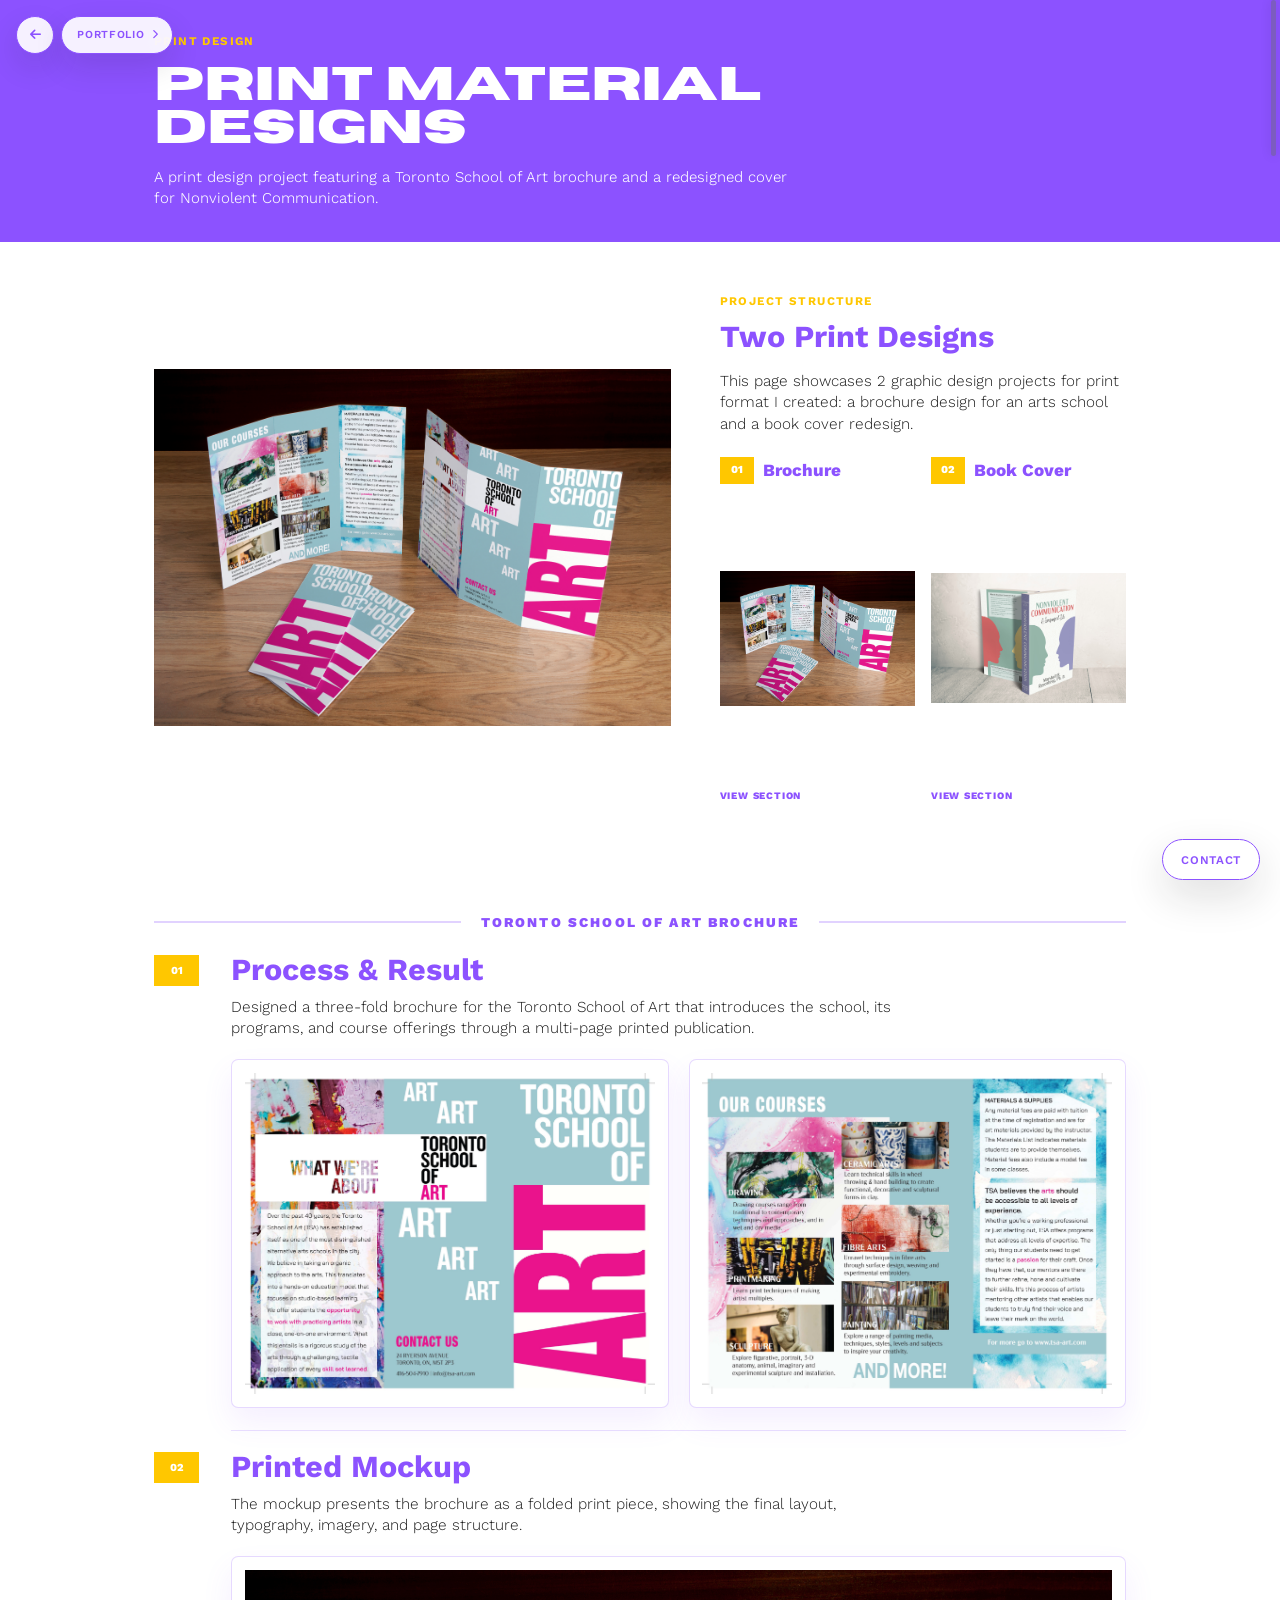
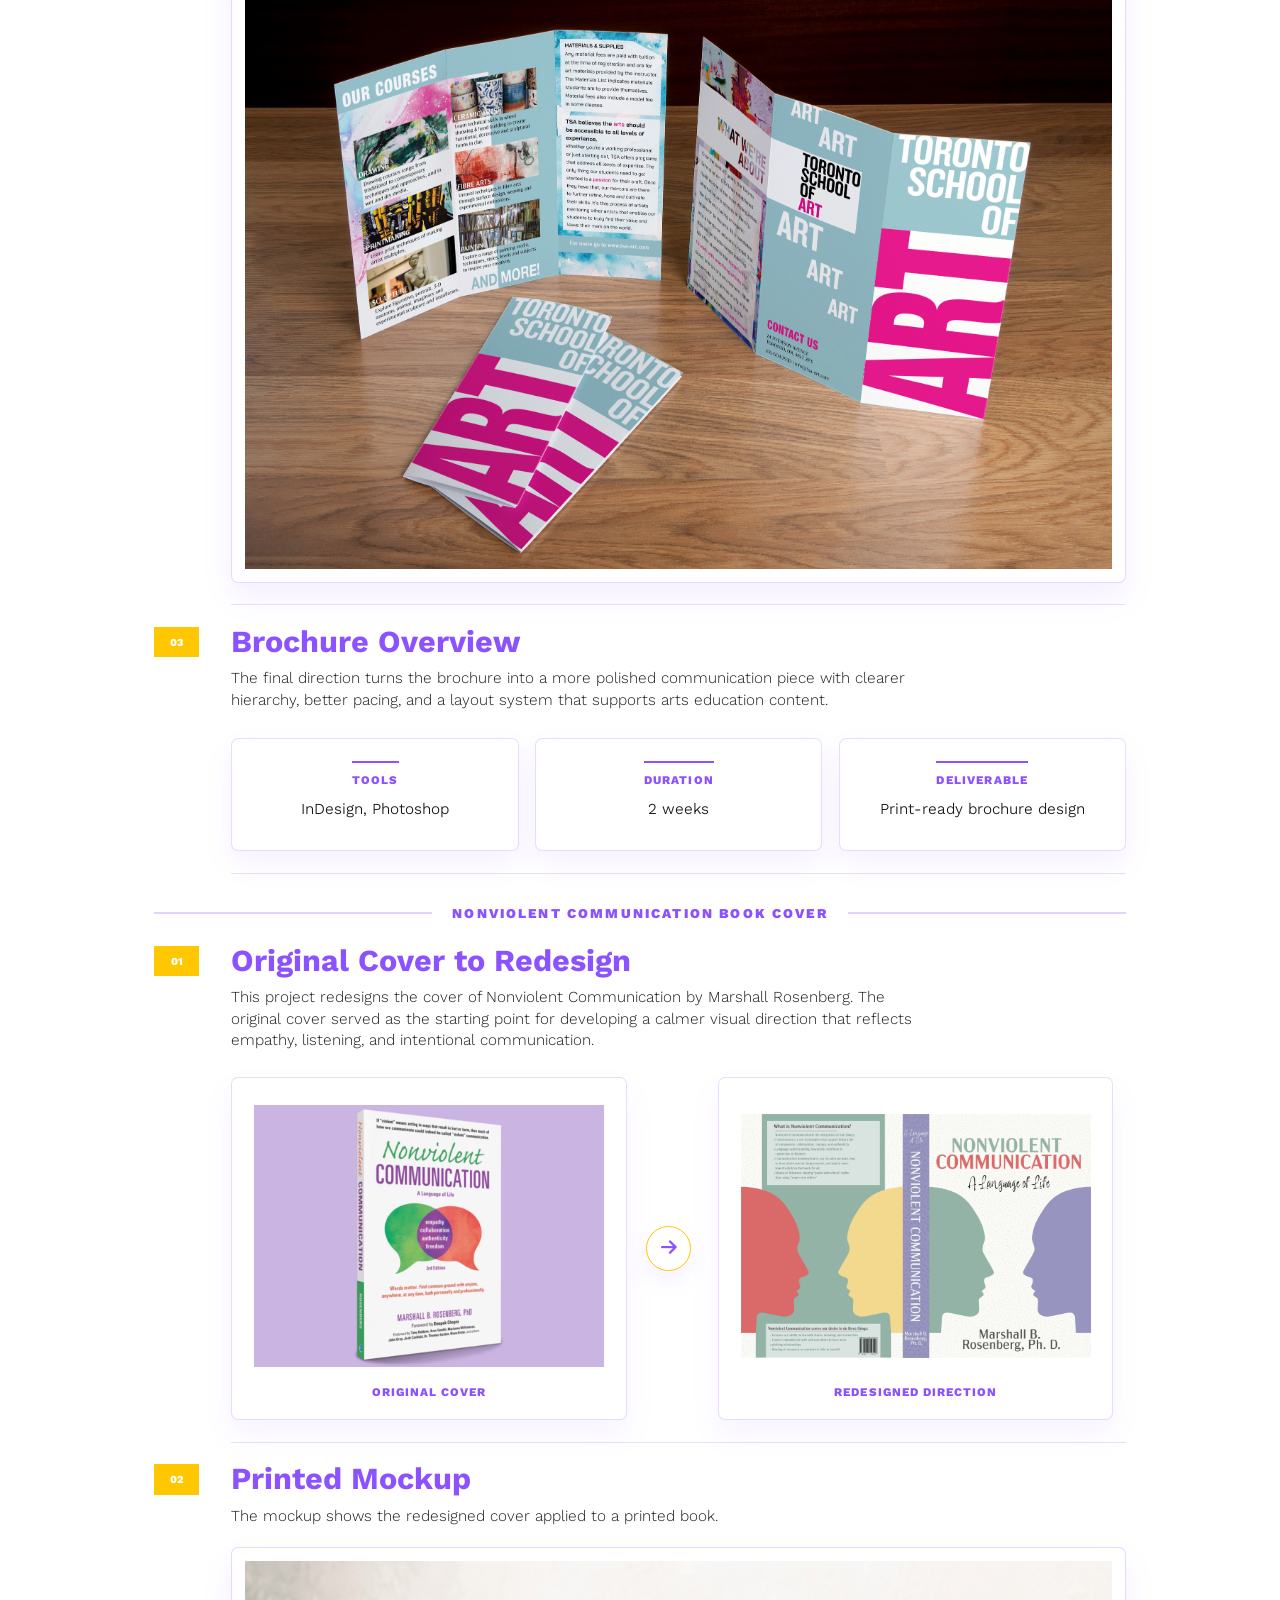
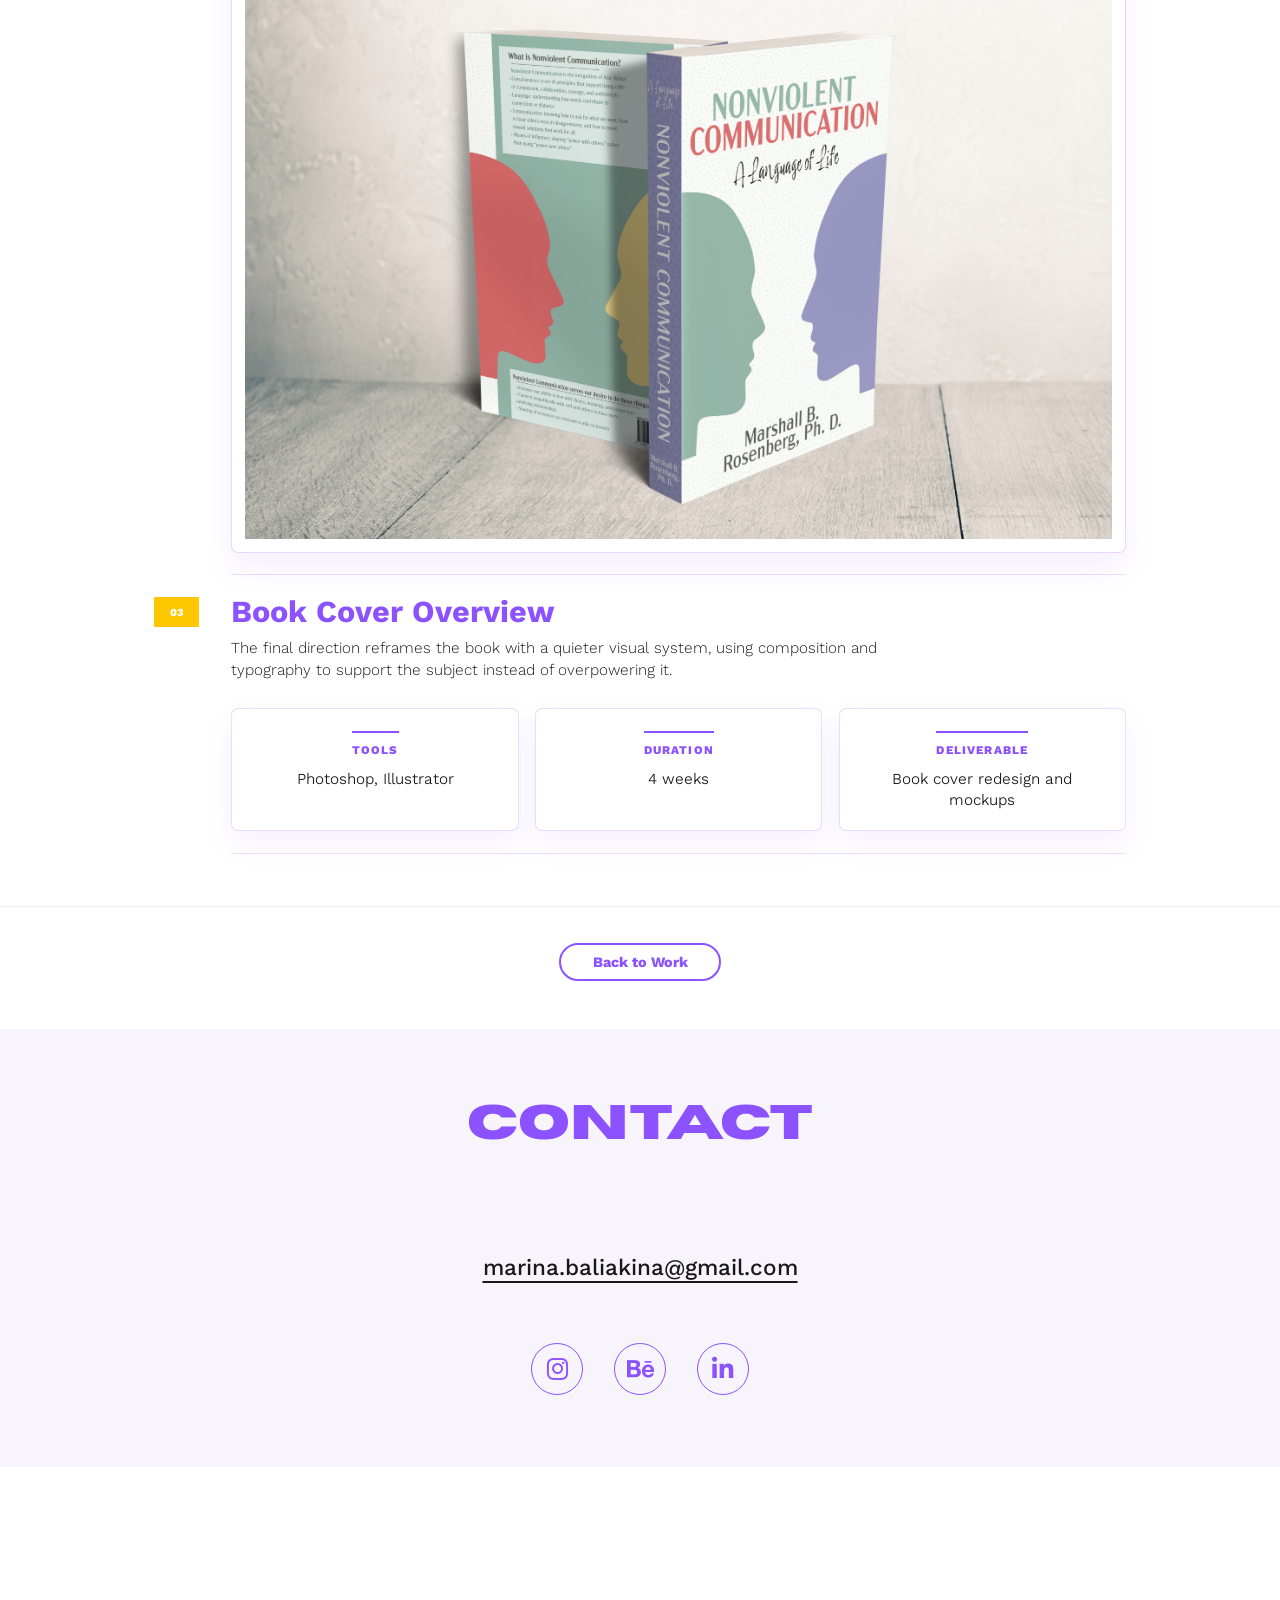
<file: html/brochure-case.html>
<!DOCTYPE html>
<html lang="en">
<head>
  <meta charset="UTF-8">
  <meta name="viewport" content="width=device-width, initial-scale=1.0">
  <title>Print Material Designs | Marina Baliakina</title>
  <link rel="icon" type="image/png" href="../assets/favicon.png">
  <link rel="apple-touch-icon" href="../assets/favicon.png">
  <link rel="stylesheet" href="https://cdnjs.cloudflare.com/ajax/libs/font-awesome/6.5.1/css/all.min.css">

  <link rel="stylesheet" href="../style/project-detail.css?v=mobile-menu-contact-fix-20260711">
</head>
<body class="balanced-project-page print-material-page">
  <nav class="case-nav" aria-label="Portfolio navigation">
    <a class="nav-home" href="../index.html#design" aria-label="Back to home">
      <i class="fa-solid fa-arrow-left"></i>
    </a>

    <div class="nav-portfolio">
      <button class="nav-portfolio-toggle" type="button" aria-label="Open portfolio categories" aria-expanded="false">
        <span class="nav-label">Portfolio</span>
        <i class="fa-solid fa-chevron-right nav-chevron" aria-hidden="true"></i>
        <span class="hamburger-lines" aria-hidden="true"><span></span><span></span><span></span></span>
      </button>
      <div class="nav-portfolio-links">
        <a href="../index.html" class="nav-link-home">Home</a>
        <a href="../index.html#smm">Social</a>
        <a href="../index.html#content">Content</a>
        <a href="../index.html#videography">Video</a>
        <a href="https://marina-baliakina.com" target="_blank" rel="noopener noreferrer">Photo</a>
        <a href="../index.html#design">Design</a>
        <a href="../index.html#contact">Contact</a>
      </div>
    </div>
  </nav>

<header class="project-hero project-hero-compact">
    <div class="project-hero-inner">
      <div>
        <span class="eyebrow">Print Design</span>
        <h1>Print Material Designs</h1>
        <p>A print design project featuring a Toronto School of Art brochure and a redesigned cover for Nonviolent Communication.</p>
      </div>
    </div>
  </header>

  <main>
    <section class="detail-section vinyl-presentation-section print-presentation-section">
      <div class="detail-inner">
        <div class="vinyl-presentation">
          <figure class="vinyl-presentation-image print-presentation-image">
            <img src="../assets/projects/brochure-design/brochure-mockup.jpg" alt="Toronto School of Art brochure and print design mockup">
          </figure>

          <div class="vinyl-design-map" aria-label="Print material project overview">
            <span class="eyebrow">Project Structure</span>
            <h2>Two Print Designs</h2>
            <p>
              This page showcases 2 graphic design projects for print format I created: a brochure design for an arts school and a book cover redesign.
            </p>

            <div class="vinyl-choice-grid" aria-label="Print material project directions">
              <a class="vinyl-choice-card" href="#brochure-design">
                <h3><span>01</span> Brochure</h3>
                <img src="../assets/projects/brochure-design/brochure-mockup.jpg" alt="Toronto School of Art brochure mockup">
              </a>
              <a class="vinyl-choice-card" href="#book-cover-design">
                <h3><span>02</span> Book Cover</h3>
                <img src="../assets/projects/book-cover/book-cover-mockup.jpg" alt="Nonviolent Communication book cover mockup">
              </a>
            </div>
          </div>
        </div>
      </div>
    </section>

    <section class="detail-section">
      <div class="detail-inner">
        <div class="process-list">
          <div class="vinyl-process-label" id="brochure-design">
            <span></span>
            <strong>TORONTO SCHOOL OF ART BROCHURE</strong>
            <span></span>
          </div>

          <article class="process-item">
            <div class="process-number">01</div>
            <div class="process-content">
              <h2>Process & Result</h2>
              <p>Designed a three-fold brochure for the Toronto School of Art that introduces the school, its programs, and course offerings through a multi-page printed publication.</p>
              <div class="placeholder-grid print-feature-grid">
                <div class="placeholder-media print-contain-media">
                  <img src="../assets/projects/brochure-design/front.jpg" alt="Toronto School of Art brochure front design">
                </div>
                <div class="placeholder-media print-contain-media">
                  <img src="../assets/projects/brochure-design/back.jpg" alt="Toronto School of Art brochure back design">
                </div>
              </div>
            </div>
          </article>

          <article class="process-item">
            <div class="process-number">02</div>
            <div class="process-content">
              <h2>Printed Mockup</h2>
              <p>The mockup presents the brochure as a folded print piece, showing the final layout, typography, imagery, and page structure.</p>
              <div class="placeholder-media wide print-contain-media">
                <img src="../assets/projects/brochure-design/brochure-mockup.jpg" alt="Printed brochure mockup for Toronto School of Art">
              </div>
            </div>
          </article>

          <article class="process-item">
            <div class="process-number">03</div>
            <div class="process-content">
              <h2>Brochure Overview</h2>
              <p>The final direction turns the brochure into a more polished communication piece with clearer hierarchy, better pacing, and a layout system that supports arts education content.</p>

              <div class="concert-detail-panels" aria-label="Toronto School of Art brochure project overview">
                <article>
                  <strong>Tools</strong>
                  <span>InDesign, Photoshop</span>
                </article>
                <article>
                  <strong>Duration</strong>
                  <span>2 weeks</span>
                </article>
                <article>
                  <strong>Deliverable</strong>
                  <span>Print-ready brochure design</span>
                </article>
              </div>
            </div>
          </article>

          <div class="vinyl-process-label" id="book-cover-design">
            <span></span>
            <strong>NONVIOLENT COMMUNICATION BOOK COVER</strong>
            <span></span>
          </div>

          <article class="process-item">
            <div class="process-number">01</div>
            <div class="process-content">
              <h2>Original Cover to Redesign</h2>
              <p>This project redesigns the cover of Nonviolent Communication by Marshall Rosenberg. The original cover served as the starting point for developing a calmer visual direction that reflects empathy, listening, and intentional communication.</p>
              <div class="logo-trace-comparison book-cover-comparison">
                <figure class="trace-card">
                  <img src="../assets/projects/book-cover/original-design.jpeg" alt="Original Nonviolent Communication book cover design">
                  <figcaption>Original Cover</figcaption>
                </figure>
                <div class="trace-arrow" aria-hidden="true">
                  <i class="fa-solid fa-arrow-right"></i>
                </div>
                <figure class="trace-card">
                  <img src="../assets/projects/book-cover/book2.jpg" alt="Redesigned Nonviolent Communication book cover">
                  <figcaption>Redesigned Direction</figcaption>
                </figure>
              </div>
            </div>
          </article>

          <article class="process-item">
            <div class="process-number">02</div>
            <div class="process-content">
              <h2>Printed Mockup</h2>
              <p>The mockup shows the redesigned cover applied to a printed book.</p>
              <div class="placeholder-media wide print-contain-media">
                <img src="../assets/projects/book-cover/book-cover-mockup.jpg" alt="Nonviolent Communication book cover mockup">
              </div>
            </div>
          </article>

          <article class="process-item">
            <div class="process-number">03</div>
            <div class="process-content">
              <h2>Book Cover Overview</h2>
              <p>The final direction reframes the book with a quieter visual system, using composition and typography to support the subject instead of overpowering it.</p>

              <div class="concert-detail-panels" aria-label="Nonviolent Communication book cover project overview">
                <article>
                  <strong>Tools</strong>
                  <span>Photoshop, Illustrator</span>
                </article>
                <article>
                  <strong>Duration</strong>
                  <span>4 weeks</span>
                </article>
                <article>
                  <strong>Deliverable</strong>
                  <span>Book cover redesign and mockups</span>
                </article>
              </div>
            </div>
          </article>
        </div>
      </div>
    </section>
  </main>

  <footer class="project-footer">
    <a href="../index.html#design">Back to Work</a>
  </footer>
  <a class="floating-contact" href="#contact">CONTACT</a>

  <footer class="contact" id="contact">
    <h2 class="section-title purple-text">CONTACT</h2>
    <a class="email-link" href="mailto:marina.baliakina@gmail.com">marina.baliakina@gmail.com</a>

    <div class="social-links" aria-label="Social links">
      <a href="https://instagram.com/marirror" target="_blank" rel="noopener noreferrer" aria-label="Instagram">
        <i class="fa-brands fa-instagram" aria-hidden="true"></i>
      </a>
      <a href="https://www.behance.net/marlinok" target="_blank" rel="noopener noreferrer" aria-label="Behance">
        <i class="fa-brands fa-behance" aria-hidden="true"></i>
      </a>
      <a href="https://www.linkedin.com/in/marina-baliakina/" target="_blank" rel="noopener noreferrer" aria-label="LinkedIn">
        <i class="fa-brands fa-linkedin-in" aria-hidden="true"></i>
      </a>
    </div>
  </footer>
  <script>
    const contactSection = document.querySelector("#contact");
    const floatingContact = document.querySelector(".floating-contact");

    if (contactSection && floatingContact) {
      const updateFloatingContact = () => {
        const rect = contactSection.getBoundingClientRect();
        const contactIsVisible = rect.top < window.innerHeight && rect.bottom > 0;
        floatingContact.classList.toggle("is-hidden", contactIsVisible);
      };

      window.addEventListener("scroll", updateFloatingContact, { passive: true });
      window.addEventListener("resize", updateFloatingContact);
      updateFloatingContact();
    }
  </script>
  <script>
    document.querySelectorAll(".detail-menu").forEach((menu) => {
      const toggle = menu.querySelector(".detail-menu-toggle");
      const links = menu.querySelectorAll("a");

      toggle.addEventListener("click", () => {
        const isOpen = menu.classList.toggle("is-open");
        toggle.setAttribute("aria-expanded", String(isOpen));
      });

      links.forEach((link) => {
        link.addEventListener("click", () => {
          menu.classList.remove("is-open");
          toggle.setAttribute("aria-expanded", "false");
        });
      });
    });
  </script>

  <script src="../scripts/scrollbar.js"></script>
  <script src="../scripts/portfolio-nav.js?v=mobile-menu-contact-fix-20260711"></script>
  <script src="../scripts/reveal.js?v=mobile-menu-contact-fix-20260711"></script>
</body>
</html>
</file>
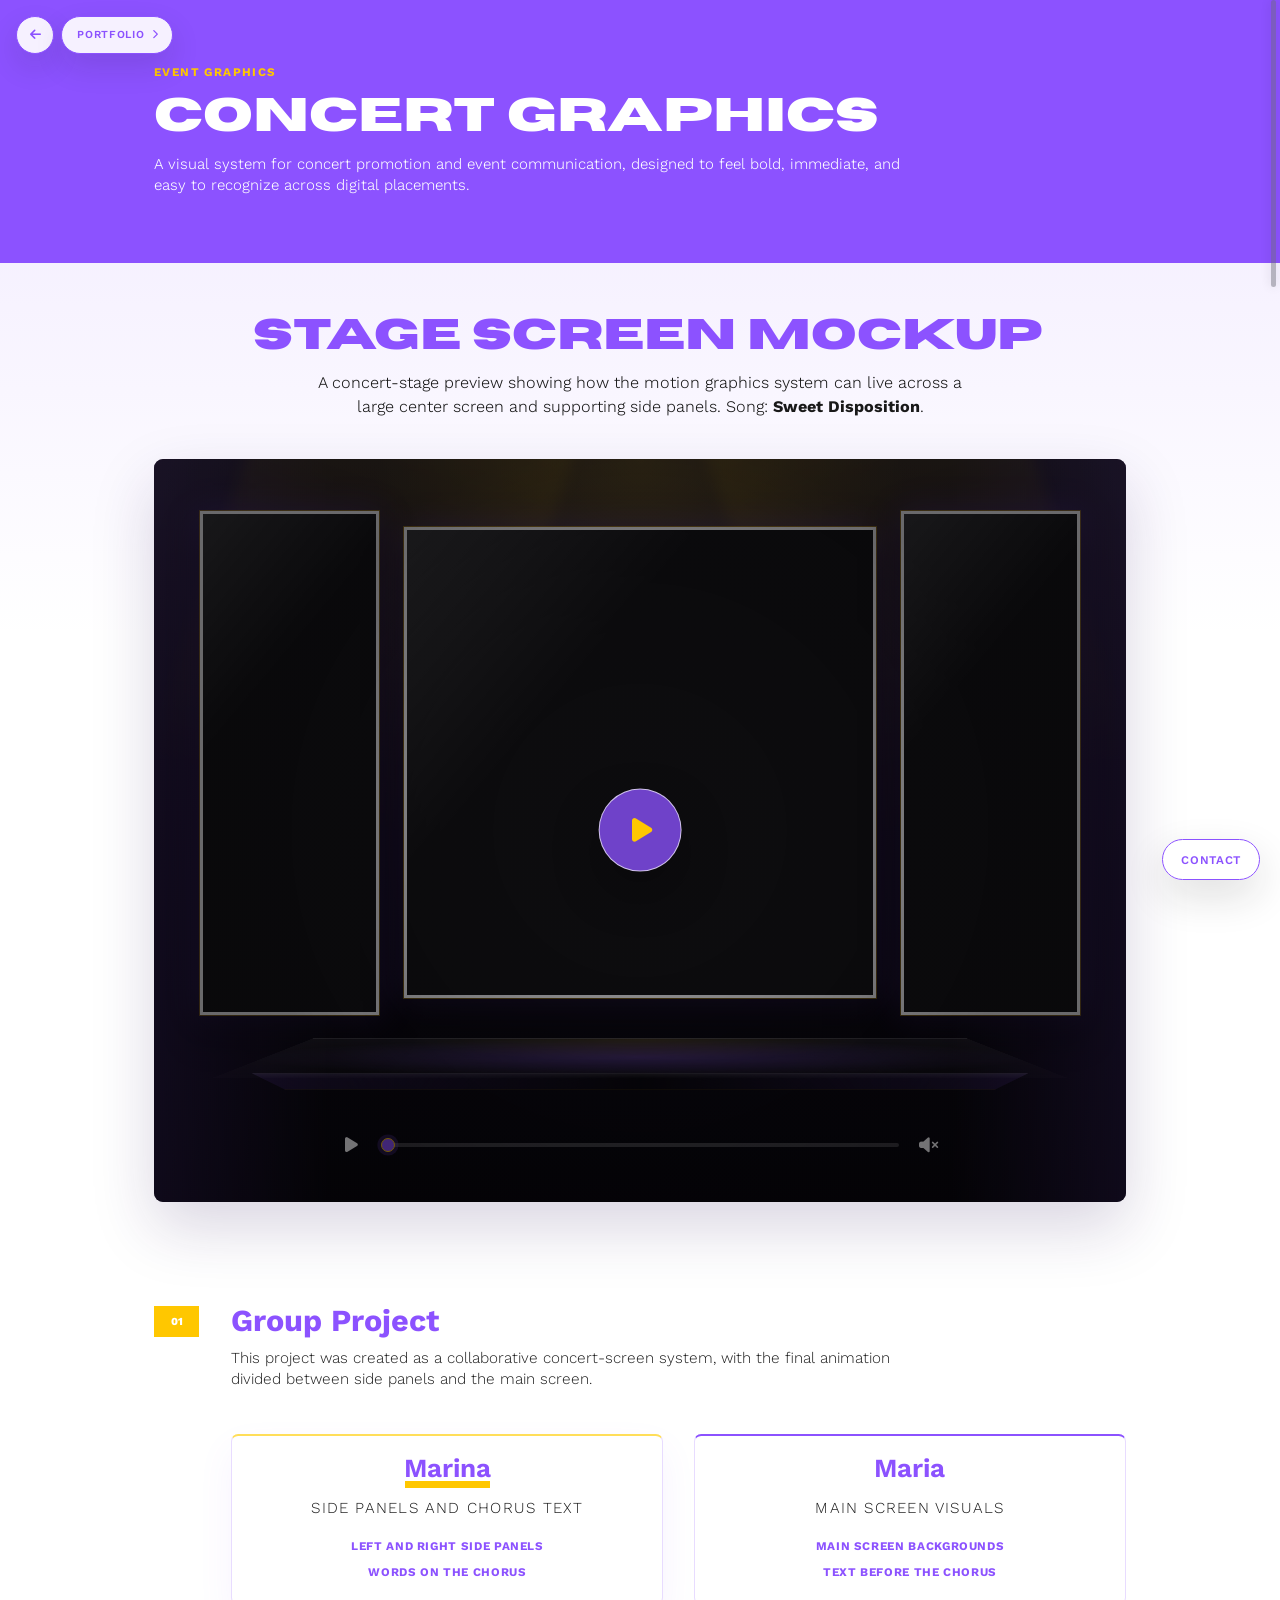
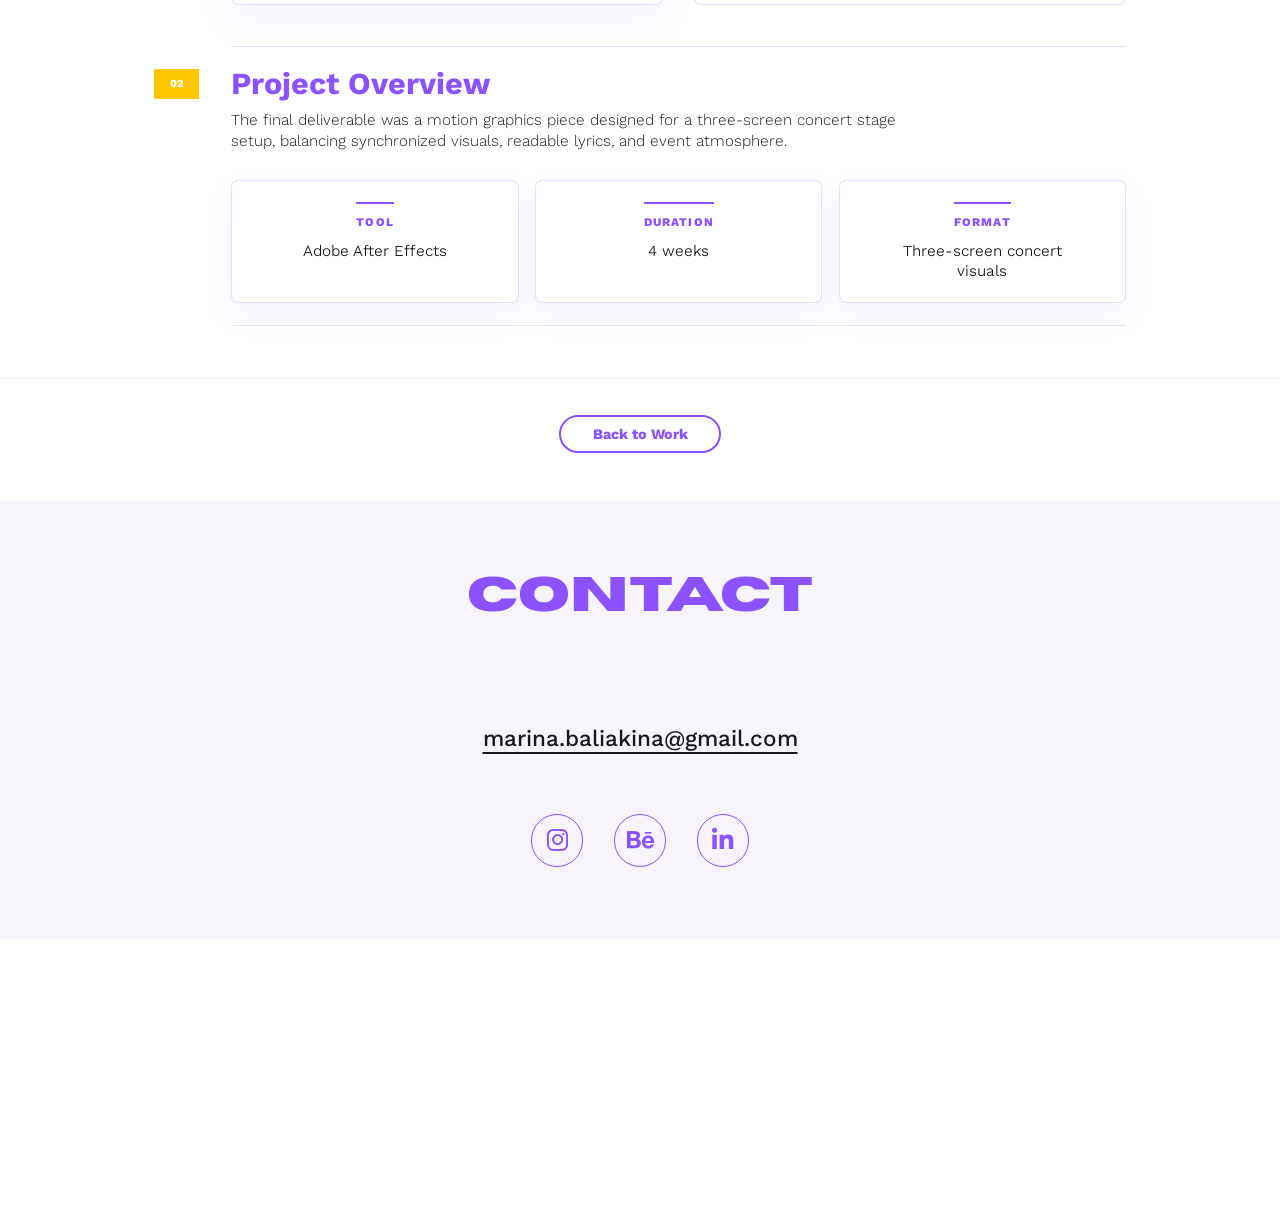
<file: html/concert-graphics-case.html>
<!DOCTYPE html>
<html lang="en">
<head>
  <meta charset="UTF-8">
  <meta name="viewport" content="width=device-width, initial-scale=1.0">
  <title>Concert Graphics | Marina Baliakina</title>
  <link rel="icon" type="image/png" href="../assets/favicon.png">
  <link rel="apple-touch-icon" href="../assets/favicon.png">
  <link rel="stylesheet" href="https://cdnjs.cloudflare.com/ajax/libs/font-awesome/6.5.1/css/all.min.css">

  <link rel="stylesheet" href="../style/project-detail.css?v=mobile-menu-contact-fix-20260711">
</head>
<body class="balanced-project-page">
  <nav class="case-nav" aria-label="Portfolio navigation">
    <a class="nav-home" href="../index.html#design" aria-label="Back to home">
      <i class="fa-solid fa-arrow-left"></i>
    </a>

    <div class="nav-portfolio">
      <button class="nav-portfolio-toggle" type="button" aria-label="Open portfolio categories" aria-expanded="false">
        <span class="nav-label">Portfolio</span>
        <i class="fa-solid fa-chevron-right nav-chevron" aria-hidden="true"></i>
        <span class="hamburger-lines" aria-hidden="true"><span></span><span></span><span></span></span>
      </button>
      <div class="nav-portfolio-links">
        <a href="../index.html" class="nav-link-home">Home</a>
        <a href="../index.html#smm">Social</a>
        <a href="../index.html#content">Content</a>
        <a href="../index.html#videography">Video</a>
        <a href="https://marina-baliakina.com" target="_blank" rel="noopener noreferrer">Photo</a>
        <a href="../index.html#design">Design</a>
        <a href="../index.html#contact">Contact</a>
      </div>
    </div>
  </nav>

<header class="project-hero project-hero-compact concert-project-hero">
    <div class="project-hero-inner">
      <div>
        <span class="eyebrow">Event Graphics</span>
        <h1>Concert Graphics</h1>
        <p>A visual system for concert promotion and event communication, designed to feel bold, immediate, and easy to recognize across digital placements.</p>
      </div>
    </div>
  </header>

  <main>
    <section class="detail-section concert-stage-section">
      <div class="detail-inner">
        <div class="section-heading concert-stage-heading">
          <h2 class="section-title">Stage Screen Mockup</h2>
          <p>A concert-stage preview showing how the motion graphics system can live across a large center screen and supporting side panels. Song: <strong>Sweet Disposition</strong>.</p>
        </div>

        <div class="concert-stage-mockup is-loading" aria-label="Concert stage screen mockup">
          <button class="stage-replay-button" type="button" aria-label="Replay stage videos">
            <i class="fa-solid fa-rotate-right" aria-hidden="true"></i>
            <span>Replay</span>
          </button>
          <button class="stage-start-button" type="button" aria-label="Play stage mockup with sound">
            <i class="fa-solid fa-play" aria-hidden="true"></i>
          </button>
          <div class="stage-end-cover" aria-hidden="true"></div>

          <div class="stage-light stage-light-left"></div>
          <div class="stage-light stage-light-right"></div>

          <div class="stage-screens">
            <div class="stage-screen side-screen left-panel">
              <iframe
                class="stage-vimeo"
                src="https://player.vimeo.com/video/1199063254?autoplay=0&amp;muted=1&amp;loop=0&amp;autopause=0&amp;controls=0&amp;title=0&amp;byline=0&amp;portrait=0&amp;playsinline=1"
                title="Concert side screen left"
                frameborder="0"
                allow="autoplay; fullscreen; picture-in-picture; encrypted-media"
                loading="eager">
              </iframe>
            </div>

            <div class="stage-screen main-screen">
              <iframe
                class="stage-vimeo stage-audio-video"
                src="https://player.vimeo.com/video/1199063256?autoplay=0&amp;muted=1&amp;loop=0&amp;autopause=0&amp;controls=0&amp;title=0&amp;byline=0&amp;portrait=0&amp;playsinline=1"
                title="Concert center screen"
                frameborder="0"
                allow="autoplay; fullscreen; picture-in-picture; encrypted-media"
                loading="eager">
              </iframe>
            </div>

            <div class="stage-screen side-screen right-panel">
              <iframe
                class="stage-vimeo"
                src="https://player.vimeo.com/video/1199063255?autoplay=0&amp;muted=1&amp;loop=0&amp;autopause=0&amp;controls=0&amp;title=0&amp;byline=0&amp;portrait=0&amp;playsinline=1"
                title="Concert side screen right"
                frameborder="0"
                allow="autoplay; fullscreen; picture-in-picture; encrypted-media"
                loading="eager">
              </iframe>
            </div>
          </div>

          <div class="stage-floor" aria-hidden="true">
            <span></span>
            <span></span>
            <span></span>
          </div>
          <div class="stage-playback" aria-label="Stage video playback">
            <button class="stage-play-toggle" type="button" aria-label="Play stage videos">
              <i class="fa-solid fa-play" aria-hidden="true"></i>
            </button>
            <input class="stage-progress" type="range" min="0" max="1000" value="0" aria-label="Stage video progress">
            <button class="stage-audio-toggle" type="button" aria-label="Unmute stage audio">
              <i class="fa-solid fa-volume-xmark" aria-hidden="true"></i>
            </button>
          </div>
        </div>
      </div>
    </section>

    <section class="detail-section">
      <div class="detail-inner">
        <div class="process-list concert-process-list">
          <article class="process-item">
            <div class="process-number">01</div>
            <div class="process-content">
              <h2>Group Project</h2>
              <p>
                This project was created as a collaborative concert-screen system, with the final animation divided between side panels and the main screen.
              </p>

              <div class="concert-split-columns">
                <div class="is-featured">
                  <h3>Marina</h3>
                  <p class="concert-role">Side panels and chorus text</p>
                  <ul class="concert-list">
                    <li>Left and right side panels</li>
                    <li>Words on the chorus</li>
                  </ul>
                </div>

                <div>
                  <h3>Maria</h3>
                  <p class="concert-role">Main screen visuals</p>
                  <ul class="concert-list">
                    <li>Main screen backgrounds</li>
                    <li>Text before the chorus</li>
                  </ul>
                </div>
              </div>
            </div>
          </article>

          <article class="process-item">
            <div class="process-number">02</div>
            <div class="process-content">
              <h2>Project Overview</h2>
              <p>
                The final deliverable was a motion graphics piece designed for a three-screen concert stage setup, balancing synchronized visuals, readable lyrics, and event atmosphere.
              </p>

              <div class="concert-detail-panels" aria-label="Concert graphics project details">
                <article>
                  <strong>Tool</strong>
                  <span>Adobe After Effects</span>
                </article>
                <article>
                  <strong>Duration</strong>
                  <span>4 weeks</span>
                </article>
                <article>
                  <strong>Format</strong>
                  <span>Three-screen concert visuals</span>
                </article>
              </div>
            </div>
          </article>
        </div>
      </div>
    </section>
  </main>

  <footer class="project-footer">
    <a href="../index.html#design">Back to Work</a>
  </footer>
  <a class="floating-contact" href="#contact">CONTACT</a>

  <footer class="contact" id="contact">
    <h2 class="section-title purple-text">CONTACT</h2>
    <a class="email-link" href="mailto:marina.baliakina@gmail.com">marina.baliakina@gmail.com</a>

    <div class="social-links" aria-label="Social links">
      <a href="https://instagram.com/marirror" target="_blank" rel="noopener noreferrer" aria-label="Instagram">
        <i class="fa-brands fa-instagram" aria-hidden="true"></i>
      </a>
      <a href="https://www.behance.net/marlinok" target="_blank" rel="noopener noreferrer" aria-label="Behance">
        <i class="fa-brands fa-behance" aria-hidden="true"></i>
      </a>
      <a href="https://www.linkedin.com/in/marina-baliakina/" target="_blank" rel="noopener noreferrer" aria-label="LinkedIn">
        <i class="fa-brands fa-linkedin-in" aria-hidden="true"></i>
      </a>
    </div>
  </footer>
  <script id="vimeo-player-api" src="https://player.vimeo.com/api/player.js" async></script>
  <script>
    const stageMockup = document.querySelector(".concert-stage-mockup");
    const stageFrames = [...document.querySelectorAll(".concert-stage-mockup iframe")];
    const stageAudioFrame = document.querySelector(".stage-audio-video");
    const stageAudioToggle = document.querySelector(".stage-audio-toggle");
    const stageReplayButton = document.querySelector(".stage-replay-button");
    const stageStartButton = document.querySelector(".stage-start-button");
    const stagePlayToggle = document.querySelector(".stage-play-toggle");
      const stageProgress = document.querySelector(".stage-progress");
      const vimeoApiScript = document.querySelector("#vimeo-player-api");
      let stageVimeoEnhanced = false;

    const revealStageScreens = () => {
      if (stageMockup) {
        stageMockup.classList.remove("is-loading");
      }
    };

    const setupStageVimeo = () => {
      if (!window.Vimeo || !stageFrames.length) return;
      stageVimeoEnhanced = true;

      const stagePlayers = stageFrames.map((frame) => ({
        frame,
        player: new Vimeo.Player(frame)
      }));
      const stageAudioEntry = stagePlayers.find(({ frame }) => frame === stageAudioFrame);
      const stageAudioPlayer = stageAudioEntry?.player || null;
      const allStagePlayers = stagePlayers.map(({ player }) => player);
      const sideStagePlayers = stagePlayers
        .filter(({ player }) => player !== stageAudioPlayer)
        .map(({ player }) => player);
      let stageAudioIsMuted = true;
      let stageDuration = 0;
      let isSeekingStage = false;
      let stageIsPaused = true;
      let stageSyncTimer = null;
      let stageStartTimer = null;
      const sidePanelStartDelay = 180;
      const stageDelay = (ms) => new Promise((resolve) => window.setTimeout(resolve, ms));
      const withStageTimeout = (promise, ms = 1400) => Promise.race([
        promise,
        stageDelay(ms)
      ]);

      const setStagePlayIcon = () => {
        const icon = stagePlayToggle?.querySelector("i");
        if (!icon) return;
        icon.className = stageIsPaused ? "fa-solid fa-play" : "fa-solid fa-pause";
        stagePlayToggle.setAttribute("aria-label", stageIsPaused ? "Play stage videos" : "Pause stage videos");
      };

      const updateStageProgress = (percent) => {
        if (!stageProgress) return;
        if (!Number.isFinite(percent)) return;
        const bounded = Math.max(0, Math.min(100, percent));
        stageProgress.style.setProperty("--stage-progress", `${bounded}%`);
        stageProgress.value = String(Math.round(bounded * 10));
      };

      const setStageAudioMuted = async (isMuted) => {
        stageAudioIsMuted = isMuted;
        if (stageAudioPlayer) {
          await stageAudioPlayer.setMuted(isMuted).catch(() => {});
        }

        stageAudioToggle?.classList.toggle("is-unmuted", !isMuted);
        stageAudioToggle?.setAttribute("aria-label", isMuted ? "Unmute stage audio" : "Mute stage audio");

        const audioIcon = stageAudioToggle?.querySelector("i");
        if (audioIcon) {
          audioIcon.className = isMuted ? "fa-solid fa-volume-xmark" : "fa-solid fa-volume-high";
        }
      };

      const waitForStagePlayers = async () => {
        await withStageTimeout(Promise.all(allStagePlayers.map((player) => player.ready().catch(() => {}))), 1600);
        await withStageTimeout(Promise.all(allStagePlayers.map((player) => player.setAutopause(false).catch(() => {}))), 900);
      };

      const prepareStagePlayers = async (targetTime = 0) => {
        if (stageMockup) {
          stageMockup.classList.add("is-loading");
        }

        await waitForStagePlayers();
        await withStageTimeout(Promise.all(allStagePlayers.map(async (player) => {
          await player.setAutopause(false).catch(() => {});
          await player.setMuted(true).catch(() => {});
          await player.setCurrentTime(targetTime).catch(() => {});
        })), 1300);
      };

      const syncStageVideosToAudio = async (force = false) => {
        if (!stageAudioPlayer || stageIsPaused || isSeekingStage) return;

        const referenceTime = await stageAudioPlayer.getCurrentTime().catch(() => null);
        if (typeof referenceTime !== "number") return;

        await Promise.all(stagePlayers.map(async ({ player }) => {
          if (player === stageAudioPlayer) return;
          const currentTime = await player.getCurrentTime().catch(() => null);
          if (typeof currentTime !== "number") return;

          const drift = Math.abs(currentTime - referenceTime);
          if (force || drift > 0.18) {
            await player.setCurrentTime(referenceTime).catch(() => {});
            await player.play().catch(() => {});
          }
        }));
      };

      const startStageSyncLoop = () => {
        if (stageSyncTimer) window.clearInterval(stageSyncTimer);
        stageSyncTimer = window.setInterval(() => {
          syncStageVideosToAudio();
        }, 900);
      };

      const playStagePlayersWithSideDelay = async () => {
        if (!stageAudioPlayer) {
          // Previous no-delay start:
          // await withStageTimeout(Promise.all(allStagePlayers.map((player) => player.play().catch(() => null))), 1200);
          await withStageTimeout(Promise.all(allStagePlayers.map((player) => player.play().catch(() => null))), 1200);
          return;
        }

        await withStageTimeout(stageAudioPlayer.play().catch(() => null), 700);
        await stageDelay(sidePanelStartDelay);
        await withStageTimeout(Promise.all(sideStagePlayers.map((player) => player.play().catch(() => null))), 900);
      };

      const playSyncedStageVideos = async () => {
        // Previous no-delay start:
        // await withStageTimeout(Promise.all(allStagePlayers.map((player) => player.play().catch(() => null))), 1200);
        await playStagePlayersWithSideDelay();

        const pausedStates = await withStageTimeout(Promise.all(allStagePlayers.map((player) => player.getPaused().catch(() => false))), 600) || [];
        const anyPaused = pausedStates.some(Boolean);

        if (anyPaused && !stageIsPaused) {
          if (stageStartTimer) window.clearTimeout(stageStartTimer);
          stageStartTimer = window.setTimeout(playSyncedStageVideos, 700);
          return;
        }

        startStageSyncLoop();
        window.setTimeout(() => syncStageVideosToAudio(true), 450);
        window.setTimeout(() => syncStageVideosToAudio(true), 1200);
        window.setTimeout(revealStageScreens, 260);
      };

      const playStageVideosFromStart = async ({ withAudio = false } = {}) => {
        if (stageMockup) {
          stageMockup.classList.remove("is-ended");
          stageMockup.classList.add("has-started");
          stageMockup.classList.add("is-loading");
        }
        window.setTimeout(revealStageScreens, 1600);

        if (stageStartTimer) window.clearTimeout(stageStartTimer);
        await prepareStagePlayers(0);

        if (stageAudioPlayer) {
          await setStageAudioMuted(withAudio ? false : stageAudioIsMuted);
        }

        stageIsPaused = false;
        setStagePlayIcon();
        updateStageProgress(0);

        // Previous no-delay start:
        // await withStageTimeout(Promise.all(allStagePlayers.map((player) => player.play().catch(() => null))), 1200);
        await playStagePlayersWithSideDelay();

        startStageSyncLoop();
        window.setTimeout(revealStageScreens, 420);
        window.setTimeout(() => {
          // Previous no-delay retry:
          // allStagePlayers.forEach((player) => player.play().catch(() => {}));
          stageAudioPlayer?.play().catch(() => {});
          window.setTimeout(() => {
            sideStagePlayers.forEach((player) => player.play().catch(() => {}));
          }, sidePanelStartDelay);
          syncStageVideosToAudio(true);
        }, 240);
        window.setTimeout(() => syncStageVideosToAudio(true), 900);
      };

      window.setTimeout(revealStageScreens, 5600);

      if (stageAudioPlayer) {
        stageAudioPlayer.ready()
          .then(() => stageAudioPlayer.getDuration())
          .then((duration) => {
            stageDuration = duration || 0;
          })
          .catch(() => {});

        stageAudioPlayer.on("timeupdate", ({ seconds, percent }) => {
          if (isSeekingStage) return;
          updateStageProgress(typeof percent === "number" ? percent * 100 : (seconds / stageDuration) * 100);

          if (typeof percent === "number" && percent > 0.985 && stageMockup) {
            stageMockup.classList.add("is-ended");
            stageIsPaused = true;
            setStagePlayIcon();
          }
        });

        stageAudioPlayer.on("ended", () => {
          if (stageMockup) {
            stageMockup.classList.add("is-ended");
          }
          stageIsPaused = true;
          setStagePlayIcon();
          updateStageProgress(100);
        });
      }

      if (stageReplayButton) {
        stageReplayButton.addEventListener("click", () => playStageVideosFromStart());
      }

      if (stageStartButton) {
        stageStartButton.addEventListener("click", () => {
          playStageVideosFromStart({ withAudio: true });
        });
      }

      if (stageProgress && stageAudioPlayer) {
        const seekStageVideos = async () => {
          if (!stageDuration) {
            stageDuration = await stageAudioPlayer.getDuration().catch(() => 0);
          }

          const targetTime = (Number(stageProgress.value) / 1000) * stageDuration;
          updateStageProgress(Number(stageProgress.value) / 10);

          if (stageMockup) {
            stageMockup.classList.remove("is-ended");
          }

          await waitForStagePlayers();
          await Promise.all(allStagePlayers.map((player) => player.setCurrentTime(targetTime).catch(() => {})));
          await new Promise((resolve) => window.setTimeout(resolve, 120));
          await Promise.all(allStagePlayers.map((player) => player.play().catch(() => {})));
          stageIsPaused = false;
          setStagePlayIcon();
          startStageSyncLoop();
          window.setTimeout(() => syncStageVideosToAudio(true), 450);
        };

        stageProgress.addEventListener("input", () => {
          isSeekingStage = true;
          updateStageProgress(Number(stageProgress.value) / 10);
        });

        stageProgress.addEventListener("change", async () => {
          await seekStageVideos();
          isSeekingStage = false;
        });
      }

      if (stagePlayToggle) {
        stagePlayToggle.addEventListener("click", async () => {
          if (stageMockup?.classList.contains("is-ended")) {
            playStageVideosFromStart();
            return;
          }

          if (!stageMockup?.classList.contains("has-started")) {
            playStageVideosFromStart();
            return;
          }

          stageIsPaused = !stageIsPaused;

          if (stageIsPaused) {
            await Promise.all(allStagePlayers.map((player) => player.pause().catch(() => {})));
          } else {
            await waitForStagePlayers();
            await playSyncedStageVideos();
          }

          setStagePlayIcon();
        });
      }

      if (stageMockup) {
        stageMockup.addEventListener("click", async (event) => {
          if (event.target.closest("button, input, a")) return;

          if (stageMockup.classList.contains("is-ended")) {
            playStageVideosFromStart();
            return;
          }

          if (!stageMockup.classList.contains("has-started")) {
            playStageVideosFromStart({ withAudio: true });
            return;
          }

          stageIsPaused = !stageIsPaused;

          if (stageIsPaused) {
            await Promise.all(allStagePlayers.map((player) => player.pause().catch(() => {})));
          } else {
            await waitForStagePlayers();
            await playSyncedStageVideos();
          }

          setStagePlayIcon();
        });
      }

      if (stageAudioToggle && stageAudioPlayer) {
        stageAudioToggle.addEventListener("click", () => {
          setStageAudioMuted(!stageAudioIsMuted);
          stageAudioPlayer.play().catch(() => {});
        });
      }
    };

    if (window.Vimeo) {
      setupStageVimeo();
    } else if (vimeoApiScript) {
      vimeoApiScript.addEventListener("load", setupStageVimeo, { once: true });
    }

    window.setTimeout(() => {
      if (stageVimeoEnhanced || !stageFrames.length) return;
      revealStageScreens();
    }, 900);

    if (stageAudioToggle && stageAudioFrame) {
      const audioIcon = stageAudioToggle.querySelector("i");
      let fallbackAudioIsMuted = true;

      stageAudioToggle.addEventListener("click", () => {
        if (stageVimeoEnhanced) return;

        const shouldUnmute = fallbackAudioIsMuted;
        fallbackAudioIsMuted = !shouldUnmute;

        const audioUrl = new URL(stageAudioFrame.src);
        audioUrl.searchParams.set("muted", shouldUnmute ? "0" : "1");
        audioUrl.searchParams.set("autoplay", "1");
        stageAudioFrame.src = audioUrl.toString();

        stageAudioToggle.classList.toggle("is-unmuted", shouldUnmute);
        stageAudioToggle.setAttribute("aria-label", shouldUnmute ? "Mute stage audio" : "Unmute stage audio");

        if (audioIcon) {
          audioIcon.className = shouldUnmute ? "fa-solid fa-volume-high" : "fa-solid fa-volume-xmark";
        }
      });
    }

    if (stageReplayButton) {
      stageReplayButton.addEventListener("click", () => {
        if (stageVimeoEnhanced) return;

        stageFrames.forEach((frame) => {
          const frameUrl = new URL(frame.src);
          frameUrl.searchParams.set("autoplay", "1");
          frameUrl.searchParams.set("loop", "0");
          frame.src = frameUrl.toString();
        });

        if (stageMockup) {
          stageMockup.classList.remove("is-ended");
        }

        if (stageProgress) {
          stageProgress.value = "0";
          stageProgress.style.setProperty("--stage-progress", "0%");
        }
      });
    }

    if (stageStartButton) {
      stageStartButton.addEventListener("click", () => {
        if (stageVimeoEnhanced) return;

        stageFrames.forEach((frame) => {
          const frameUrl = new URL(frame.src);
          frameUrl.searchParams.set("autoplay", "1");
          frameUrl.searchParams.set("loop", "0");
          frameUrl.searchParams.set("autopause", "0");
          frameUrl.searchParams.set("muted", frame === stageAudioFrame ? "0" : "1");
          frame.src = frameUrl.toString();
        });

        if (stageMockup) {
          stageMockup.classList.remove("is-ended");
          stageMockup.classList.add("has-started");
        }

        stageAudioToggle?.classList.add("is-unmuted");
        const audioIcon = stageAudioToggle?.querySelector("i");
        if (audioIcon) audioIcon.className = "fa-solid fa-volume-high";
      });
    }

    if (stagePlayToggle) {
      stagePlayToggle.addEventListener("click", () => {
        if (stageVimeoEnhanced) return;

        stageFrames.forEach((frame) => {
          const frameUrl = new URL(frame.src);
          frameUrl.searchParams.set("autoplay", "1");
          frame.src = frameUrl.toString();
        });
      });
    }

    const contactSection = document.querySelector("#contact");
    const floatingContact = document.querySelector(".floating-contact");

    if (contactSection && floatingContact) {
      const updateFloatingContact = () => {
        const rect = contactSection.getBoundingClientRect();
        const contactIsVisible = rect.top < window.innerHeight && rect.bottom > 0;
        floatingContact.classList.toggle("is-hidden", contactIsVisible);
      };

      window.addEventListener("scroll", updateFloatingContact, { passive: true });
      window.addEventListener("resize", updateFloatingContact);
      updateFloatingContact();
    }
  </script>
  <script>
    document.querySelectorAll(".detail-menu").forEach((menu) => {
      const toggle = menu.querySelector(".detail-menu-toggle");
      const links = menu.querySelectorAll("a");

      toggle.addEventListener("click", () => {
        const isOpen = menu.classList.toggle("is-open");
        toggle.setAttribute("aria-expanded", String(isOpen));
      });

      links.forEach((link) => {
        link.addEventListener("click", () => {
          menu.classList.remove("is-open");
          toggle.setAttribute("aria-expanded", "false");
        });
      });
    });
  </script>

  <script src="../scripts/scrollbar.js"></script>
  <script src="../scripts/portfolio-nav.js?v=mobile-menu-contact-fix-20260711"></script>
  <script src="../scripts/reveal.js?v=mobile-menu-contact-fix-20260711"></script>
</body>
</html>
</file>
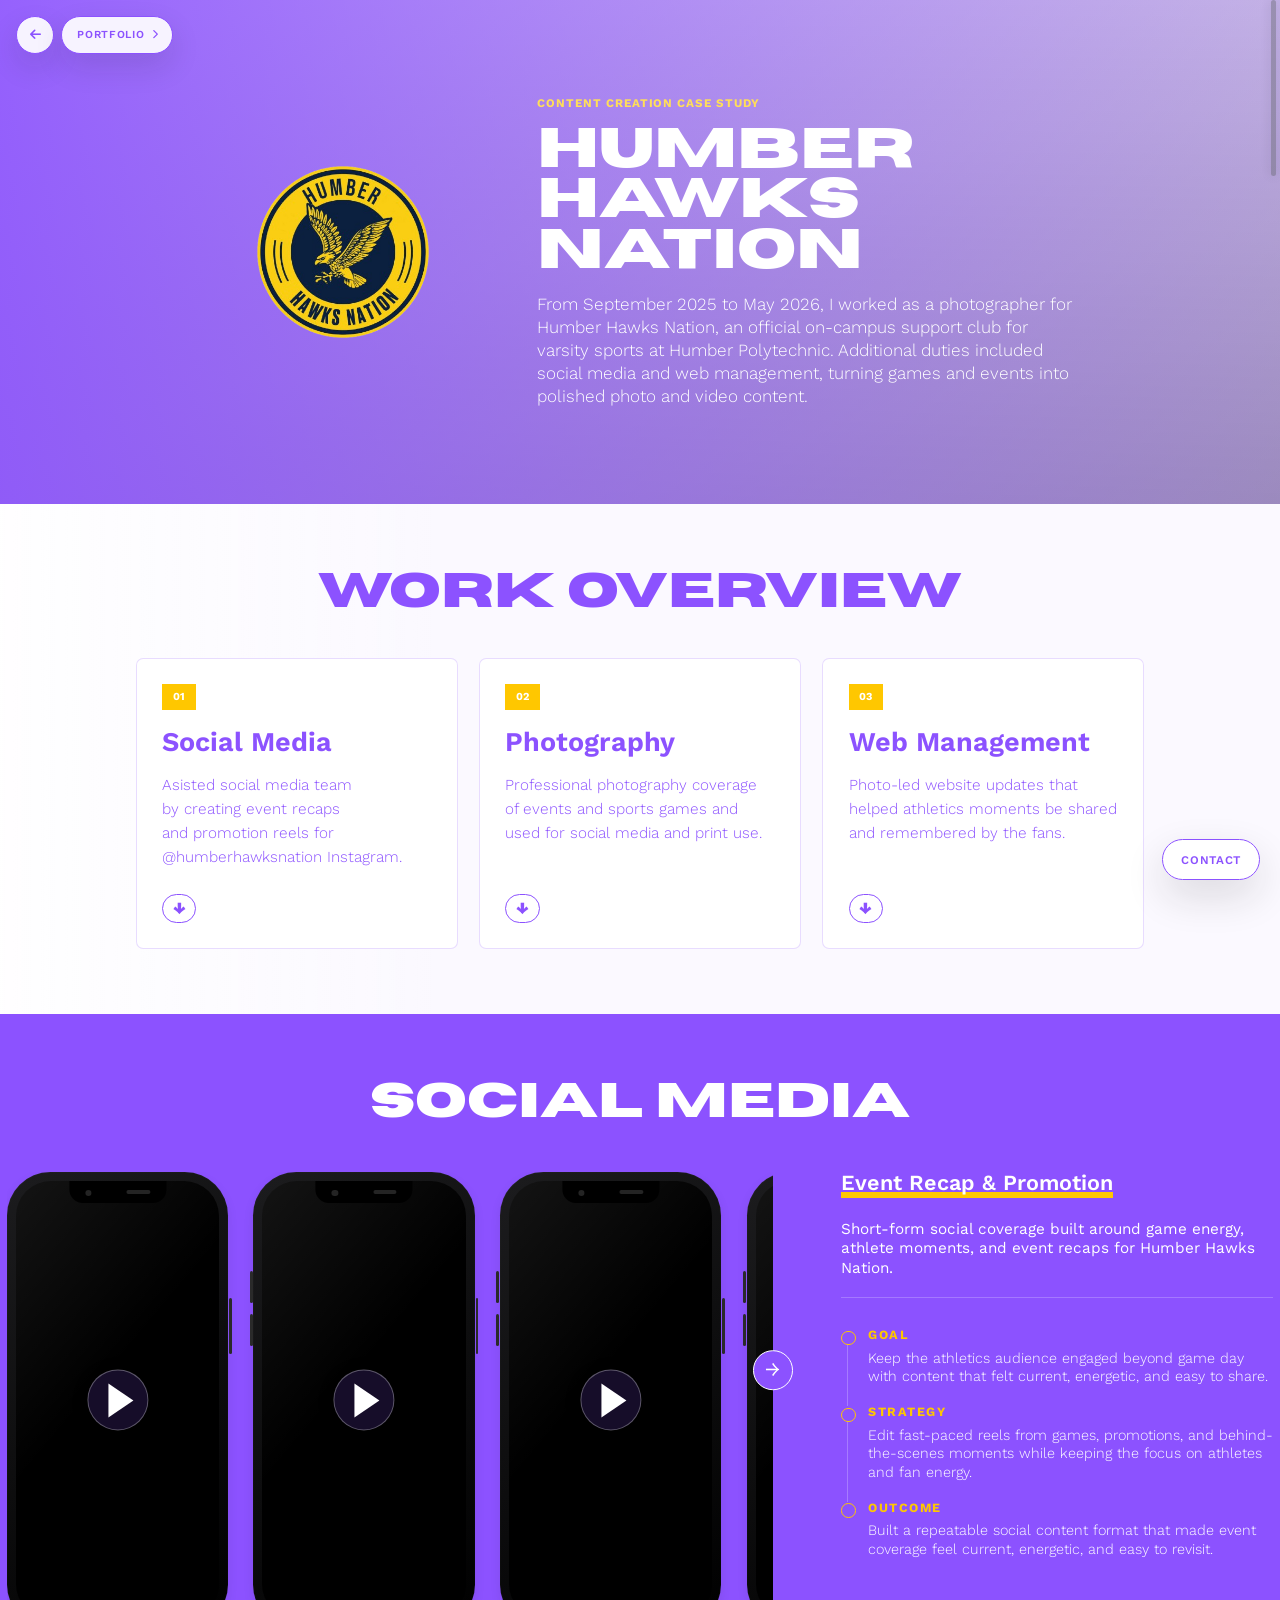
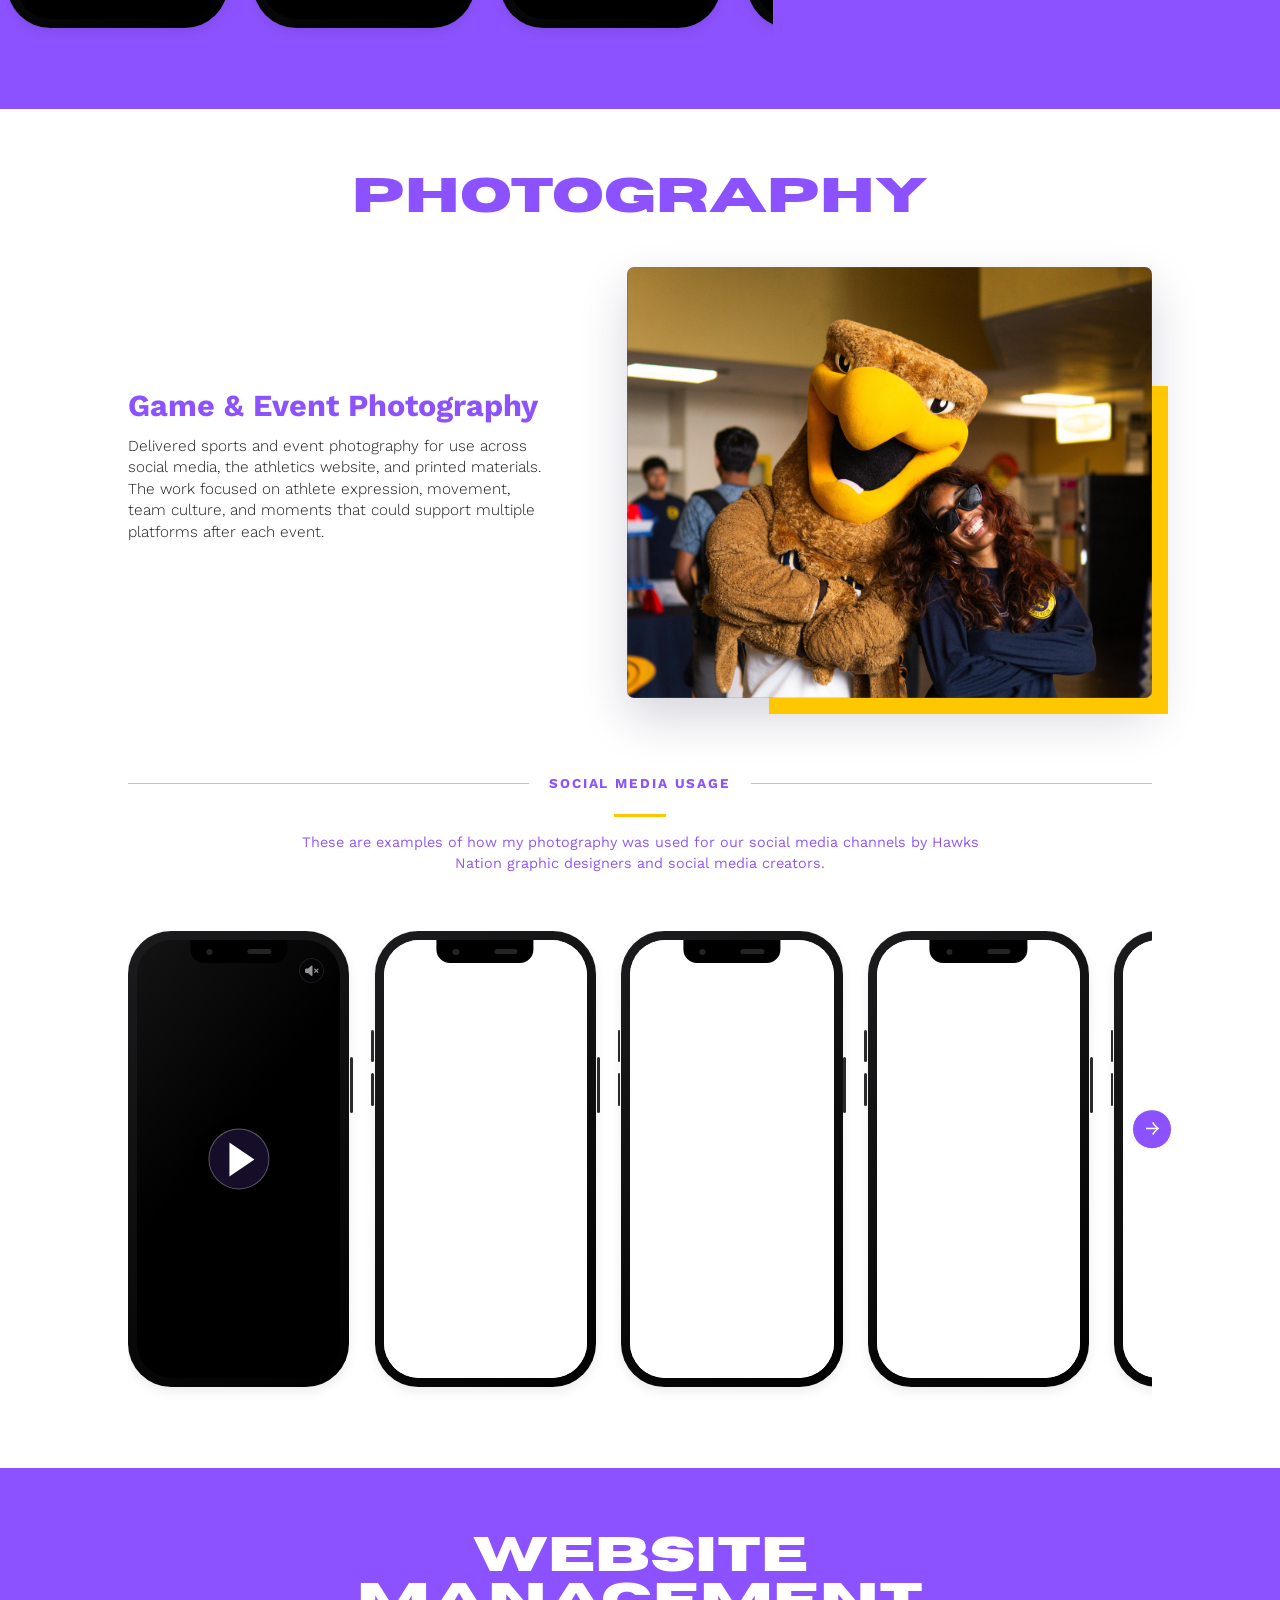
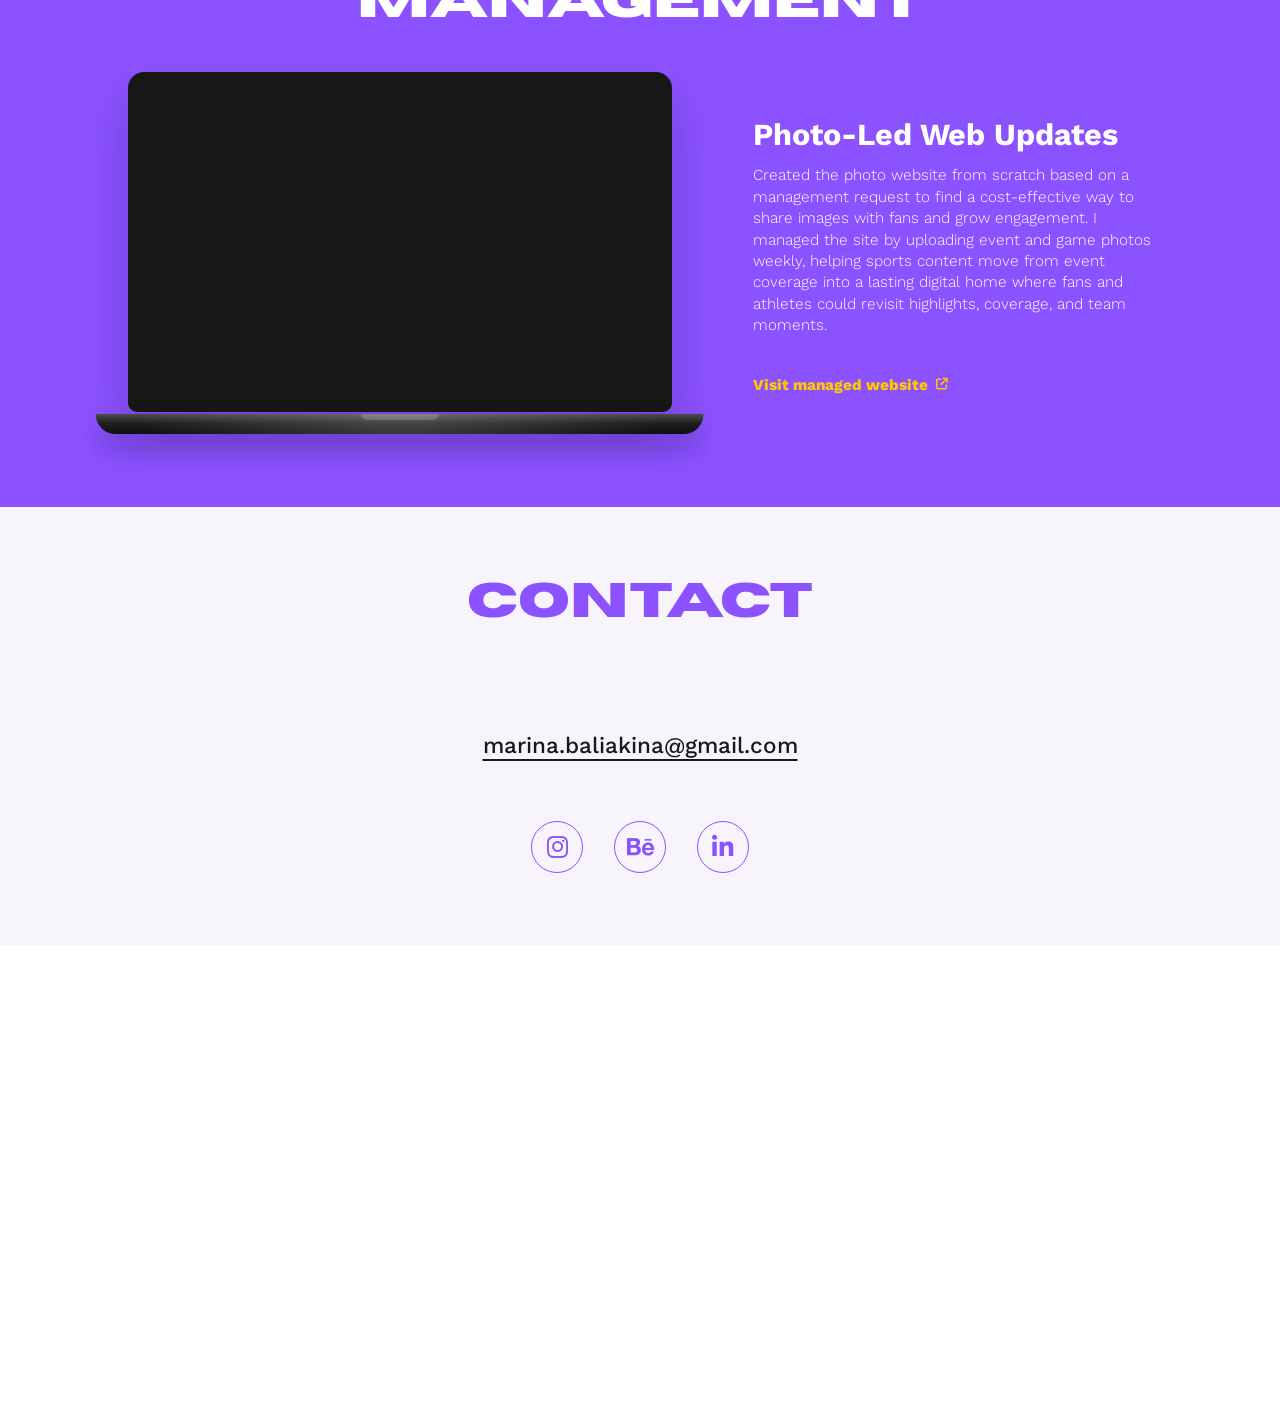
<file: html/hawks-case.html>
<!DOCTYPE html>
<html lang="en">
<head>
  <meta charset="UTF-8">
  <title>Humber Hawks Nation Case Study</title>
  <meta name="viewport" content="width=device-width, initial-scale=1.0">
  <link rel="icon" type="image/png" href="../assets/favicon.png">
  <link rel="apple-touch-icon" href="../assets/favicon.png">
  <link rel="stylesheet" href="https://cdnjs.cloudflare.com/ajax/libs/font-awesome/6.5.1/css/all.min.css">
  <link rel="stylesheet" href="../style/hawks-case.css?v=mobile-menu-contact-fix-20260711">
</head>

<body>
  <nav class="case-nav" aria-label="Portfolio navigation">
    <a class="nav-home" href="../index.html#content" aria-label="Back to home">
      <i class="fa-solid fa-arrow-left"></i>
    </a>

    <div class="nav-portfolio">
      <button class="nav-portfolio-toggle" type="button" aria-label="Open portfolio categories" aria-expanded="false">
        <span class="nav-label">Portfolio</span>
        <i class="fa-solid fa-chevron-right nav-chevron" aria-hidden="true"></i>
        <span class="hamburger-lines" aria-hidden="true"><span></span><span></span><span></span></span>
      </button>
      <div class="nav-portfolio-links">
        <a href="../index.html" class="nav-link-home">Home</a>
        <a href="../index.html#smm">Social</a>
        <a href="../index.html#content">Content</a>
        <a href="../index.html#videography">Video</a>
        <a href="https://marina-baliakina.com" target="_blank" rel="noopener noreferrer">Photo</a>
        <a href="../index.html#design">Design</a>
        <a href="../index.html#contact">Contact</a>
      </div>
    </div>
  </nav>

<main>
    <section class="case-hero">
      <div class="hero-media placeholder"></div>
      <div class="hero-overlay"></div>
      <div class="hero-content">
        <div class="humber-logo"><img src="../assets/hawk-logo.png" alt="Humber Hawks logo"></div>

        <div class="hero-copy">
          <span class="eyebrow">Content Creation Case Study</span>
          <h1>Humber Hawks Nation</h1>
          <p>
            From September 2025 to May 2026, I worked as a photographer for Humber Hawks Nation, 
            an official on-campus support club for varsity sports at Humber Polytechnic. Additional duties 
            included social media and web management, turning games and events into polished photo and video content.
          </p>
        </div>
      </div>
    </section>

    <section class="case-gateway section-pad" aria-labelledby="gateway-title">
      <div class="section-heading">
        <h2 id="gateway-title">Work Overview</h2>
      </div>

      <nav class="gateway-flow" aria-label="Humber Hawks project sections">
        <a href="#social">
          <h3>Social Media</h3>
          <p>Asisted social media team by creating event recaps and promotion
            reels for @humberhawksnation Instagram.
          </p>
          <span class="gateway-arrow" aria-hidden="true">↓</span>
        </a>
        <a href="#photography">
          <h3>Photography</h3>
          <p>Professional photography coverage of events and sports games and used for social media and print use.</p>
          <span class="gateway-arrow" aria-hidden="true">↓</span>
        </a>
        <a href="#website">
          <h3>Web Management</h3>
          <p>Photo-led website updates that helped athletics moments be shared and remembered by the fans.</p>
          <span class="gateway-arrow" aria-hidden="true">↓</span>
        </a>
      </nav>
    </section>

    <section class="section-pad purple-section" id="social">
      <div class="section-heading">
        <h2>Social Media</h2>
      </div>

      <div class="social-examples">
        <div class="phone-carousel" aria-label="Humber Hawks social media content examples">
          <button class="carousel-arrow carousel-prev" type="button" aria-label="Previous social media examples">←</button>
          <div class="phone-row carousel-track">
            <div class="content-card"><div class="iphone mini-phone"><div class="screen fill-video has-custom-video"><div class="notch"></div><iframe class="vimeo-phone-video" src="https://player.vimeo.com/video/1196186103?badge=0&amp;autopause=0&amp;title=0&amp;byline=0&amp;portrait=0&amp;color=8c52ff&amp;controls=0" title="event-1" frameborder="0" allow="autoplay; fullscreen; picture-in-picture; clipboard-write; encrypted-media; web-share" referrerpolicy="strict-origin-when-cross-origin" allowfullscreen loading="lazy"></iframe><div class="custom-video-cover"></div><button class="custom-video-play" type="button" aria-label="Play video"><span></span></button><div class="custom-video-controls"><button class="custom-video-mini-toggle" type="button" aria-label="Play or pause video"><span></span></button><div class="custom-video-timeline" role="slider" aria-label="Video progress" aria-valuemin="0" aria-valuemax="100" aria-valuenow="0" tabindex="0"><span></span></div><span class="custom-video-time">0:00 / 0:00</span></div><div class="glare"></div></div><div class="phone-btn vol-up"></div><div class="phone-btn vol-down"></div><div class="phone-btn power"></div></div><div class="engagement-meta"><span><i class="fa-regular fa-eye"></i> 5.4K</span><span><i class="fa-regular fa-heart"></i> 1.1K</span><span><i class="fa-solid fa-share"></i> 182</span></div></div>
            <div class="content-card"><div class="iphone mini-phone"><div class="screen fill-video has-custom-video"><div class="notch"></div><iframe class="vimeo-phone-video" src="https://player.vimeo.com/video/1196186100?badge=0&amp;autopause=0&amp;title=0&amp;byline=0&amp;portrait=0&amp;color=8c52ff&amp;controls=0" title="event-2" frameborder="0" allow="autoplay; fullscreen; picture-in-picture; clipboard-write; encrypted-media; web-share" referrerpolicy="strict-origin-when-cross-origin" allowfullscreen loading="lazy"></iframe><div class="custom-video-cover"></div><button class="custom-video-play" type="button" aria-label="Play video"><span></span></button><div class="custom-video-controls"><button class="custom-video-mini-toggle" type="button" aria-label="Play or pause video"><span></span></button><div class="custom-video-timeline" role="slider" aria-label="Video progress" aria-valuemin="0" aria-valuemax="100" aria-valuenow="0" tabindex="0"><span></span></div><span class="custom-video-time">0:00 / 0:00</span></div><div class="glare"></div></div><div class="phone-btn vol-up"></div><div class="phone-btn vol-down"></div><div class="phone-btn power"></div></div><div class="engagement-meta"><span><i class="fa-regular fa-eye"></i> 4.8K</span><span><i class="fa-regular fa-heart"></i> 980</span><span><i class="fa-solid fa-share"></i> 156</span></div></div>
            <div class="content-card"><div class="iphone mini-phone"><div class="screen fill-video has-custom-video"><div class="notch"></div><iframe class="vimeo-phone-video" src="https://player.vimeo.com/video/1196186101?badge=0&amp;autopause=0&amp;title=0&amp;byline=0&amp;portrait=0&amp;color=8c52ff&amp;controls=0" title="event-3" frameborder="0" allow="autoplay; fullscreen; picture-in-picture; clipboard-write; encrypted-media; web-share" referrerpolicy="strict-origin-when-cross-origin" allowfullscreen loading="lazy"></iframe><div class="custom-video-cover"></div><button class="custom-video-play" type="button" aria-label="Play video"><span></span></button><div class="custom-video-controls"><button class="custom-video-mini-toggle" type="button" aria-label="Play or pause video"><span></span></button><div class="custom-video-timeline" role="slider" aria-label="Video progress" aria-valuemin="0" aria-valuemax="100" aria-valuenow="0" tabindex="0"><span></span></div><span class="custom-video-time">0:00 / 0:00</span></div><div class="glare"></div></div><div class="phone-btn vol-up"></div><div class="phone-btn vol-down"></div><div class="phone-btn power"></div></div><div class="engagement-meta"><span><i class="fa-regular fa-eye"></i> 6.1K</span><span><i class="fa-regular fa-heart"></i> 1.4K</span><span><i class="fa-solid fa-share"></i> 231</span></div></div>
            <div class="content-card"><div class="iphone mini-phone"><div class="screen fill-video has-custom-video"><div class="notch"></div><iframe class="vimeo-phone-video" src="https://player.vimeo.com/video/1199236563?badge=0&amp;autopause=0&amp;title=0&amp;byline=0&amp;portrait=0&amp;color=8c52ff&amp;controls=0" title="event-4" frameborder="0" allow="autoplay; fullscreen; picture-in-picture; clipboard-write; encrypted-media; web-share" referrerpolicy="strict-origin-when-cross-origin" allowfullscreen loading="lazy"></iframe><div class="custom-video-cover"></div><button class="custom-video-play" type="button" aria-label="Play video"><span></span></button><div class="custom-video-controls"><button class="custom-video-mini-toggle" type="button" aria-label="Play or pause video"><span></span></button><div class="custom-video-timeline" role="slider" aria-label="Video progress" aria-valuemin="0" aria-valuemax="100" aria-valuenow="0" tabindex="0"><span></span></div><span class="custom-video-time">0:00 / 0:00</span></div><div class="glare"></div></div><div class="phone-btn vol-up"></div><div class="phone-btn vol-down"></div><div class="phone-btn power"></div></div><div class="engagement-meta"><span><i class="fa-regular fa-eye"></i> 3.9K</span><span><i class="fa-regular fa-heart"></i> 820</span><span><i class="fa-solid fa-share"></i> 118</span></div></div>
            <div class="content-card"><div class="iphone mini-phone"><div class="screen fill-video has-custom-video"><div class="notch"></div><iframe class="vimeo-phone-video" src="https://player.vimeo.com/video/1199236050?badge=0&amp;autopause=0&amp;title=0&amp;byline=0&amp;portrait=0&amp;color=8c52ff&amp;controls=0" title="event-5" frameborder="0" allow="autoplay; fullscreen; picture-in-picture; clipboard-write; encrypted-media; web-share" referrerpolicy="strict-origin-when-cross-origin" allowfullscreen loading="lazy"></iframe><div class="custom-video-cover"></div><button class="custom-video-play" type="button" aria-label="Play video"><span></span></button><div class="custom-video-controls"><button class="custom-video-mini-toggle" type="button" aria-label="Play or pause video"><span></span></button><div class="custom-video-timeline" role="slider" aria-label="Video progress" aria-valuemin="0" aria-valuemax="100" aria-valuenow="0" tabindex="0"><span></span></div><span class="custom-video-time">0:00 / 0:00</span></div><div class="glare"></div></div><div class="phone-btn vol-up"></div><div class="phone-btn vol-down"></div><div class="phone-btn power"></div></div><div class="engagement-meta"><span><i class="fa-regular fa-eye"></i> 5.7K</span><span><i class="fa-regular fa-heart"></i> 1.2K</span><span><i class="fa-solid fa-share"></i> 204</span></div></div>
          </div>
          <button class="carousel-arrow carousel-next" type="button" aria-label="Next social media examples">→</button>
        </div>

        <div class="category-copy">
          <h3>Event Recap & Promotion</h3>
          <p class="category-lede">
            Short-form social coverage built around game energy, athlete moments, and event recaps for Humber Hawks Nation.
          </p>

          <div class="category-notes">
            <article>
              <h4>Goal</h4>
              <p>Keep the athletics audience engaged beyond game day with content that felt current, energetic, and easy to share.</p>
            </article>
            <article>
              <h4>Strategy</h4>
              <p>Edit fast-paced reels from games, promotions, and behind-the-scenes moments while keeping the focus on athletes and fan energy.</p>
            </article>
            <article>
              <h4>Outcome</h4>
              <p>Built a repeatable social content format that made event coverage feel current, energetic, and easy to revisit.</p>
            </article>
          </div>
        </div>
      </div>
    </section>

    <section class="section-pad" id="photography">
      <div class="section-heading">
        <h2>Photography</h2>
      </div>
      <div class="discipline-grid reverse">
        <div class="photo-slideshow" aria-label="Humber Hawks photography examples">
          <img class="is-active" src="../assets/hawks-case-photography-examples/pic1.jpg" alt="Humber Hawks photography example">
          <img src="../assets/hawks-case-photography-examples/pic2.jpg" alt="Humber Hawks photography example">
          <img src="../assets/hawks-case-photography-examples/pic3.jpg" alt="Humber Hawks photography example">
          <img src="../assets/hawks-case-photography-examples/pic4.jpg" alt="Humber Hawks photography example">
          <img src="../assets/hawks-case-photography-examples/pic5.jpg" alt="Humber Hawks photography example">
          <img src="../assets/hawks-case-photography-examples/pic6.jpg" alt="Humber Hawks photography example">
          <img src="../assets/hawks-case-photography-examples/pic7.jpg" alt="Humber Hawks photography example">
          <img src="../assets/hawks-case-photography-examples/pic8.jpg" alt="Humber Hawks photography example">
          <img src="../assets/hawks-case-photography-examples/pic9.jpg" alt="Humber Hawks photography example">
          <img src="../assets/hawks-case-photography-examples/pic10.jpg" alt="Humber Hawks photography example">
          <img src="../assets/hawks-case-photography-examples/pic11.jpg" alt="Humber Hawks photography example">
          <img src="../assets/hawks-case-photography-examples/pic12.jpg" alt="Humber Hawks photography example">
          <img src="../assets/hawks-case-photography-examples/pic13.jpg" alt="Humber Hawks photography example">
        </div>

        <div class="discipline-copy">
          <h2>Game & Event Photography</h2>
          <p>
            Delivered sports and event photography for use across social media,
            the athletics website, and printed materials. The work focused on
            athlete expression, movement, team culture, and moments that could
            support multiple platforms after each event.
          </p>
        </div>
      </div>

      <div class="photo-social-examples">
        <div class="examples-subheading photo-usage-divider">
          <h3>Social Media Usage</h3>
        </div>
        <p class="usage-note">
          These are examples of how my photography was used for our social media channels by Hawks Nation graphic designers and social media creators.
        </p>
        <div class="phone-carousel wide-carousel" aria-label="Photography used in social media content examples">
          <button class="carousel-arrow carousel-prev" type="button" aria-label="Previous photography usage examples">←</button>
          <div class="phone-row carousel-track">
            <div class="content-card"><div class="iphone mini-phone"><div class="screen fill-video has-custom-video has-native-video has-muted-loop-video"><div class="notch"></div><video class="native-phone-video" src="../assets/hawks-1stvideo-photo-smm.mp4" preload="metadata" autoplay muted loop playsinline></video><div class="custom-video-cover"></div><button class="custom-video-play" type="button" aria-label="Play video"><span></span></button><button class="custom-video-mute" type="button" aria-label="Unmute video"><i class="fa-solid fa-volume-xmark"></i></button><div class="custom-video-controls"><button class="custom-video-mini-toggle" type="button" aria-label="Play or pause video"><span></span></button><div class="custom-video-timeline" role="slider" aria-label="Video progress" aria-valuemin="0" aria-valuemax="100" aria-valuenow="0" tabindex="0"><span></span></div><span class="custom-video-time">0:00 / 0:00</span></div><div class="glare"></div></div><div class="phone-btn vol-up"></div><div class="phone-btn vol-down"></div><div class="phone-btn power"></div></div><div class="engagement-meta"><span><i class="fa-regular fa-eye"></i> 2.4K</span><span><i class="fa-regular fa-heart"></i> 620</span><span><i class="fa-solid fa-share"></i> 84</span></div></div>
            <div class="content-card"><div class="iphone mini-phone"><div class="screen instagram-phone"><div class="notch"></div><iframe class="instagram-embed-frame" src="https://www.instagram.com/p/DOmEzi5ktRX/embed" title="Humber Hawks Instagram carousel post" frameborder="0" scrolling="no" allowtransparency="true" loading="lazy"></iframe><div class="glare"></div></div><div class="phone-btn vol-up"></div><div class="phone-btn vol-down"></div><div class="phone-btn power"></div></div><div class="engagement-meta"><span><i class="fa-regular fa-eye"></i> 3.1K</span><span><i class="fa-regular fa-heart"></i> 780</span><span><i class="fa-solid fa-share"></i> 109</span></div></div>
            <div class="content-card"><div class="iphone mini-phone"><div class="screen instagram-phone"><div class="notch"></div><iframe class="instagram-embed-frame" src="https://www.instagram.com/p/DSqPvKkkjI6/embed" title="Humber Hawks Instagram post" frameborder="0" scrolling="no" allowtransparency="true" loading="lazy"></iframe><div class="glare"></div></div><div class="phone-btn vol-up"></div><div class="phone-btn vol-down"></div><div class="phone-btn power"></div></div><div class="engagement-meta"><span><i class="fa-regular fa-eye"></i> 2.9K</span><span><i class="fa-regular fa-heart"></i> 740</span><span><i class="fa-solid fa-share"></i> 101</span></div></div>
            <div class="content-card"><div class="iphone mini-phone"><div class="screen instagram-phone"><div class="notch"></div><iframe class="instagram-embed-frame" src="https://www.instagram.com/p/DXrv6hhDjEI/embed" title="Humber Hawks Instagram post" frameborder="0" scrolling="no" allowtransparency="true" loading="lazy"></iframe><div class="glare"></div></div><div class="phone-btn vol-up"></div><div class="phone-btn vol-down"></div><div class="phone-btn power"></div></div><div class="engagement-meta"><span><i class="fa-regular fa-eye"></i> 4K</span><span><i class="fa-regular fa-heart"></i> 1K</span><span><i class="fa-solid fa-share"></i> 161</span></div></div>
            <div class="content-card"><div class="iphone mini-phone"><div class="screen instagram-phone"><div class="notch"></div><iframe class="instagram-embed-frame" src="https://www.instagram.com/p/DPv-T6Zjodq/embed" title="Humber Hawks Instagram post" frameborder="0" scrolling="no" allowtransparency="true" loading="lazy"></iframe><div class="glare"></div></div><div class="phone-btn vol-up"></div><div class="phone-btn vol-down"></div><div class="phone-btn power"></div></div><div class="engagement-meta"><span><i class="fa-regular fa-eye"></i> 2.8K</span><span><i class="fa-regular fa-heart"></i> 710</span><span><i class="fa-solid fa-share"></i> 96</span></div></div>
            <div class="content-card"><div class="iphone mini-phone"><div class="screen instagram-phone"><div class="notch"></div><iframe class="instagram-embed-frame" src="https://www.instagram.com/p/DW9Jwibjsd6/embed" title="Humber Hawks Instagram post" frameborder="0" scrolling="no" allowtransparency="true" loading="lazy"></iframe><div class="glare"></div></div><div class="phone-btn vol-up"></div><div class="phone-btn vol-down"></div><div class="phone-btn power"></div></div><div class="engagement-meta"><span><i class="fa-regular fa-eye"></i> 3.6K</span><span><i class="fa-regular fa-heart"></i> 940</span><span><i class="fa-solid fa-share"></i> 137</span></div></div>
            <div class="content-card"><div class="iphone mini-phone"><div class="screen instagram-phone"><div class="notch"></div><iframe class="instagram-embed-frame" src="https://www.instagram.com/p/DVcYC9Njtux/embed" title="Humber Hawks Instagram post" frameborder="0" scrolling="no" allowtransparency="true" loading="lazy"></iframe><div class="glare"></div></div><div class="phone-btn vol-up"></div><div class="phone-btn vol-down"></div><div class="phone-btn power"></div></div><div class="engagement-meta"><span><i class="fa-regular fa-eye"></i> 3.4K</span><span><i class="fa-regular fa-heart"></i> 890</span><span><i class="fa-solid fa-share"></i> 125</span></div></div>
            <div class="content-card"><div class="iphone mini-phone"><div class="screen instagram-phone"><div class="notch"></div><iframe class="instagram-embed-frame" src="https://www.instagram.com/p/DWqs3DwDhF7/embed" title="Humber Hawks Instagram post" frameborder="0" scrolling="no" allowtransparency="true" loading="lazy"></iframe><div class="glare"></div></div><div class="phone-btn vol-up"></div><div class="phone-btn vol-down"></div><div class="phone-btn power"></div></div><div class="engagement-meta"><span><i class="fa-regular fa-eye"></i> 2.6K</span><span><i class="fa-regular fa-heart"></i> 680</span><span><i class="fa-solid fa-share"></i> 92</span></div></div>
            <div class="content-card"><div class="iphone mini-phone"><div class="screen instagram-phone"><div class="notch"></div><iframe class="instagram-embed-frame" src="https://www.instagram.com/p/DQuKvZYDiEZ/embed" title="Humber Hawks Instagram post" frameborder="0" scrolling="no" allowtransparency="true" loading="lazy"></iframe><div class="glare"></div></div><div class="phone-btn vol-up"></div><div class="phone-btn vol-down"></div><div class="phone-btn power"></div></div><div class="engagement-meta"><span><i class="fa-regular fa-eye"></i> 3.2K</span><span><i class="fa-regular fa-heart"></i> 830</span><span><i class="fa-solid fa-share"></i> 116</span></div></div>
            <div class="content-card"><div class="iphone mini-phone"><div class="screen instagram-phone"><div class="notch"></div><iframe class="instagram-embed-frame" src="https://www.instagram.com/p/DXhz3thkXiK/embed" title="Humber Hawks Instagram carousel post" frameborder="0" scrolling="no" allowtransparency="true" loading="lazy"></iframe><div class="glare"></div></div><div class="phone-btn vol-up"></div><div class="phone-btn vol-down"></div><div class="phone-btn power"></div></div><div class="engagement-meta"><span><i class="fa-regular fa-eye"></i> 3.8K</span><span><i class="fa-regular fa-heart"></i> 970</span><span><i class="fa-solid fa-share"></i> 148</span></div></div>
            <div class="content-card"><div class="iphone mini-phone"><div class="screen instagram-phone"><div class="notch"></div><iframe class="instagram-embed-frame" src="https://www.instagram.com/p/DPmHpP9jrVT/embed" title="Humber Hawks Instagram post" frameborder="0" scrolling="no" allowtransparency="true" loading="lazy"></iframe><div class="glare"></div></div><div class="phone-btn vol-up"></div><div class="phone-btn vol-down"></div><div class="phone-btn power"></div></div><div class="engagement-meta"><span><i class="fa-regular fa-eye"></i> 3.8K</span><span><i class="fa-regular fa-heart"></i> 970</span><span><i class="fa-solid fa-share"></i> 148</span></div></div>
          </div>
          <button class="carousel-arrow carousel-next" type="button" aria-label="Next photography usage examples">→</button>
        </div>
      </div>
    </section>

    <section class="section-pad purple-section" id="website">
      <div class="section-heading">
        <h2>Website Management</h2>
      </div>
      <div class="discipline-grid">
        <div class="laptop">
          <div class="laptop-screen">
            <iframe class="website-preview-video" src="https://player.vimeo.com/video/1206914910?autoplay=1&amp;muted=1&amp;loop=1&amp;autopause=0&amp;controls=0&amp;title=0&amp;byline=0&amp;portrait=0&amp;playsinline=1&amp;background=1" title="Hawks Nation website preview" frameborder="0" allow="autoplay; fullscreen; picture-in-picture; encrypted-media" referrerpolicy="strict-origin-when-cross-origin" allowfullscreen loading="lazy"></iframe>
            <div class="website-loop-fade"></div>
          </div>
          <div class="laptop-base"></div>
        </div>

        <div class="discipline-copy">
          <h2>Photo-Led Web Updates</h2>
          <p>
            Created the photo website from scratch based on a management request
            to find a cost-effective way to share images with fans and grow
            engagement. I managed the site by uploading event and game photos
            weekly, helping sports content move from event coverage into a
            lasting digital home where fans and athletes could revisit
            highlights, coverage, and team moments.
          </p>
          <a class="managed-site-link" href="https://hawks-nation-photos.wfolio.pro/" target="_blank" rel="noopener noreferrer">
            Visit managed website <i class="fa-solid fa-arrow-up-right-from-square" aria-hidden="true"></i>
          </a>
        </div>
      </div>
    </section>

    <section class="testimonials section-pad is-hidden">
      <div class="section-heading">
        <h2>Manager Testimonial</h2>
      </div>
      <div class="testimonial-grid">
        <blockquote>
          “Marina was reliable, creative, and brought a strong eye for storytelling
          to Humber Hawks Nation content. Her work helped us capture the energy of
          athletics across social media, photography, and web.”
          <cite><strong>Manager Name</strong><span>Humber Hawks Nation</span></cite>
        </blockquote>
      </div>
    </section>
  </main>

  <a class="floating-contact" href="#contact">CONTACT</a>

  <footer class="contact" id="contact">
    <h2 class="section-title purple-text">CONTACT</h2>
    <a class="email-link" href="mailto:marina.baliakina@gmail.com">marina.baliakina@gmail.com</a>

    <div class="social-links" aria-label="Social links">
      <a href="https://instagram.com/marirror" target="_blank" rel="noopener noreferrer" aria-label="Instagram">
        <i class="fa-brands fa-instagram" aria-hidden="true"></i>
      </a>
      <a href="https://www.behance.net/marlinok" target="_blank" rel="noopener noreferrer" aria-label="Behance">
        <i class="fa-brands fa-behance" aria-hidden="true"></i>
      </a>
      <a href="https://www.linkedin.com/in/marina-baliakina/" target="_blank" rel="noopener noreferrer" aria-label="LinkedIn">
        <i class="fa-brands fa-linkedin-in" aria-hidden="true"></i>
      </a>
    </div>
  </footer>

  <script src="https://player.vimeo.com/api/player.js"></script>
  <script>
    document.querySelectorAll(".phone-carousel").forEach((carousel) => {
      const track = carousel.querySelector(".carousel-track");
      const prev = carousel.querySelector(".carousel-prev");
      const next = carousel.querySelector(".carousel-next");
      const card = carousel.querySelector(".content-card");
      const step = () => {
        const gap = parseFloat(getComputedStyle(track).gap) || 0;
        return card ? card.offsetWidth + gap : 260;
      };
      const updatePrev = () => {
        prev.classList.toggle("is-hidden", track.scrollLeft <= 2);
      };

      prev.addEventListener("click", () => {
        track.scrollBy({ left: -step(), behavior: "smooth" });
      });

      next.addEventListener("click", () => {
        track.scrollBy({ left: step(), behavior: "smooth" });
      });

      track.addEventListener("scroll", updatePrev, { passive: true });
      updatePrev();
    });

    document.querySelectorAll(".photo-slideshow").forEach((slideshow) => {
      const slides = Array.from(slideshow.querySelectorAll("img"));
      let activeIndex = slides.findIndex((slide) => slide.classList.contains("is-active"));
      let isFading = false;

      if (!slides.length) return;
      if (activeIndex < 0) {
        activeIndex = 0;
      }

      const sources = slides.map((slide, index) => ({
        src: slide.currentSrc || slide.src,
        position: index === 0 ? "center 38%" : "center 22%"
      }));

      const preloadSlides = Promise.allSettled(sources.map(({ src }) => {
        const image = new Image();
        image.src = src;
        if (typeof image.decode === "function") {
          return image.decode().catch(() => {});
        }
        return new Promise((resolve) => {
          image.addEventListener("load", resolve, { once: true });
          image.addEventListener("error", resolve, { once: true });
        });
      }));

      const layers = [document.createElement("span"), document.createElement("span")];
      layers.forEach((layer) => {
        layer.className = "photo-fade-layer";
        layer.setAttribute("aria-hidden", "true");
        slideshow.appendChild(layer);
      });

      const setLayerImage = (layer, index) => {
        layer.style.backgroundImage = `url("${sources[index].src.replace(/"/g, '\\"')}")`;
        layer.style.backgroundPosition = sources[index].position;
      };

      let visibleLayerIndex = 0;
      setLayerImage(layers[visibleLayerIndex], activeIndex);
      layers[visibleLayerIndex].classList.add("is-visible");
      layers[visibleLayerIndex].style.zIndex = "2";
      slideshow.classList.add("is-enhanced");

      const crossfadeToNextSlide = () => {
        if (isFading) return;
        isFading = true;

        const nextIndex = (activeIndex + 1) % slides.length;
        const outgoingLayer = layers[visibleLayerIndex];
        const incomingLayerIndex = visibleLayerIndex === 0 ? 1 : 0;
        const incomingLayer = layers[incomingLayerIndex];

        setLayerImage(incomingLayer, nextIndex);
        incomingLayer.classList.remove("is-visible");
        incomingLayer.style.zIndex = "3";
        outgoingLayer.style.zIndex = "2";

        window.requestAnimationFrame(() => {
          window.requestAnimationFrame(() => {
            incomingLayer.classList.add("is-visible");
          });
        });

        window.setTimeout(() => {
          outgoingLayer.classList.remove("is-visible");
          outgoingLayer.style.zIndex = "1";
          incomingLayer.style.zIndex = "2";
          activeIndex = nextIndex;
          visibleLayerIndex = incomingLayerIndex;
          isFading = false;
        }, 1200);
      };

      preloadSlides.finally(() => {
        window.setInterval(crossfadeToNextSlide, 3000);
      });
    });

    document.querySelectorAll(".has-custom-video:not(.has-native-video)").forEach((screen) => {
      const iframe = screen.querySelector("iframe");
      const button = screen.querySelector(".custom-video-play");
      const miniToggle = screen.querySelector(".custom-video-mini-toggle");
      const timeline = screen.querySelector(".custom-video-timeline");
      const progress = timeline.querySelector("span");
      const time = screen.querySelector(".custom-video-time");
      const player = new Vimeo.Player(iframe);
      let duration = 0;
      let isSeeking = false;
      let controlsTimer;

      const formatTime = (seconds) => {
        const safeSeconds = Math.max(0, Math.floor(seconds || 0));
        const minutes = Math.floor(safeSeconds / 60);
        const remainder = String(safeSeconds % 60).padStart(2, "0");
        return `${minutes}:${remainder}`;
      };

      const updateTime = (currentTime = 0) => {
        time.textContent = `${formatTime(currentTime)} / ${formatTime(duration)}`;
      };

      const wakeControls = () => {
        screen.classList.remove("controls-idle");
        window.clearTimeout(controlsTimer);

        if (!screen.classList.contains("is-paused")) {
          controlsTimer = window.setTimeout(() => {
            screen.classList.add("controls-idle");
          }, 1100);
        }
      };

      player.getDuration().then((value) => {
        duration = value;
        updateTime(0);
      });

      player.on("play", () => {
        screen.classList.add("is-playing");
        screen.classList.remove("is-paused");
        wakeControls();
      });

      player.on("pause", () => {
        screen.classList.add("is-paused");
        screen.classList.remove("controls-idle");
      });

      player.on("timeupdate", (data) => {
        if (isSeeking) return;
        const percent = Math.max(0, Math.min(100, data.percent * 100));
        progress.style.width = `${percent}%`;
        timeline.setAttribute("aria-valuenow", String(Math.round(percent)));
        updateTime(data.seconds);
      });

      const seek = (clientX) => {
        const rect = timeline.getBoundingClientRect();
        const percent = Math.max(0, Math.min(1, (clientX - rect.left) / rect.width));
        progress.style.width = `${percent * 100}%`;
        timeline.setAttribute("aria-valuenow", String(Math.round(percent * 100)));

        if (duration) {
          player.setCurrentTime(duration * percent);
          updateTime(duration * percent);
        }
      };

      const togglePlayback = () => {
        wakeControls();

        if (screen.classList.contains("is-playing") && !screen.classList.contains("is-paused")) {
          player.pause();
        } else {
          player.play();
        }
      };

      button.addEventListener("click", () => {
        player.play();
      });

      miniToggle.addEventListener("click", (event) => {
        event.stopPropagation();
        togglePlayback();
      });

      screen.addEventListener("click", (event) => {
        if (event.target.closest(".custom-video-controls") || event.target.closest(".custom-video-play")) return;
        togglePlayback();
      });

      screen.addEventListener("pointerenter", wakeControls);

      timeline.addEventListener("pointerdown", (event) => {
        event.stopPropagation();
        isSeeking = true;
        wakeControls();
        timeline.setPointerCapture(event.pointerId);
        seek(event.clientX);
      });

      timeline.addEventListener("pointermove", (event) => {
        if (!isSeeking) return;
        seek(event.clientX);
      });

      timeline.addEventListener("pointerup", (event) => {
        seek(event.clientX);
        isSeeking = false;
      });

      timeline.addEventListener("keydown", async (event) => {
        if (!["ArrowLeft", "ArrowRight"].includes(event.key)) return;
        event.preventDefault();
        const currentTime = await player.getCurrentTime();
        const direction = event.key === "ArrowRight" ? 1 : -1;
        player.setCurrentTime(Math.max(0, Math.min(duration, currentTime + direction * 2)));
      });
    });

    document.querySelectorAll(".has-native-video").forEach((screen) => {
      const video = screen.querySelector("video");
      const button = screen.querySelector(".custom-video-play");
      const miniToggle = screen.querySelector(".custom-video-mini-toggle");
      const muteToggle = screen.querySelector(".custom-video-mute");
      const timeline = screen.querySelector(".custom-video-timeline");
      const progress = timeline.querySelector("span");
      const time = screen.querySelector(".custom-video-time");
      let controlsTimer;

      const formatTime = (seconds) => {
        const safeSeconds = Math.max(0, Math.floor(seconds || 0));
        const minutes = Math.floor(safeSeconds / 60);
        const remainder = String(safeSeconds % 60).padStart(2, "0");
        return `${minutes}:${remainder}`;
      };

      const updateTime = () => {
        time.textContent = `${formatTime(video.currentTime)} / ${formatTime(video.duration)}`;
        const percent = video.duration ? (video.currentTime / video.duration) * 100 : 0;
        progress.style.width = `${percent}%`;
        timeline.setAttribute("aria-valuenow", String(Math.round(percent)));
      };

      const wakeControls = () => {
        screen.classList.remove("controls-idle");
        window.clearTimeout(controlsTimer);

        if (!screen.classList.contains("is-paused")) {
          controlsTimer = window.setTimeout(() => {
            screen.classList.add("controls-idle");
          }, 1100);
        }
      };

      const togglePlayback = () => {
        wakeControls();

        if (!video.paused) {
          video.pause();
        } else {
          video.play();
        }
      };

      const updateMuteButton = () => {
        if (!muteToggle) return;
        muteToggle.setAttribute("aria-label", video.muted ? "Unmute video" : "Mute video");
        muteToggle.innerHTML = `<i class="fa-solid ${video.muted ? "fa-volume-xmark" : "fa-volume-high"}"></i>`;
      };

      const seek = (clientX) => {
        if (!video.duration) return;
        const rect = timeline.getBoundingClientRect();
        const percent = Math.max(0, Math.min(1, (clientX - rect.left) / rect.width));
        video.currentTime = video.duration * percent;
        updateTime();
      };

      video.addEventListener("loadedmetadata", updateTime);
      video.addEventListener("timeupdate", updateTime);
      video.addEventListener("volumechange", updateMuteButton);
      video.addEventListener("play", () => {
        screen.classList.add("is-playing");
        screen.classList.remove("is-paused");
        wakeControls();
      });
      video.addEventListener("pause", () => {
        screen.classList.add("is-paused");
        screen.classList.remove("controls-idle");
      });

      button.addEventListener("click", () => {
        video.play();
      });

      miniToggle.addEventListener("click", (event) => {
        event.stopPropagation();
        togglePlayback();
      });

      muteToggle?.addEventListener("click", (event) => {
        event.stopPropagation();
        video.muted = !video.muted;
        updateMuteButton();
      });

      screen.addEventListener("click", (event) => {
        if (event.target.closest(".custom-video-controls") || event.target.closest(".custom-video-play")) return;
        togglePlayback();
      });

      screen.addEventListener("pointerenter", wakeControls);

      timeline.addEventListener("pointerdown", (event) => {
        event.stopPropagation();
        timeline.setPointerCapture(event.pointerId);
        seek(event.clientX);
      });

      timeline.addEventListener("pointermove", (event) => {
        if (event.buttons !== 1) return;
        seek(event.clientX);
      });

      timeline.addEventListener("keydown", (event) => {
        if (!["ArrowLeft", "ArrowRight"].includes(event.key) || !video.duration) return;
        event.preventDefault();
        const direction = event.key === "ArrowRight" ? 1 : -1;
        video.currentTime = Math.max(0, Math.min(video.duration, video.currentTime + direction * 2));
      });

      updateTime();
      updateMuteButton();

      if (screen.classList.contains("has-muted-loop-video")) {
        video.play().catch(() => {
          screen.classList.add("is-paused");
        });
      }
    });


    document.querySelectorAll(".website-preview-video").forEach((video) => {
      if (video.tagName !== "VIDEO") return;
      const fade = video.parentElement.querySelector(".website-loop-fade");

      video.addEventListener("timeupdate", () => {
        if (!video.duration || !fade) return;
        fade.classList.toggle("is-active", video.duration - video.currentTime < 1.8);
      });

      video.addEventListener("seeked", () => {
        fade?.classList.remove("is-active");
      });
    });
  </script>
  <script>
    const contactSection = document.querySelector("#contact");
    const floatingContact = document.querySelector(".floating-contact");

    if (contactSection && floatingContact) {
      const updateFloatingContact = () => {
        const rect = contactSection.getBoundingClientRect();
        const contactIsVisible = rect.top < window.innerHeight && rect.bottom > 0;
        floatingContact.classList.toggle("is-hidden", contactIsVisible);
      };

      window.addEventListener("scroll", updateFloatingContact, { passive: true });
      window.addEventListener("resize", updateFloatingContact);
      updateFloatingContact();
    }
  </script>
  <script>
    document.querySelectorAll(".detail-menu").forEach((menu) => {
      const toggle = menu.querySelector(".detail-menu-toggle");
      const links = menu.querySelectorAll("a");

      toggle.addEventListener("click", () => {
        const isOpen = menu.classList.toggle("is-open");
        toggle.setAttribute("aria-expanded", String(isOpen));
      });

      links.forEach((link) => {
        link.addEventListener("click", () => {
          menu.classList.remove("is-open");
          toggle.setAttribute("aria-expanded", "false");
        });
      });
    });
  </script>

  <script src="../scripts/scrollbar.js"></script>
  <script src="../scripts/portfolio-nav.js?v=mobile-menu-contact-fix-20260711"></script>
  <script src="../scripts/reveal.js?v=mobile-menu-contact-fix-20260711"></script>
</body>
</html>
</file>
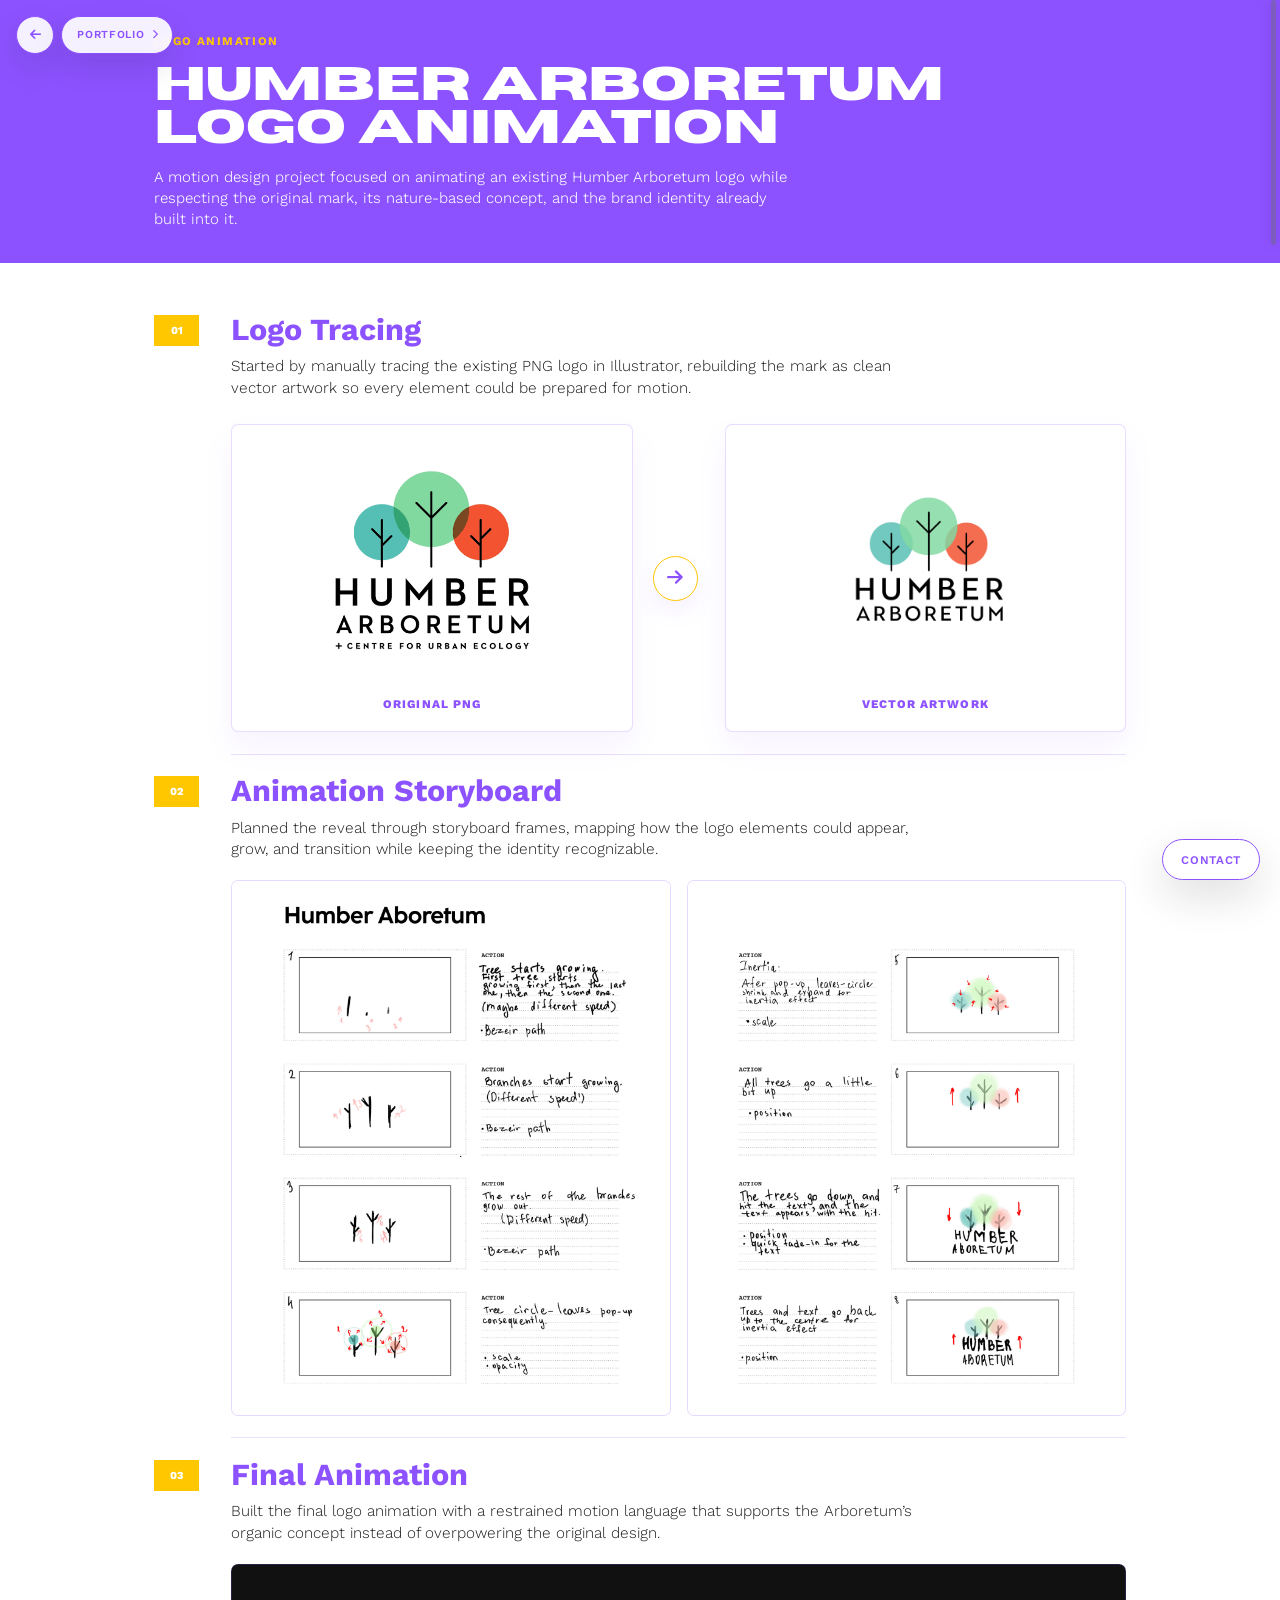
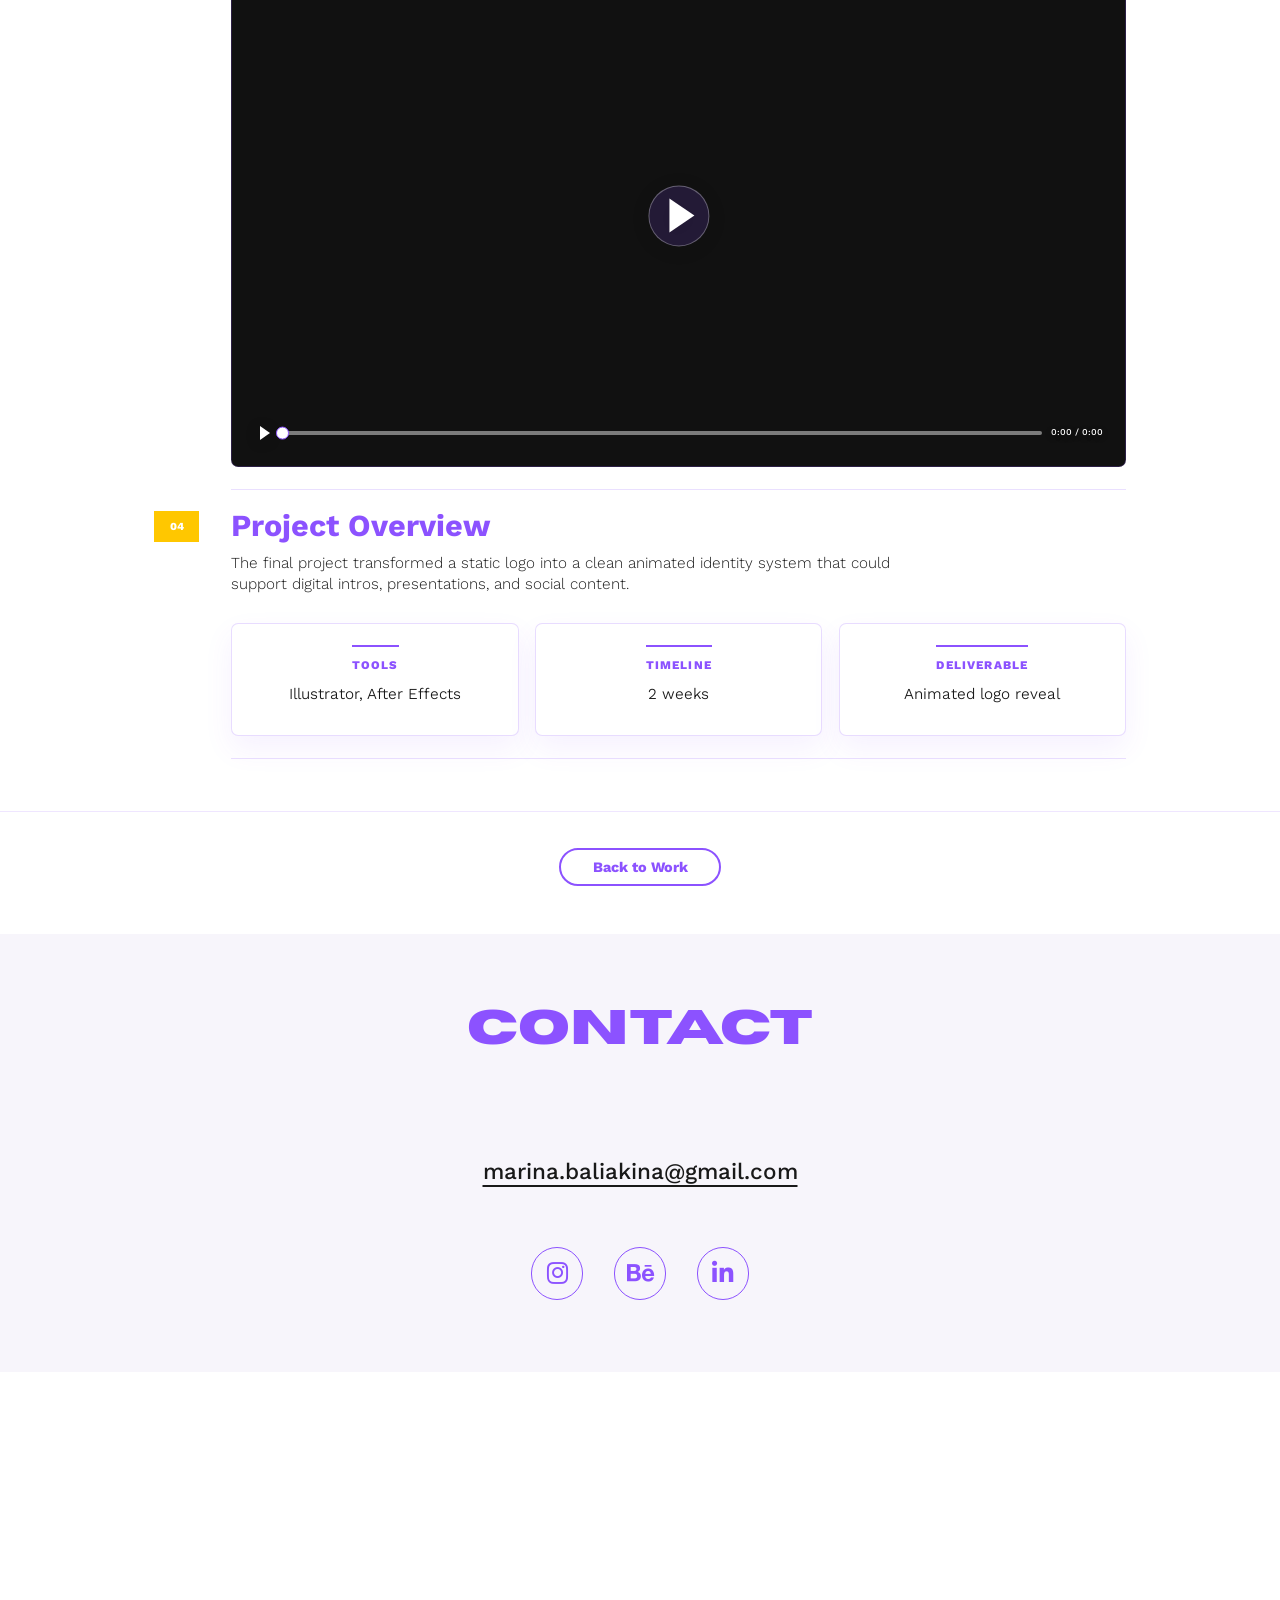
<file: html/humber-logo-animation-case.html>
<!DOCTYPE html>
<html lang="en">
<head>
  <meta charset="UTF-8">
  <meta name="viewport" content="width=device-width, initial-scale=1.0">
  <title>Humber Arboretum Logo Animation | Marina Baliakina</title>
  <link rel="icon" type="image/png" href="../assets/favicon.png">
  <link rel="apple-touch-icon" href="../assets/favicon.png">
  <link rel="stylesheet" href="https://cdnjs.cloudflare.com/ajax/libs/font-awesome/6.5.1/css/all.min.css">

  <link rel="stylesheet" href="../style/project-detail.css?v=mobile-menu-contact-fix-20260711">
</head>
<body class="balanced-project-page humber-arboretum-page">
  <nav class="case-nav" aria-label="Portfolio navigation">
    <a class="nav-home" href="../index.html#design" aria-label="Back to home">
      <i class="fa-solid fa-arrow-left"></i>
    </a>

    <div class="nav-portfolio">
      <button class="nav-portfolio-toggle" type="button" aria-label="Open portfolio categories" aria-expanded="false">
        <span class="nav-label">Portfolio</span>
        <i class="fa-solid fa-chevron-right nav-chevron" aria-hidden="true"></i>
        <span class="hamburger-lines" aria-hidden="true"><span></span><span></span><span></span></span>
      </button>
      <div class="nav-portfolio-links">
        <a href="../index.html" class="nav-link-home">Home</a>
        <a href="../index.html#smm">Social</a>
        <a href="../index.html#content">Content</a>
        <a href="../index.html#videography">Video</a>
        <a href="https://marina-baliakina.com" target="_blank" rel="noopener noreferrer">Photo</a>
        <a href="../index.html#design">Design</a>
        <a href="../index.html#contact">Contact</a>
      </div>
    </div>
  </nav>

<header class="project-hero project-hero-compact">
    <div class="project-hero-inner">
      <div>
        <span class="eyebrow">Logo Animation</span>
        <h1>Humber Arboretum Logo Animation</h1>
        <p>A motion design project focused on animating an existing Humber Arboretum logo while respecting the original mark, its nature-based concept, and the brand identity already built into it.</p>
      </div>
    </div>
  </header>

  <main>
    <section class="detail-section">
      <div class="detail-inner">
        <div class="process-list">
          <article class="process-item">
            <div class="process-number">01</div>
            <div class="process-content">
              <h2>Logo Tracing</h2>
              <p>Started by manually tracing the existing PNG logo in Illustrator, rebuilding the mark as clean vector artwork so every element could be prepared for motion.</p>

              <div class="logo-trace-comparison" aria-label="Original Humber Arboretum logo converted to vector artwork">
                <figure class="trace-card">
                  <img src="../assets/projects/humber-arboretum/original-logo.png" alt="Original PNG Humber Arboretum logo">
                  <figcaption>Original PNG</figcaption>
                </figure>

                <div class="trace-arrow" aria-hidden="true">
                  <i class="fa-solid fa-arrow-right"></i>
                </div>

                <figure class="trace-card vector-trace-card">
                  <img src="../assets/projects/humber-arboretum/vectored-logo.png" alt="Vectorized Humber Arboretum logo">
                  <figcaption>Vector Artwork</figcaption>
                </figure>
              </div>
            </div>
          </article>

          <article class="process-item">
            <div class="process-number">02</div>
            <div class="process-content">
              <h2>Animation Storyboard</h2>
              <p>Planned the reveal through storyboard frames, mapping how the logo elements could appear, grow, and transition while keeping the identity recognizable.</p>

              <div class="placeholder-grid humber-storyboard-grid">
                <div class="placeholder-media">
                  <img src="../assets/projects/humber-arboretum/story-1.jpg" alt="Storyboard frame for Humber Arboretum logo animation">
                </div>
                <div class="placeholder-media">
                  <img src="../assets/projects/humber-arboretum/story-2.jpg" alt="Second storyboard frame for Humber Arboretum logo animation">
                </div>
              </div>
            </div>
          </article>

          <article class="process-item">
            <div class="process-number">03</div>
            <div class="process-content">
              <h2>Final Animation</h2>
              <p>Built the final logo animation with a restrained motion language that supports the Arboretum’s organic concept instead of overpowering the original design.</p>

              <div class="placeholder-media wide humber-final-animation has-custom-video has-native-video is-paused">
                <video src="../assets/video/Logo-Animation-Humber.mp4" preload="metadata" muted loop playsinline></video>
                <div class="custom-video-cover"></div>
                <button class="custom-video-play" type="button" aria-label="Play Humber Arboretum logo animation"><span></span></button>
                <div class="custom-video-controls">
                  <button class="custom-video-mini-toggle" type="button" aria-label="Play or pause Humber Arboretum logo animation"><span></span></button>
                  <div class="custom-video-timeline" role="slider" aria-label="Video progress" aria-valuemin="0" aria-valuemax="100" aria-valuenow="0" tabindex="0"><span></span></div>
                  <span class="custom-video-time">0:00 / 0:00</span>
                </div>
              </div>
            </div>
          </article>

          <article class="process-item">
            <div class="process-number">04</div>
            <div class="process-content">
              <h2>Project Overview</h2>
              <p>
                The final project transformed a static logo into a clean animated identity system that could support digital intros, presentations, and social content.
              </p>

              <div class="concert-detail-panels" aria-label="Humber Arboretum project overview">
                <article>
                  <strong>Tools</strong>
                  <span>Illustrator, After Effects</span>
                </article>
                <article>
                  <strong>Timeline</strong>
                  <span>2 weeks</span>
                </article>
                <article>
                  <strong>Deliverable</strong>
                  <span>Animated logo reveal</span>
                </article>
              </div>
            </div>
          </article>
        </div>
      </div>
    </section>
  </main>

  <footer class="project-footer">
    <a href="../index.html#design">Back to Work</a>
  </footer>
  <a class="floating-contact" href="#contact">CONTACT</a>

  <footer class="contact" id="contact">
    <h2 class="section-title purple-text">CONTACT</h2>
    <a class="email-link" href="mailto:marina.baliakina@gmail.com">marina.baliakina@gmail.com</a>

    <div class="social-links" aria-label="Social links">
      <a href="https://instagram.com/marirror" target="_blank" rel="noopener noreferrer" aria-label="Instagram">
        <i class="fa-brands fa-instagram" aria-hidden="true"></i>
      </a>
      <a href="https://www.behance.net/marlinok" target="_blank" rel="noopener noreferrer" aria-label="Behance">
        <i class="fa-brands fa-behance" aria-hidden="true"></i>
      </a>
      <a href="https://www.linkedin.com/in/marina-baliakina/" target="_blank" rel="noopener noreferrer" aria-label="LinkedIn">
        <i class="fa-brands fa-linkedin-in" aria-hidden="true"></i>
      </a>
    </div>
  </footer>
  <script>
    const contactSection = document.querySelector("#contact");
    const floatingContact = document.querySelector(".floating-contact");

    if (contactSection && floatingContact) {
      const updateFloatingContact = () => {
        const rect = contactSection.getBoundingClientRect();
        const contactIsVisible = rect.top < window.innerHeight && rect.bottom > 0;
        floatingContact.classList.toggle("is-hidden", contactIsVisible);
      };

      window.addEventListener("scroll", updateFloatingContact, { passive: true });
      window.addEventListener("resize", updateFloatingContact);
      updateFloatingContact();
    }
  </script>
  <script>
    document.querySelectorAll(".detail-menu").forEach((menu) => {
      const toggle = menu.querySelector(".detail-menu-toggle");
      const links = menu.querySelectorAll("a");

      toggle.addEventListener("click", () => {
        const isOpen = menu.classList.toggle("is-open");
        toggle.setAttribute("aria-expanded", String(isOpen));
      });

      links.forEach((link) => {
        link.addEventListener("click", () => {
          menu.classList.remove("is-open");
          toggle.setAttribute("aria-expanded", "false");
        });
      });
    });
  </script>
  <script>
    document.querySelectorAll(".has-native-video").forEach((screen) => {
      const video = screen.querySelector("video");
      const button = screen.querySelector(".custom-video-play");
      const miniToggle = screen.querySelector(".custom-video-mini-toggle");
      const muteToggle = screen.querySelector(".custom-video-mute");
      const timeline = screen.querySelector(".custom-video-timeline");
      const progress = timeline?.querySelector("span");
      const time = screen.querySelector(".custom-video-time");
      let controlsTimer;

      const formatTime = (seconds) => {
        const safeSeconds = Math.max(0, Math.floor(seconds || 0));
        const minutes = Math.floor(safeSeconds / 60);
        const remainder = String(safeSeconds % 60).padStart(2, "0");
        return `${minutes}:${remainder}`;
      };

      const updateTime = () => {
        if (!timeline || !progress || !time) return;
        time.textContent = `${formatTime(video.currentTime)} / ${formatTime(video.duration)}`;
        const percent = video.duration ? (video.currentTime / video.duration) * 100 : 0;
        progress.style.width = `${percent}%`;
        timeline.setAttribute("aria-valuenow", String(Math.round(percent)));
      };

      const wakeControls = () => {
        screen.classList.remove("controls-idle");
        window.clearTimeout(controlsTimer);

        if (!screen.classList.contains("is-paused")) {
          controlsTimer = window.setTimeout(() => {
            screen.classList.add("controls-idle");
          }, 1200);
        }
      };

      const togglePlayback = () => {
        wakeControls();
        if (video.paused) {
          video.play();
        } else {
          video.pause();
        }
      };

      const updateMuteButton = () => {
        if (!muteToggle) return;
        muteToggle.setAttribute("aria-label", video.muted ? "Unmute video" : "Mute video");
        muteToggle.innerHTML = `<i class="fa-solid ${video.muted ? "fa-volume-xmark" : "fa-volume-high"}"></i>`;
      };

      const seek = (clientX) => {
        if (!timeline || !video.duration) return;
        const rect = timeline.getBoundingClientRect();
        const percent = Math.max(0, Math.min(1, (clientX - rect.left) / rect.width));
        video.currentTime = video.duration * percent;
        updateTime();
      };

      video.addEventListener("loadedmetadata", updateTime);
      video.addEventListener("timeupdate", updateTime);
      video.addEventListener("volumechange", updateMuteButton);
      video.addEventListener("play", () => {
        screen.classList.add("is-playing");
        screen.classList.remove("is-paused");
        wakeControls();
      });
      video.addEventListener("pause", () => {
        screen.classList.add("is-paused");
        screen.classList.remove("controls-idle");
      });

      button?.addEventListener("click", () => {
        video.muted = false;
        video.play();
      });
      miniToggle?.addEventListener("click", (event) => {
        event.stopPropagation();
        togglePlayback();
      });
      muteToggle?.addEventListener("click", (event) => {
        event.stopPropagation();
        video.muted = !video.muted;
      });

      screen.addEventListener("click", (event) => {
        if (event.target.closest(".custom-video-controls") || event.target.closest(".custom-video-play") || event.target.closest(".custom-video-mute")) return;
        togglePlayback();
      });
      screen.addEventListener("pointerenter", wakeControls);

      timeline?.addEventListener("pointerdown", (event) => {
        event.stopPropagation();
        timeline.setPointerCapture(event.pointerId);
        seek(event.clientX);
      });
      timeline?.addEventListener("pointermove", (event) => {
        if (event.buttons !== 1) return;
        seek(event.clientX);
      });
      timeline?.addEventListener("keydown", (event) => {
        if (!["ArrowLeft", "ArrowRight"].includes(event.key) || !video.duration) return;
        event.preventDefault();
        const direction = event.key === "ArrowRight" ? 1 : -1;
        video.currentTime = Math.max(0, Math.min(video.duration, video.currentTime + direction * 2));
      });

      updateTime();
      updateMuteButton();
    });
  </script>

  <script src="../scripts/scrollbar.js"></script>
  <script src="../scripts/portfolio-nav.js?v=mobile-menu-contact-fix-20260711"></script>
  <script src="../scripts/reveal.js?v=mobile-menu-contact-fix-20260711"></script>
</body>
</html>
</file>
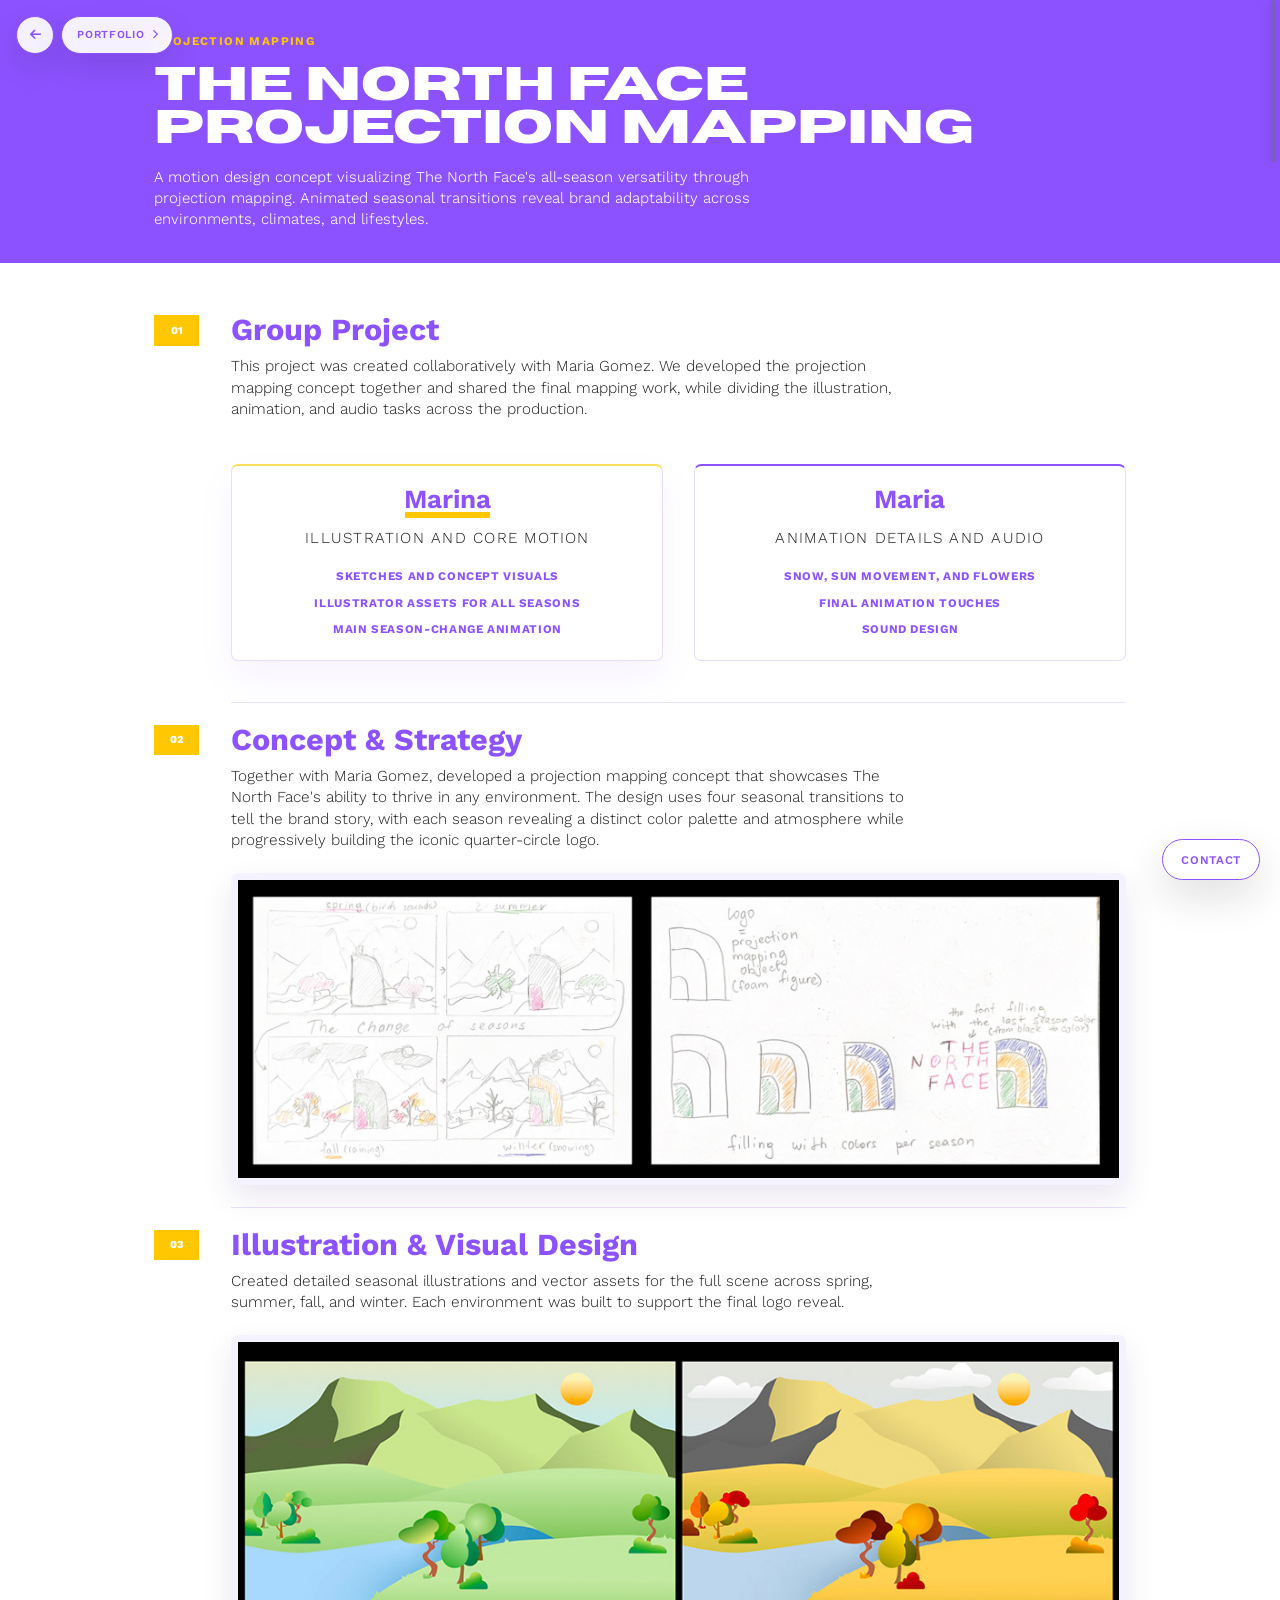
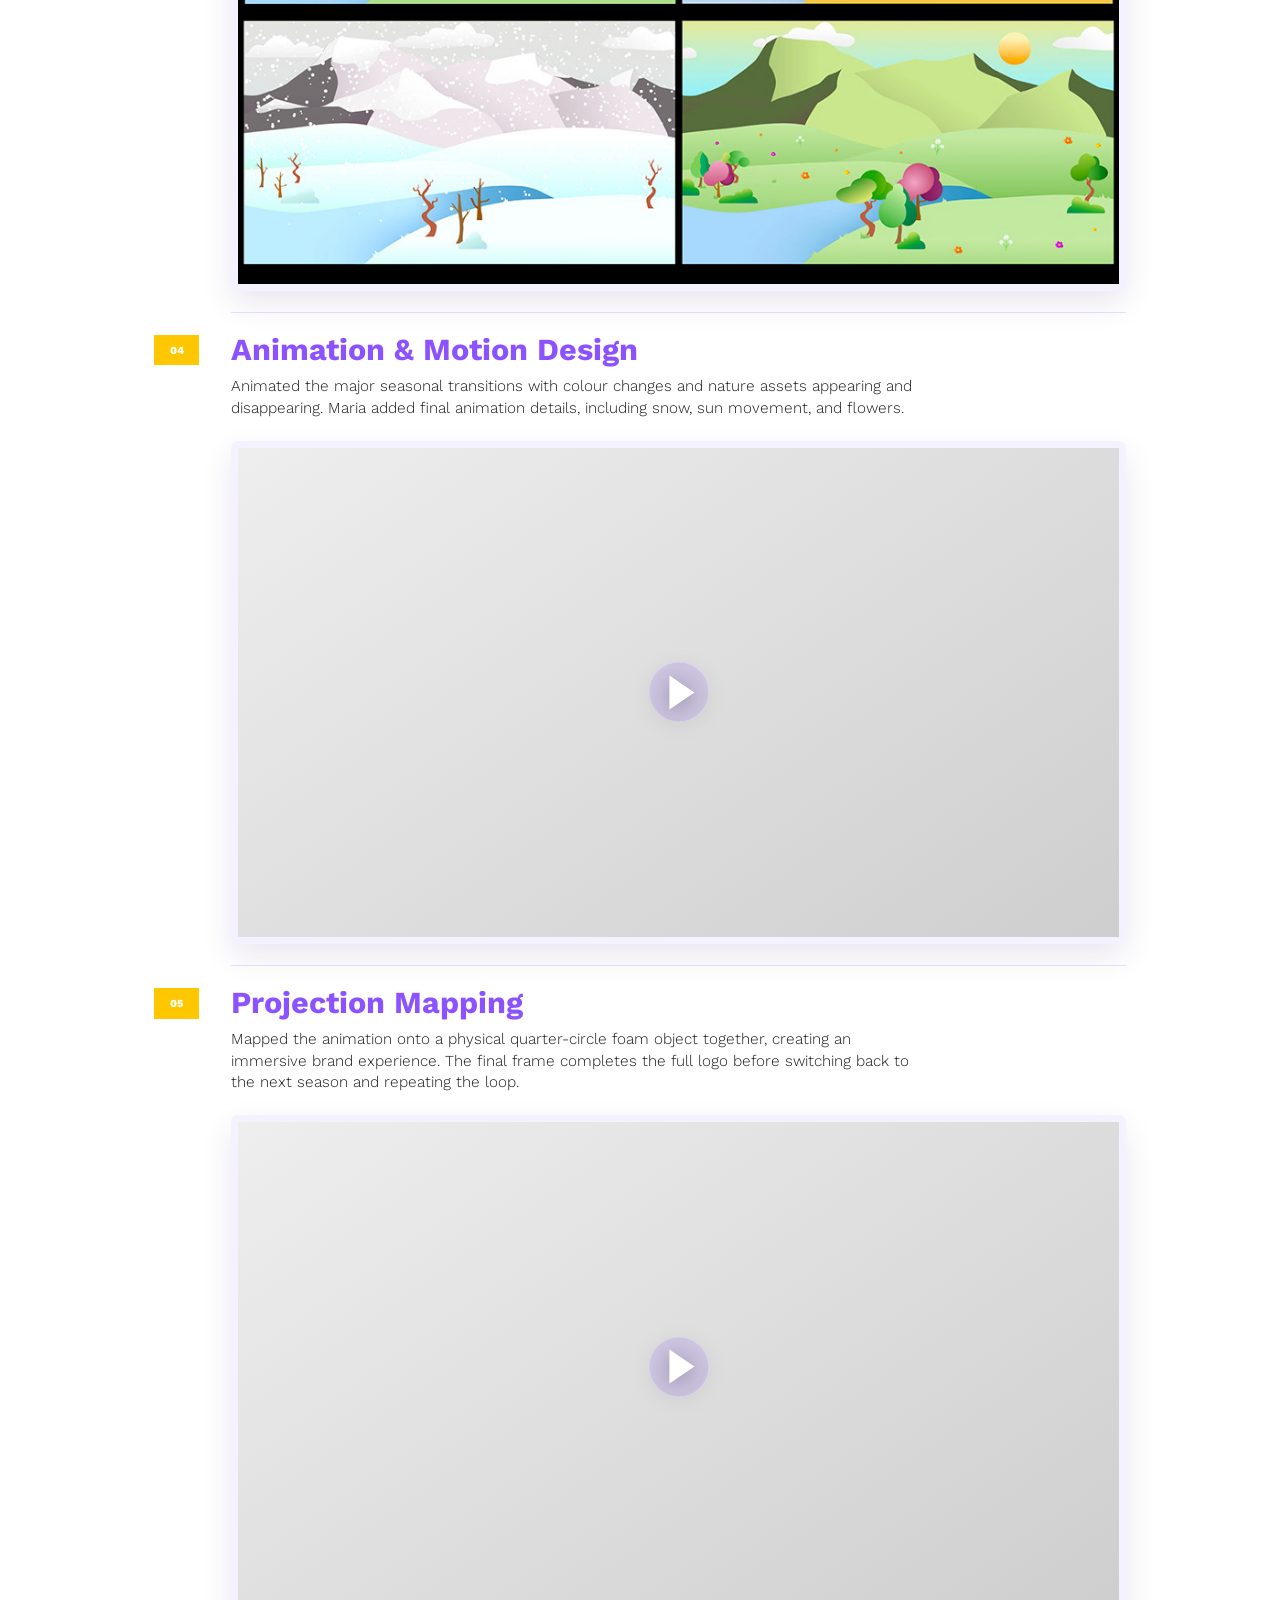
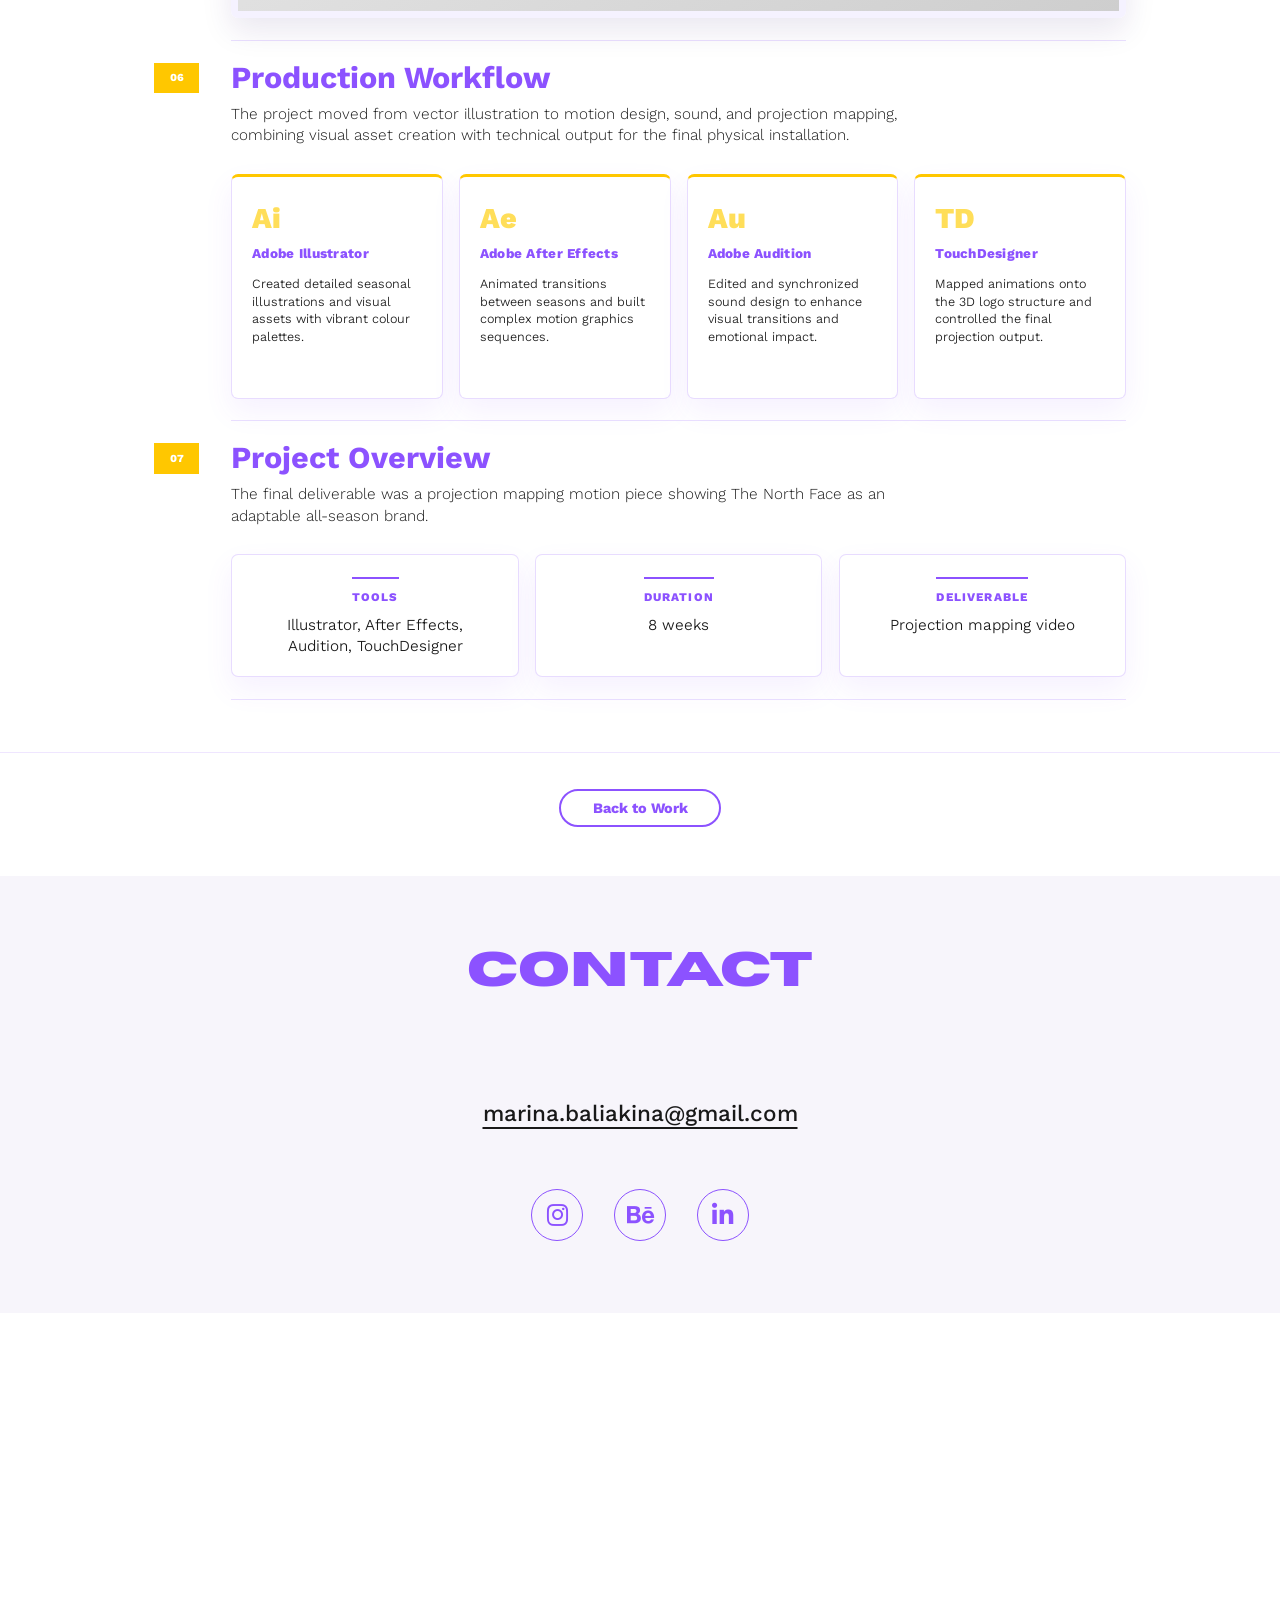
<file: html/northface-case.html>
<!DOCTYPE html>
<html lang="en">
<head>
  <meta charset="UTF-8">
  <meta name="viewport" content="width=device-width, initial-scale=1.0">
  <title>The North Face Projection Mapping | Marina Baliakina</title>
  <link rel="icon" type="image/png" href="../assets/favicon.png">
  <link rel="apple-touch-icon" href="../assets/favicon.png">
  <link rel="stylesheet" href="https://cdnjs.cloudflare.com/ajax/libs/font-awesome/6.5.1/css/all.min.css">

  <link rel="stylesheet" href="../style/project-detail.css?v=mobile-menu-contact-fix-20260711">
</head>
<body class="balanced-project-page tnf-detail-page">
  <nav class="case-nav" aria-label="Portfolio navigation">
    <a class="nav-home" href="../index.html#design" aria-label="Back to home">
      <i class="fa-solid fa-arrow-left"></i>
    </a>

    <div class="nav-portfolio">
      <button class="nav-portfolio-toggle" type="button" aria-label="Open portfolio categories" aria-expanded="false">
        <span class="nav-label">Portfolio</span>
        <i class="fa-solid fa-chevron-right nav-chevron" aria-hidden="true"></i>
        <span class="hamburger-lines" aria-hidden="true"><span></span><span></span><span></span></span>
      </button>
      <div class="nav-portfolio-links">
        <a href="../index.html" class="nav-link-home">Home</a>
        <a href="../index.html#smm">Social</a>
        <a href="../index.html#content">Content</a>
        <a href="../index.html#videography">Video</a>
        <a href="https://marina-baliakina.com" target="_blank" rel="noopener noreferrer">Photo</a>
        <a href="../index.html#design">Design</a>
        <a href="../index.html#contact">Contact</a>
      </div>
    </div>
  </nav>

<header class="project-hero project-hero-compact">
    <div class="project-hero-inner">
      <div>
        <span class="eyebrow">Projection Mapping</span>
        <h1>The North Face Projection Mapping</h1>
        <p>A motion design concept visualizing The North Face's all-season versatility through projection mapping. Animated seasonal transitions reveal brand adaptability across environments, climates, and lifestyles.</p>
      </div>
    </div>
  </header>

  <main>
    <section class="detail-section">
      <div class="detail-inner">
        <div class="process-list">
          <article class="process-item">
            <div class="process-number">01</div>
            <div class="process-content">
              <h2>Group Project</h2>
              <p>
                This project was created collaboratively with Maria Gomez. We developed the projection mapping concept together and shared the final mapping work, while dividing the illustration, animation, and audio tasks across the production.
              </p>

              <div class="concert-split-columns">
                <div class="is-featured">
                  <h3>Marina</h3>
                  <p class="concert-role">Illustration and core motion</p>
                  <ul class="concert-list">
                    <li>Sketches and concept visuals</li>
                    <li>Illustrator assets for all seasons</li>
                    <li>Main season-change animation</li>
                  </ul>
                </div>

                <div>
                  <h3>Maria</h3>
                  <p class="concert-role">Animation details and audio</p>
                  <ul class="concert-list">
                    <li>Snow, sun movement, and flowers</li>
                    <li>Final animation touches</li>
                    <li>Sound design</li>
                  </ul>
                </div>
              </div>
            </div>
          </article>

          <article class="process-item">
            <div class="process-number">02</div>
            <div class="process-content">
              <h2>Concept & Strategy</h2>
              <p>Together with Maria Gomez, developed a projection mapping concept that showcases The North Face's ability to thrive in any environment. The design uses four seasonal transitions to tell the brand story, with each season revealing a distinct color palette and atmosphere while progressively building the iconic quarter-circle logo.</p>
              <div class="placeholder-media wide tnf-contain-media tnf-sketch-media">
                <img src="../assets/tnf/tnf-sketch.png" alt="The North Face projection mapping sketch">
              </div>
            </div>
          </article>

          <article class="process-item">
            <div class="process-number">03</div>
            <div class="process-content">
              <h2>Illustration & Visual Design</h2>
              <p>Created detailed seasonal illustrations and vector assets for the full scene across spring, summer, fall, and winter. Each environment was built to support the final logo reveal.</p>
              <div class="placeholder-media wide tnf-contain-media tnf-concept-media">
                <img src="../assets/tnf/tnf-process1.jpg" alt="The North Face projection mapping concept process">
              </div>
            </div>
          </article>

          <article class="process-item">
            <div class="process-number">04</div>
            <div class="process-content">
              <h2>Animation & Motion Design</h2>
              <p>Animated the major seasonal transitions with colour changes and nature assets appearing and disappearing. Maria added final animation details, including snow, sun movement, and flowers.</p>
              <div class="placeholder-media wide has-custom-video">
                <iframe src="https://player.vimeo.com/video/1152296448?badge=0&amp;autopause=0&amp;title=0&amp;byline=0&amp;portrait=0&amp;color=8c52ff&amp;controls=0&amp;player_id=0&amp;app_id=58479" title="The North Face animation and motion design" allow="autoplay; fullscreen; picture-in-picture; clipboard-write; encrypted-media; web-share" referrerpolicy="strict-origin-when-cross-origin" allowfullscreen></iframe>
                <div class="custom-video-cover"></div>
                <button class="custom-video-play" type="button" aria-label="Play The North Face animation video"><span></span></button>
                <div class="custom-video-controls">
                  <button class="custom-video-mini-toggle" type="button" aria-label="Play or pause The North Face animation video"><span></span></button>
                  <div class="custom-video-timeline" role="slider" aria-label="Video progress" aria-valuemin="0" aria-valuemax="100" aria-valuenow="0" tabindex="0"><span></span></div>
                  <span class="custom-video-time">0:00 / 0:00</span>
                </div>
              </div>
            </div>
          </article>

          <article class="process-item">
            <div class="process-number">05</div>
            <div class="process-content">
              <h2>Projection Mapping</h2>
              <p>Mapped the animation onto a physical quarter-circle foam object together, creating an immersive brand experience. The final frame completes the full logo before switching back to the next season and repeating the loop.</p>
              <div class="placeholder-media wide has-custom-video">
                <iframe src="https://player.vimeo.com/video/1152245424?badge=0&amp;autopause=0&amp;title=0&amp;byline=0&amp;portrait=0&amp;color=8c52ff&amp;controls=0&amp;player_id=0&amp;app_id=58479" title="The North Face projection mapping final video" allow="autoplay; fullscreen; picture-in-picture; clipboard-write; encrypted-media; web-share" referrerpolicy="strict-origin-when-cross-origin" allowfullscreen></iframe>
                <div class="custom-video-cover"></div>
                <button class="custom-video-play" type="button" aria-label="Play The North Face projection mapping video"><span></span></button>
                <div class="custom-video-controls">
                  <button class="custom-video-mini-toggle" type="button" aria-label="Play or pause The North Face projection mapping video"><span></span></button>
                  <div class="custom-video-timeline" role="slider" aria-label="Video progress" aria-valuemin="0" aria-valuemax="100" aria-valuenow="0" tabindex="0"><span></span></div>
                  <span class="custom-video-time">0:00 / 0:00</span>
                </div>
              </div>
            </div>
          </article>

          <article class="process-item">
            <div class="process-number">06</div>
            <div class="process-content">
              <h2>Production Workflow</h2>
              <p>
                The project moved from vector illustration to motion design, sound, and projection mapping, combining visual asset creation with technical output for the final physical installation.
              </p>

              <div class="tool-grid">
                <div class="tool-card"><span class="tool-initial">Ai</span><strong>Adobe Illustrator</strong><p>Created detailed seasonal illustrations and visual assets with vibrant colour palettes.</p></div>
                <div class="tool-card"><span class="tool-initial">Ae</span><strong>Adobe After Effects</strong><p>Animated transitions between seasons and built complex motion graphics sequences.</p></div>
                <div class="tool-card"><span class="tool-initial">Au</span><strong>Adobe Audition</strong><p>Edited and synchronized sound design to enhance visual transitions and emotional impact.</p></div>
                <div class="tool-card"><span class="tool-initial">TD</span><strong>TouchDesigner</strong><p>Mapped animations onto the 3D logo structure and controlled the final projection output.</p></div>
              </div>
            </div>
          </article>

          <article class="process-item">
            <div class="process-number">07</div>
            <div class="process-content">
              <h2>Project Overview</h2>
              <p>
                The final deliverable was a projection mapping motion piece showing The North Face as an adaptable all-season brand.
              </p>

              <div class="concert-detail-panels" aria-label="The North Face project overview">
                <article>
                  <strong>Tools</strong>
                  <span>Illustrator, After Effects, Audition, TouchDesigner</span>
                </article>
                <article>
                  <strong>Duration</strong>
                  <span>8 weeks</span>
                </article>
                <article>
                  <strong>Deliverable</strong>
                  <span>Projection mapping video</span>
                </article>
              </div>
            </div>
          </article>


        </div>
      </div>
    </section>
  </main>

  <footer class="project-footer">
    <a href="../index.html#design">Back to Work</a>
  </footer>

  <a class="floating-contact" href="#contact">CONTACT</a>

  <footer class="contact" id="contact">
    <h2 class="section-title purple-text">CONTACT</h2>
    <a class="email-link" href="mailto:marina.baliakina@gmail.com">marina.baliakina@gmail.com</a>

    <div class="social-links" aria-label="Social links">
      <a href="https://instagram.com/marirror" target="_blank" rel="noopener noreferrer" aria-label="Instagram">
        <i class="fa-brands fa-instagram" aria-hidden="true"></i>
      </a>
      <a href="https://www.behance.net/marlinok" target="_blank" rel="noopener noreferrer" aria-label="Behance">
        <i class="fa-brands fa-behance" aria-hidden="true"></i>
      </a>
      <a href="https://www.linkedin.com/in/marina-baliakina/" target="_blank" rel="noopener noreferrer" aria-label="LinkedIn">
        <i class="fa-brands fa-linkedin-in" aria-hidden="true"></i>
      </a>
    </div>
  </footer>

  <script src="https://player.vimeo.com/api/player.js"></script>
  <script>
    document.querySelectorAll(".has-custom-video").forEach((screen) => {
      const iframe = screen.querySelector("iframe");
      const button = screen.querySelector(".custom-video-play");
      const miniToggle = screen.querySelector(".custom-video-mini-toggle");
      const timeline = screen.querySelector(".custom-video-timeline");
      const progress = timeline.querySelector("span");
      const time = screen.querySelector(".custom-video-time");
      const player = new Vimeo.Player(iframe);
      let duration = 0;
      let isSeeking = false;
      let controlsTimer;

      const formatTime = (seconds) => {
        const safeSeconds = Math.max(0, Math.floor(seconds || 0));
        const minutes = Math.floor(safeSeconds / 60);
        const remainder = String(safeSeconds % 60).padStart(2, "0");
        return `${minutes}:${remainder}`;
      };

      const updateTime = (currentTime = 0) => {
        time.textContent = `${formatTime(currentTime)} / ${formatTime(duration)}`;
      };

      const wakeControls = () => {
        screen.classList.remove("controls-idle");
        window.clearTimeout(controlsTimer);

        if (!screen.classList.contains("is-paused")) {
          controlsTimer = window.setTimeout(() => {
            screen.classList.add("controls-idle");
          }, 1100);
        }
      };

      player.getDuration().then((value) => {
        duration = value;
        updateTime(0);
      });

      player.on("play", () => {
        screen.classList.add("is-playing");
        screen.classList.remove("is-paused");
        wakeControls();
      });

      player.on("pause", () => {
        screen.classList.add("is-paused");
        screen.classList.remove("controls-idle");
      });

      player.on("timeupdate", (data) => {
        if (isSeeking) return;
        const percent = Math.max(0, Math.min(100, data.percent * 100));
        progress.style.width = `${percent}%`;
        timeline.setAttribute("aria-valuenow", String(Math.round(percent)));
        updateTime(data.seconds);
      });

      const seek = (clientX) => {
        const rect = timeline.getBoundingClientRect();
        const percent = Math.max(0, Math.min(1, (clientX - rect.left) / rect.width));
        progress.style.width = `${percent * 100}%`;
        timeline.setAttribute("aria-valuenow", String(Math.round(percent * 100)));

        if (duration) {
          player.setCurrentTime(duration * percent);
          updateTime(duration * percent);
        }
      };

      const togglePlayback = () => {
        wakeControls();

        if (screen.classList.contains("is-playing") && !screen.classList.contains("is-paused")) {
          player.pause();
        } else {
          player.play();
        }
      };

      button.addEventListener("click", () => {
        player.play();
      });

      miniToggle.addEventListener("click", (event) => {
        event.stopPropagation();
        togglePlayback();
      });

      screen.addEventListener("click", (event) => {
        if (event.target.closest(".custom-video-controls") || event.target.closest(".custom-video-play")) return;
        togglePlayback();
      });

      screen.addEventListener("pointerenter", wakeControls);

      timeline.addEventListener("pointerdown", (event) => {
        event.stopPropagation();
        isSeeking = true;
        wakeControls();
        timeline.setPointerCapture(event.pointerId);
        seek(event.clientX);
      });

      timeline.addEventListener("pointermove", (event) => {
        if (!isSeeking) return;
        seek(event.clientX);
      });

      timeline.addEventListener("pointerup", (event) => {
        seek(event.clientX);
        isSeeking = false;
      });

      timeline.addEventListener("keydown", async (event) => {
        if (!["ArrowLeft", "ArrowRight"].includes(event.key)) return;
        event.preventDefault();
        const currentTime = await player.getCurrentTime();
        const direction = event.key === "ArrowRight" ? 1 : -1;
        player.setCurrentTime(Math.max(0, Math.min(duration, currentTime + direction * 2)));
      });
    });
  </script>
  <script>
    const contactSection = document.querySelector("#contact");
    const floatingContact = document.querySelector(".floating-contact");

    if (contactSection && floatingContact) {
      const updateFloatingContact = () => {
        const rect = contactSection.getBoundingClientRect();
        const contactIsVisible = rect.top < window.innerHeight && rect.bottom > 0;
        floatingContact.classList.toggle("is-hidden", contactIsVisible);
      };

      window.addEventListener("scroll", updateFloatingContact, { passive: true });
      window.addEventListener("resize", updateFloatingContact);
      updateFloatingContact();
    }
  </script>
  <script>
    document.querySelectorAll(".detail-menu").forEach((menu) => {
      const toggle = menu.querySelector(".detail-menu-toggle");
      const links = menu.querySelectorAll("a");

      toggle.addEventListener("click", () => {
        const isOpen = menu.classList.toggle("is-open");
        toggle.setAttribute("aria-expanded", String(isOpen));
      });

      links.forEach((link) => {
        link.addEventListener("click", () => {
          menu.classList.remove("is-open");
          toggle.setAttribute("aria-expanded", "false");
        });
      });
    });
  </script>

  <script src="../scripts/scrollbar.js"></script>
  <script src="../scripts/portfolio-nav.js?v=mobile-menu-contact-fix-20260711"></script>
  <script src="../scripts/reveal.js?v=mobile-menu-contact-fix-20260711"></script>
</body>
</html>
</file>
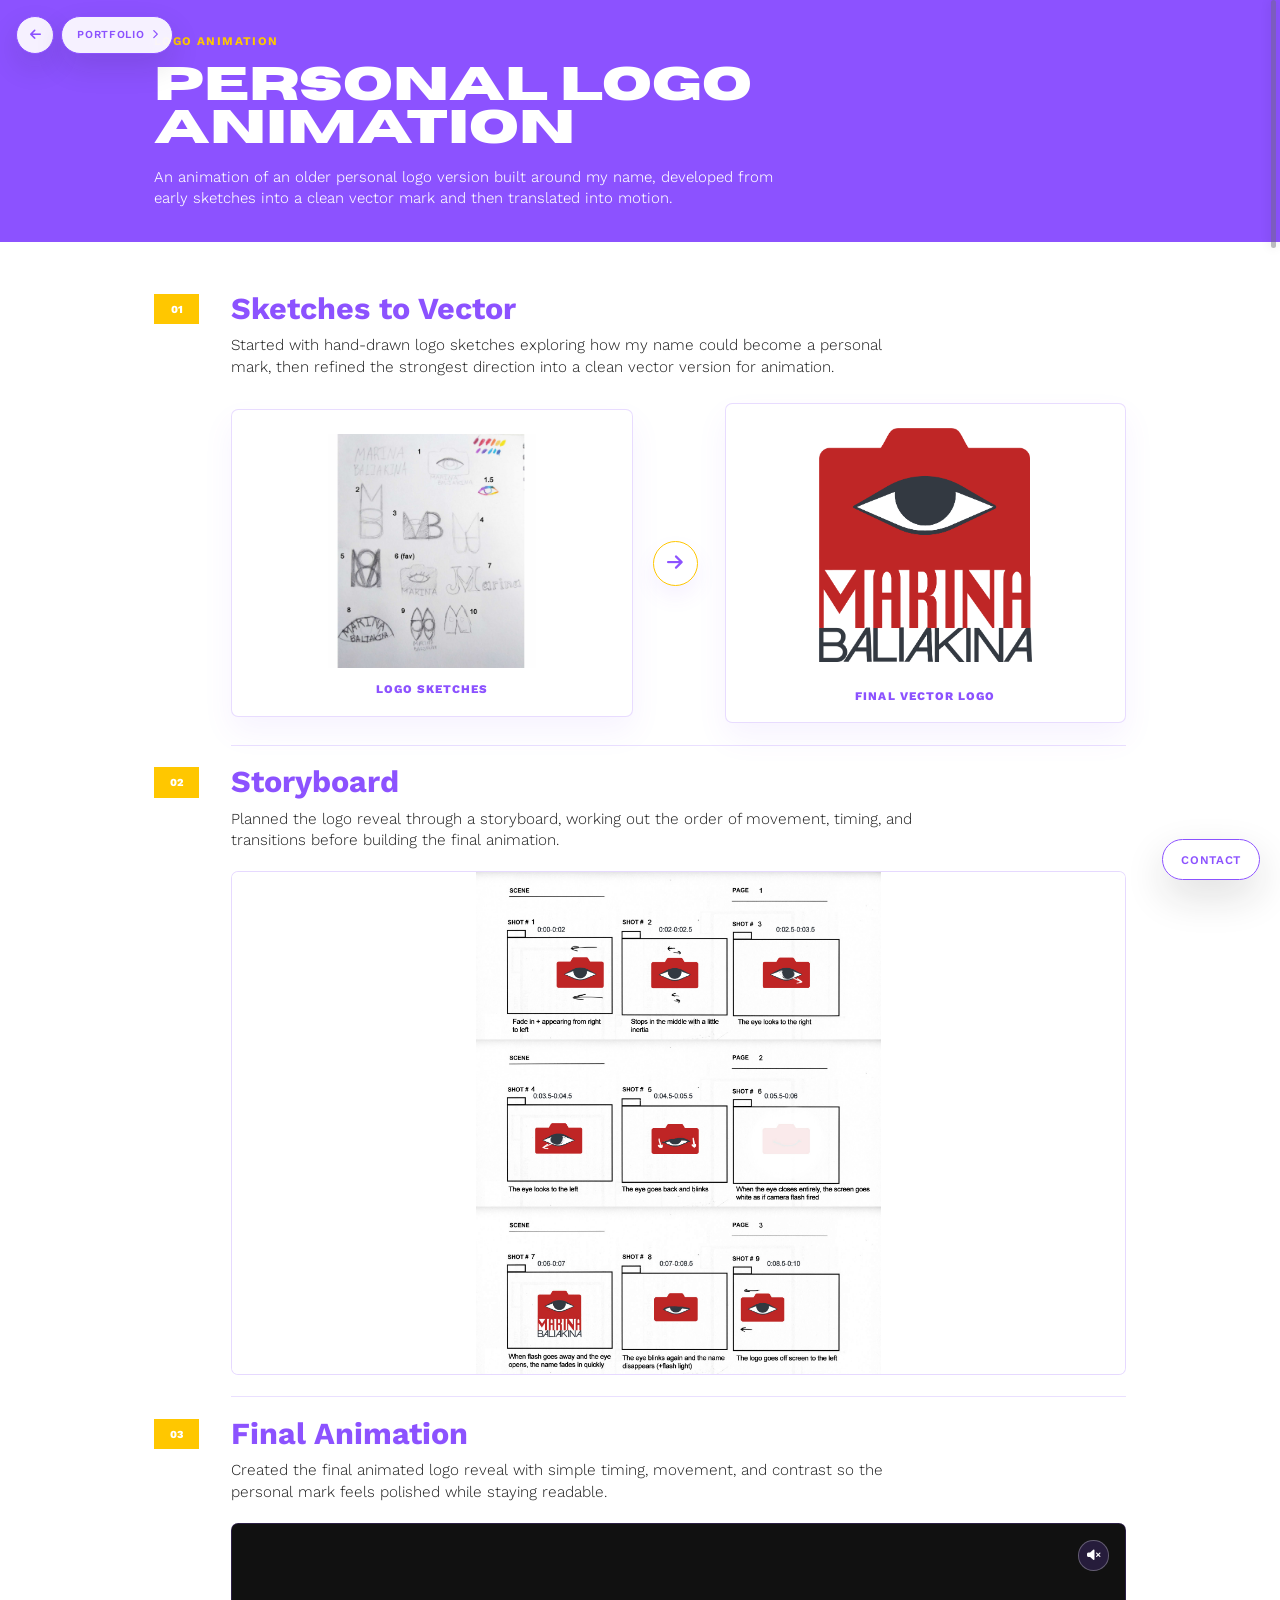
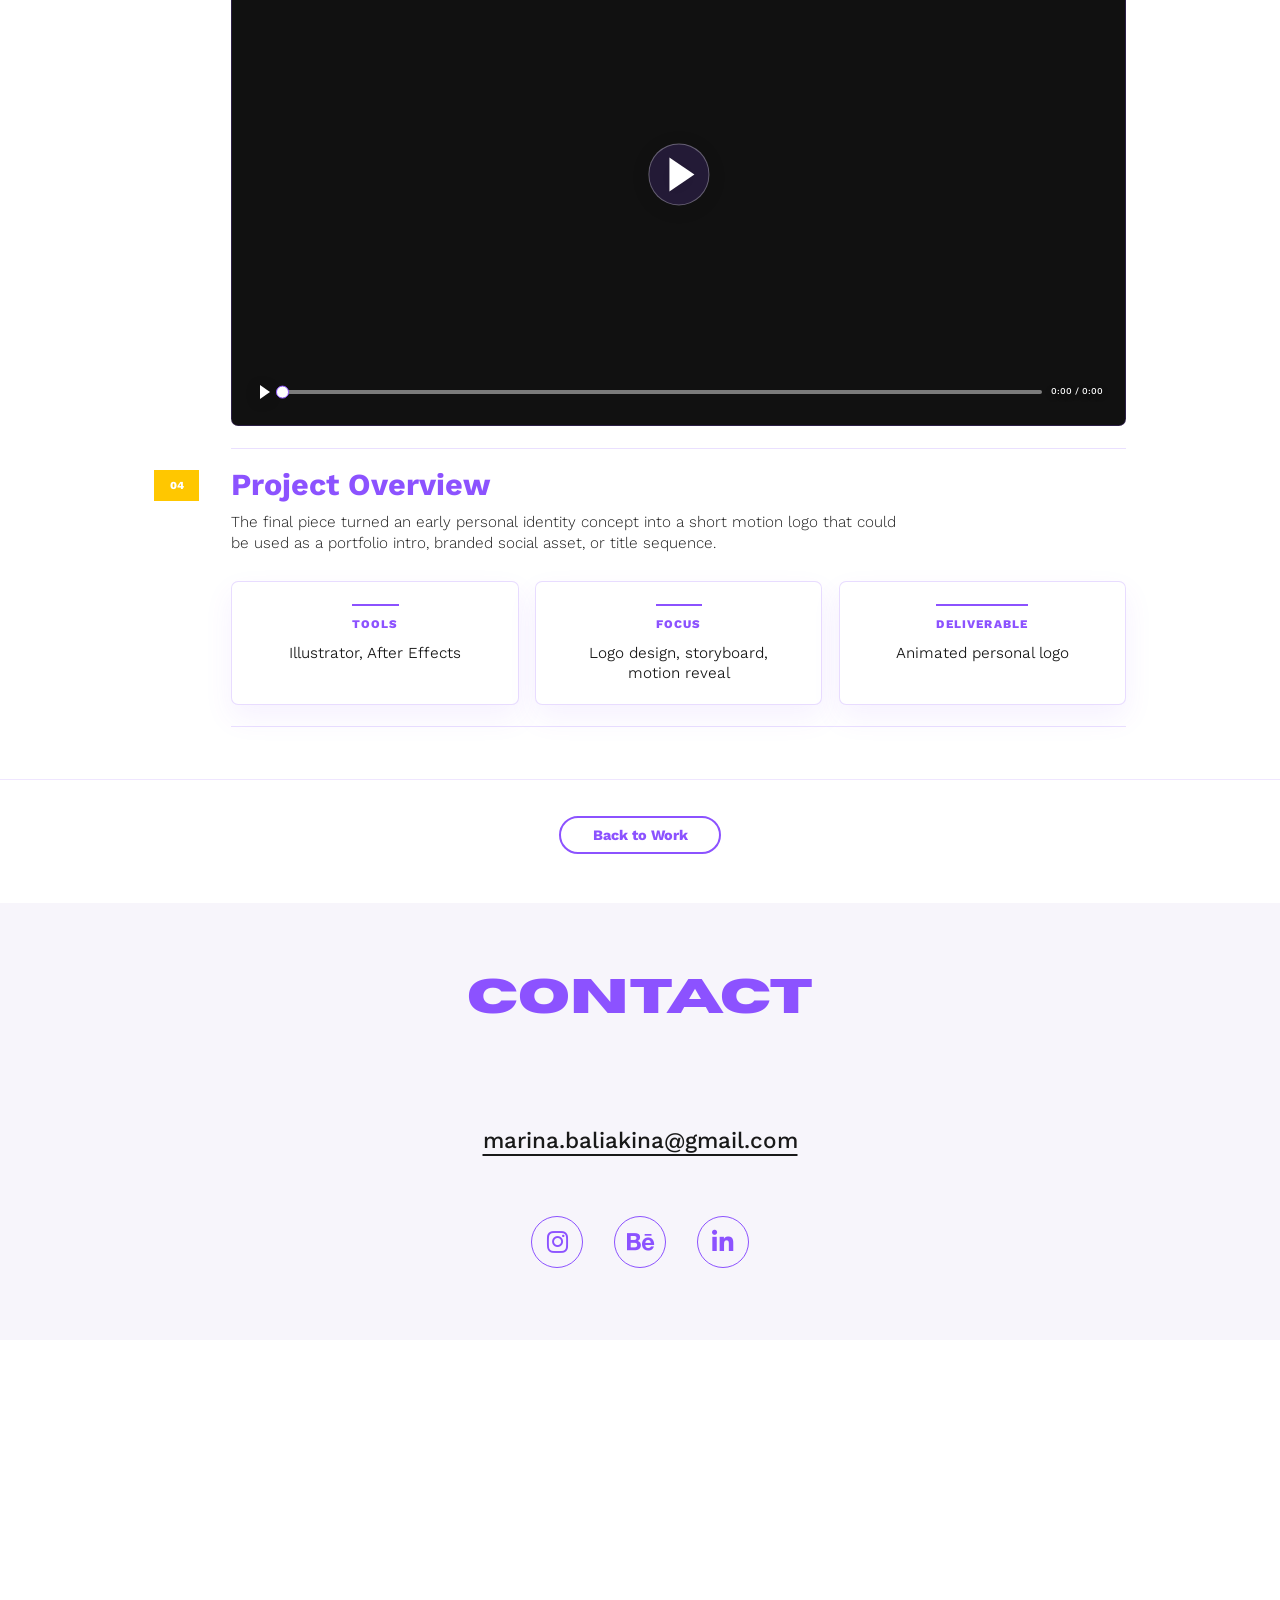
<file: html/personal-logo-animation-case.html>
<!DOCTYPE html>
<html lang="en">
<head>
  <meta charset="UTF-8">
  <meta name="viewport" content="width=device-width, initial-scale=1.0">
  <title>Personal Logo Animation | Marina Baliakina</title>
  <link rel="icon" type="image/png" href="../assets/favicon.png">
  <link rel="apple-touch-icon" href="../assets/favicon.png">
  <link rel="stylesheet" href="https://cdnjs.cloudflare.com/ajax/libs/font-awesome/6.5.1/css/all.min.css">

  <link rel="stylesheet" href="../style/project-detail.css?v=mobile-menu-contact-fix-20260711">
</head>
<body class="balanced-project-page personal-logo-page">
  <nav class="case-nav" aria-label="Portfolio navigation">
    <a class="nav-home" href="../index.html#design" aria-label="Back to home">
      <i class="fa-solid fa-arrow-left"></i>
    </a>

    <div class="nav-portfolio">
      <button class="nav-portfolio-toggle" type="button" aria-label="Open portfolio categories" aria-expanded="false">
        <span class="nav-label">Portfolio</span>
        <i class="fa-solid fa-chevron-right nav-chevron" aria-hidden="true"></i>
        <span class="hamburger-lines" aria-hidden="true"><span></span><span></span><span></span></span>
      </button>
      <div class="nav-portfolio-links">
        <a href="../index.html" class="nav-link-home">Home</a>
        <a href="../index.html#smm">Social</a>
        <a href="../index.html#content">Content</a>
        <a href="../index.html#videography">Video</a>
        <a href="https://marina-baliakina.com" target="_blank" rel="noopener noreferrer">Photo</a>
        <a href="../index.html#design">Design</a>
        <a href="../index.html#contact">Contact</a>
      </div>
    </div>
  </nav>

<header class="project-hero project-hero-compact">
    <div class="project-hero-inner">
      <div>
        <span class="eyebrow">Logo Animation</span>
        <h1>Personal Logo Animation</h1>
        <p>An animation of an older personal logo version built around my name, developed from early sketches into a clean vector mark and then translated into motion.</p>
      </div>
    </div>
  </header>

  <main>
    <section class="detail-section">
      <div class="detail-inner">
        <div class="process-list">
          <article class="process-item">
            <div class="process-number">01</div>
            <div class="process-content">
              <h2>Sketches to Vector</h2>
              <p>Started with hand-drawn logo sketches exploring how my name could become a personal mark, then refined the strongest direction into a clean vector version for animation.</p>

              <div class="logo-trace-comparison personal-logo-comparison" aria-label="Personal logo sketches converted into a final vector logo">
                <figure class="trace-card">
                  <img src="../assets/projects/person-logo-animation/sketch.jpg" alt="Sketches for Marina personal logo">
                  <figcaption>Logo Sketches</figcaption>
                </figure>

                <div class="trace-arrow" aria-hidden="true">
                  <i class="fa-solid fa-arrow-right"></i>
                </div>

                <figure class="trace-card personal-vector-card">
                  <img src="../assets/projects/person-logo-animation/logo-project.png" alt="Final vector version of Marina personal logo">
                  <figcaption>Final Vector Logo</figcaption>
                </figure>
              </div>
            </div>
          </article>

          <article class="process-item">
            <div class="process-number">02</div>
            <div class="process-content">
              <h2>Storyboard</h2>
              <p>Planned the logo reveal through a storyboard, working out the order of movement, timing, and transitions before building the final animation.</p>

              <div class="placeholder-media wide personal-storyboard-media">
                <img src="../assets/projects/person-logo-animation/storyboard.jpg" alt="Storyboard for Marina personal logo animation">
              </div>
            </div>
          </article>

          <article class="process-item">
            <div class="process-number">03</div>
            <div class="process-content">
              <h2>Final Animation</h2>
              <p>Created the final animated logo reveal with simple timing, movement, and contrast so the personal mark feels polished while staying readable.</p>

              <div class="placeholder-media wide personal-final-animation has-custom-video has-native-video is-paused">
                <video src="../assets/video/Logo-Animation-Personal.mp4" preload="metadata" muted loop playsinline></video>
                <div class="custom-video-cover"></div>
                <button class="custom-video-play" type="button" aria-label="Play personal logo animation"><span></span></button>
                <button class="custom-video-mute" type="button" aria-label="Unmute video"><i class="fa-solid fa-volume-xmark"></i></button>
                <div class="custom-video-controls">
                  <button class="custom-video-mini-toggle" type="button" aria-label="Play or pause personal logo animation"><span></span></button>
                  <div class="custom-video-timeline" role="slider" aria-label="Video progress" aria-valuemin="0" aria-valuemax="100" aria-valuenow="0" tabindex="0"><span></span></div>
                  <span class="custom-video-time">0:00 / 0:00</span>
                </div>
              </div>
            </div>
          </article>

          <article class="process-item">
            <div class="process-number">04</div>
            <div class="process-content">
              <h2>Project Overview</h2>
              <p>
                The final piece turned an early personal identity concept into a short motion logo that could be used as a portfolio intro, branded social asset, or title sequence.
              </p>

              <div class="concert-detail-panels" aria-label="Personal logo animation project overview">
                <article>
                  <strong>Tools</strong>
                  <span>Illustrator, After Effects</span>
                </article>
                <article>
                  <strong>Focus</strong>
                  <span>Logo design, storyboard, motion reveal</span>
                </article>
                <article>
                  <strong>Deliverable</strong>
                  <span>Animated personal logo</span>
                </article>
              </div>
            </div>
          </article>
        </div>
      </div>
    </section>
  </main>

  <footer class="project-footer">
    <a href="../index.html#design">Back to Work</a>
  </footer>
  <a class="floating-contact" href="#contact">CONTACT</a>

  <footer class="contact" id="contact">
    <h2 class="section-title purple-text">CONTACT</h2>
    <a class="email-link" href="mailto:marina.baliakina@gmail.com">marina.baliakina@gmail.com</a>

    <div class="social-links" aria-label="Social links">
      <a href="https://instagram.com/marirror" target="_blank" rel="noopener noreferrer" aria-label="Instagram">
        <i class="fa-brands fa-instagram" aria-hidden="true"></i>
      </a>
      <a href="https://www.behance.net/marlinok" target="_blank" rel="noopener noreferrer" aria-label="Behance">
        <i class="fa-brands fa-behance" aria-hidden="true"></i>
      </a>
      <a href="https://www.linkedin.com/in/marina-baliakina/" target="_blank" rel="noopener noreferrer" aria-label="LinkedIn">
        <i class="fa-brands fa-linkedin-in" aria-hidden="true"></i>
      </a>
    </div>
  </footer>
  <script>
    const contactSection = document.querySelector("#contact");
    const floatingContact = document.querySelector(".floating-contact");

    if (contactSection && floatingContact) {
      const updateFloatingContact = () => {
        const rect = contactSection.getBoundingClientRect();
        const contactIsVisible = rect.top < window.innerHeight && rect.bottom > 0;
        floatingContact.classList.toggle("is-hidden", contactIsVisible);
      };

      window.addEventListener("scroll", updateFloatingContact, { passive: true });
      window.addEventListener("resize", updateFloatingContact);
      updateFloatingContact();
    }
  </script>
  <script>
    document.querySelectorAll(".detail-menu").forEach((menu) => {
      const toggle = menu.querySelector(".detail-menu-toggle");
      const links = menu.querySelectorAll("a");

      toggle.addEventListener("click", () => {
        const isOpen = menu.classList.toggle("is-open");
        toggle.setAttribute("aria-expanded", String(isOpen));
      });

      links.forEach((link) => {
        link.addEventListener("click", () => {
          menu.classList.remove("is-open");
          toggle.setAttribute("aria-expanded", "false");
        });
      });
    });
  </script>
  <script>
    document.querySelectorAll(".has-native-video").forEach((screen) => {
      const video = screen.querySelector("video");
      const button = screen.querySelector(".custom-video-play");
      const miniToggle = screen.querySelector(".custom-video-mini-toggle");
      const muteToggle = screen.querySelector(".custom-video-mute");
      const timeline = screen.querySelector(".custom-video-timeline");
      const progress = timeline?.querySelector("span");
      const time = screen.querySelector(".custom-video-time");
      let controlsTimer;

      const formatTime = (seconds) => {
        const safeSeconds = Math.max(0, Math.floor(seconds || 0));
        const minutes = Math.floor(safeSeconds / 60);
        const remainder = String(safeSeconds % 60).padStart(2, "0");
        return `${minutes}:${remainder}`;
      };

      const updateTime = () => {
        if (!timeline || !progress || !time) return;
        time.textContent = `${formatTime(video.currentTime)} / ${formatTime(video.duration)}`;
        const percent = video.duration ? (video.currentTime / video.duration) * 100 : 0;
        progress.style.width = `${percent}%`;
        timeline.setAttribute("aria-valuenow", String(Math.round(percent)));
      };

      const wakeControls = () => {
        screen.classList.remove("controls-idle");
        window.clearTimeout(controlsTimer);

        if (!screen.classList.contains("is-paused")) {
          controlsTimer = window.setTimeout(() => {
            screen.classList.add("controls-idle");
          }, 1200);
        }
      };

      const togglePlayback = () => {
        wakeControls();
        if (video.paused) {
          video.play();
        } else {
          video.pause();
        }
      };

      const updateMuteButton = () => {
        if (!muteToggle) return;
        muteToggle.setAttribute("aria-label", video.muted ? "Unmute video" : "Mute video");
        muteToggle.innerHTML = `<i class="fa-solid ${video.muted ? "fa-volume-xmark" : "fa-volume-high"}"></i>`;
      };

      const seek = (clientX) => {
        if (!timeline || !video.duration) return;
        const rect = timeline.getBoundingClientRect();
        const percent = Math.max(0, Math.min(1, (clientX - rect.left) / rect.width));
        video.currentTime = video.duration * percent;
        updateTime();
      };

      video.addEventListener("loadedmetadata", updateTime);
      video.addEventListener("timeupdate", updateTime);
      video.addEventListener("volumechange", updateMuteButton);
      video.addEventListener("play", () => {
        screen.classList.add("is-playing");
        screen.classList.remove("is-paused");
        wakeControls();
      });
      video.addEventListener("pause", () => {
        screen.classList.add("is-paused");
        screen.classList.remove("controls-idle");
      });

      button?.addEventListener("click", () => {
        video.muted = false;
        video.play();
      });
      miniToggle?.addEventListener("click", (event) => {
        event.stopPropagation();
        togglePlayback();
      });
      muteToggle?.addEventListener("click", (event) => {
        event.stopPropagation();
        video.muted = !video.muted;
      });

      screen.addEventListener("click", (event) => {
        if (event.target.closest(".custom-video-controls") || event.target.closest(".custom-video-play") || event.target.closest(".custom-video-mute")) return;
        togglePlayback();
      });
      screen.addEventListener("pointerenter", wakeControls);

      timeline?.addEventListener("pointerdown", (event) => {
        event.stopPropagation();
        timeline.setPointerCapture(event.pointerId);
        seek(event.clientX);
      });
      timeline?.addEventListener("pointermove", (event) => {
        if (event.buttons !== 1) return;
        seek(event.clientX);
      });
      timeline?.addEventListener("keydown", (event) => {
        if (!["ArrowLeft", "ArrowRight"].includes(event.key) || !video.duration) return;
        event.preventDefault();
        const direction = event.key === "ArrowRight" ? 1 : -1;
        video.currentTime = Math.max(0, Math.min(video.duration, video.currentTime + direction * 2));
      });

      updateTime();
      updateMuteButton();
    });
  </script>

  <script src="../scripts/scrollbar.js"></script>
  <script src="../scripts/portfolio-nav.js?v=mobile-menu-contact-fix-20260711"></script>
  <script src="../scripts/reveal.js?v=mobile-menu-contact-fix-20260711"></script>
</body>
</html>
</file>
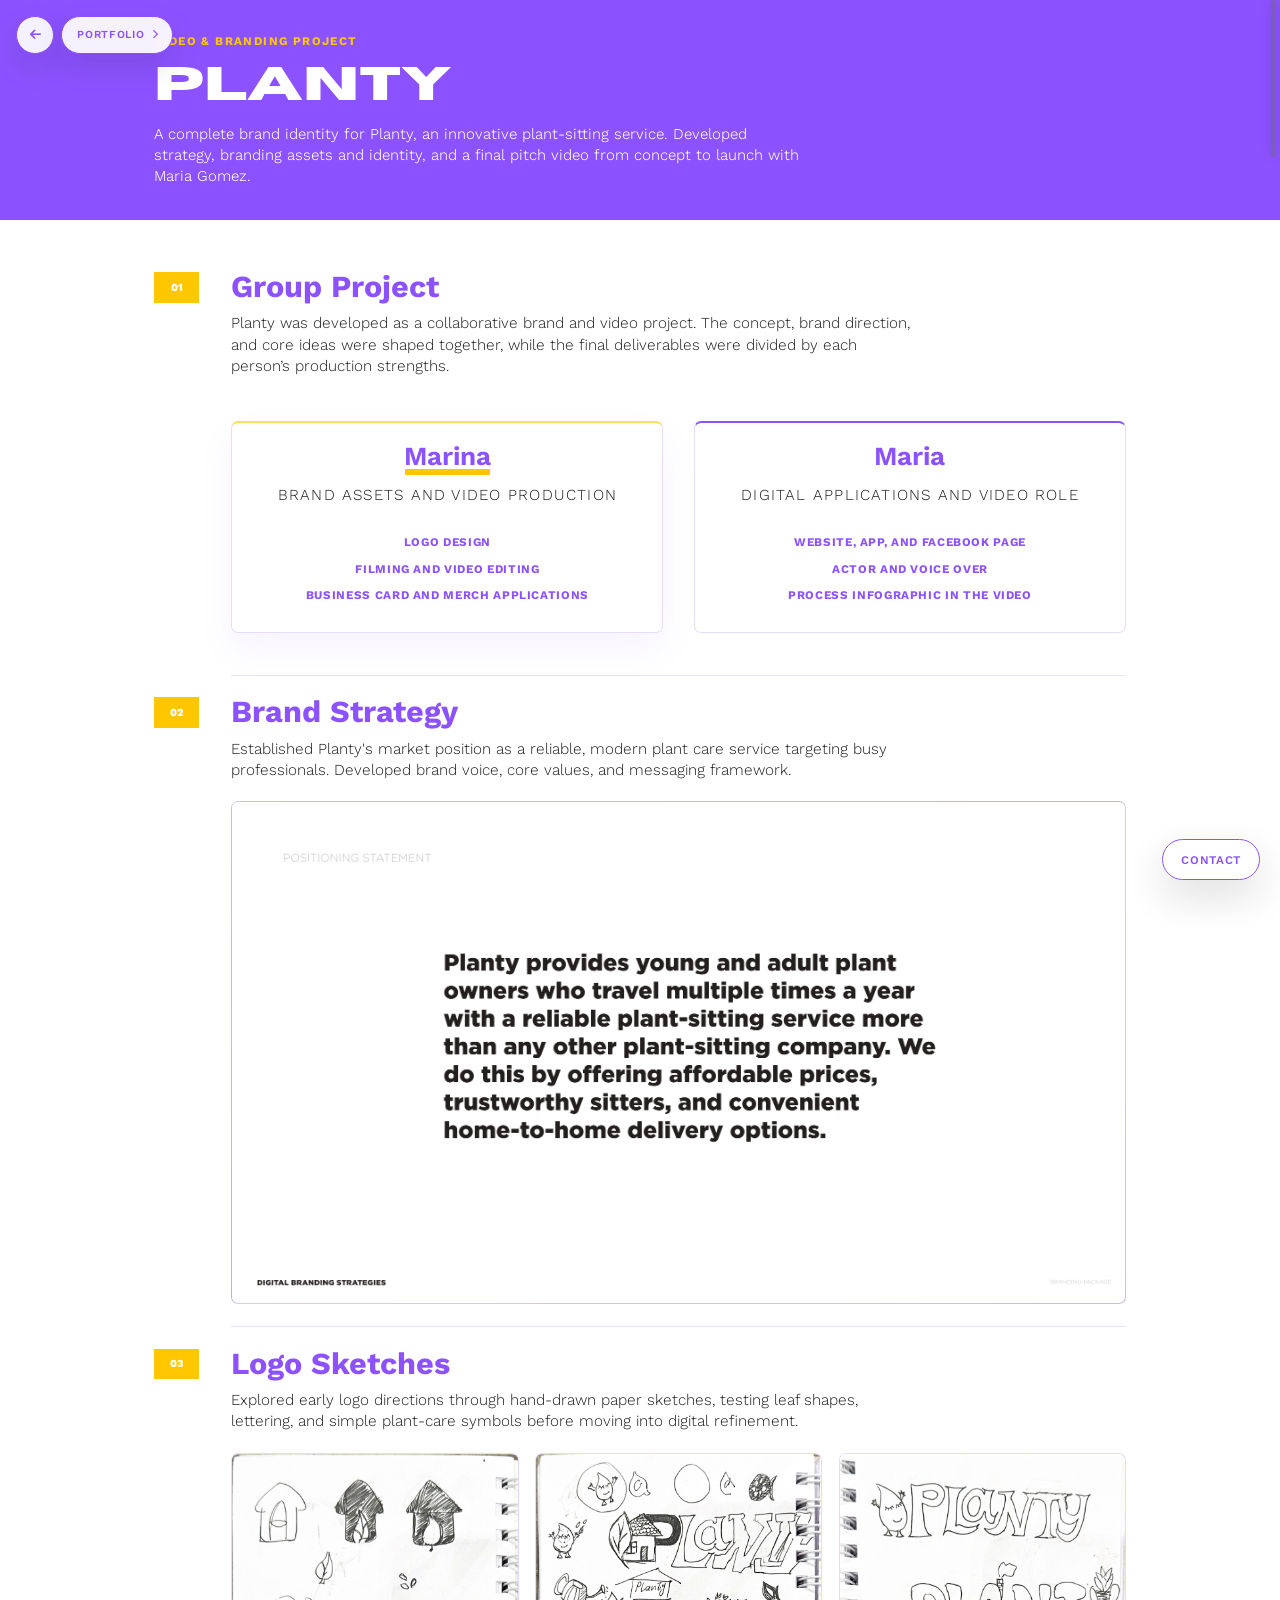
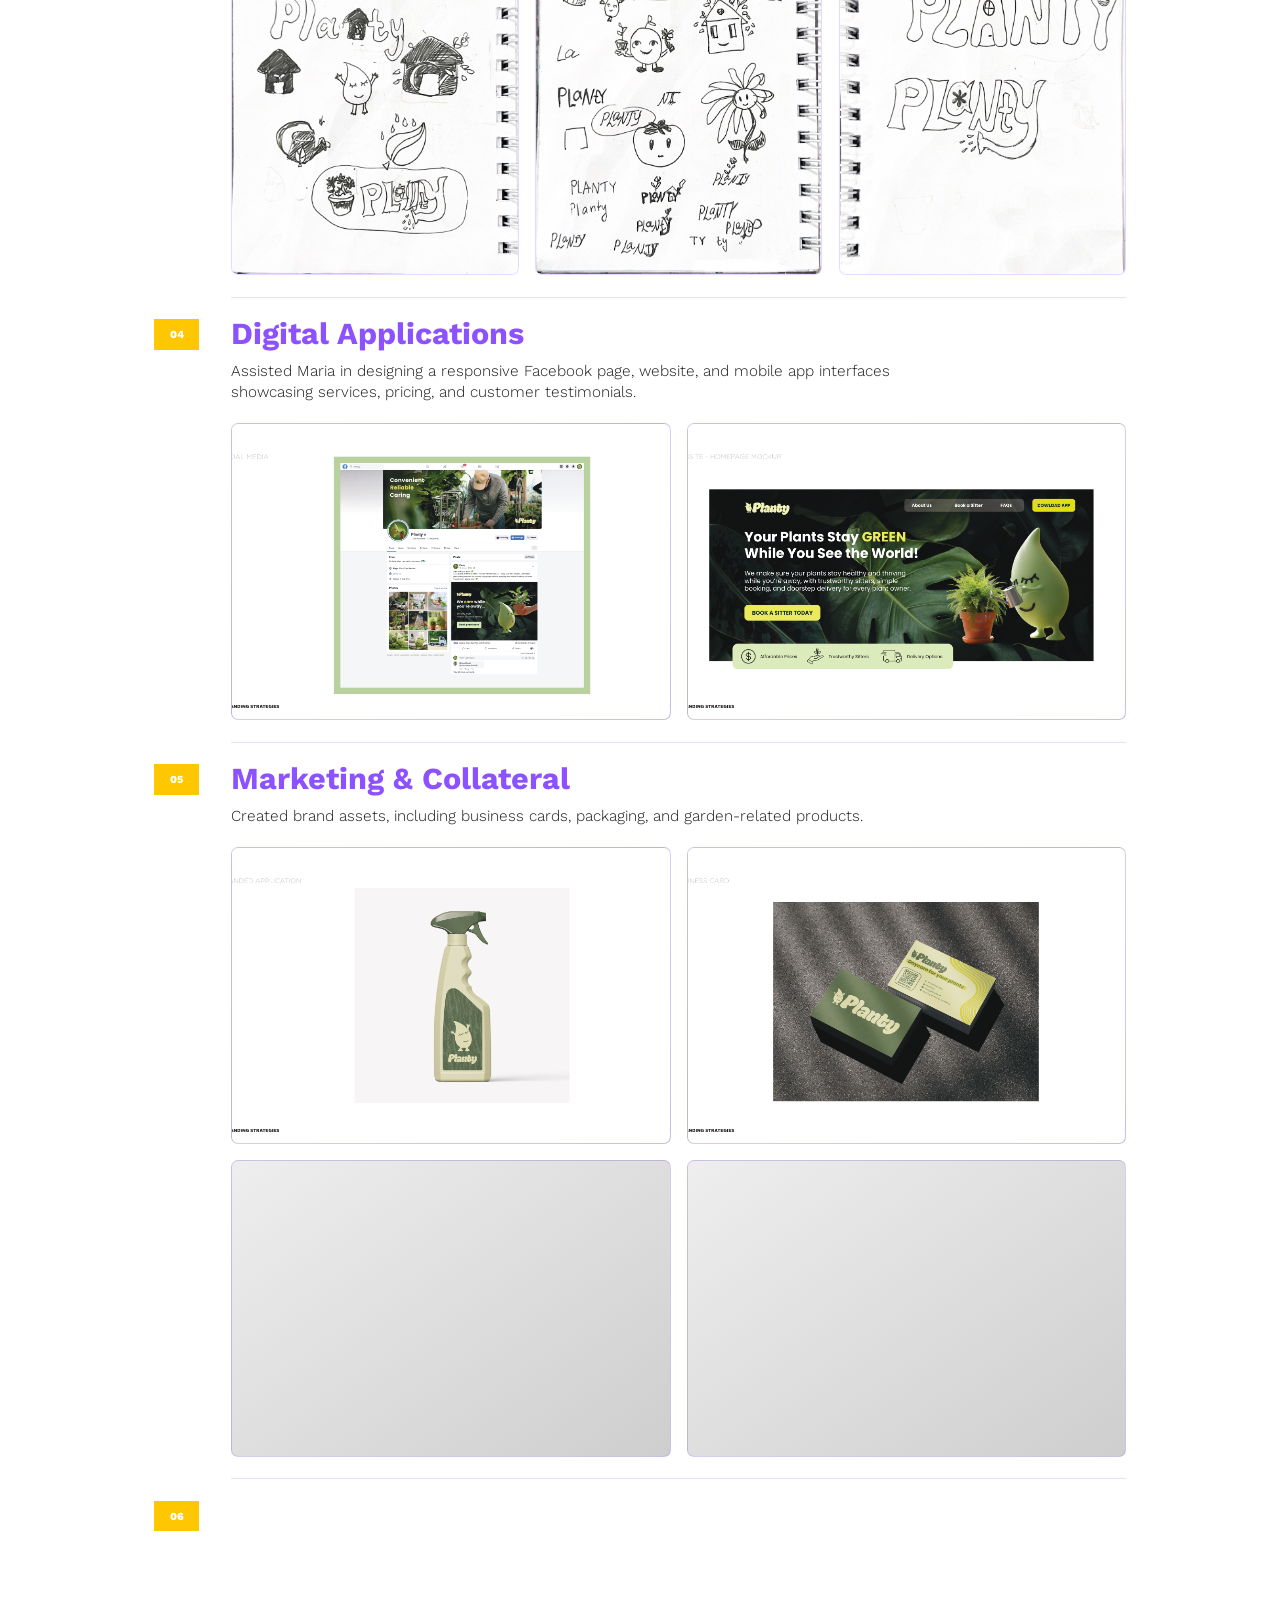
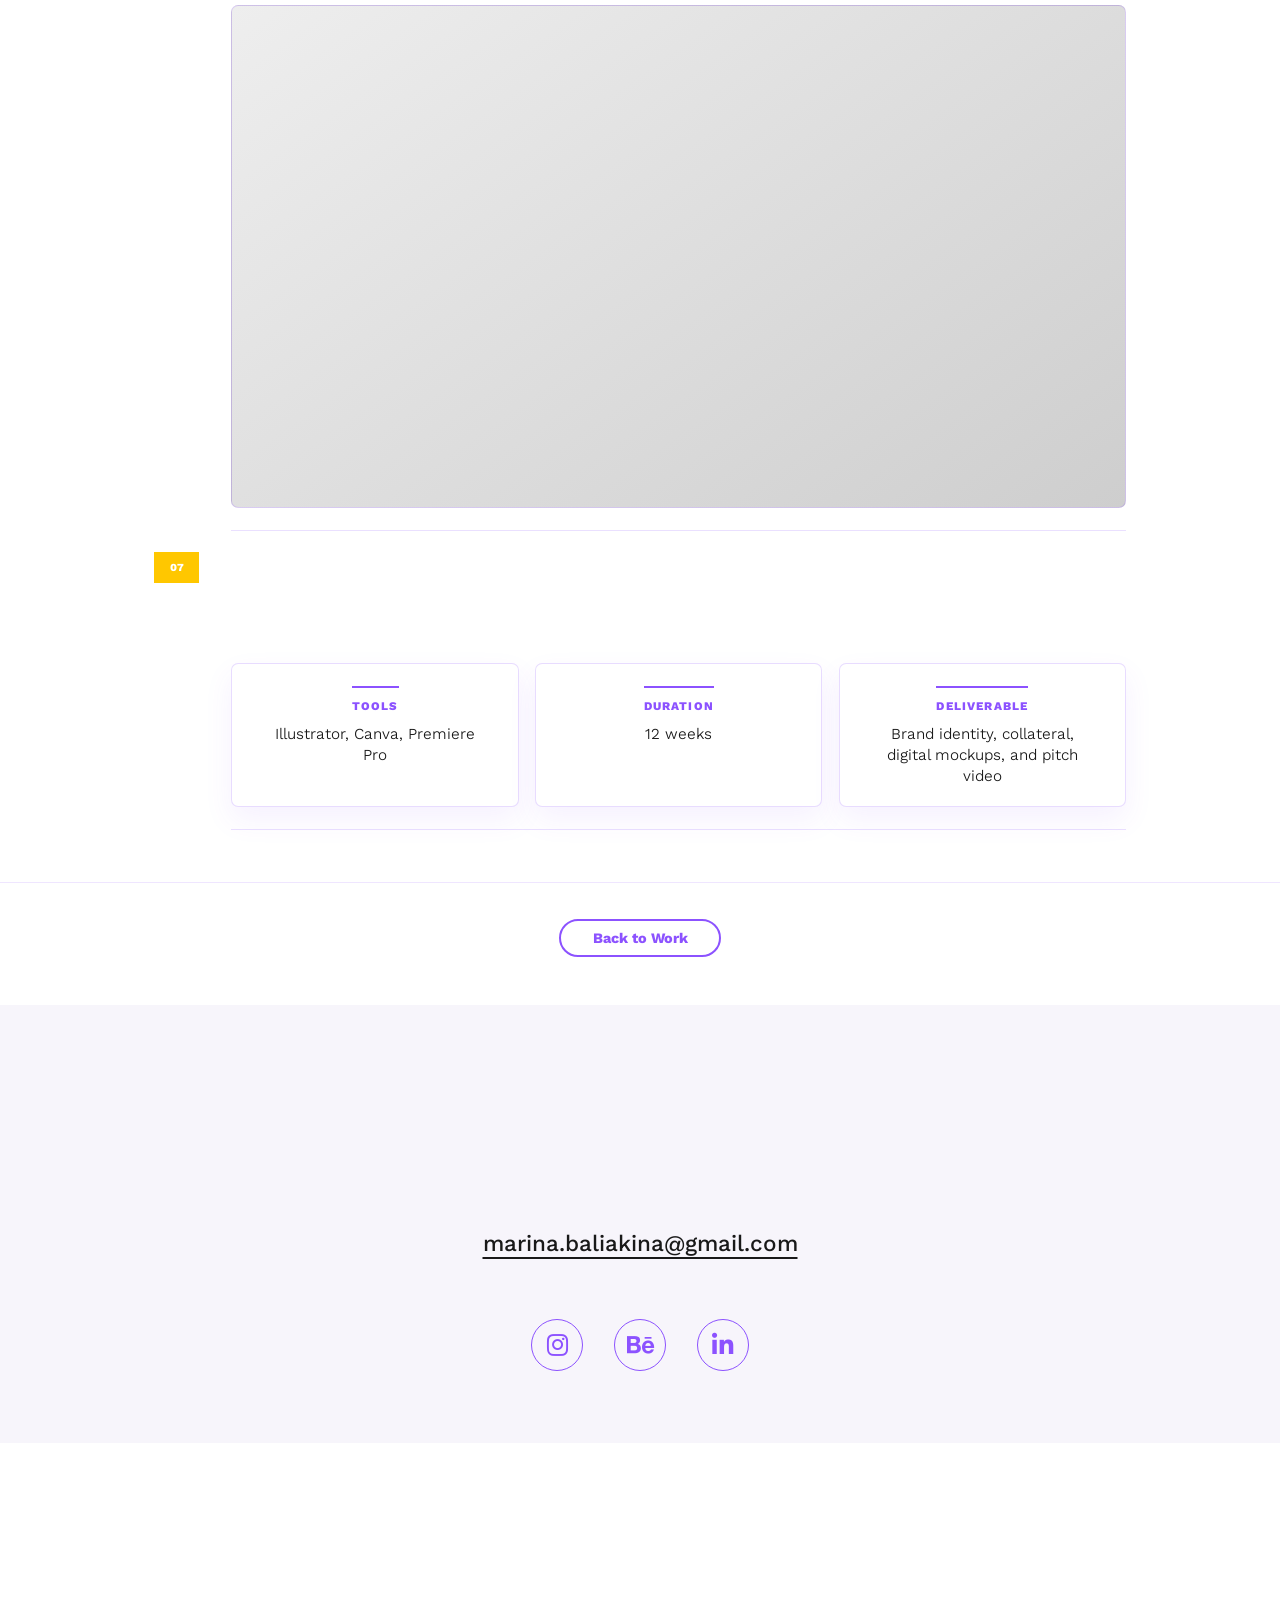
<file: html/planty-case.html>
<!DOCTYPE html>
<html lang="en">
<head>
  <meta charset="UTF-8">
  <meta name="viewport" content="width=device-width, initial-scale=1.0">
  <title>Planty Brand Development | Marina Baliakina</title>
  <link rel="icon" type="image/png" href="../assets/favicon.png">
  <link rel="apple-touch-icon" href="../assets/favicon.png">
  <link rel="stylesheet" href="https://cdnjs.cloudflare.com/ajax/libs/font-awesome/6.5.1/css/all.min.css">

  <link rel="stylesheet" href="../style/project-detail.css?v=mobile-menu-contact-fix-20260711">
</head>
<body class="balanced-project-page">
  <nav class="case-nav" aria-label="Portfolio navigation">
    <a class="nav-home" href="../index.html#videography" aria-label="Back to home">
      <i class="fa-solid fa-arrow-left"></i>
    </a>

    <div class="nav-portfolio">
      <button class="nav-portfolio-toggle" type="button" aria-label="Open portfolio categories" aria-expanded="false">
        <span class="nav-label">Portfolio</span>
        <i class="fa-solid fa-chevron-right nav-chevron" aria-hidden="true"></i>
        <span class="hamburger-lines" aria-hidden="true"><span></span><span></span><span></span></span>
      </button>
      <div class="nav-portfolio-links">
        <a href="../index.html" class="nav-link-home">Home</a>
        <a href="../index.html#smm">Social</a>
        <a href="../index.html#content">Content</a>
        <a href="../index.html#videography">Video</a>
        <a href="https://marina-baliakina.com" target="_blank" rel="noopener noreferrer">Photo</a>
        <a href="../index.html#design">Design</a>
        <a href="../index.html#contact">Contact</a>
      </div>
    </div>
  </nav>

<header class="project-hero project-hero-compact">
    <div class="project-hero-inner">
      <div>
        <span class="eyebrow">Video & Branding Project</span>
        <h1>Planty</h1>
        <p>A complete brand identity for Planty, an innovative plant-sitting service. Developed strategy, branding assets and identity, and a final pitch video from concept to launch with Maria Gomez.</p>
      </div>
    </div>
  </header>

  <main>
    <section class="detail-section">
      <div class="detail-inner">
        <div class="process-list">
          <article class="process-item">
            <div class="process-number">01</div>
            <div class="process-content">
              <h2>Group Project</h2>
              <p>
                Planty was developed as a collaborative brand and video project. The concept, brand direction, and core ideas were shaped together, while the final deliverables were divided by each person’s production strengths.
              </p>

              <div class="concert-split-columns planty-split-columns">
                <div class="is-featured">
                  <h3>Marina</h3>
                  <p class="concert-role">Brand assets and video production</p>
                  <ul class="concert-list">
                    <li>Logo design</li>
                    <li>Filming and video editing</li>
                    <li>Business card and merch applications</li>
                  </ul>
                </div>

                <div>
                  <h3>Maria</h3>
                  <p class="concert-role">Digital applications and video role</p>
                  <ul class="concert-list">
                    <li>Website, app, and Facebook page</li>
                    <li>Actor and voice over</li>
                    <li>Process infographic in the video</li>
                  </ul>
                </div>
              </div>
            </div>
          </article>


          <article class="process-item">
            <div class="process-number">02</div>
            <div class="process-content">
              <h2>Brand Strategy</h2>
              <p>Established Planty's market position as a reliable, modern plant care service targeting busy professionals. Developed brand voice, core values, and messaging framework.</p>
              <div class="placeholder-media wide">
                <img src="../assets/planty/planty-start.jpg" alt="Planty brand strategy starting point">
              </div>
            </div>
          </article>

          <article class="process-item">
            <div class="process-number">03</div>
            <div class="process-content">
              <h2>Logo Sketches</h2>
              <p>Explored early logo directions through hand-drawn paper sketches, testing leaf shapes, lettering, and simple plant-care symbols before moving into digital refinement.</p>
              <div class="placeholder-grid planty-sketch-grid">
                <div class="placeholder-media"><img src="../assets/planty/planty-sketches-1.jpg" alt="Planty logo sketch exploration"></div>
                <div class="placeholder-media"><img src="../assets/planty/planty-sketches-3.jpg" alt="Planty brand sketch exploration"></div>
                <div class="placeholder-media"><img src="../assets/planty/planty-sketches-4.jpg" alt="Planty design system sketch exploration"></div>
              </div>
            </div>
          </article>

          <article class="process-item">
            <div class="process-number">04</div>
            <div class="process-content">
              <h2>Digital Applications</h2>
              <p>Assisted Maria in designing a responsive Facebook page, website, and mobile app interfaces showcasing services, pricing, and customer testimonials.</p>
              <div class="placeholder-grid">
                <div class="placeholder-media"><img src="../assets/planty/planty-web-1.jpg" alt="Planty digital application design"></div>
                <div class="placeholder-media"><img src="../assets/planty/planty-web-2.jpg" alt="Planty website and app design"></div>
              </div>
            </div>
          </article>

          <article class="process-item">
            <div class="process-number">05</div>
            <div class="process-content">
              <h2>Marketing & Collateral</h2>
              <p>Created brand assets, including business cards, packaging, and garden-related products.</p>
              <div class="placeholder-grid">
                <div class="placeholder-media"><img src="../assets/planty/planty-merch-1.jpg" alt="Planty branded collateral"></div>
                <div class="placeholder-media"><img src="../assets/planty/planty-merch-2.jpg" alt="Planty merchandise application"></div>
                <div class="placeholder-media"><img src="../assets/planty/planty-merch-3.jpg" alt="Planty packaging application"></div>
                <div class="placeholder-media"><img src="../assets/planty/planty-merch-4.jpg" alt="Planty garden product branding"></div>
              </div>
            </div>
          </article>

          <article class="process-item">
            <div class="process-number">06</div>
            <div class="process-content">
              <h2>Pitch Video</h2>
              <p>Professional video production showcasing Planty's brand story, service offering, and value proposition. Filmed and edited the final result.</p>
              <div class="placeholder-media wide">
                <iframe src="https://www.youtube-nocookie.com/embed/FPQj3rRbOw0?rel=0&amp;modestbranding=1&amp;playsinline=1&amp;si=QI6en2TvtEWzZprQ" title="Planty pitch video" allow="autoplay; fullscreen; picture-in-picture" allowfullscreen></iframe>
              </div>
            </div>
          </article>
          <article class="process-item">
            <div class="process-number">07</div>
            <div class="process-content">
              <h2>Project Overview</h2>
              <p>
                The final project brought together brand strategy, identity design, digital mockups, physical collateral, and a pitch video for a plant-sitting service concept.
              </p>

              <div class="concert-detail-panels planty-detail-panels" aria-label="Planty project overview">
                <article>
                  <strong>Tools</strong>
                  <span>Illustrator, Canva, Premiere Pro</span>
                </article>
                <article>
                  <strong>Duration</strong>
                  <span>12 weeks</span>
                </article>
                <article>
                  <strong>Deliverable</strong>
                  <span>Brand identity, collateral, digital mockups, and pitch video</span>
                </article>
              </div>
            </div>
          </article>

        </div>
      </div>
    </section>
  </main>

  <footer class="project-footer">
    <a href="../index.html#videography">Back to Work</a>
  </footer>
  <a class="floating-contact" href="#contact">CONTACT</a>

  <footer class="contact" id="contact">
    <h2 class="section-title purple-text">CONTACT</h2>
    <a class="email-link" href="mailto:marina.baliakina@gmail.com">marina.baliakina@gmail.com</a>

    <div class="social-links" aria-label="Social links">
      <a href="https://instagram.com/marirror" target="_blank" rel="noopener noreferrer" aria-label="Instagram">
        <i class="fa-brands fa-instagram" aria-hidden="true"></i>
      </a>
      <a href="https://www.behance.net/marlinok" target="_blank" rel="noopener noreferrer" aria-label="Behance">
        <i class="fa-brands fa-behance" aria-hidden="true"></i>
      </a>
      <a href="https://www.linkedin.com/in/marina-baliakina/" target="_blank" rel="noopener noreferrer" aria-label="LinkedIn">
        <i class="fa-brands fa-linkedin-in" aria-hidden="true"></i>
      </a>
    </div>
  </footer>
  <script>
    const contactSection = document.querySelector("#contact");
    const floatingContact = document.querySelector(".floating-contact");

    if (contactSection && floatingContact) {
      const updateFloatingContact = () => {
        const rect = contactSection.getBoundingClientRect();
        const contactIsVisible = rect.top < window.innerHeight && rect.bottom > 0;
        floatingContact.classList.toggle("is-hidden", contactIsVisible);
      };

      window.addEventListener("scroll", updateFloatingContact, { passive: true });
      window.addEventListener("resize", updateFloatingContact);
      updateFloatingContact();
    }
  </script>
  <script>
    document.querySelectorAll(".detail-menu").forEach((menu) => {
      const toggle = menu.querySelector(".detail-menu-toggle");
      const links = menu.querySelectorAll("a");

      toggle.addEventListener("click", () => {
        const isOpen = menu.classList.toggle("is-open");
        toggle.setAttribute("aria-expanded", String(isOpen));
      });

      links.forEach((link) => {
        link.addEventListener("click", () => {
          menu.classList.remove("is-open");
          toggle.setAttribute("aria-expanded", "false");
        });
      });
    });
  </script>

  <script src="../scripts/scrollbar.js"></script>
  <script src="../scripts/portfolio-nav.js?v=mobile-menu-contact-fix-20260711"></script>
  <script src="../scripts/reveal.js?v=mobile-menu-contact-fix-20260711"></script>
</body>
</html>
</file>
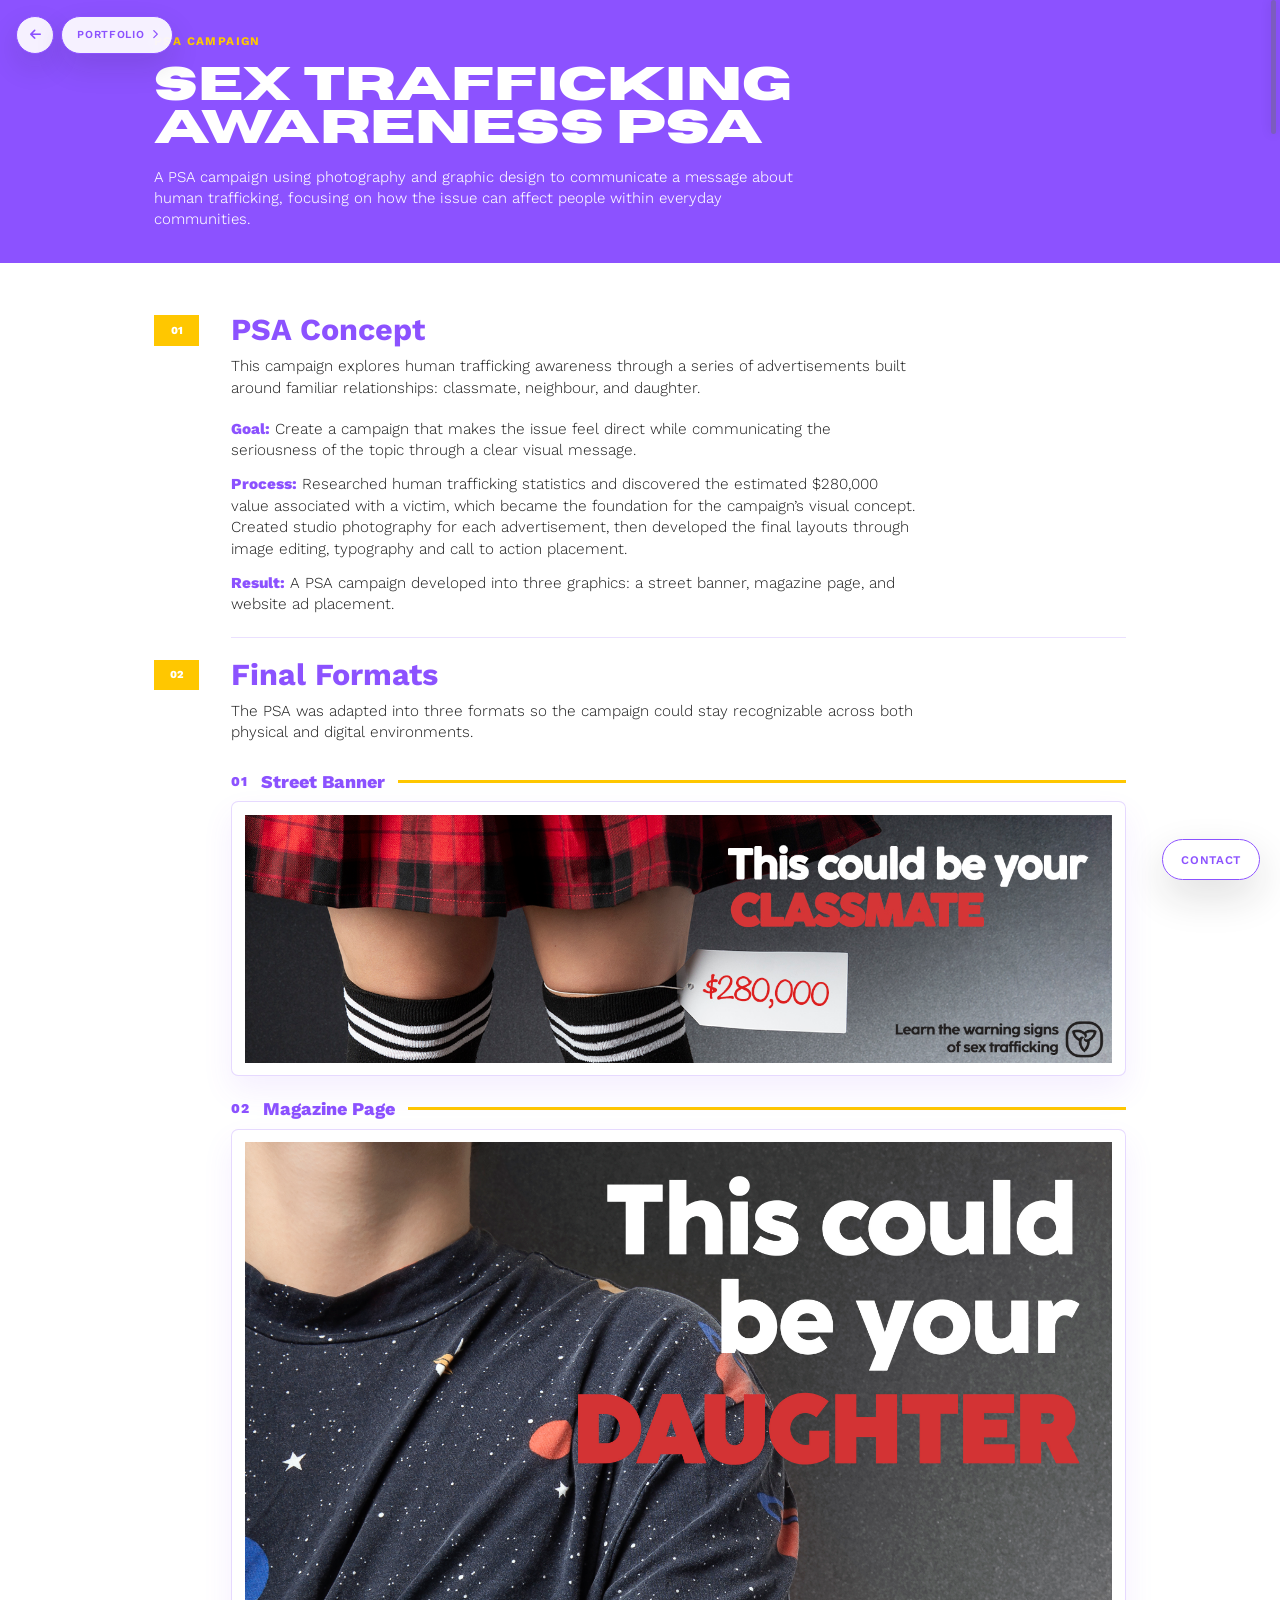
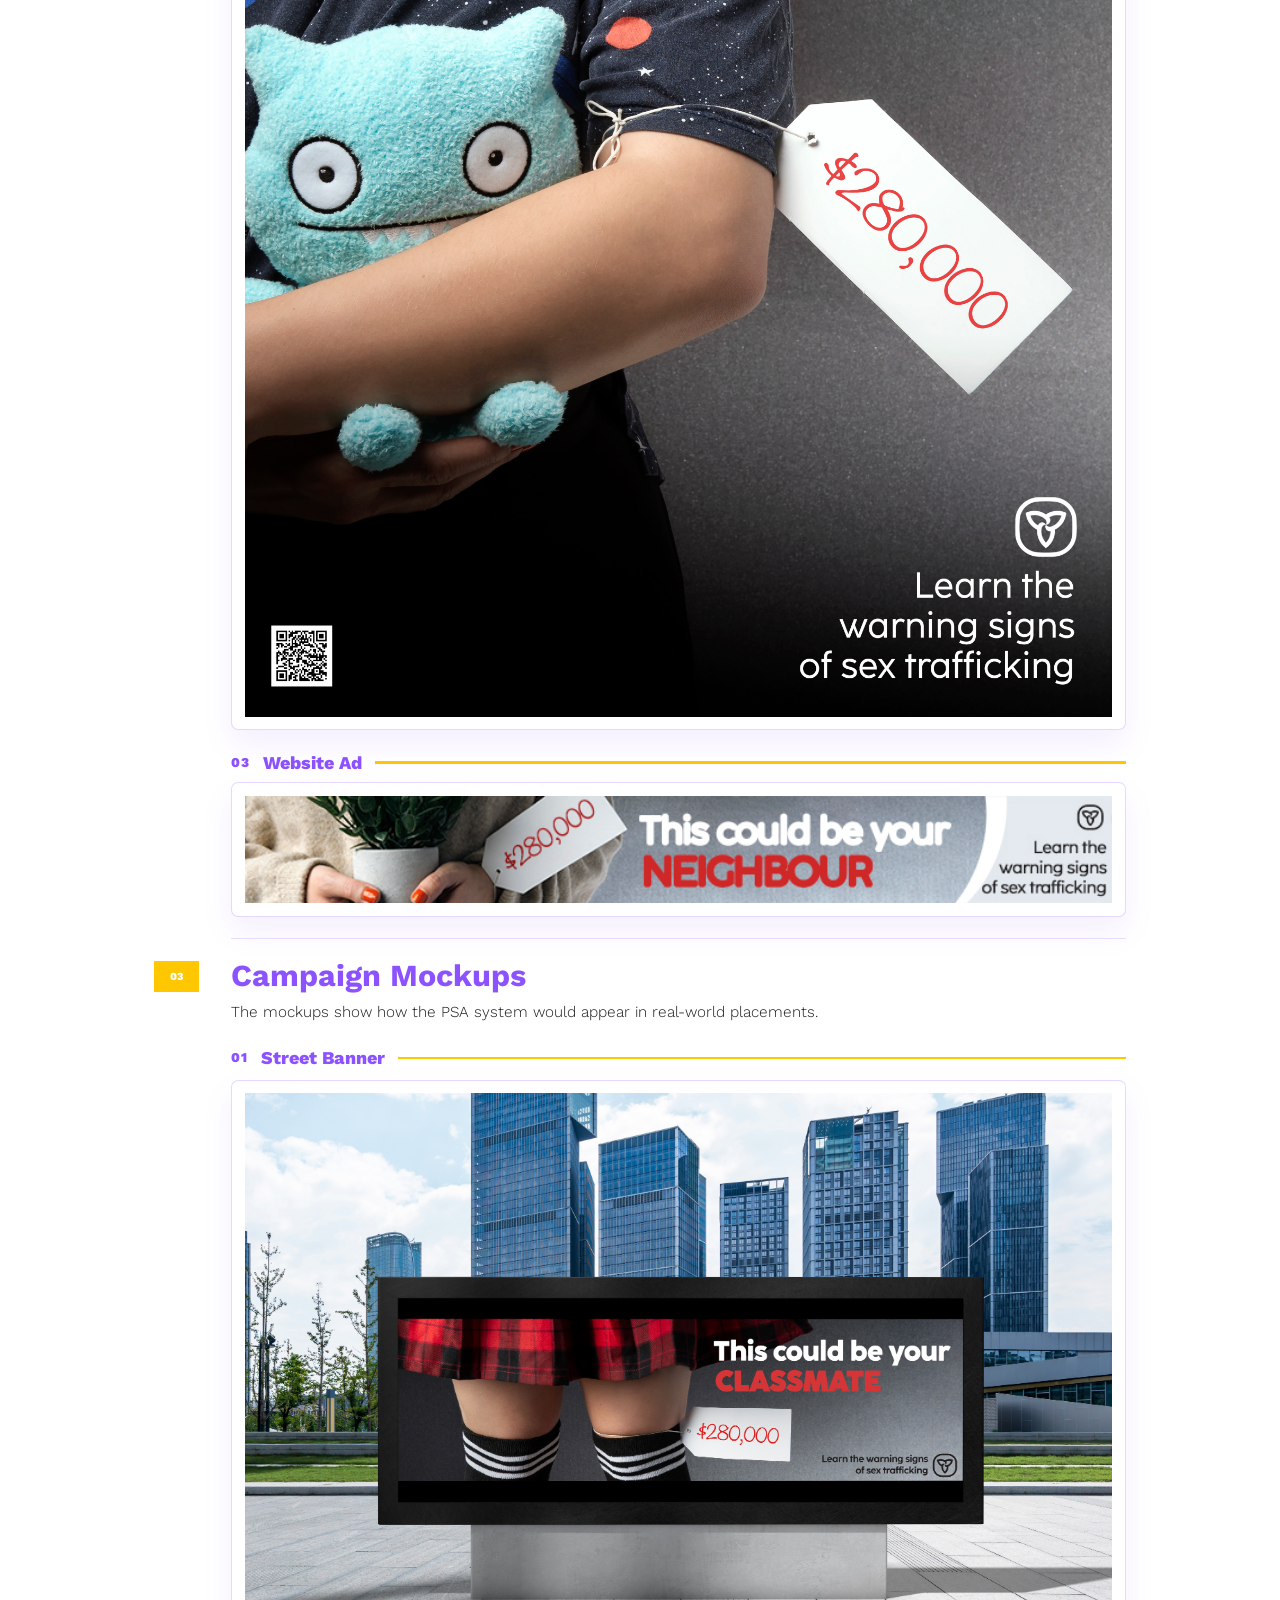
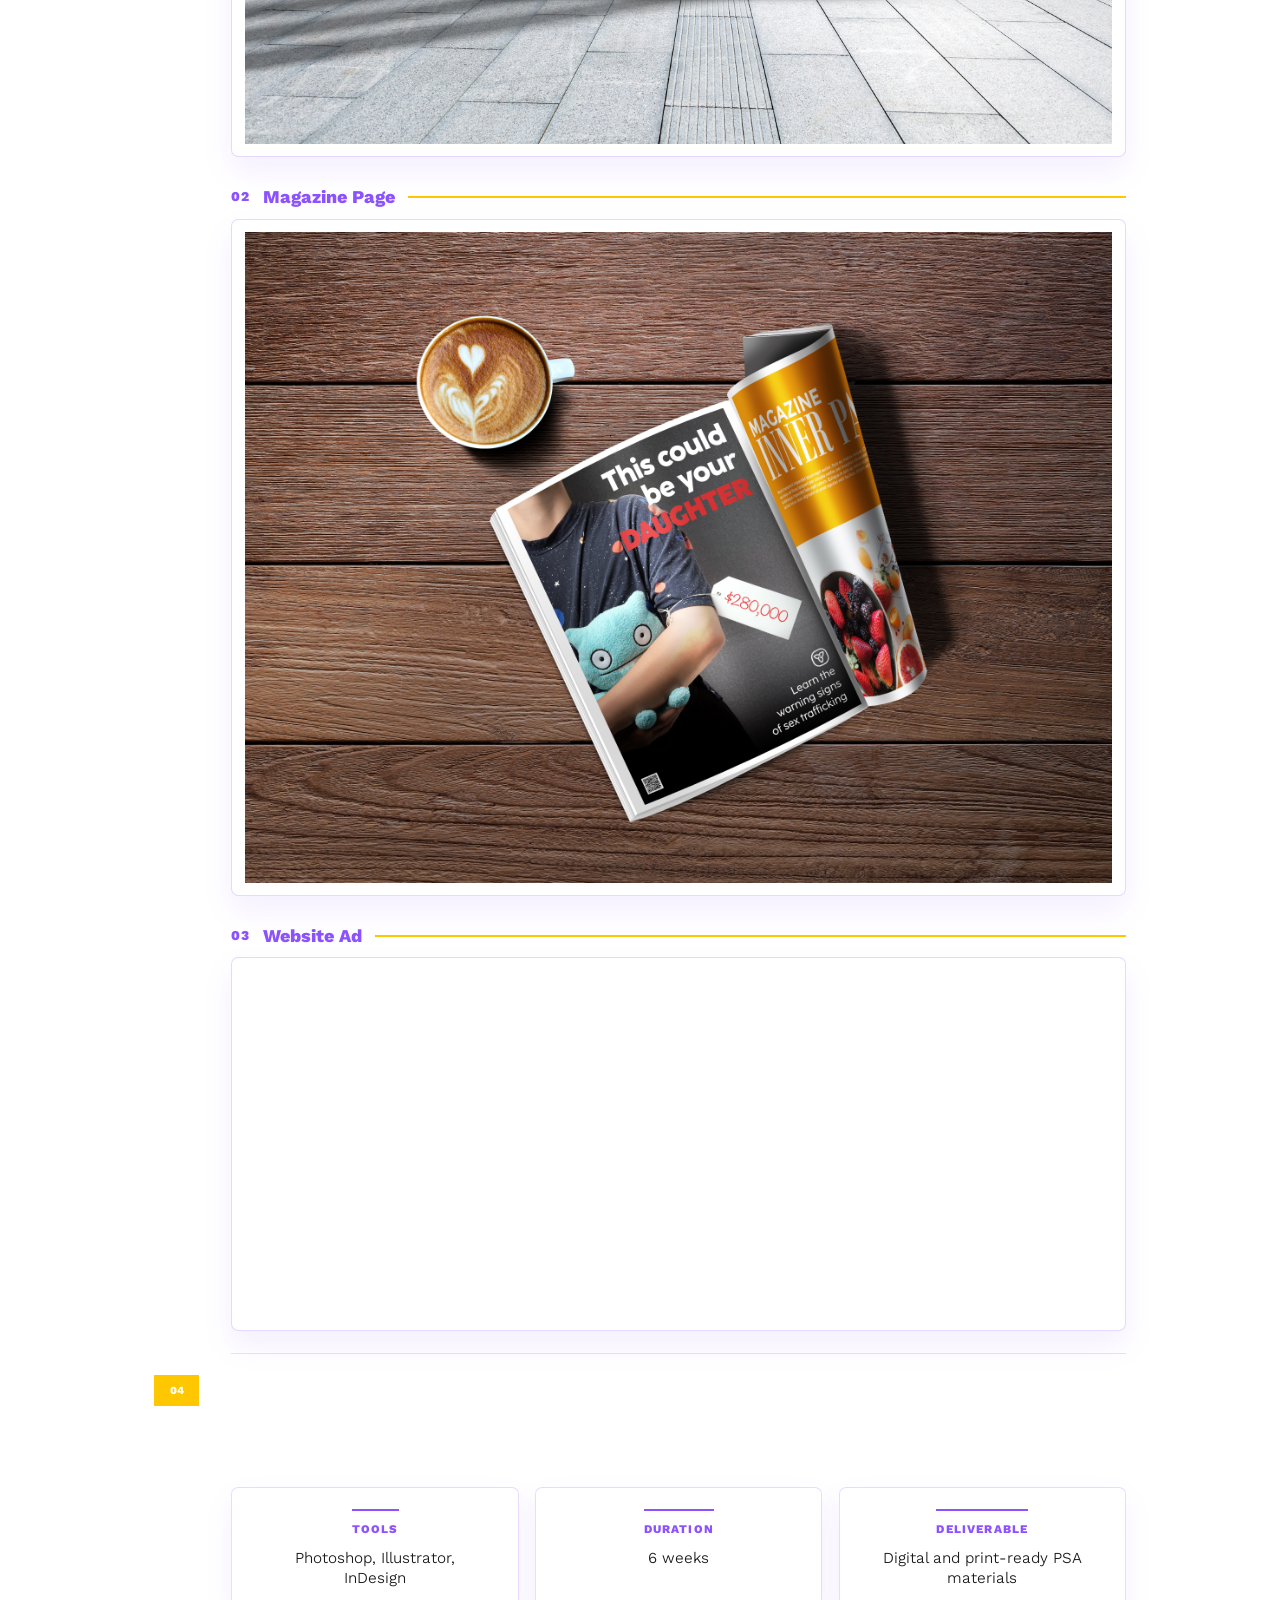
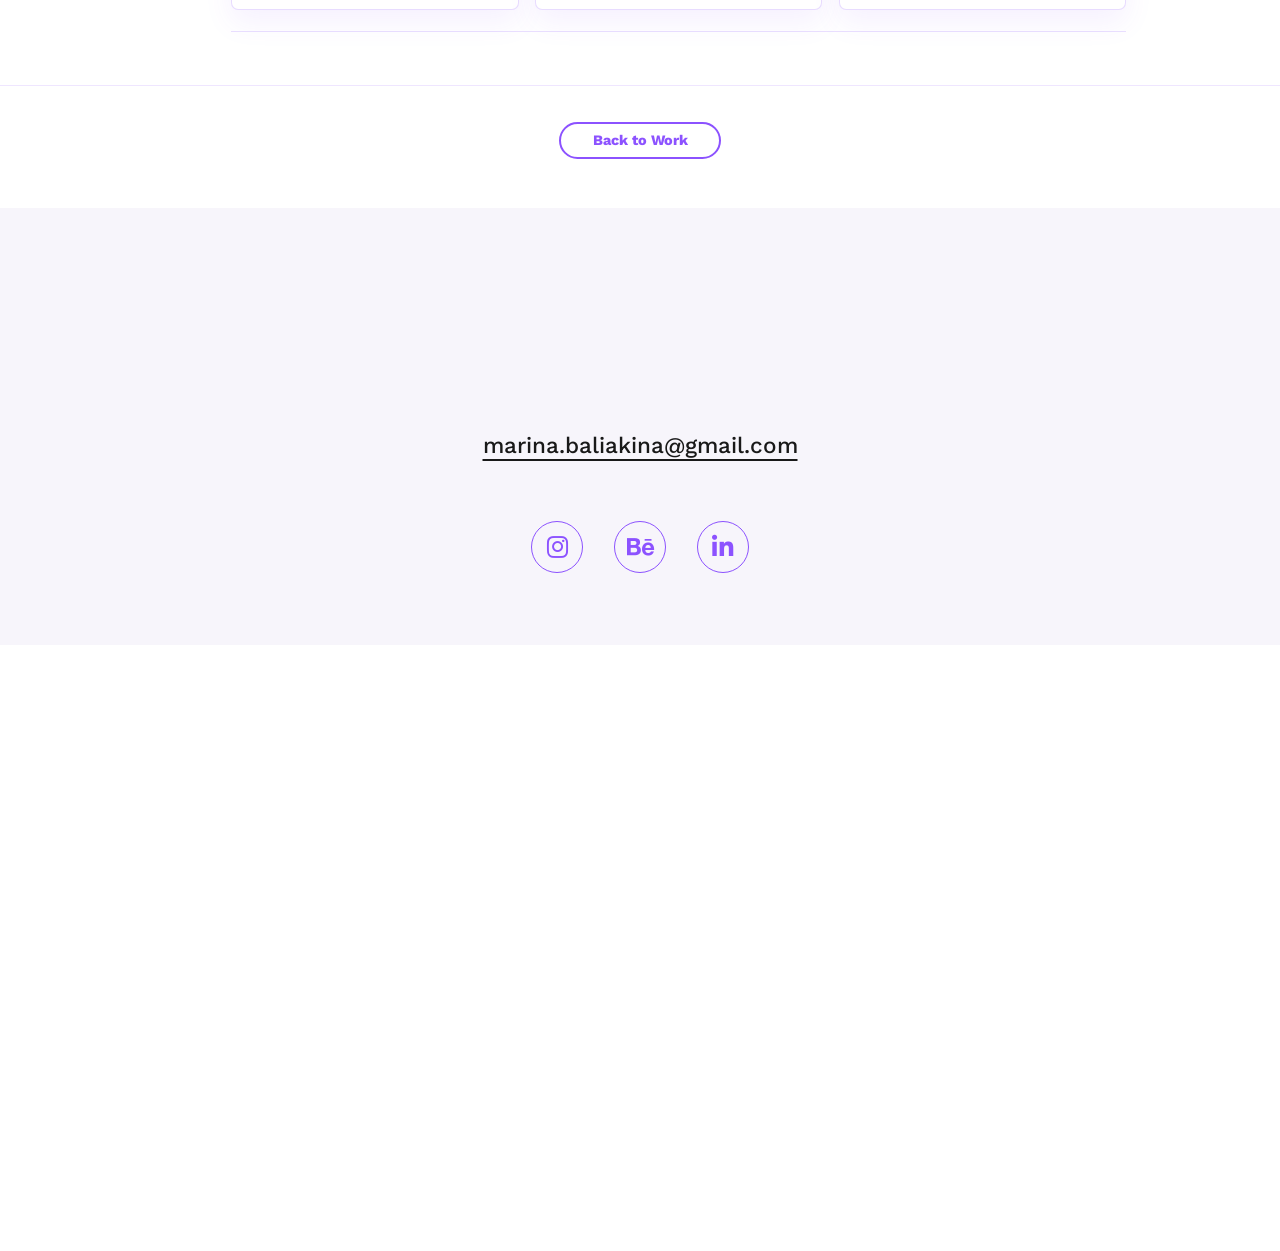
<file: html/poster-design-case.html>
<!DOCTYPE html>
<html lang="en">
<head>
  <meta charset="UTF-8">
  <meta name="viewport" content="width=device-width, initial-scale=1.0">
  <title>Sex Trafficking Awareness PSA | Marina Baliakina</title>
  <link rel="icon" type="image/png" href="../assets/favicon.png">
  <link rel="apple-touch-icon" href="../assets/favicon.png">
  <link rel="stylesheet" href="https://cdnjs.cloudflare.com/ajax/libs/font-awesome/6.5.1/css/all.min.css">

  <link rel="stylesheet" href="../style/project-detail.css?v=mobile-menu-contact-fix-20260711">
</head>
<body class="balanced-project-page psa-page">
  <nav class="case-nav" aria-label="Portfolio navigation">
    <a class="nav-home" href="../index.html#design" aria-label="Back to home">
      <i class="fa-solid fa-arrow-left"></i>
    </a>

    <div class="nav-portfolio">
      <button class="nav-portfolio-toggle" type="button" aria-label="Open portfolio categories" aria-expanded="false">
        <span class="nav-label">Portfolio</span>
        <i class="fa-solid fa-chevron-right nav-chevron" aria-hidden="true"></i>
        <span class="hamburger-lines" aria-hidden="true"><span></span><span></span><span></span></span>
      </button>
      <div class="nav-portfolio-links">
        <a href="../index.html" class="nav-link-home">Home</a>
        <a href="../index.html#smm">Social</a>
        <a href="../index.html#content">Content</a>
        <a href="../index.html#videography">Video</a>
        <a href="https://marina-baliakina.com" target="_blank" rel="noopener noreferrer">Photo</a>
        <a href="../index.html#design">Design</a>
        <a href="../index.html#contact">Contact</a>
      </div>
    </div>
  </nav>

<header class="project-hero project-hero-compact">
    <div class="project-hero-inner">
      <div>
        <span class="eyebrow">PSA Campaign</span>
        <h1>Sex Trafficking Awareness PSA</h1>
        <p>A PSA campaign using photography and graphic design to communicate a message about human trafficking, focusing on how the issue can affect people within everyday communities.</p>
      </div>
    </div>
  </header>

  <main>
    <section class="detail-section">
      <div class="detail-inner">
        <div class="process-list">
          <article class="process-item">
            <div class="process-number">01</div>
            <div class="process-content">
              <h2>PSA Concept</h2>
              <p>This campaign explores human trafficking awareness through a series of advertisements built around familiar relationships: classmate, neighbour, and daughter.</p>
              <div class="psa-copy-list">
                <p><strong>Goal:</strong> Create a campaign that makes the issue feel direct while communicating the seriousness of the topic through a clear visual message.</p>
                <p><strong>Process:</strong> Researched human trafficking statistics and discovered the estimated $280,000 value associated with a victim, which became the foundation for the campaign’s visual concept. Created studio photography for each advertisement, then developed the final layouts through image editing, typography and call to action placement.</p>
                <p><strong>Result:</strong> A PSA campaign developed into three graphics: a street banner, magazine page, and website ad placement.</p>
              </div>
            </div>
          </article>

          <article class="process-item">
            <div class="process-number">02</div>
            <div class="process-content">
              <h2>Final Formats</h2>
              <p>The PSA was adapted into three formats so the campaign could stay recognizable across both physical and digital environments.</p>
              <div class="psa-final-format-images">
                <figure class="psa-final-format-item">
                  <figcaption><span>01</span> Street Banner</figcaption>
                  <div class="placeholder-media psa-contain-media">
                    <img src="../assets/projects/psa/Baliakina_Marina_Banner.jpg" alt="Final PSA street banner artwork">
                  </div>
                </figure>
                <figure class="psa-final-format-item">
                  <figcaption><span>02</span> Magazine Page</figcaption>
                  <div class="placeholder-media psa-contain-media">
                    <img src="../assets/projects/psa/Baliakina_Marina_Magazine2.jpg" alt="Final PSA magazine page artwork">
                  </div>
                </figure>
                <figure class="psa-final-format-item">
                  <figcaption><span>03</span> Website Ad</figcaption>
                  <div class="placeholder-media psa-contain-media">
                    <img src="../assets/projects/psa/Baliakina_Marina_Web.jpg" alt="Final PSA website ad artwork">
                  </div>
                </figure>
              </div>
            </div>
          </article>

          <article class="process-item">
            <div class="process-number">03</div>
            <div class="process-content">
              <h2>Campaign Mockups</h2>
              <p>The mockups show how the PSA system would appear in real-world placements.</p>
              <div class="psa-mockup-stack">
                <figure class="psa-mockup-item">
                  <figcaption><span>01</span> Street Banner</figcaption>
                  <div class="placeholder-media wide psa-contain-media">
                    <img src="../assets/projects/psa/Baliakina_Marina_Banner_MockUp.jpg" alt="Street banner mockup for sex trafficking awareness PSA">
                  </div>
                </figure>
                <figure class="psa-mockup-item">
                  <figcaption><span>02</span> Magazine Page</figcaption>
                  <div class="placeholder-media wide psa-contain-media">
                    <img src="../assets/projects/psa/Baliakina_Marina_Magazine_MockUp.jpg" alt="Magazine page mockup for sex trafficking awareness PSA">
                  </div>
                </figure>
                <figure class="psa-mockup-item">
                  <figcaption><span>03</span> Website Ad</figcaption>
                  <div class="placeholder-media wide psa-contain-media">
                    <img src="../assets/projects/psa/Baliakina_Marina_Web_MockUp.jpg" alt="Website ad mockup for sex trafficking awareness PSA">
                  </div>
                </figure>
              </div>
            </div>
          </article>

          <article class="process-item">
            <div class="process-number">04</div>
            <div class="process-content">
              <h2>Project Overview</h2>
              <p>The final campaign translates one awareness message across different print and digital formats.</p>

              <div class="concert-detail-panels" aria-label="Sex trafficking awareness PSA project overview">
                <article>
                  <strong>Tools</strong>
                  <span>Photoshop, Illustrator, InDesign</span>
                </article>
                <article>
                  <strong>Duration</strong>
                  <span>6 weeks</span>
                </article>
                <article>
                  <strong>Deliverable</strong>
                  <span>Digital and print-ready PSA materials</span>
                </article>
              </div>
            </div>
          </article>
        </div>
      </div>
    </section>
  </main>

  <footer class="project-footer">
    <a href="../index.html#design">Back to Work</a>
  </footer>
  <a class="floating-contact" href="#contact">CONTACT</a>

  <footer class="contact" id="contact">
    <h2 class="section-title purple-text">CONTACT</h2>
    <a class="email-link" href="mailto:marina.baliakina@gmail.com">marina.baliakina@gmail.com</a>

    <div class="social-links" aria-label="Social links">
      <a href="https://instagram.com/marirror" target="_blank" rel="noopener noreferrer" aria-label="Instagram">
        <i class="fa-brands fa-instagram" aria-hidden="true"></i>
      </a>
      <a href="https://www.behance.net/marlinok" target="_blank" rel="noopener noreferrer" aria-label="Behance">
        <i class="fa-brands fa-behance" aria-hidden="true"></i>
      </a>
      <a href="https://www.linkedin.com/in/marina-baliakina/" target="_blank" rel="noopener noreferrer" aria-label="LinkedIn">
        <i class="fa-brands fa-linkedin-in" aria-hidden="true"></i>
      </a>
    </div>
  </footer>
  <script>
    const contactSection = document.querySelector("#contact");
    const floatingContact = document.querySelector(".floating-contact");

    if (contactSection && floatingContact) {
      const updateFloatingContact = () => {
        const rect = contactSection.getBoundingClientRect();
        const contactIsVisible = rect.top < window.innerHeight && rect.bottom > 0;
        floatingContact.classList.toggle("is-hidden", contactIsVisible);
      };

      window.addEventListener("scroll", updateFloatingContact, { passive: true });
      window.addEventListener("resize", updateFloatingContact);
      updateFloatingContact();
    }
  </script>
  <script>
    document.querySelectorAll(".detail-menu").forEach((menu) => {
      const toggle = menu.querySelector(".detail-menu-toggle");
      const links = menu.querySelectorAll("a");

      toggle.addEventListener("click", () => {
        const isOpen = menu.classList.toggle("is-open");
        toggle.setAttribute("aria-expanded", String(isOpen));
      });

      links.forEach((link) => {
        link.addEventListener("click", () => {
          menu.classList.remove("is-open");
          toggle.setAttribute("aria-expanded", "false");
        });
      });
    });
  </script>

  <script src="../scripts/scrollbar.js"></script>
  <script src="../scripts/portfolio-nav.js?v=mobile-menu-contact-fix-20260711"></script>
  <script src="../scripts/reveal.js?v=mobile-menu-contact-fix-20260711"></script>
</body>
</html>
</file>
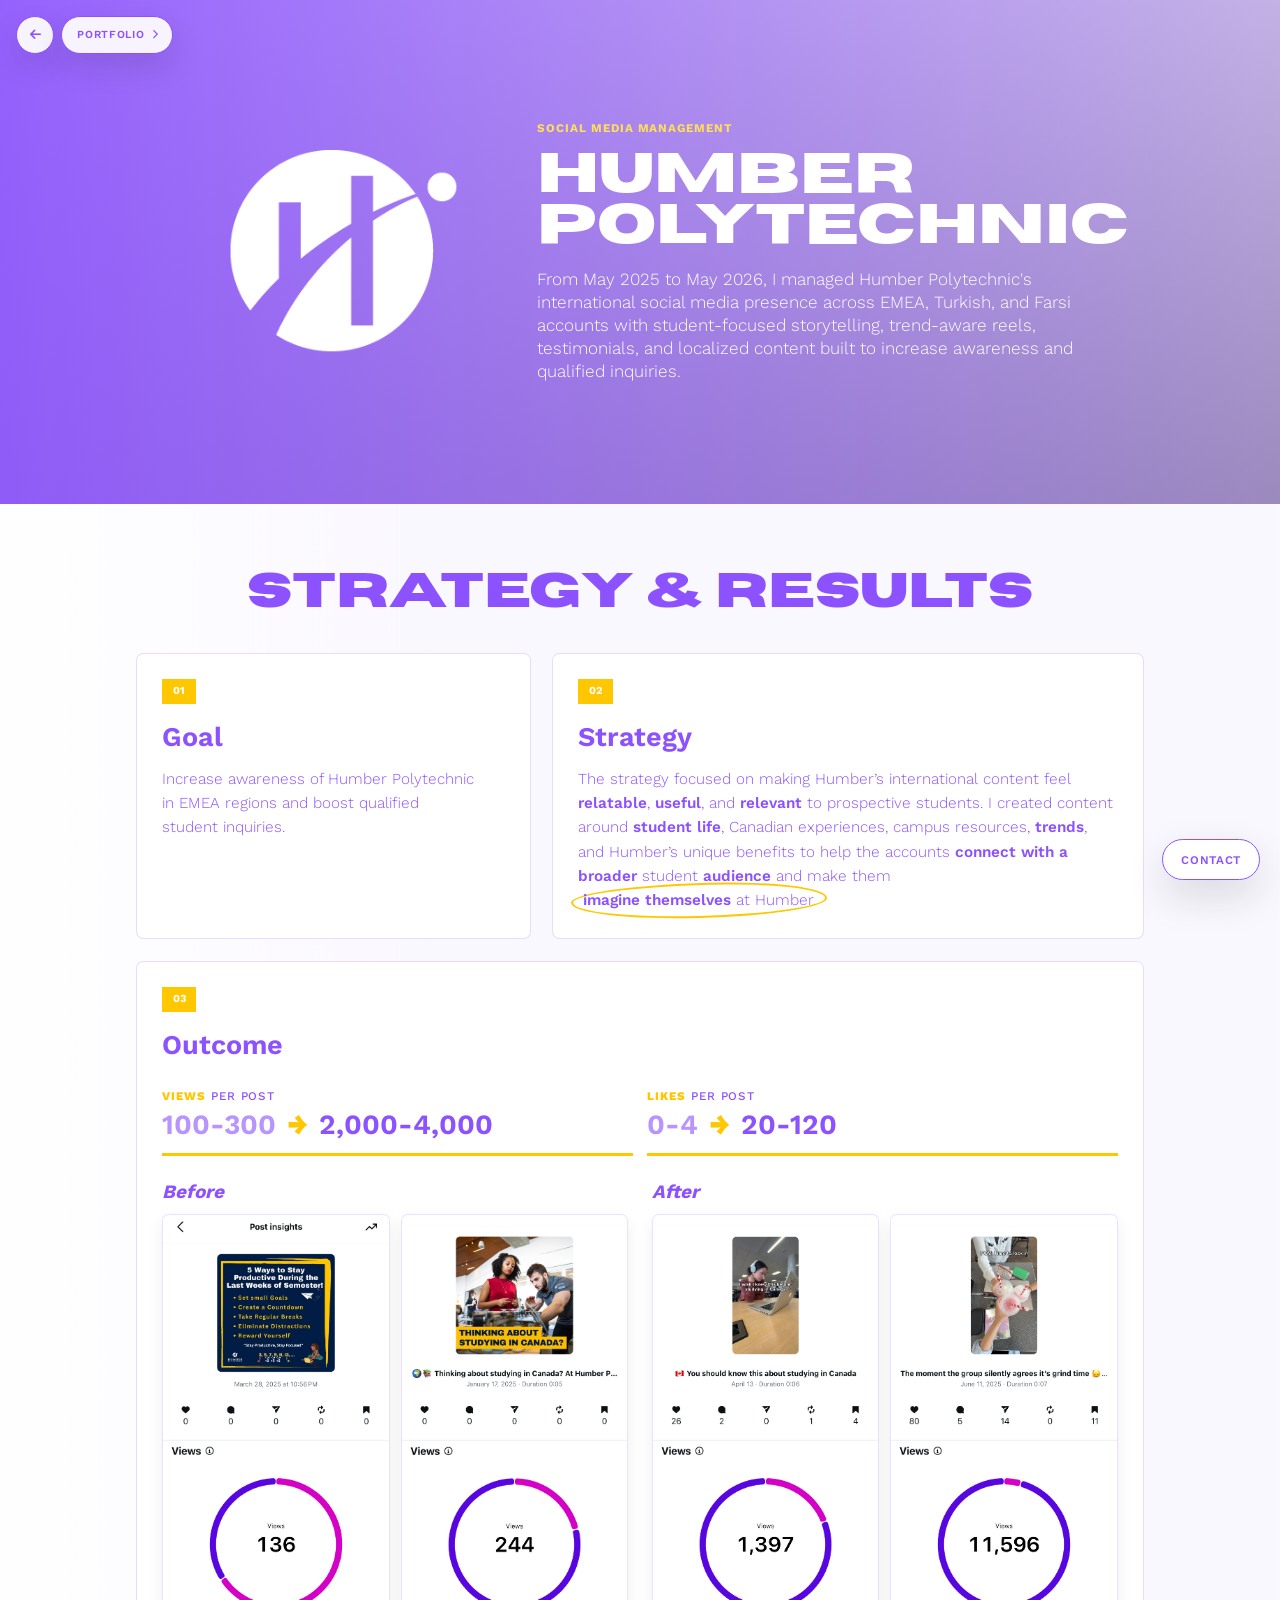
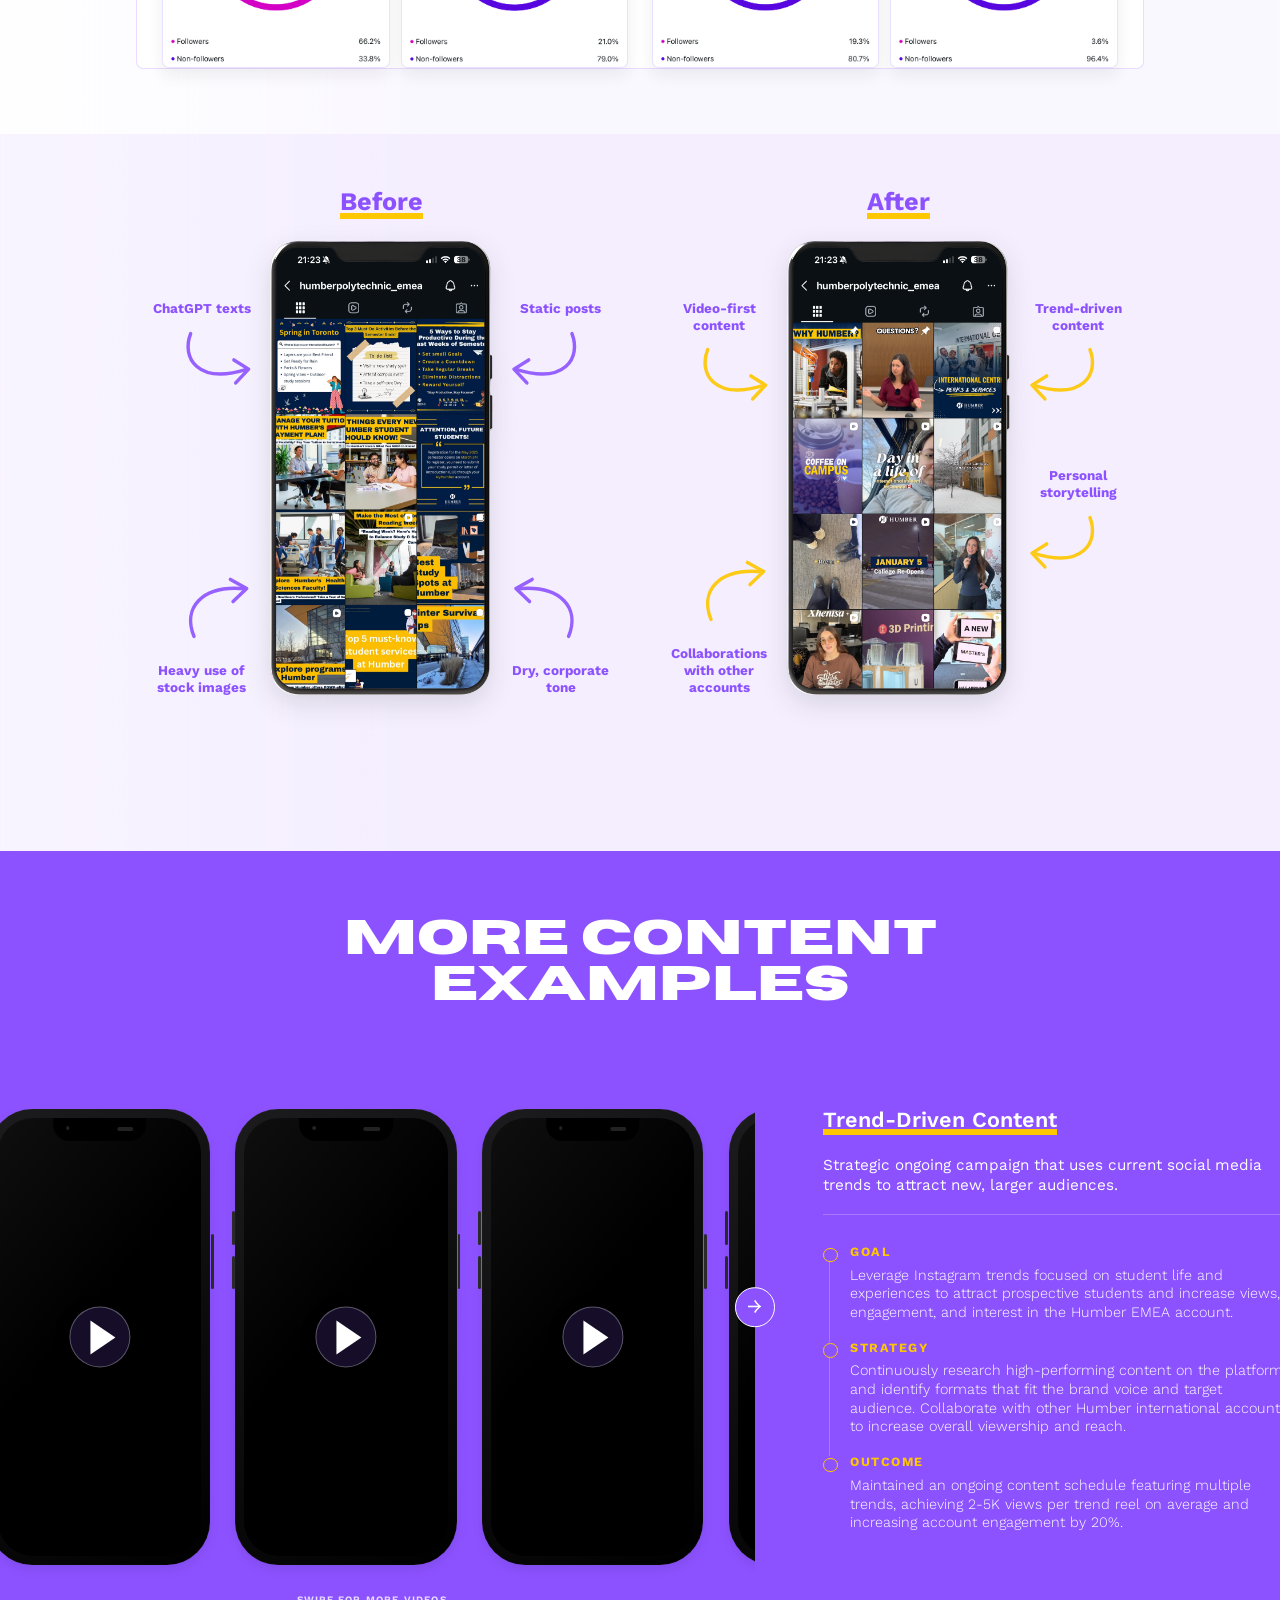
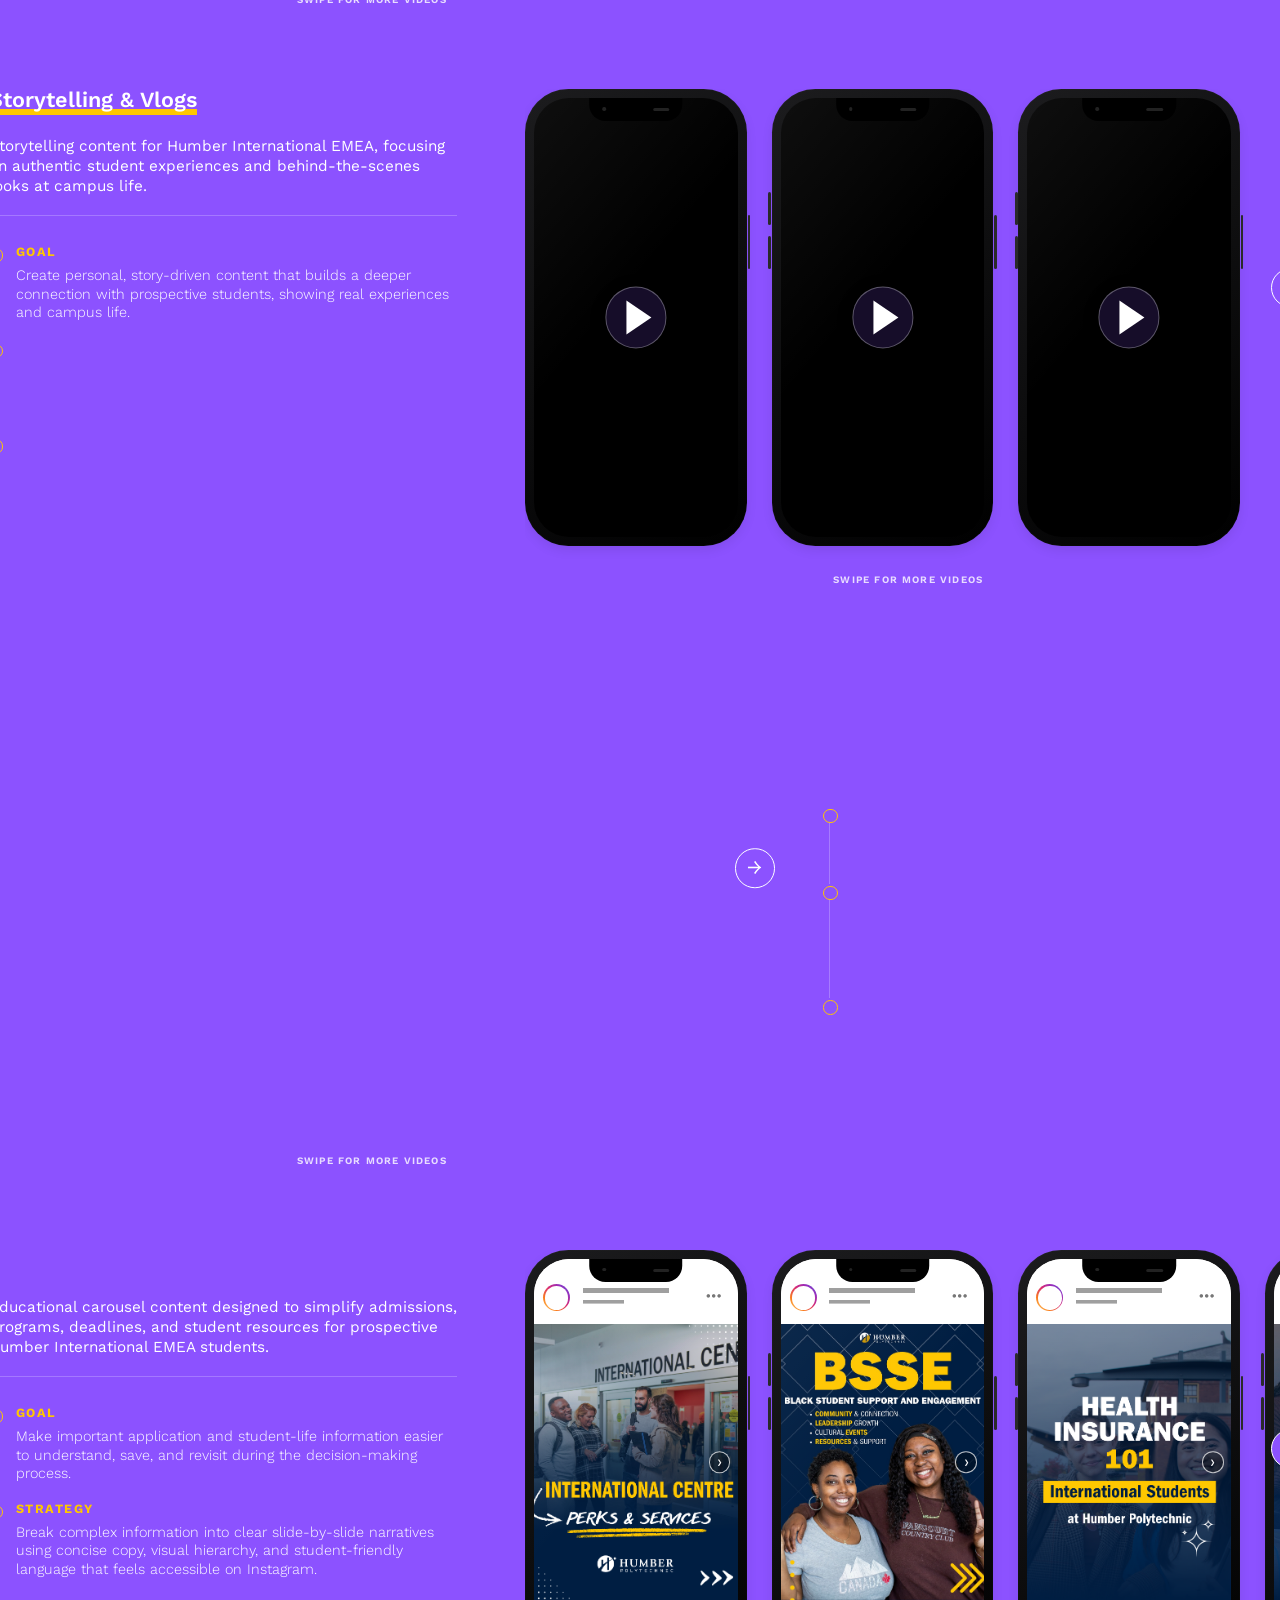
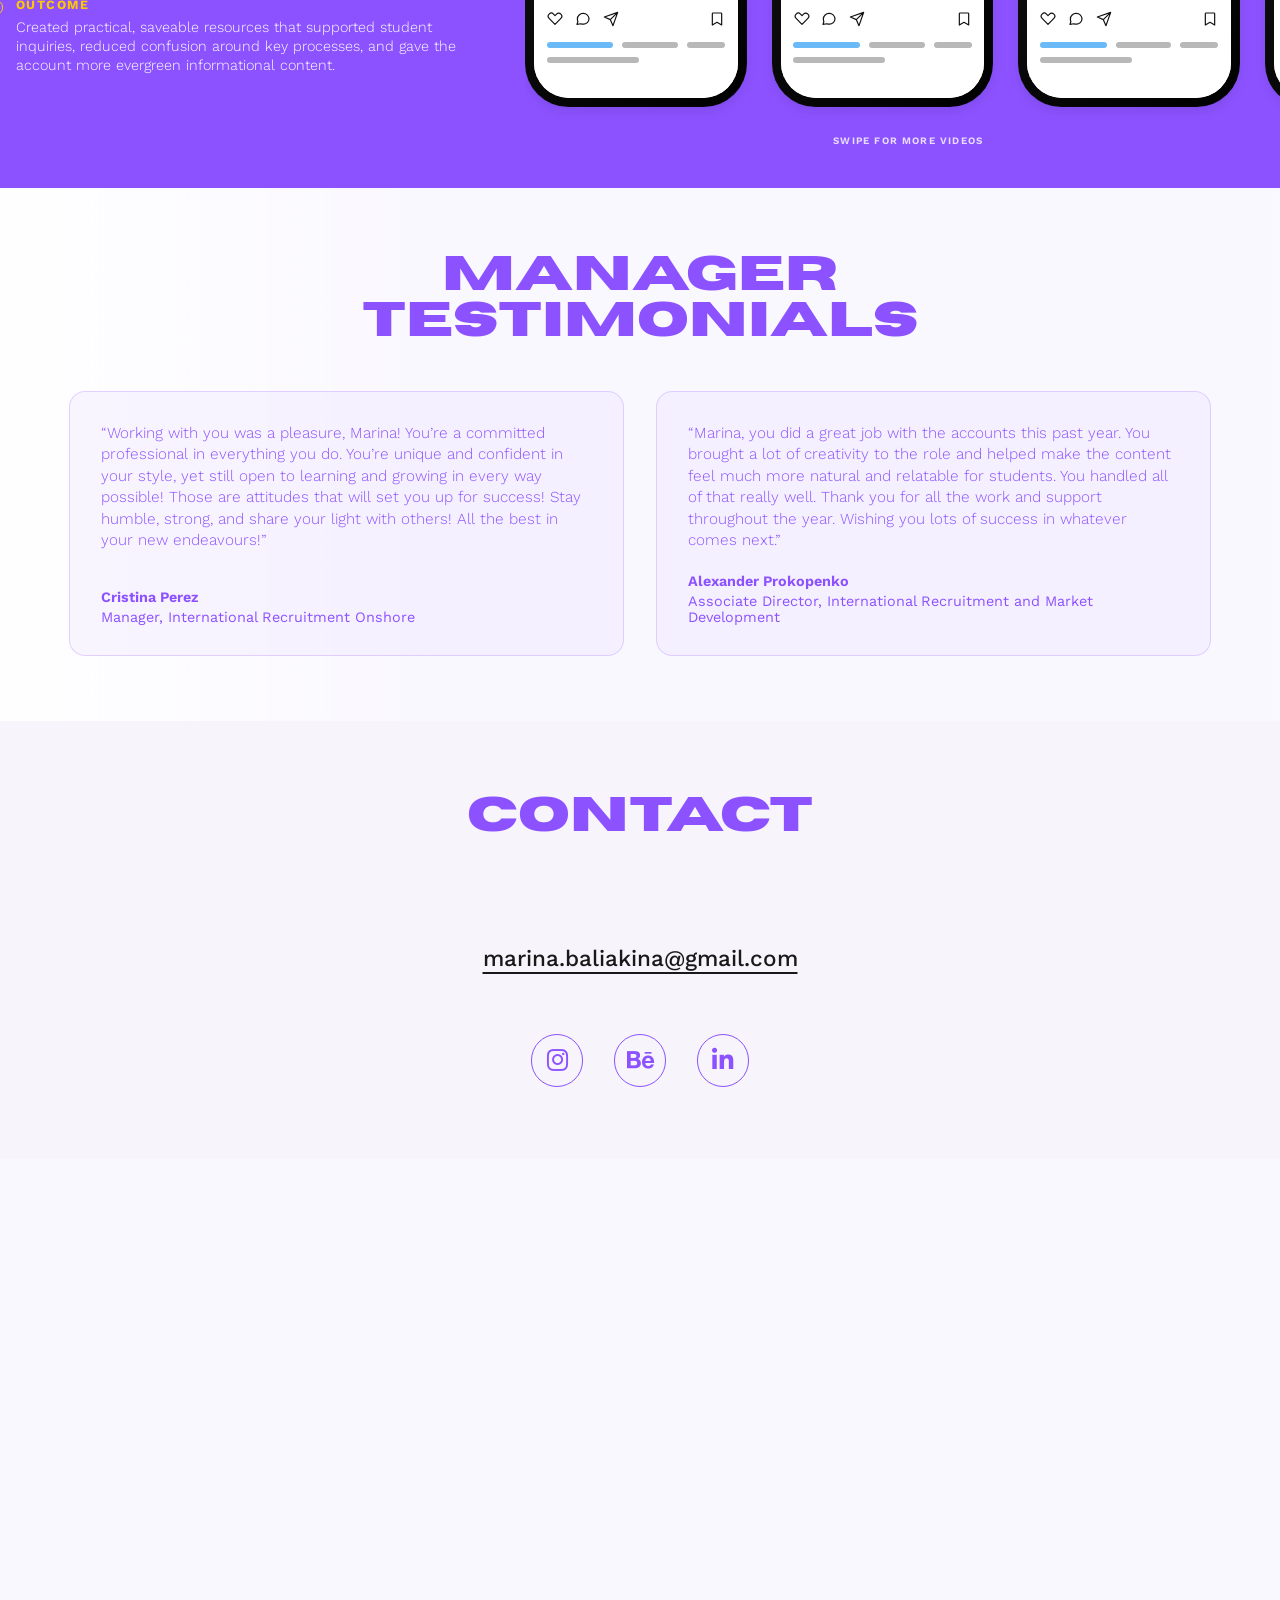
<file: html/smm-case.html>
<!DOCTYPE html>
<html lang="en">
<head>
  <meta charset="UTF-8">
  <title>Humber Polytechnic Social Media Case Study</title>
  <meta name="viewport" content="width=device-width, initial-scale=1.0">
  <link rel="icon" type="image/png" href="../assets/favicon.png">
  <link rel="apple-touch-icon" href="../assets/favicon.png">
  <link rel="stylesheet" href="https://cdnjs.cloudflare.com/ajax/libs/font-awesome/6.5.1/css/all.min.css">
  <link rel="stylesheet" href="../style/smm-case.css?v=mobile-menu-contact-fix-20260711">
</head>

<body>
  <nav class="case-nav" aria-label="Portfolio navigation">
    <a class="nav-home" href="../index.html#smm" aria-label="Back to home">
      <i class="fa-solid fa-arrow-left"></i>
    </a>

    <div class="nav-portfolio">
      <button class="nav-portfolio-toggle" type="button" aria-label="Open portfolio categories" aria-expanded="false">
        <span class="nav-label">Portfolio</span>
        <i class="fa-solid fa-chevron-right nav-chevron" aria-hidden="true"></i>
        <span class="hamburger-lines" aria-hidden="true"><span></span><span></span><span></span></span>
      </button>
      <div class="nav-portfolio-links">
        <a href="../index.html" class="nav-link-home">Home</a>
        <a href="../index.html#smm">Social</a>
        <a href="../index.html#content">Content</a>
        <a href="../index.html#videography">Video</a>
        <a href="https://marina-baliakina.com" target="_blank" rel="noopener noreferrer">Photo</a>
        <a href="../index.html#design">Design</a>
        <a href="../index.html#contact">Contact</a>
      </div>
    </div>
  </nav>

<main>
    <section class="case-hero">
      <div class="hero-media placeholder"></div>
      <div class="hero-overlay"></div>
      <div class="hero-content">
        <div class="humber-logo"><img src="../assets/humber-logo.png" alt="Humber Polytechnic logo"></div>
        <div class="hero-copy">
          <span class="eyebrow">Social Media Management</span>
          <h1>Humber Polytechnic</h1>
          <p>
            From May 2025 to May 2026, I managed Humber Polytechnic's international social media presence across EMEA, Turkish,
            and Farsi accounts with student-focused storytelling, trend-aware reels, testimonials,
            and localized content built to increase awareness and qualified inquiries.
          </p>
        </div>
      </div>
    </section>

    <section class="strategy section-pad">
      <div class="section-heading">
        <h2>Strategy & Results</h2>
      </div>

      <div class="strategy-flow">
        <article>
          <h3>Goal</h3>
          <p>Increase awareness of Humber Polytechnic in EMEA regions and boost qualified student inquiries.</p>
        </article>

        <article>
          <h3>Strategy</h3>
          <p>
            The strategy focused on making Humber’s international content feel <strong>relatable</strong>, 
            <strong>useful</strong>, and <strong>relevant</strong> to prospective students. I created content around <strong>student 
            life</strong>, Canadian experiences, campus resources, <strong>trends</strong>, and Humber’s unique benefits 
            to help the accounts <strong>connect with a broader</strong> student <strong>audience</strong> and make them <span class="marker-circle"><strong>imagine themselves</strong> at Humber.</span>
          </p>
        </article>

        <article class="outcome-block">
          <h3>Outcome</h3>

          <div class="growth-proof">
            <div class="growth-metrics">
              <div>
                <span><b>Views</b> per post</span>
                <strong><em>100-300</em><i>→</i>2,000-4,000</strong>
              </div>
              <div>
                <span><b>Likes</b> per post</span>
                <strong><em>0-4</em><i>→</i>20-120</strong>
              </div>
            </div>

            <div class="growth-screens">
              <div class="growth-side">
                <h4>Before</h4>
                <div class="growth-shot-row" data-growth-row data-growth-group="before" data-growth-posts="1,3,2,4">
                  <div class="growth-shot" data-growth-slot="0">
                    <img src="../assets/smm-screenshots/before/post1-1.jpg" alt="Before Instagram post performance screenshot">
                    <img src="../assets/smm-screenshots/before/post1-2.jpg" alt="Before Instagram post views screenshot">
                  </div>
                  <div class="growth-shot growth-shot--desktop-only" data-growth-slot="1">
                    <img src="../assets/smm-screenshots/before/post3-1.jpg" alt="Before Instagram post performance screenshot">
                    <img src="../assets/smm-screenshots/before/post3-2.jpg" alt="Before Instagram post views screenshot">
                  </div>
                </div>
              </div>

              <div class="growth-side is-after">
                <h4>After</h4>
                <div class="growth-shot-row" data-growth-row data-growth-group="after" data-growth-posts="3,1,4,5,2">
                  <div class="growth-shot" data-growth-slot="0">
                    <img src="../assets/smm-screenshots/after/post3-1.jpg" alt="After Instagram reel performance screenshot">
                    <img src="../assets/smm-screenshots/after/post3-2.jpg" alt="After Instagram reel views screenshot">
                  </div>
                  <div class="growth-shot growth-shot--desktop-only" data-growth-slot="1">
                    <img src="../assets/smm-screenshots/after/post1-1.jpg" alt="After Instagram reel performance screenshot">
                    <img src="../assets/smm-screenshots/after/post1-2.jpg" alt="After Instagram reel views screenshot">
                  </div>
                </div>
              </div>
            </div>
          </div>
        </article>
      </div>

      <div class="before-after-band">
        <div class="before-after">
          <div class="compare-card before-state">
            <h3>Before</h3>
            <div class="compare-phones">
              <img class="compare-img" src="../assets/before.png" alt="Before social media account example">
              <div class="marker-points">
                <span class="marker-point point-left point-top">ChatGPT texts</span>
                <span class="marker-point point-right point-top">Static posts</span>
                <span class="marker-point point-left point-bottom">Heavy use of stock images</span>
                <span class="marker-point point-right point-bottom">Dry, corporate tone</span>
              </div>
            </div>
          </div>

          <div class="compare-card">
            <h3>After</h3>
            <div class="compare-phones">
              <img class="compare-img" src="../assets/after.png" alt="After social media account example">
              <div class="marker-points">
                <span class="marker-point point-left point-top">Video-first content</span>
                <span class="marker-point point-right point-top">Trend-driven content</span>
                <span class="marker-point point-right point-mid">Personal storytelling</span>
                <span class="marker-point point-left point-bottom">Collaborations with other accounts</span>
              </div>
            </div>
          </div>
        </div>
      </div>
    </section>

    <section class="examples section-pad purple-section" id="examples">
      <div class="section-heading">
        <h2>More Content Examples</h2>
      </div>

      <div class="content-category featured-content-category trend-content-category">
        <div class="phone-carousel" aria-label="Trend-driven content examples">
          <button class="carousel-arrow carousel-prev" type="button" aria-label="Previous trend-driven examples">←</button>
          <div class="phone-row carousel-track">
            <div class="content-card"><div class="iphone mini-phone"><div class="screen fill-video has-custom-video"><div class="notch"></div><iframe class="vimeo-phone-video" src="https://player.vimeo.com/video/1197257829?badge=0&amp;autopause=0&amp;title=0&amp;byline=0&amp;portrait=0&amp;color=8c52ff&amp;controls=0" title="trend" frameborder="0" allow="autoplay; fullscreen; picture-in-picture; clipboard-write; encrypted-media; web-share" referrerpolicy="strict-origin-when-cross-origin" allowfullscreen loading="lazy"></iframe><div class="custom-video-cover"></div><button class="custom-video-play" type="button" aria-label="Play trend video"><span></span></button><div class="custom-video-controls"><button class="custom-video-mini-toggle" type="button" aria-label="Play or pause trend video"><span></span></button><div class="custom-video-timeline" role="slider" aria-label="Video progress" aria-valuemin="0" aria-valuemax="100" aria-valuenow="0" tabindex="0"><span></span></div><span class="custom-video-time">0:00 / 0:00</span></div><div class="glare"></div></div><div class="phone-btn vol-up"></div><div class="phone-btn vol-down"></div><div class="phone-btn power"></div></div><div class="engagement-meta"><span><i class="fa-regular fa-eye"></i> 3K</span><span><i class="fa-regular fa-heart"></i> 900</span><span><i class="fa-solid fa-share"></i> 150</span></div></div>
            <div class="content-card"><div class="iphone mini-phone"><div class="screen fill-video has-custom-video"><div class="notch"></div><iframe class="vimeo-phone-video" src="https://player.vimeo.com/video/1196186151?badge=0&amp;autopause=0&amp;title=0&amp;byline=0&amp;portrait=0&amp;color=8c52ff&amp;controls=0" title="trend-1" frameborder="0" allow="autoplay; fullscreen; picture-in-picture; clipboard-write; encrypted-media; web-share" referrerpolicy="strict-origin-when-cross-origin" allowfullscreen loading="lazy"></iframe><div class="custom-video-cover"></div><button class="custom-video-play" type="button" aria-label="Play trend-1 video"><span></span></button><div class="custom-video-controls"><button class="custom-video-mini-toggle" type="button" aria-label="Play or pause trend-1 video"><span></span></button><div class="custom-video-timeline" role="slider" aria-label="Video progress" aria-valuemin="0" aria-valuemax="100" aria-valuenow="0" tabindex="0"><span></span></div><span class="custom-video-time">0:00 / 0:00</span></div><div class="glare"></div></div><div class="phone-btn vol-up"></div><div class="phone-btn vol-down"></div><div class="phone-btn power"></div></div><div class="engagement-meta"><span><i class="fa-regular fa-eye"></i> 3.4K</span><span><i class="fa-regular fa-heart"></i> 1.2K</span><span><i class="fa-solid fa-share"></i> 214</span></div></div>
            <div class="content-card"><div class="iphone mini-phone"><div class="screen fill-video has-custom-video"><div class="notch"></div><iframe class="vimeo-phone-video" src="https://player.vimeo.com/video/1196186152?badge=0&amp;autopause=0&amp;title=0&amp;byline=0&amp;portrait=0&amp;color=8c52ff&amp;controls=0" title="trend-2" frameborder="0" allow="autoplay; fullscreen; picture-in-picture; clipboard-write; encrypted-media; web-share" referrerpolicy="strict-origin-when-cross-origin" allowfullscreen loading="lazy"></iframe><div class="custom-video-cover"></div><button class="custom-video-play" type="button" aria-label="Play video"><span></span></button><div class="custom-video-controls"><button class="custom-video-mini-toggle" type="button" aria-label="Play or pause video"><span></span></button><div class="custom-video-timeline" role="slider" aria-label="Video progress" aria-valuemin="0" aria-valuemax="100" aria-valuenow="0" tabindex="0"><span></span></div><span class="custom-video-time">0:00 / 0:00</span></div><div class="glare"></div></div><div class="phone-btn vol-up"></div><div class="phone-btn vol-down"></div><div class="phone-btn power"></div></div><div class="engagement-meta"><span><i class="fa-regular fa-eye"></i> 4.8K</span><span><i class="fa-regular fa-heart"></i> 1.5K</span><span><i class="fa-solid fa-share"></i> 286</span></div></div>
            <div class="content-card"><div class="iphone mini-phone"><div class="screen fill-video has-custom-video"><div class="notch"></div><iframe class="vimeo-phone-video" src="https://player.vimeo.com/video/1196186154?badge=0&amp;autopause=0&amp;title=0&amp;byline=0&amp;portrait=0&amp;color=8c52ff&amp;controls=0" title="trend-3" frameborder="0" allow="autoplay; fullscreen; picture-in-picture; clipboard-write; encrypted-media; web-share" referrerpolicy="strict-origin-when-cross-origin" allowfullscreen loading="lazy"></iframe><div class="custom-video-cover"></div><button class="custom-video-play" type="button" aria-label="Play video"><span></span></button><div class="custom-video-controls"><button class="custom-video-mini-toggle" type="button" aria-label="Play or pause video"><span></span></button><div class="custom-video-timeline" role="slider" aria-label="Video progress" aria-valuemin="0" aria-valuemax="100" aria-valuenow="0" tabindex="0"><span></span></div><span class="custom-video-time">0:00 / 0:00</span></div><div class="glare"></div></div><div class="phone-btn vol-up"></div><div class="phone-btn vol-down"></div><div class="phone-btn power"></div></div><div class="engagement-meta"><span><i class="fa-regular fa-eye"></i> 2.9K</span><span><i class="fa-regular fa-heart"></i> 980</span><span><i class="fa-solid fa-share"></i> 171</span></div></div>
            <div class="content-card"><div class="iphone mini-phone"><div class="screen fill-video has-custom-video"><div class="notch"></div><iframe class="vimeo-phone-video" src="https://player.vimeo.com/video/1196186162?badge=0&amp;autopause=0&amp;title=0&amp;byline=0&amp;portrait=0&amp;color=8c52ff&amp;controls=0" title="trend-4" frameborder="0" allow="autoplay; fullscreen; picture-in-picture; clipboard-write; encrypted-media; web-share" referrerpolicy="strict-origin-when-cross-origin" allowfullscreen loading="lazy"></iframe><div class="custom-video-cover"></div><button class="custom-video-play" type="button" aria-label="Play video"><span></span></button><div class="custom-video-controls"><button class="custom-video-mini-toggle" type="button" aria-label="Play or pause video"><span></span></button><div class="custom-video-timeline" role="slider" aria-label="Video progress" aria-valuemin="0" aria-valuemax="100" aria-valuenow="0" tabindex="0"><span></span></div><span class="custom-video-time">0:00 / 0:00</span></div><div class="glare"></div></div><div class="phone-btn vol-up"></div><div class="phone-btn vol-down"></div><div class="phone-btn power"></div></div><div class="engagement-meta"><span><i class="fa-regular fa-eye"></i> 5.1K</span><span><i class="fa-regular fa-heart"></i> 1.8K</span><span><i class="fa-solid fa-share"></i> 309</span></div></div>
            <div class="content-card"><div class="iphone mini-phone"><div class="screen fill-video has-custom-video"><div class="notch"></div><iframe class="vimeo-phone-video" src="https://player.vimeo.com/video/1196186165?badge=0&amp;autopause=0&amp;title=0&amp;byline=0&amp;portrait=0&amp;color=8c52ff&amp;controls=0" title="trend-5" frameborder="0" allow="autoplay; fullscreen; picture-in-picture; clipboard-write; encrypted-media; web-share" referrerpolicy="strict-origin-when-cross-origin" allowfullscreen loading="lazy"></iframe><div class="custom-video-cover"></div><button class="custom-video-play" type="button" aria-label="Play video"><span></span></button><div class="custom-video-controls"><button class="custom-video-mini-toggle" type="button" aria-label="Play or pause video"><span></span></button><div class="custom-video-timeline" role="slider" aria-label="Video progress" aria-valuemin="0" aria-valuemax="100" aria-valuenow="0" tabindex="0"><span></span></div><span class="custom-video-time">0:00 / 0:00</span></div><div class="glare"></div></div><div class="phone-btn vol-up"></div><div class="phone-btn vol-down"></div><div class="phone-btn power"></div></div><div class="engagement-meta"><span><i class="fa-regular fa-eye"></i> 3.7K</span><span><i class="fa-regular fa-heart"></i> 1.1K</span><span><i class="fa-solid fa-share"></i> 198</span></div></div>
            <div class="content-card"><div class="iphone mini-phone"><div class="screen fill-video has-custom-video"><div class="notch"></div><iframe class="vimeo-phone-video" src="https://player.vimeo.com/video/1196186163?badge=0&amp;autopause=0&amp;title=0&amp;byline=0&amp;portrait=0&amp;color=8c52ff&amp;controls=0" title="trend-6" frameborder="0" allow="autoplay; fullscreen; picture-in-picture; clipboard-write; encrypted-media; web-share" referrerpolicy="strict-origin-when-cross-origin" allowfullscreen loading="lazy"></iframe><div class="custom-video-cover"></div><button class="custom-video-play" type="button" aria-label="Play video"><span></span></button><div class="custom-video-controls"><button class="custom-video-mini-toggle" type="button" aria-label="Play or pause video"><span></span></button><div class="custom-video-timeline" role="slider" aria-label="Video progress" aria-valuemin="0" aria-valuemax="100" aria-valuenow="0" tabindex="0"><span></span></div><span class="custom-video-time">0:00 / 0:00</span></div><div class="glare"></div></div><div class="phone-btn vol-up"></div><div class="phone-btn vol-down"></div><div class="phone-btn power"></div></div><div class="engagement-meta"><span><i class="fa-regular fa-eye"></i> 4.2K</span><span><i class="fa-regular fa-heart"></i> 1.3K</span><span><i class="fa-solid fa-share"></i> 241</span></div></div>
            <div class="content-card"><div class="iphone mini-phone"><div class="screen fill-video has-custom-video"><div class="notch"></div><iframe class="vimeo-phone-video" src="https://player.vimeo.com/video/1196186164?badge=0&amp;autopause=0&amp;title=0&amp;byline=0&amp;portrait=0&amp;color=8c52ff&amp;controls=0" title="trend-7" frameborder="0" allow="autoplay; fullscreen; picture-in-picture; clipboard-write; encrypted-media; web-share" referrerpolicy="strict-origin-when-cross-origin" allowfullscreen loading="lazy"></iframe><div class="custom-video-cover"></div><button class="custom-video-play" type="button" aria-label="Play video"><span></span></button><div class="custom-video-controls"><button class="custom-video-mini-toggle" type="button" aria-label="Play or pause video"><span></span></button><div class="custom-video-timeline" role="slider" aria-label="Video progress" aria-valuemin="0" aria-valuemax="100" aria-valuenow="0" tabindex="0"><span></span></div><span class="custom-video-time">0:00 / 0:00</span></div><div class="glare"></div></div><div class="phone-btn vol-up"></div><div class="phone-btn vol-down"></div><div class="phone-btn power"></div></div><div class="engagement-meta"><span><i class="fa-regular fa-eye"></i> 2.6K</span><span><i class="fa-regular fa-heart"></i> 840</span><span><i class="fa-solid fa-share"></i> 132</span></div></div>
            <div class="content-card"><div class="iphone mini-phone"><div class="screen fill-video has-custom-video"><div class="notch"></div><iframe class="vimeo-phone-video" src="https://player.vimeo.com/video/1196186182?badge=0&amp;autopause=0&amp;title=0&amp;byline=0&amp;portrait=0&amp;color=8c52ff&amp;controls=0" title="trend-8" frameborder="0" allow="autoplay; fullscreen; picture-in-picture; clipboard-write; encrypted-media; web-share" referrerpolicy="strict-origin-when-cross-origin" allowfullscreen loading="lazy"></iframe><div class="custom-video-cover"></div><button class="custom-video-play" type="button" aria-label="Play video"><span></span></button><div class="custom-video-controls"><button class="custom-video-mini-toggle" type="button" aria-label="Play or pause video"><span></span></button><div class="custom-video-timeline" role="slider" aria-label="Video progress" aria-valuemin="0" aria-valuemax="100" aria-valuenow="0" tabindex="0"><span></span></div><span class="custom-video-time">0:00 / 0:00</span></div><div class="glare"></div></div><div class="phone-btn vol-up"></div><div class="phone-btn vol-down"></div><div class="phone-btn power"></div></div><div class="engagement-meta"><span><i class="fa-regular fa-eye"></i> 4.9K</span><span><i class="fa-regular fa-heart"></i> 1.6K</span><span><i class="fa-solid fa-share"></i> 277</span></div></div>
            <div class="content-card"><div class="iphone mini-phone"><div class="screen fill-video has-custom-video"><div class="notch"></div><iframe class="vimeo-phone-video" src="https://player.vimeo.com/video/1196186181?badge=0&amp;autopause=0&amp;title=0&amp;byline=0&amp;portrait=0&amp;color=8c52ff&amp;controls=0" title="trend-9" frameborder="0" allow="autoplay; fullscreen; picture-in-picture; clipboard-write; encrypted-media; web-share" referrerpolicy="strict-origin-when-cross-origin" allowfullscreen loading="lazy"></iframe><div class="custom-video-cover"></div><button class="custom-video-play" type="button" aria-label="Play video"><span></span></button><div class="custom-video-controls"><button class="custom-video-mini-toggle" type="button" aria-label="Play or pause video"><span></span></button><div class="custom-video-timeline" role="slider" aria-label="Video progress" aria-valuemin="0" aria-valuemax="100" aria-valuenow="0" tabindex="0"><span></span></div><span class="custom-video-time">0:00 / 0:00</span></div><div class="glare"></div></div><div class="phone-btn vol-up"></div><div class="phone-btn vol-down"></div><div class="phone-btn power"></div></div><div class="engagement-meta"><span><i class="fa-regular fa-eye"></i> 3.2K</span><span><i class="fa-regular fa-heart"></i> 1K</span><span><i class="fa-solid fa-share"></i> 188</span></div></div>
          </div>
          <button class="carousel-arrow carousel-next" type="button" aria-label="Next trend-driven examples">→</button>
        </div>
        <div class="category-copy">
          <h3>Trend-Driven Content</h3>
          <p class="category-lede">Strategic ongoing campaign that uses current social media trends to attract new, larger audiences.</p>

          <div class="category-notes">
            <article>
              <h4>Goal</h4>
              <p>Leverage Instagram trends focused on student life and experiences to attract prospective students and increase views, engagement, and interest in the Humber EMEA account.</p>
            </article>

            <article>
              <h4>Strategy</h4>
              <p>Continuously research high-performing content on the platform and identify formats that fit the brand voice and target audience. Collaborate with other Humber international accounts to increase overall viewership and reach.</p>
            </article>

            <article>
              <h4>Outcome</h4>
              <p>Maintained an ongoing content schedule featuring multiple trends, achieving 2-5K views per trend reel on average and increasing account engagement by 20%.</p>
            </article>
          </div>
        </div>
      </div>

      <div class="content-category featured-content-category is-reversed">
        <div class="phone-carousel" aria-label="Storytelling and vlog examples">
          <button class="carousel-arrow carousel-prev" type="button" aria-label="Previous storytelling examples">←</button>
          <div class="phone-row carousel-track">
            <div class="content-card"><div class="iphone mini-phone"><div class="screen fill-video has-custom-video"><div class="notch"></div><iframe class="vimeo-phone-video" src="https://player.vimeo.com/video/1196186102?badge=0&amp;autopause=0&amp;title=0&amp;byline=0&amp;portrait=0&amp;color=8c52ff&amp;controls=0" title="talk-1" frameborder="0" allow="autoplay; fullscreen; picture-in-picture; clipboard-write; encrypted-media; web-share" referrerpolicy="strict-origin-when-cross-origin" allowfullscreen loading="lazy"></iframe><div class="custom-video-cover"></div><button class="custom-video-play" type="button" aria-label="Play video"><span></span></button><div class="custom-video-controls"><button class="custom-video-mini-toggle" type="button" aria-label="Play or pause video"><span></span></button><div class="custom-video-timeline" role="slider" aria-label="Video progress" aria-valuemin="0" aria-valuemax="100" aria-valuenow="0" tabindex="0"><span></span></div><span class="custom-video-time">0:00 / 0:00</span></div><div class="glare"></div></div><div class="phone-btn vol-up"></div><div class="phone-btn vol-down"></div><div class="phone-btn power"></div></div><div class="engagement-meta"><span><i class="fa-regular fa-eye"></i> 2.8K</span><span><i class="fa-regular fa-heart"></i> 940</span><span><i class="fa-solid fa-share"></i> 142</span></div></div>
            <div class="content-card"><div class="iphone mini-phone"><div class="screen fill-video has-custom-video"><div class="notch"></div><iframe class="vimeo-phone-video" src="https://player.vimeo.com/video/1196186113?badge=0&amp;autopause=0&amp;title=0&amp;byline=0&amp;portrait=0&amp;color=8c52ff&amp;controls=0" title="talk-2" frameborder="0" allow="autoplay; fullscreen; picture-in-picture; clipboard-write; encrypted-media; web-share" referrerpolicy="strict-origin-when-cross-origin" allowfullscreen loading="lazy"></iframe><div class="custom-video-cover"></div><button class="custom-video-play" type="button" aria-label="Play video"><span></span></button><div class="custom-video-controls"><button class="custom-video-mini-toggle" type="button" aria-label="Play or pause video"><span></span></button><div class="custom-video-timeline" role="slider" aria-label="Video progress" aria-valuemin="0" aria-valuemax="100" aria-valuenow="0" tabindex="0"><span></span></div><span class="custom-video-time">0:00 / 0:00</span></div><div class="glare"></div></div><div class="phone-btn vol-up"></div><div class="phone-btn vol-down"></div><div class="phone-btn power"></div></div><div class="engagement-meta"><span><i class="fa-regular fa-eye"></i> 3.6K</span><span><i class="fa-regular fa-heart"></i> 1.1K</span><span><i class="fa-solid fa-share"></i> 203</span></div></div>
            <div class="content-card"><div class="iphone mini-phone"><div class="screen fill-video has-custom-video"><div class="notch"></div><iframe class="vimeo-phone-video" src="https://player.vimeo.com/video/1196186116?badge=0&amp;autopause=0&amp;title=0&amp;byline=0&amp;portrait=0&amp;color=8c52ff&amp;controls=0" title="talk-3" frameborder="0" allow="autoplay; fullscreen; picture-in-picture; clipboard-write; encrypted-media; web-share" referrerpolicy="strict-origin-when-cross-origin" allowfullscreen loading="lazy"></iframe><div class="custom-video-cover"></div><button class="custom-video-play" type="button" aria-label="Play video"><span></span></button><div class="custom-video-controls"><button class="custom-video-mini-toggle" type="button" aria-label="Play or pause video"><span></span></button><div class="custom-video-timeline" role="slider" aria-label="Video progress" aria-valuemin="0" aria-valuemax="100" aria-valuenow="0" tabindex="0"><span></span></div><span class="custom-video-time">0:00 / 0:00</span></div><div class="glare"></div></div><div class="phone-btn vol-up"></div><div class="phone-btn vol-down"></div><div class="phone-btn power"></div></div><div class="engagement-meta"><span><i class="fa-regular fa-eye"></i> 4.1K</span><span><i class="fa-regular fa-heart"></i> 1.4K</span><span><i class="fa-solid fa-share"></i> 236</span></div></div>
            <div class="content-card"><div class="iphone mini-phone"><div class="screen fill-video has-custom-video"><div class="notch"></div><iframe class="vimeo-phone-video" src="https://player.vimeo.com/video/1196186115?badge=0&amp;autopause=0&amp;title=0&amp;byline=0&amp;portrait=0&amp;color=8c52ff&amp;controls=0" title="talk-4" frameborder="0" allow="autoplay; fullscreen; picture-in-picture; clipboard-write; encrypted-media; web-share" referrerpolicy="strict-origin-when-cross-origin" allowfullscreen loading="lazy"></iframe><div class="custom-video-cover"></div><button class="custom-video-play" type="button" aria-label="Play video"><span></span></button><div class="custom-video-controls"><button class="custom-video-mini-toggle" type="button" aria-label="Play or pause video"><span></span></button><div class="custom-video-timeline" role="slider" aria-label="Video progress" aria-valuemin="0" aria-valuemax="100" aria-valuenow="0" tabindex="0"><span></span></div><span class="custom-video-time">0:00 / 0:00</span></div><div class="glare"></div></div><div class="phone-btn vol-up"></div><div class="phone-btn vol-down"></div><div class="phone-btn power"></div></div><div class="engagement-meta"><span><i class="fa-regular fa-eye"></i> 2.4K</span><span><i class="fa-regular fa-heart"></i> 760</span><span><i class="fa-solid fa-share"></i> 118</span></div></div>
            <div class="content-card"><div class="iphone mini-phone"><div class="screen fill-video has-custom-video"><div class="notch"></div><iframe class="vimeo-phone-video" src="https://player.vimeo.com/video/1196186117?badge=0&amp;autopause=0&amp;title=0&amp;byline=0&amp;portrait=0&amp;color=8c52ff&amp;controls=0" title="talk-5" frameborder="0" allow="autoplay; fullscreen; picture-in-picture; clipboard-write; encrypted-media; web-share" referrerpolicy="strict-origin-when-cross-origin" allowfullscreen loading="lazy"></iframe><div class="custom-video-cover"></div><button class="custom-video-play" type="button" aria-label="Play video"><span></span></button><div class="custom-video-controls"><button class="custom-video-mini-toggle" type="button" aria-label="Play or pause video"><span></span></button><div class="custom-video-timeline" role="slider" aria-label="Video progress" aria-valuemin="0" aria-valuemax="100" aria-valuenow="0" tabindex="0"><span></span></div><span class="custom-video-time">0:00 / 0:00</span></div><div class="glare"></div></div><div class="phone-btn vol-up"></div><div class="phone-btn vol-down"></div><div class="phone-btn power"></div></div><div class="engagement-meta"><span><i class="fa-regular fa-eye"></i> 3.9K</span><span><i class="fa-regular fa-heart"></i> 1.2K</span><span><i class="fa-solid fa-share"></i> 219</span></div></div>
            <div class="content-card"><div class="iphone mini-phone"><div class="screen fill-video has-custom-video"><div class="notch"></div><iframe class="vimeo-phone-video" src="https://player.vimeo.com/video/1196186135?badge=0&amp;autopause=0&amp;title=0&amp;byline=0&amp;portrait=0&amp;color=8c52ff&amp;controls=0" title="talk-6" frameborder="0" allow="autoplay; fullscreen; picture-in-picture; clipboard-write; encrypted-media; web-share" referrerpolicy="strict-origin-when-cross-origin" allowfullscreen loading="lazy"></iframe><div class="custom-video-cover"></div><button class="custom-video-play" type="button" aria-label="Play video"><span></span></button><div class="custom-video-controls"><button class="custom-video-mini-toggle" type="button" aria-label="Play or pause video"><span></span></button><div class="custom-video-timeline" role="slider" aria-label="Video progress" aria-valuemin="0" aria-valuemax="100" aria-valuenow="0" tabindex="0"><span></span></div><span class="custom-video-time">0:00 / 0:00</span></div><div class="glare"></div></div><div class="phone-btn vol-up"></div><div class="phone-btn vol-down"></div><div class="phone-btn power"></div></div><div class="engagement-meta"><span><i class="fa-regular fa-eye"></i> 3.1K</span><span><i class="fa-regular fa-heart"></i> 990</span><span><i class="fa-solid fa-share"></i> 174</span></div></div>
          </div>
          <button class="carousel-arrow carousel-next" type="button" aria-label="Next storytelling examples">→</button>
        </div>
        <div class="category-copy">
          <h3>Storytelling & Vlogs</h3>
          <p class="category-lede">Storytelling content for Humber International EMEA, focusing on authentic student experiences and behind-the-scenes looks at campus life.</p>

          <div class="category-notes">
            <article>
              <h4>Goal</h4>
              <p>Create personal, story-driven content that builds a deeper connection with prospective students, showing real experiences and campus life.</p>
            </article>
            <article>
              <h4>Strategy</h4>
              <p>Through research, identify formats and narration styles that resonate with me as a student, so the message comes across authentically and naturally to the audience as well.</p>
            </article>
            <article>
              <h4>Outcome</h4>
              <p>Helped Humber EMEA accounts have a more relatable and personal identity by allowing potential students see themselves in my journey, hence increasing student inquiries by 10%.</p>
            </article>
          </div>
        </div>
      </div>

      <div class="content-category featured-content-category">
        <div class="phone-carousel" aria-label="Student testimonial examples">
          <button class="carousel-arrow carousel-prev" type="button" aria-label="Previous testimonial examples">←</button>
          <div class="phone-row carousel-track">
            <div class="content-card"><div class="iphone mini-phone"><div class="screen fill-video has-custom-video"><div class="notch"></div><iframe class="vimeo-phone-video" src="https://player.vimeo.com/video/1199236163?badge=0&amp;autopause=0&amp;title=0&amp;byline=0&amp;portrait=0&amp;color=8c52ff&amp;controls=0" title="test7" frameborder="0" allow="autoplay; fullscreen; picture-in-picture; clipboard-write; encrypted-media; web-share" referrerpolicy="strict-origin-when-cross-origin" allowfullscreen loading="lazy"></iframe><div class="custom-video-cover"></div><button class="custom-video-play" type="button" aria-label="Play test7 video"><span></span></button><div class="custom-video-controls"><button class="custom-video-mini-toggle" type="button" aria-label="Play or pause test7 video"><span></span></button><div class="custom-video-timeline" role="slider" aria-label="Video progress" aria-valuemin="0" aria-valuemax="100" aria-valuenow="0" tabindex="0"><span></span></div><span class="custom-video-time">0:00 / 0:00</span></div><div class="glare"></div></div><div class="phone-btn vol-up"></div><div class="phone-btn vol-down"></div><div class="phone-btn power"></div></div><div class="engagement-meta"><span><i class="fa-regular fa-eye"></i> 3K</span><span><i class="fa-regular fa-heart"></i> 900</span><span><i class="fa-solid fa-share"></i> 150</span></div></div>
            <div class="content-card"><div class="iphone mini-phone"><div class="screen fill-video has-custom-video"><div class="notch"></div><iframe class="vimeo-phone-video" src="https://player.vimeo.com/video/1196186136?badge=0&amp;autopause=0&amp;title=0&amp;byline=0&amp;portrait=0&amp;color=8c52ff&amp;controls=0" title="test-2" frameborder="0" allow="autoplay; fullscreen; picture-in-picture; clipboard-write; encrypted-media; web-share" referrerpolicy="strict-origin-when-cross-origin" allowfullscreen loading="lazy"></iframe><div class="custom-video-cover"></div><button class="custom-video-play" type="button" aria-label="Play video"><span></span></button><div class="custom-video-controls"><button class="custom-video-mini-toggle" type="button" aria-label="Play or pause video"><span></span></button><div class="custom-video-timeline" role="slider" aria-label="Video progress" aria-valuemin="0" aria-valuemax="100" aria-valuenow="0" tabindex="0"><span></span></div><span class="custom-video-time">0:00 / 0:00</span></div><div class="glare"></div></div><div class="phone-btn vol-up"></div><div class="phone-btn vol-down"></div><div class="phone-btn power"></div></div><div class="engagement-meta"><span><i class="fa-regular fa-eye"></i> 2.1K</span><span><i class="fa-regular fa-heart"></i> 620</span><span><i class="fa-solid fa-share"></i> 96</span></div></div>
            <div class="content-card"><div class="iphone mini-phone"><div class="screen fill-video has-custom-video"><div class="notch"></div><iframe class="vimeo-phone-video" src="https://player.vimeo.com/video/1196186138?badge=0&amp;autopause=0&amp;title=0&amp;byline=0&amp;portrait=0&amp;color=8c52ff&amp;controls=0" title="test-3" frameborder="0" allow="autoplay; fullscreen; picture-in-picture; clipboard-write; encrypted-media; web-share" referrerpolicy="strict-origin-when-cross-origin" allowfullscreen loading="lazy"></iframe><div class="custom-video-cover"></div><button class="custom-video-play" type="button" aria-label="Play video"><span></span></button><div class="custom-video-controls"><button class="custom-video-mini-toggle" type="button" aria-label="Play or pause video"><span></span></button><div class="custom-video-timeline" role="slider" aria-label="Video progress" aria-valuemin="0" aria-valuemax="100" aria-valuenow="0" tabindex="0"><span></span></div><span class="custom-video-time">0:00 / 0:00</span></div><div class="glare"></div></div><div class="phone-btn vol-up"></div><div class="phone-btn vol-down"></div><div class="phone-btn power"></div></div><div class="engagement-meta"><span><i class="fa-regular fa-eye"></i> 2.7K</span><span><i class="fa-regular fa-heart"></i> 810</span><span><i class="fa-solid fa-share"></i> 124</span></div></div>
            <div class="content-card"><div class="iphone mini-phone"><div class="screen fill-video has-custom-video"><div class="notch"></div><iframe class="vimeo-phone-video" src="https://player.vimeo.com/video/1196186137?badge=0&amp;autopause=0&amp;title=0&amp;byline=0&amp;portrait=0&amp;color=8c52ff&amp;controls=0" title="test-4" frameborder="0" allow="autoplay; fullscreen; picture-in-picture; clipboard-write; encrypted-media; web-share" referrerpolicy="strict-origin-when-cross-origin" allowfullscreen loading="lazy"></iframe><div class="custom-video-cover"></div><button class="custom-video-play" type="button" aria-label="Play video"><span></span></button><div class="custom-video-controls"><button class="custom-video-mini-toggle" type="button" aria-label="Play or pause video"><span></span></button><div class="custom-video-timeline" role="slider" aria-label="Video progress" aria-valuemin="0" aria-valuemax="100" aria-valuenow="0" tabindex="0"><span></span></div><span class="custom-video-time">0:00 / 0:00</span></div><div class="glare"></div></div><div class="phone-btn vol-up"></div><div class="phone-btn vol-down"></div><div class="phone-btn power"></div></div><div class="engagement-meta"><span><i class="fa-regular fa-eye"></i> 3.3K</span><span><i class="fa-regular fa-heart"></i> 1K</span><span><i class="fa-solid fa-share"></i> 188</span></div></div>
            <div class="content-card"><div class="iphone mini-phone"><div class="screen fill-video has-custom-video"><div class="notch"></div><iframe class="vimeo-phone-video" src="https://player.vimeo.com/video/1196186142?badge=0&amp;autopause=0&amp;title=0&amp;byline=0&amp;portrait=0&amp;color=8c52ff&amp;controls=0" title="test-5" frameborder="0" allow="autoplay; fullscreen; picture-in-picture; clipboard-write; encrypted-media; web-share" referrerpolicy="strict-origin-when-cross-origin" allowfullscreen loading="lazy"></iframe><div class="custom-video-cover"></div><button class="custom-video-play" type="button" aria-label="Play video"><span></span></button><div class="custom-video-controls"><button class="custom-video-mini-toggle" type="button" aria-label="Play or pause video"><span></span></button><div class="custom-video-timeline" role="slider" aria-label="Video progress" aria-valuemin="0" aria-valuemax="100" aria-valuenow="0" tabindex="0"><span></span></div><span class="custom-video-time">0:00 / 0:00</span></div><div class="glare"></div></div><div class="phone-btn vol-up"></div><div class="phone-btn vol-down"></div><div class="phone-btn power"></div></div><div class="engagement-meta"><span><i class="fa-regular fa-eye"></i> 2.9K</span><span><i class="fa-regular fa-heart"></i> 870</span><span><i class="fa-solid fa-share"></i> 151</span></div></div>
            <div class="content-card"><div class="iphone mini-phone"><div class="screen fill-video has-custom-video"><div class="notch"></div><iframe class="vimeo-phone-video" src="https://player.vimeo.com/video/1196186150?badge=0&amp;autopause=0&amp;title=0&amp;byline=0&amp;portrait=0&amp;color=8c52ff&amp;controls=0" title="test-6" frameborder="0" allow="autoplay; fullscreen; picture-in-picture; clipboard-write; encrypted-media; web-share" referrerpolicy="strict-origin-when-cross-origin" allowfullscreen loading="lazy"></iframe><div class="custom-video-cover"></div><button class="custom-video-play" type="button" aria-label="Play video"><span></span></button><div class="custom-video-controls"><button class="custom-video-mini-toggle" type="button" aria-label="Play or pause video"><span></span></button><div class="custom-video-timeline" role="slider" aria-label="Video progress" aria-valuemin="0" aria-valuemax="100" aria-valuenow="0" tabindex="0"><span></span></div><span class="custom-video-time">0:00 / 0:00</span></div><div class="glare"></div></div><div class="phone-btn vol-up"></div><div class="phone-btn vol-down"></div><div class="phone-btn power"></div></div><div class="engagement-meta"><span><i class="fa-regular fa-eye"></i> 3.5K</span><span><i class="fa-regular fa-heart"></i> 1.1K</span><span><i class="fa-solid fa-share"></i> 203</span></div></div>
          </div>
          <button class="carousel-arrow carousel-next" type="button" aria-label="Next testimonial examples">→</button>
        </div>
        <div class="category-copy">
          <h3>Student Testimonials</h3>
          <p class="category-lede">Authentic student testimonials for Humber International EMEA, sharing personal experiences and success stories.</p>

          <div class="category-notes">
            <article>
              <h4>Goal</h4>
              <p>Build trust and credibility by showcasing real student voices and their journeys at Humber.</p>
            </article>
            <article>
              <h4>Strategy</h4>
              <p>Conduct and film interviews with students from EMEA regions, highlighting their experiences, challenges, and successes. Focus on questions that allow students' personalities to come through naturally, to keep it relatable and authentic.</p>
            </article>
            <article>
              <h4>Outcome</h4>
              <p>Created an ongoing series of student testimonials that makes Humber Polytechnic more credible to potential EMEA students and acts as a gateway for them to learn about programs.</p>
            </article>
          </div>
        </div>
      </div>

      <div class="content-category featured-content-category is-reversed">
        <div class="phone-carousel" aria-label="Informational carousel examples">
          <button class="carousel-arrow carousel-prev" type="button" aria-label="Previous carousel examples">←</button>
          <div class="phone-row carousel-track">
            <div class="content-card"><div class="iphone mini-phone"><div class="screen"><div class="notch"></div><div class="post-carousel" data-post-carousel><div class="ig-avatar"></div><div class="post-track"><img src="../assets/carousel-posts/Carousel1-1.png" alt=""><img src="../assets/carousel-posts/Carousel1-2.png" alt=""><img src="../assets/carousel-posts/Carousel1-3.png" alt=""><img src="../assets/carousel-posts/Carousel1-4.png" alt=""><img src="../assets/carousel-posts/Carousel1-5.png" alt=""><img src="../assets/carousel-posts/Carousel1-6.png" alt=""><img src="../assets/carousel-posts/Carousel1-7.png" alt=""></div><div class="ig-footer"><div class="ig-actions"><span class="ig-icon ig-heart"></span><span class="ig-icon ig-comment"></span><span class="ig-icon ig-send"></span><span class="ig-icon ig-save"></span></div><div class="ig-lines"><span></span><span></span><span></span><span></span></div></div><button class="post-arrow post-prev" type="button" aria-label="Previous slide">‹</button><button class="post-arrow post-next" type="button" aria-label="Next slide">›</button></div><div class="glare"></div></div><div class="phone-btn vol-up"></div><div class="phone-btn vol-down"></div><div class="phone-btn power"></div></div><div class="engagement-meta"><span><i class="fa-regular fa-eye"></i> 1.8K</span><span><i class="fa-regular fa-heart"></i> 520</span><span><i class="fa-solid fa-share"></i> 88</span></div></div>
            <div class="content-card"><div class="iphone mini-phone"><div class="screen"><div class="notch"></div><div class="post-carousel" data-post-carousel><div class="ig-avatar"></div><div class="post-track"><img src="../assets/carousel-posts/Carousel2-1.jpg" alt=""><img src="../assets/carousel-posts/Carousel2-2.jpg" alt=""><img src="../assets/carousel-posts/Carousel2-3.jpg" alt=""><img src="../assets/carousel-posts/Carousel2-4.jpg" alt=""><img src="../assets/carousel-posts/Carousel2-5.jpg" alt=""><img src="../assets/carousel-posts/Carousel2-6.jpg" alt=""><img src="../assets/carousel-posts/Carousel2-7.jpg" alt=""></div><div class="ig-footer"><div class="ig-actions"><span class="ig-icon ig-heart"></span><span class="ig-icon ig-comment"></span><span class="ig-icon ig-send"></span><span class="ig-icon ig-save"></span></div><div class="ig-lines"><span></span><span></span><span></span><span></span></div></div><button class="post-arrow post-prev" type="button" aria-label="Previous slide">‹</button><button class="post-arrow post-next" type="button" aria-label="Next slide">›</button></div><div class="glare"></div></div><div class="phone-btn vol-up"></div><div class="phone-btn vol-down"></div><div class="phone-btn power"></div></div><div class="engagement-meta"><span><i class="fa-regular fa-eye"></i> 2.2K</span><span><i class="fa-regular fa-heart"></i> 690</span><span><i class="fa-solid fa-share"></i> 134</span></div></div>
            <div class="content-card"><div class="iphone mini-phone"><div class="screen"><div class="notch"></div><div class="post-carousel" data-post-carousel><div class="ig-avatar"></div><div class="post-track"><img src="../assets/carousel-posts/Carousel4-1.png" alt=""><img src="../assets/carousel-posts/Carousel4-2.png" alt=""><img src="../assets/carousel-posts/Carousel4-3.png" alt=""><img src="../assets/carousel-posts/Carousel4-4.png" alt=""><img src="../assets/carousel-posts/Carousel4-5.png" alt=""><img src="../assets/carousel-posts/Carousel4-6.png" alt=""><img src="../assets/carousel-posts/Carousel4-7.png" alt=""><img src="../assets/carousel-posts/Carousel4-8.png" alt=""><img src="../assets/carousel-posts/Carousel4-9.png" alt=""><img src="../assets/carousel-posts/Carousel4-10.png" alt=""></div><div class="ig-footer"><div class="ig-actions"><span class="ig-icon ig-heart"></span><span class="ig-icon ig-comment"></span><span class="ig-icon ig-send"></span><span class="ig-icon ig-save"></span></div><div class="ig-lines"><span></span><span></span><span></span><span></span></div></div><button class="post-arrow post-prev" type="button" aria-label="Previous slide">‹</button><button class="post-arrow post-next" type="button" aria-label="Next slide">›</button></div><div class="glare"></div></div><div class="phone-btn vol-up"></div><div class="phone-btn vol-down"></div><div class="phone-btn power"></div></div><div class="engagement-meta"><span><i class="fa-regular fa-eye"></i> 2.6K</span><span><i class="fa-regular fa-heart"></i> 780</span><span><i class="fa-solid fa-share"></i> 149</span></div></div>
            <div class="content-card"><div class="iphone mini-phone"><div class="screen"><div class="notch"></div><div class="post-carousel" data-post-carousel><div class="ig-avatar"></div><div class="post-track"><img src="../assets/carousel-posts/Carousel5-1.jpg" alt=""><img src="../assets/carousel-posts/Carousel5-2.jpg" alt=""><img src="../assets/carousel-posts/Carousel5-3.jpg" alt=""><img src="../assets/carousel-posts/Carousel5-4.jpg" alt=""><img src="../assets/carousel-posts/Carousel5-5.jpg" alt=""><img src="../assets/carousel-posts/Carousel5-6.jpg" alt=""></div><div class="ig-footer"><div class="ig-actions"><span class="ig-icon ig-heart"></span><span class="ig-icon ig-comment"></span><span class="ig-icon ig-send"></span><span class="ig-icon ig-save"></span></div><div class="ig-lines"><span></span><span></span><span></span><span></span></div></div><button class="post-arrow post-prev" type="button" aria-label="Previous slide">‹</button><button class="post-arrow post-next" type="button" aria-label="Next slide">›</button></div><div class="glare"></div></div><div class="phone-btn vol-up"></div><div class="phone-btn vol-down"></div><div class="phone-btn power"></div></div><div class="engagement-meta"><span><i class="fa-regular fa-eye"></i> 3K</span><span><i class="fa-regular fa-heart"></i> 910</span><span><i class="fa-solid fa-share"></i> 176</span></div></div>
            <div class="content-card"><div class="iphone mini-phone"><div class="screen"><div class="notch"></div><div class="post-carousel" data-post-carousel><div class="ig-avatar"></div><div class="post-track"><img src="../assets/carousel-posts/Carousel6-1.png" alt=""><img src="../assets/carousel-posts/Carousel6-2.png" alt=""><img src="../assets/carousel-posts/Carousel6-3.png" alt=""><img src="../assets/carousel-posts/Carousel6-4.png" alt=""><img src="../assets/carousel-posts/Carousel6-5.png" alt=""><img src="../assets/carousel-posts/Carousel6-6.png" alt=""></div><div class="ig-footer"><div class="ig-actions"><span class="ig-icon ig-heart"></span><span class="ig-icon ig-comment"></span><span class="ig-icon ig-send"></span><span class="ig-icon ig-save"></span></div><div class="ig-lines"><span></span><span></span><span></span><span></span></div></div><button class="post-arrow post-prev" type="button" aria-label="Previous slide">‹</button><button class="post-arrow post-next" type="button" aria-label="Next slide">›</button></div><div class="glare"></div></div><div class="phone-btn vol-up"></div><div class="phone-btn vol-down"></div><div class="phone-btn power"></div></div><div class="engagement-meta"><span><i class="fa-regular fa-eye"></i> 2.4K</span><span><i class="fa-regular fa-heart"></i> 720</span><span><i class="fa-solid fa-share"></i> 121</span></div></div>
            <div class="content-card"><div class="iphone mini-phone"><div class="screen"><div class="notch"></div><div class="post-carousel" data-post-carousel><div class="ig-avatar"></div><div class="post-track"><img src="../assets/carousel-posts/Carousel7-1.jpg" alt=""><img src="../assets/carousel-posts/Carousel7-2.jpg" alt=""><img src="../assets/carousel-posts/Carousel7-3.jpg" alt=""><img src="../assets/carousel-posts/Carousel7-4.jpg" alt=""></div><div class="ig-footer"><div class="ig-actions"><span class="ig-icon ig-heart"></span><span class="ig-icon ig-comment"></span><span class="ig-icon ig-send"></span><span class="ig-icon ig-save"></span></div><div class="ig-lines"><span></span><span></span><span></span><span></span></div></div><button class="post-arrow post-prev" type="button" aria-label="Previous slide">‹</button><button class="post-arrow post-next" type="button" aria-label="Next slide">›</button></div><div class="glare"></div></div><div class="phone-btn vol-up"></div><div class="phone-btn vol-down"></div><div class="phone-btn power"></div></div><div class="engagement-meta"><span><i class="fa-regular fa-eye"></i> 2.9K</span><span><i class="fa-regular fa-heart"></i> 860</span><span><i class="fa-solid fa-share"></i> 160</span></div></div>
            <div class="content-card"><div class="iphone mini-phone"><div class="screen"><div class="notch"></div><div class="post-carousel" data-post-carousel><div class="ig-avatar"></div><div class="post-track"><img src="../assets/carousel-posts/Carousel3-1.png" alt=""><img src="../assets/carousel-posts/Carousel3-2.png" alt=""><img src="../assets/carousel-posts/Carousel3-3.png" alt=""><img src="../assets/carousel-posts/Carousel3-4.png" alt=""><img src="../assets/carousel-posts/Carousel3-5.png" alt=""><img src="../assets/carousel-posts/Carousel3-6.png" alt=""><img src="../assets/carousel-posts/Carousel3-7.png" alt=""><img src="../assets/carousel-posts/Carousel3-8.png" alt=""><img src="../assets/carousel-posts/Carousel3-9.png" alt=""></div><div class="ig-footer"><div class="ig-actions"><span class="ig-icon ig-heart"></span><span class="ig-icon ig-comment"></span><span class="ig-icon ig-send"></span><span class="ig-icon ig-save"></span></div><div class="ig-lines"><span></span><span></span><span></span><span></span></div></div><button class="post-arrow post-prev" type="button" aria-label="Previous slide">‹</button><button class="post-arrow post-next" type="button" aria-label="Next slide">›</button></div><div class="glare"></div></div><div class="phone-btn vol-up"></div><div class="phone-btn vol-down"></div><div class="phone-btn power"></div></div><div class="engagement-meta"><span><i class="fa-regular fa-eye"></i> 2.1K</span><span><i class="fa-regular fa-heart"></i> 640</span><span><i class="fa-solid fa-share"></i> 104</span></div></div>
          </div>
          <button class="carousel-arrow carousel-next" type="button" aria-label="Next carousel examples">→</button>
        </div>
        <div class="category-copy">
          <h3>Informational Carousels</h3>
          <p class="category-lede">Educational carousel content designed to simplify admissions, programs, deadlines, and student resources for prospective Humber International EMEA students.</p>

          <div class="category-notes">
            <article>
              <h4>Goal</h4>
              <p>Make important application and student-life information easier to understand, save, and revisit during the decision-making process.</p>
            </article>
            <article>
              <h4>Strategy</h4>
              <p>Break complex information into clear slide-by-slide narratives using concise copy, visual hierarchy, and student-friendly language that feels accessible on Instagram.</p>
            </article>
            <article>
              <h4>Outcome</h4>
              <p>Created practical, saveable resources that supported student inquiries, reduced confusion around key processes, and gave the account more evergreen informational content.</p>
            </article>
          </div>
        </div>
      </div>
    </section>

    <section class="testimonials section-pad">
      <div class="section-heading">
        <h2>Manager Testimonials</h2>
      </div>
      <div class="testimonial-grid">
        <blockquote>
          <p>“Working with you was a pleasure, Marina! You’re a committed professional in everything you do. You’re unique and confident in your style, yet still open to learning and growing in every way possible! Those are attitudes that will set you up for success! Stay humble, strong, and share your light with others! All the best in your new endeavours!”</p>
          <cite><strong>Cristina Perez</strong><span>Manager, International Recruitment Onshore</span></cite>
        </blockquote>
        <blockquote>
          <p>“Marina, you did a great job with the accounts this past year. You brought a lot of creativity to the role and helped make the content feel much more natural and relatable for students.  You handled all of that really well.  Thank you for all the work and support throughout the year. Wishing you lots of success in whatever comes next.”</p>
          <cite><strong>Alexander Prokopenko</strong><span>Associate Director, International Recruitment and Market Development</span></cite>
        </blockquote>
      </div>
    </section>
  </main>

  <a class="floating-contact" href="#contact">CONTACT</a>

  <footer class="contact" id="contact">
    <h2 class="section-title purple-text">CONTACT</h2>
    <a class="email-link" href="mailto:marina.baliakina@gmail.com">marina.baliakina@gmail.com</a>

    <div class="social-links" aria-label="Social links">
      <a href="https://instagram.com/marirror" target="_blank" rel="noopener noreferrer" aria-label="Instagram">
        <i class="fa-brands fa-instagram" aria-hidden="true"></i>
      </a>
      <a href="https://www.behance.net/marlinok" target="_blank" rel="noopener noreferrer" aria-label="Behance">
        <i class="fa-brands fa-behance" aria-hidden="true"></i>
      </a>
      <a href="https://www.linkedin.com/in/marina-baliakina/" target="_blank" rel="noopener noreferrer" aria-label="LinkedIn">
        <i class="fa-brands fa-linkedin-in" aria-hidden="true"></i>
      </a>
    </div>
  </footer>

  <script src="https://player.vimeo.com/api/player.js"></script>
  <script>
    document.querySelectorAll(".phone-carousel").forEach((carousel) => {
      const track = carousel.querySelector(".carousel-track");
      const prev = carousel.querySelector(".carousel-prev");
      const next = carousel.querySelector(".carousel-next");
      const card = carousel.querySelector(".content-card");
      const step = () => {
        const gap = parseFloat(getComputedStyle(track).gap) || 0;
        return card ? card.offsetWidth + gap : 260;
      };
      const updatePrev = () => {
        prev.classList.toggle("is-hidden", track.scrollLeft <= 2);
      };

      prev.addEventListener("click", () => {
        track.scrollBy({ left: -step(), behavior: "smooth" });
      });

      next.addEventListener("click", () => {
        track.scrollBy({ left: step(), behavior: "smooth" });
      });

      track.addEventListener("scroll", updatePrev, { passive: true });
      updatePrev();
    });

    document.querySelectorAll("[data-post-carousel]").forEach((carousel) => {
      const track = carousel.querySelector(".post-track");
      const slides = Array.from(track.children);
      const prev = carousel.querySelector(".post-prev");
      const next = carousel.querySelector(".post-next");
      let index = 0;

      const show = (nextIndex) => {
        index = (nextIndex + slides.length) % slides.length;
        track.style.transform = `translateX(${-index * 100}%)`;
        prev.classList.toggle("is-hidden", index === 0);
      };

      prev.addEventListener("click", () => {
        show(index - 1);
      });

      next.addEventListener("click", () => {
        show(index + 1);
      });

      show(0);
    });

    const growthDesktopQuery = window.matchMedia("(min-width: 901px)");
    const growthRows = Array.from(document.querySelectorAll("[data-growth-row]"))
      .map((row) => {
        const group = row.dataset.growthGroup;
        const posts = (row.dataset.growthPosts || "")
          .split(",")
          .map((post) => post.trim())
          .filter(Boolean);
        const shots = Array.from(row.querySelectorAll(".growth-shot"));

        if (!group || posts.length < 2 || !shots.length) return null;

        return { row, group, posts, shots, offset: 0 };
      })
      .filter(Boolean);

    const setGrowthPost = (shot, group, post) => {
      const images = shot.querySelectorAll("img");
      if (images.length < 2) return;
      images[0].src = `../assets/smm-screenshots/${group}/post${post}-1.jpg`;
      images[1].src = `../assets/smm-screenshots/${group}/post${post}-2.jpg`;
    };

    const getVisibleGrowthShots = (growthRow) => (
      growthDesktopQuery.matches
        ? growthRow.shots.slice(0, 2)
        : growthRow.shots.slice(0, 1)
    );

    const renderGrowthRow = (growthRow) => {
      getVisibleGrowthShots(growthRow).forEach((shot, slotIndex) => {
        const post = growthRow.posts[(growthRow.offset + slotIndex) % growthRow.posts.length];
        setGrowthPost(shot, growthRow.group, post);
      });
    };

    growthRows.forEach(renderGrowthRow);

    if (growthRows.length) {
      window.setInterval(() => {
        const isDesktop = growthDesktopQuery.matches;
        const step = isDesktop ? 2 : 1;
        const updates = [];

        growthRows.forEach((growthRow) => {
          growthRow.offset = (growthRow.offset + step) % growthRow.posts.length;
          getVisibleGrowthShots(growthRow).forEach((shot, slotIndex) => {
            const post = growthRow.posts[(growthRow.offset + slotIndex) % growthRow.posts.length];
            updates.push({ shot, growthRow, post });
          });
        });

        updates.forEach(({ shot }) => shot.classList.add("is-switching"));

        window.setTimeout(() => {
          updates.forEach(({ shot, growthRow, post }) => {
            setGrowthPost(shot, growthRow.group, post);
          });

          window.setTimeout(() => {
            updates.forEach(({ shot }) => shot.classList.remove("is-switching"));
          }, 240);
        }, 180);
      }, 4500);
    }

    document.querySelectorAll(".has-custom-video").forEach((screen) => {
      const iframe = screen.querySelector("iframe");
      const button = screen.querySelector(".custom-video-play");
      const miniToggle = screen.querySelector(".custom-video-mini-toggle");
      const timeline = screen.querySelector(".custom-video-timeline");
      const progress = timeline.querySelector("span");
      const time = screen.querySelector(".custom-video-time");
      const player = new Vimeo.Player(iframe);
      let duration = 0;
      let isSeeking = false;
      let controlsTimer;

      const formatTime = (seconds) => {
        const safeSeconds = Math.max(0, Math.floor(seconds || 0));
        const minutes = Math.floor(safeSeconds / 60);
        const remainder = String(safeSeconds % 60).padStart(2, "0");
        return `${minutes}:${remainder}`;
      };

      const updateTime = (currentTime = 0) => {
        time.textContent = `${formatTime(currentTime)} / ${formatTime(duration)}`;
      };

      const wakeControls = () => {
        screen.classList.remove("controls-idle");
        window.clearTimeout(controlsTimer);

        if (!screen.classList.contains("is-paused")) {
          controlsTimer = window.setTimeout(() => {
            screen.classList.add("controls-idle");
          }, 1100);
        }
      };

      player.getDuration().then((value) => {
        duration = value;
        updateTime(0);
      });

      player.on("play", () => {
        screen.classList.add("is-playing");
        screen.classList.remove("is-paused");
        wakeControls();
      });

      player.on("pause", () => {
        screen.classList.add("is-paused");
        screen.classList.remove("controls-idle");
      });

      player.on("timeupdate", (data) => {
        if (isSeeking) return;
        const percent = Math.max(0, Math.min(100, data.percent * 100));
        progress.style.width = `${percent}%`;
        timeline.setAttribute("aria-valuenow", String(Math.round(percent)));
        updateTime(data.seconds);
      });

      const seek = (clientX) => {
        const rect = timeline.getBoundingClientRect();
        const percent = Math.max(0, Math.min(1, (clientX - rect.left) / rect.width));
        progress.style.width = `${percent * 100}%`;
        timeline.setAttribute("aria-valuenow", String(Math.round(percent * 100)));

        if (duration) {
          player.setCurrentTime(duration * percent);
          updateTime(duration * percent);
        }
      };

      const togglePlayback = () => {
        wakeControls();

        if (screen.classList.contains("is-playing") && !screen.classList.contains("is-paused")) {
          player.pause();
        } else {
          player.play();
        }
      };

      button.addEventListener("click", () => {
        player.play();
      });

      miniToggle.addEventListener("click", (event) => {
        event.stopPropagation();
        togglePlayback();
      });

      screen.addEventListener("click", (event) => {
        if (event.target.closest(".custom-video-controls") || event.target.closest(".custom-video-play")) return;
        togglePlayback();
      });

      screen.addEventListener("pointerenter", wakeControls);

      timeline.addEventListener("pointerdown", (event) => {
        event.stopPropagation();
        isSeeking = true;
        wakeControls();
        timeline.setPointerCapture(event.pointerId);
        seek(event.clientX);
      });

      timeline.addEventListener("pointermove", (event) => {
        if (!isSeeking) return;
        seek(event.clientX);
      });

      timeline.addEventListener("pointerup", (event) => {
        seek(event.clientX);
        isSeeking = false;
      });

      timeline.addEventListener("keydown", async (event) => {
        if (!["ArrowLeft", "ArrowRight"].includes(event.key)) return;
        event.preventDefault();
        const currentTime = await player.getCurrentTime();
        const direction = event.key === "ArrowRight" ? 1 : -1;
        player.setCurrentTime(Math.max(0, Math.min(duration, currentTime + direction * 2)));
      });
    });
  </script>
  <script>
    const contactSection = document.querySelector("#contact");
    const floatingContact = document.querySelector(".floating-contact");

    if (contactSection && floatingContact) {
      const updateFloatingContact = () => {
        const rect = contactSection.getBoundingClientRect();
        const contactIsVisible = rect.top < window.innerHeight && rect.bottom > 0;
        floatingContact.classList.toggle("is-hidden", contactIsVisible);
      };

      window.addEventListener("scroll", updateFloatingContact, { passive: true });
      window.addEventListener("resize", updateFloatingContact);
      updateFloatingContact();
    }
  </script>
  <script>
    document.querySelectorAll(".detail-menu").forEach((menu) => {
      const toggle = menu.querySelector(".detail-menu-toggle");
      const links = menu.querySelectorAll("a");

      toggle.addEventListener("click", () => {
        const isOpen = menu.classList.toggle("is-open");
        toggle.setAttribute("aria-expanded", String(isOpen));
      });

      links.forEach((link) => {
        link.addEventListener("click", () => {
          menu.classList.remove("is-open");
          toggle.setAttribute("aria-expanded", "false");
        });
      });
    });
  </script>

  <script src="../scripts/scrollbar.js"></script>
  <script src="../scripts/portfolio-nav.js?v=mobile-menu-contact-fix-20260711"></script>
  <script src="../scripts/reveal.js?v=mobile-menu-contact-fix-20260711"></script>
</body>
</html>
</file>
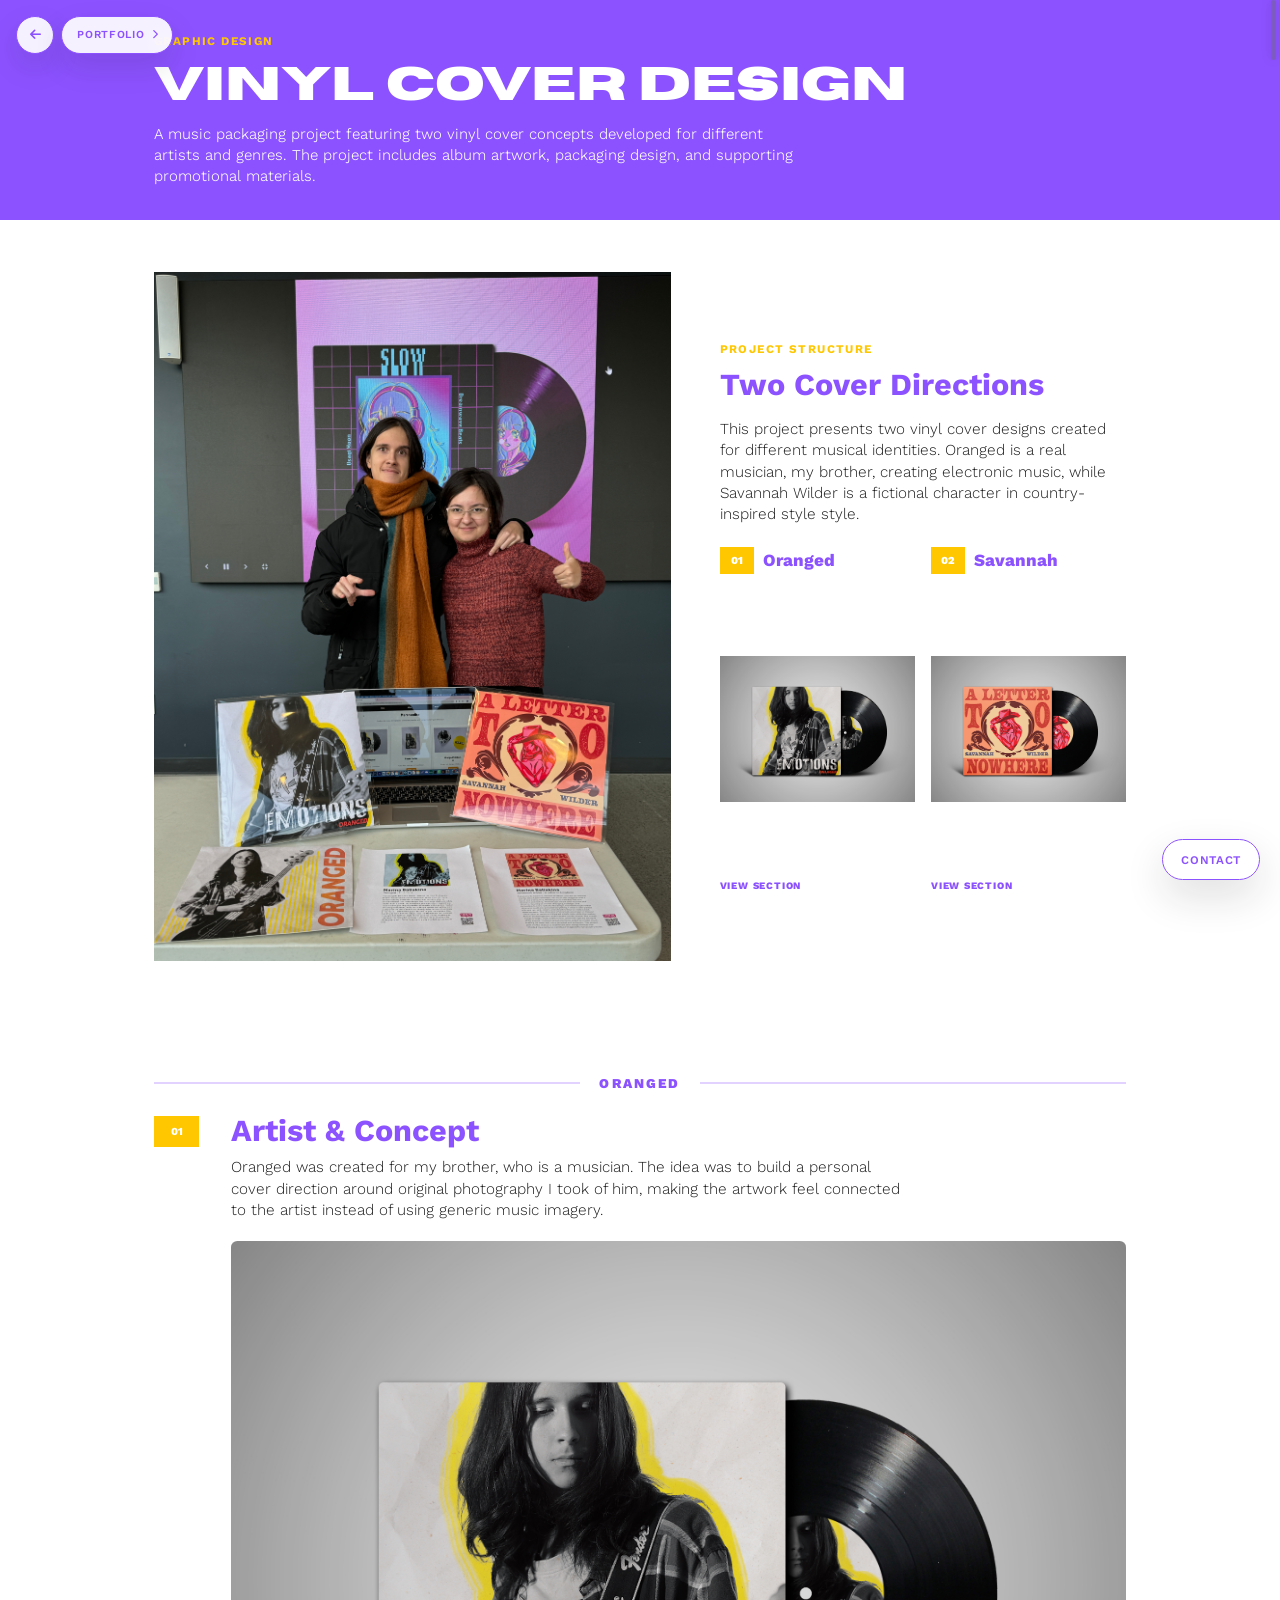
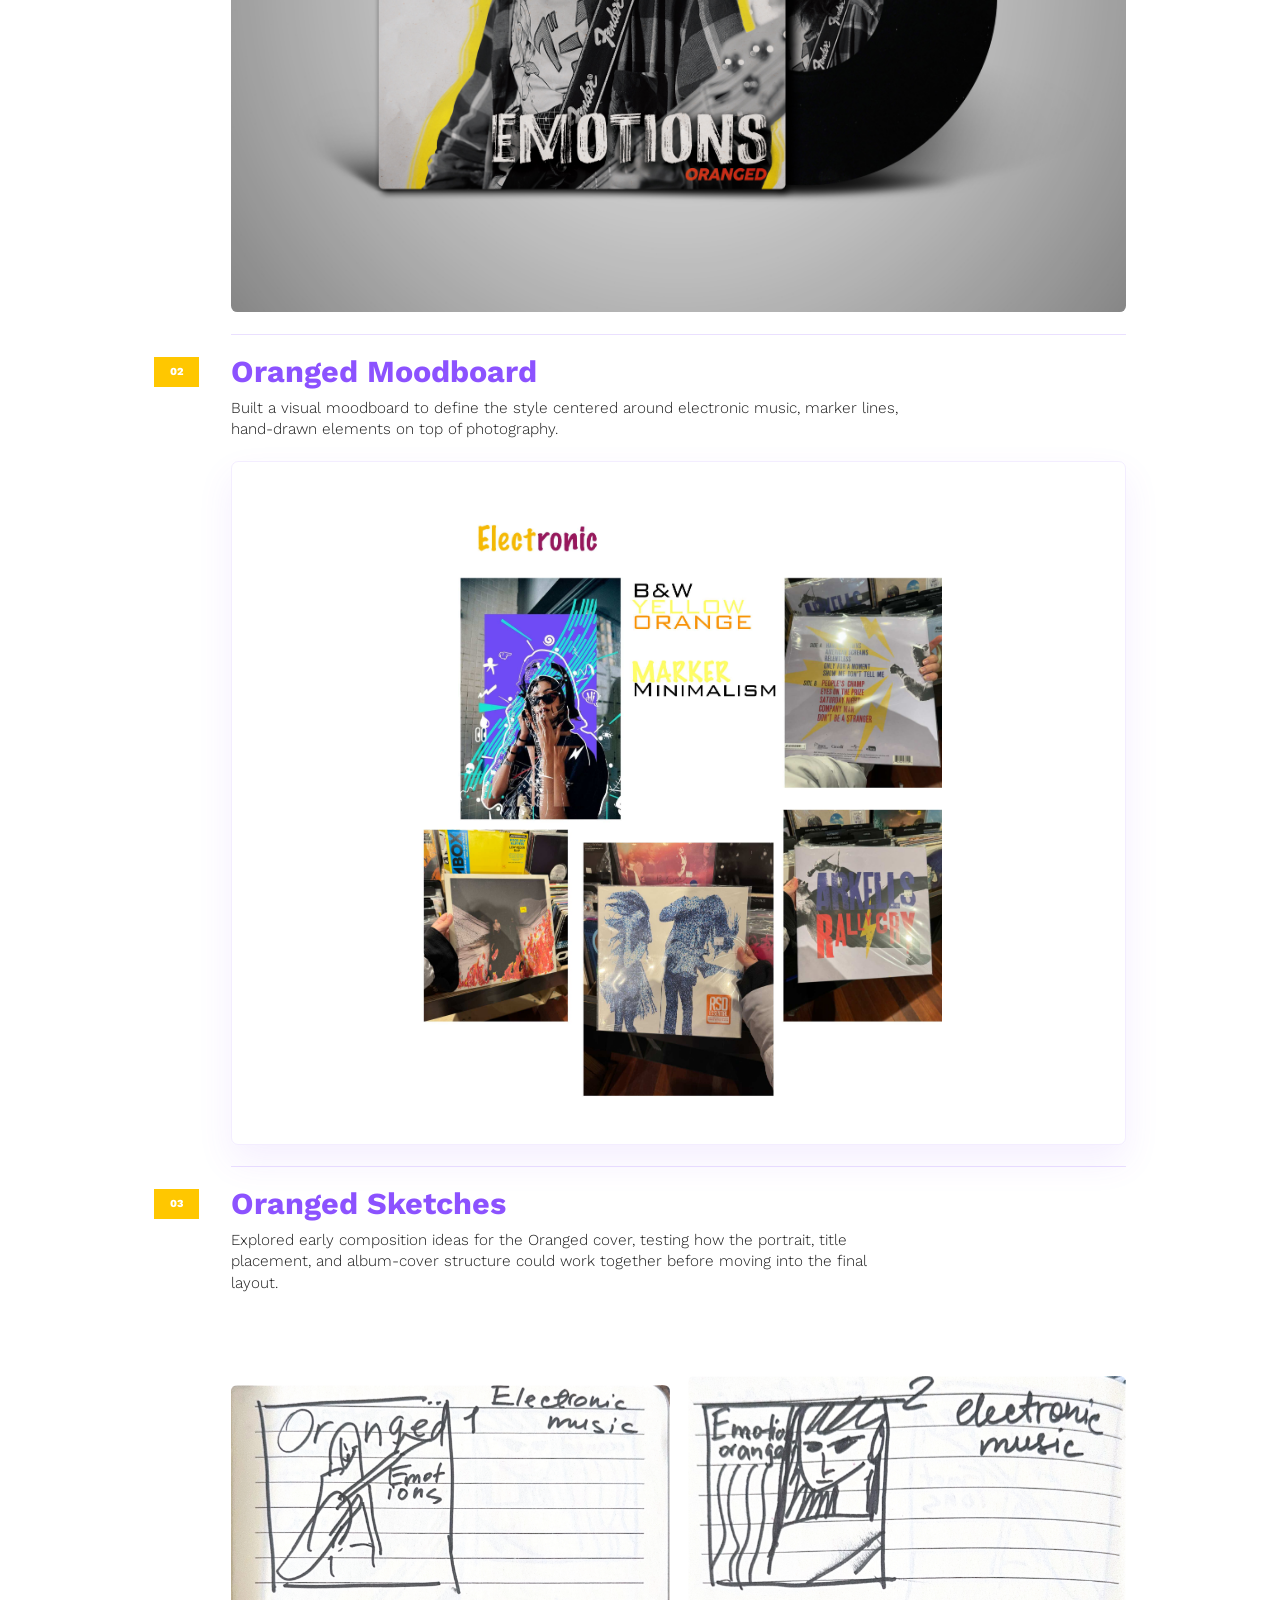
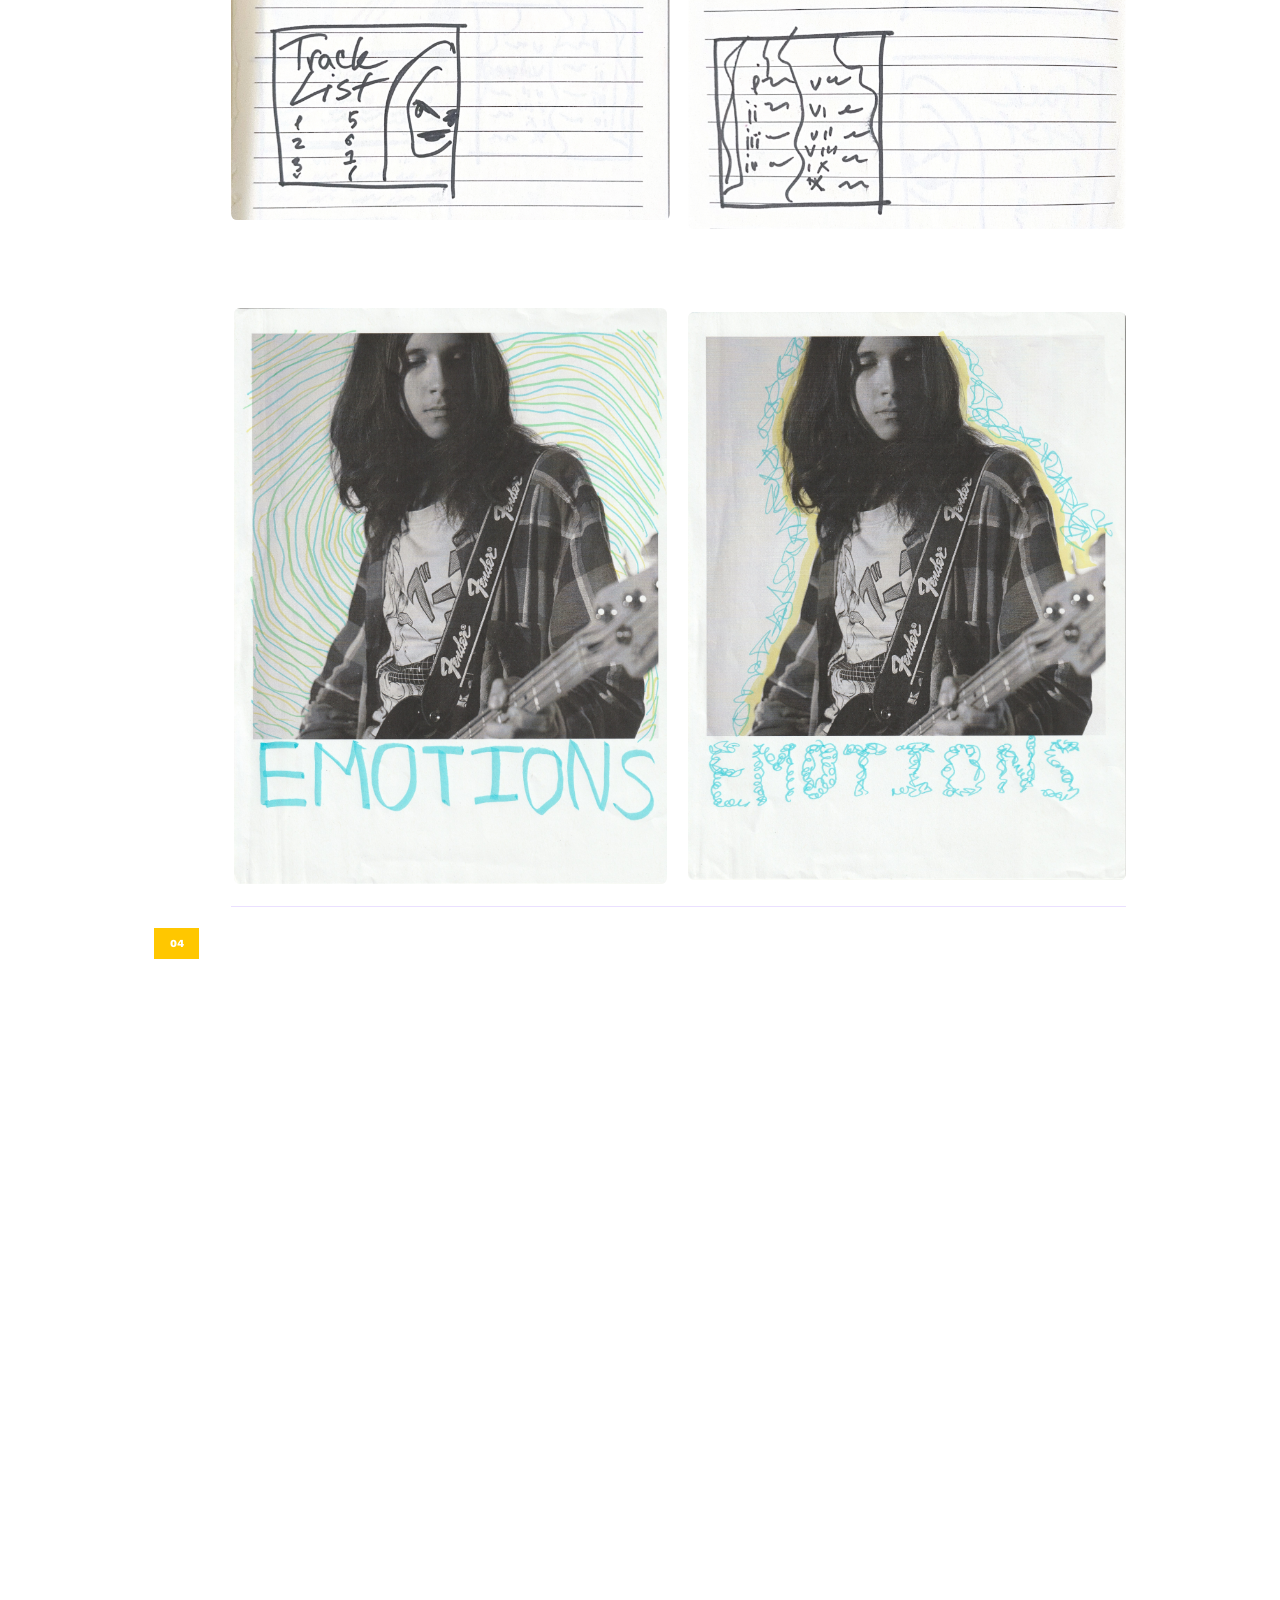
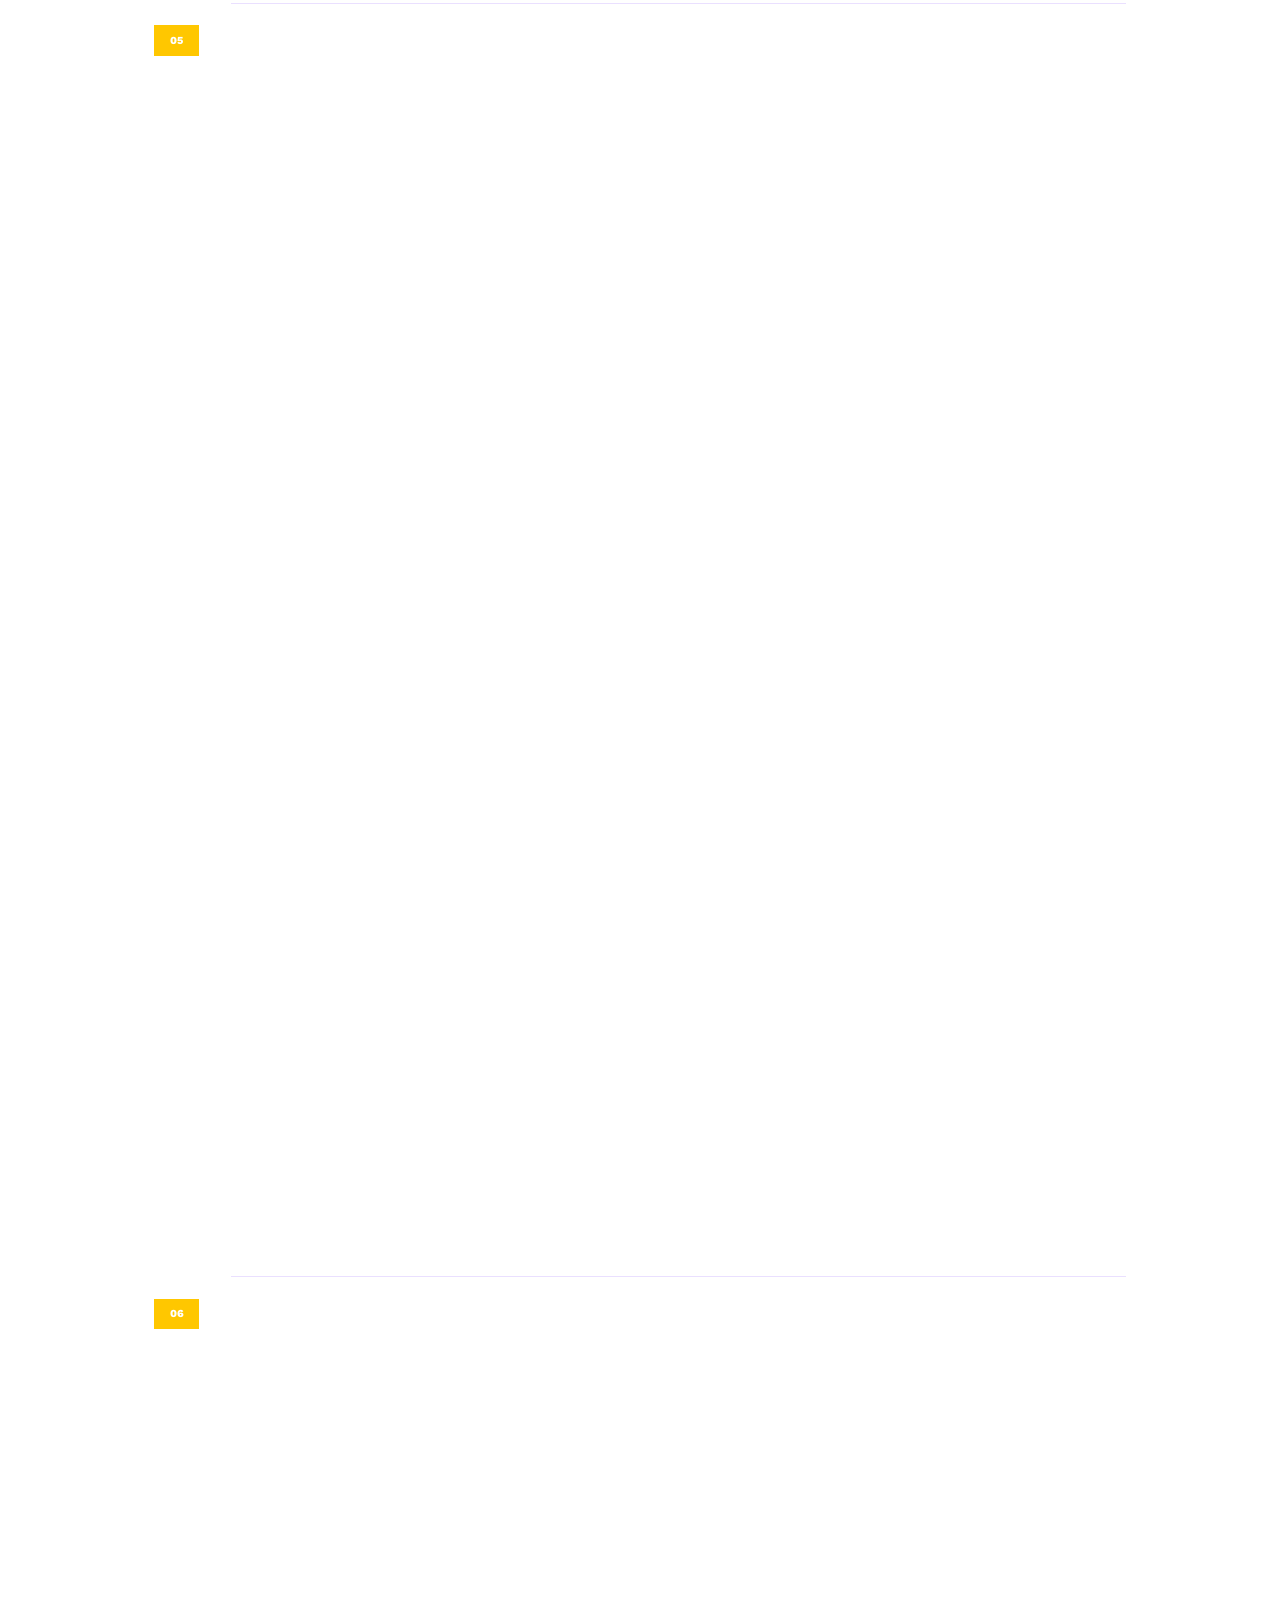
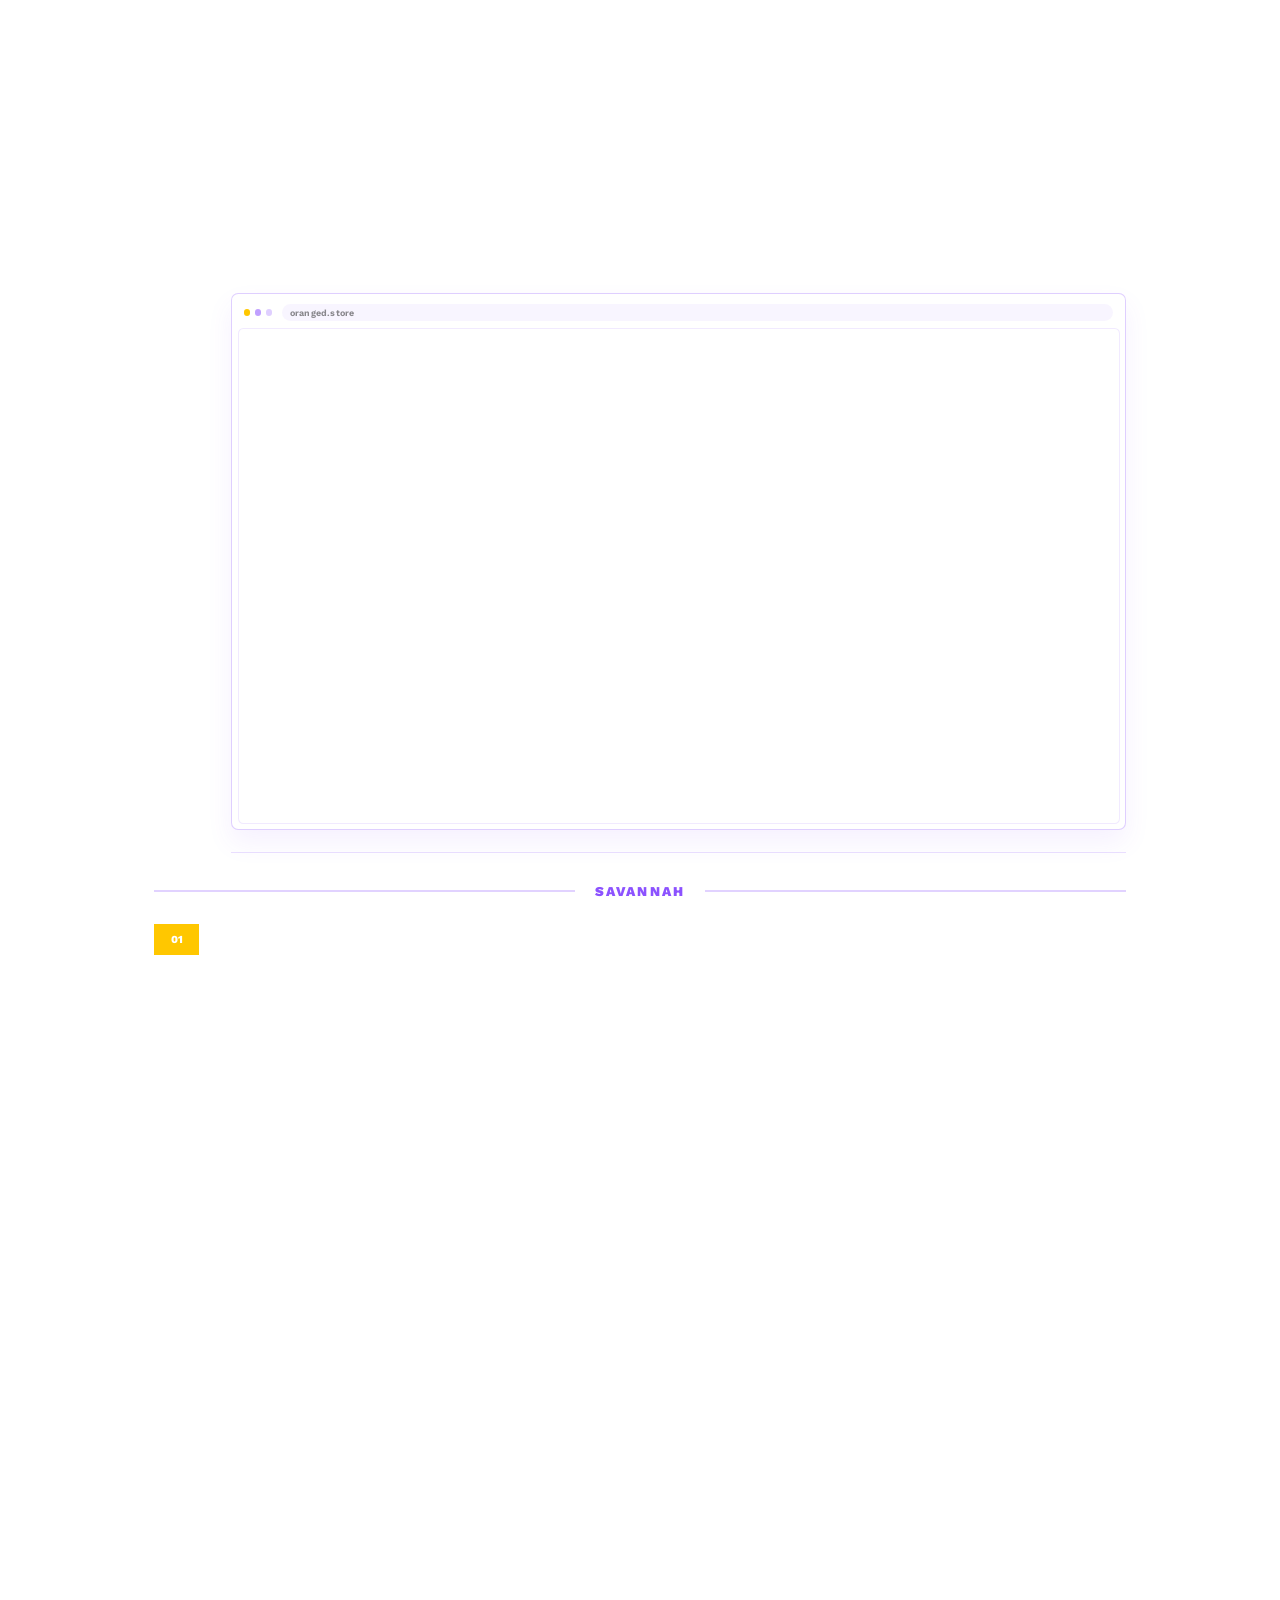
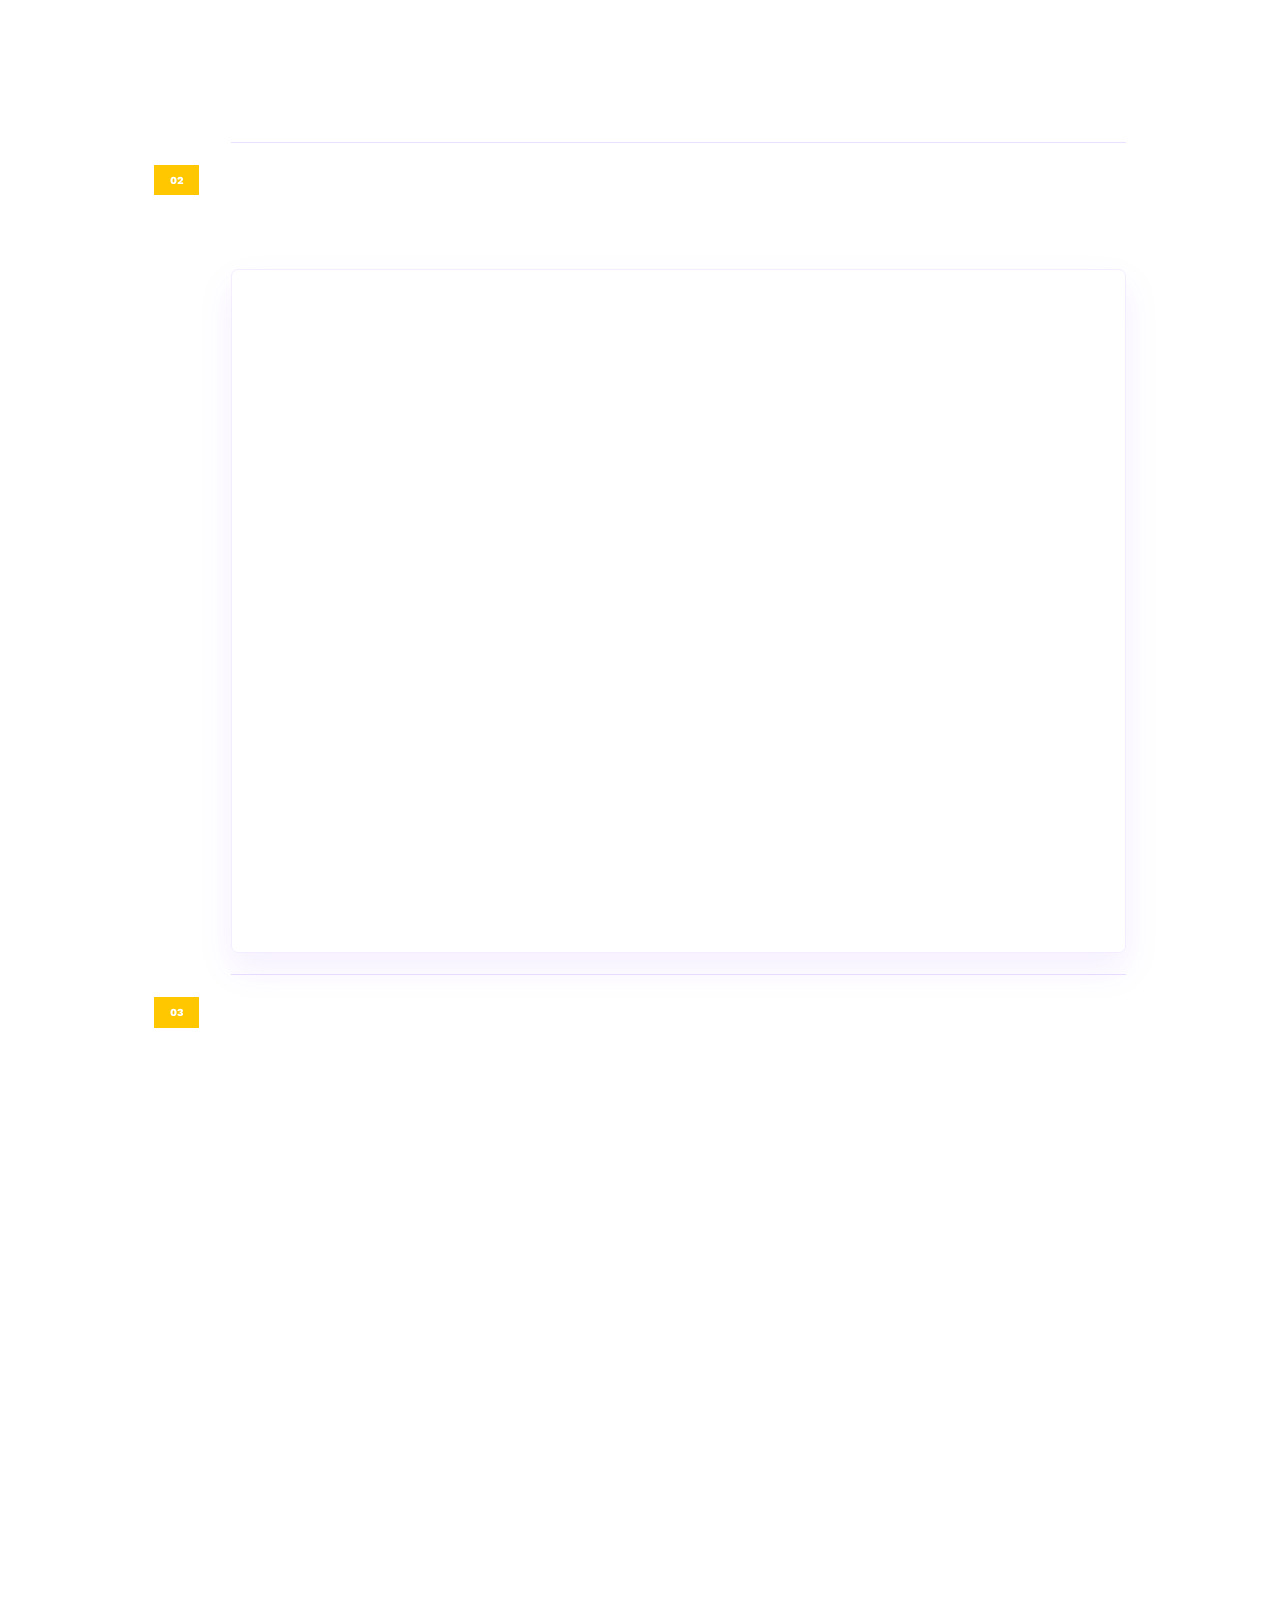
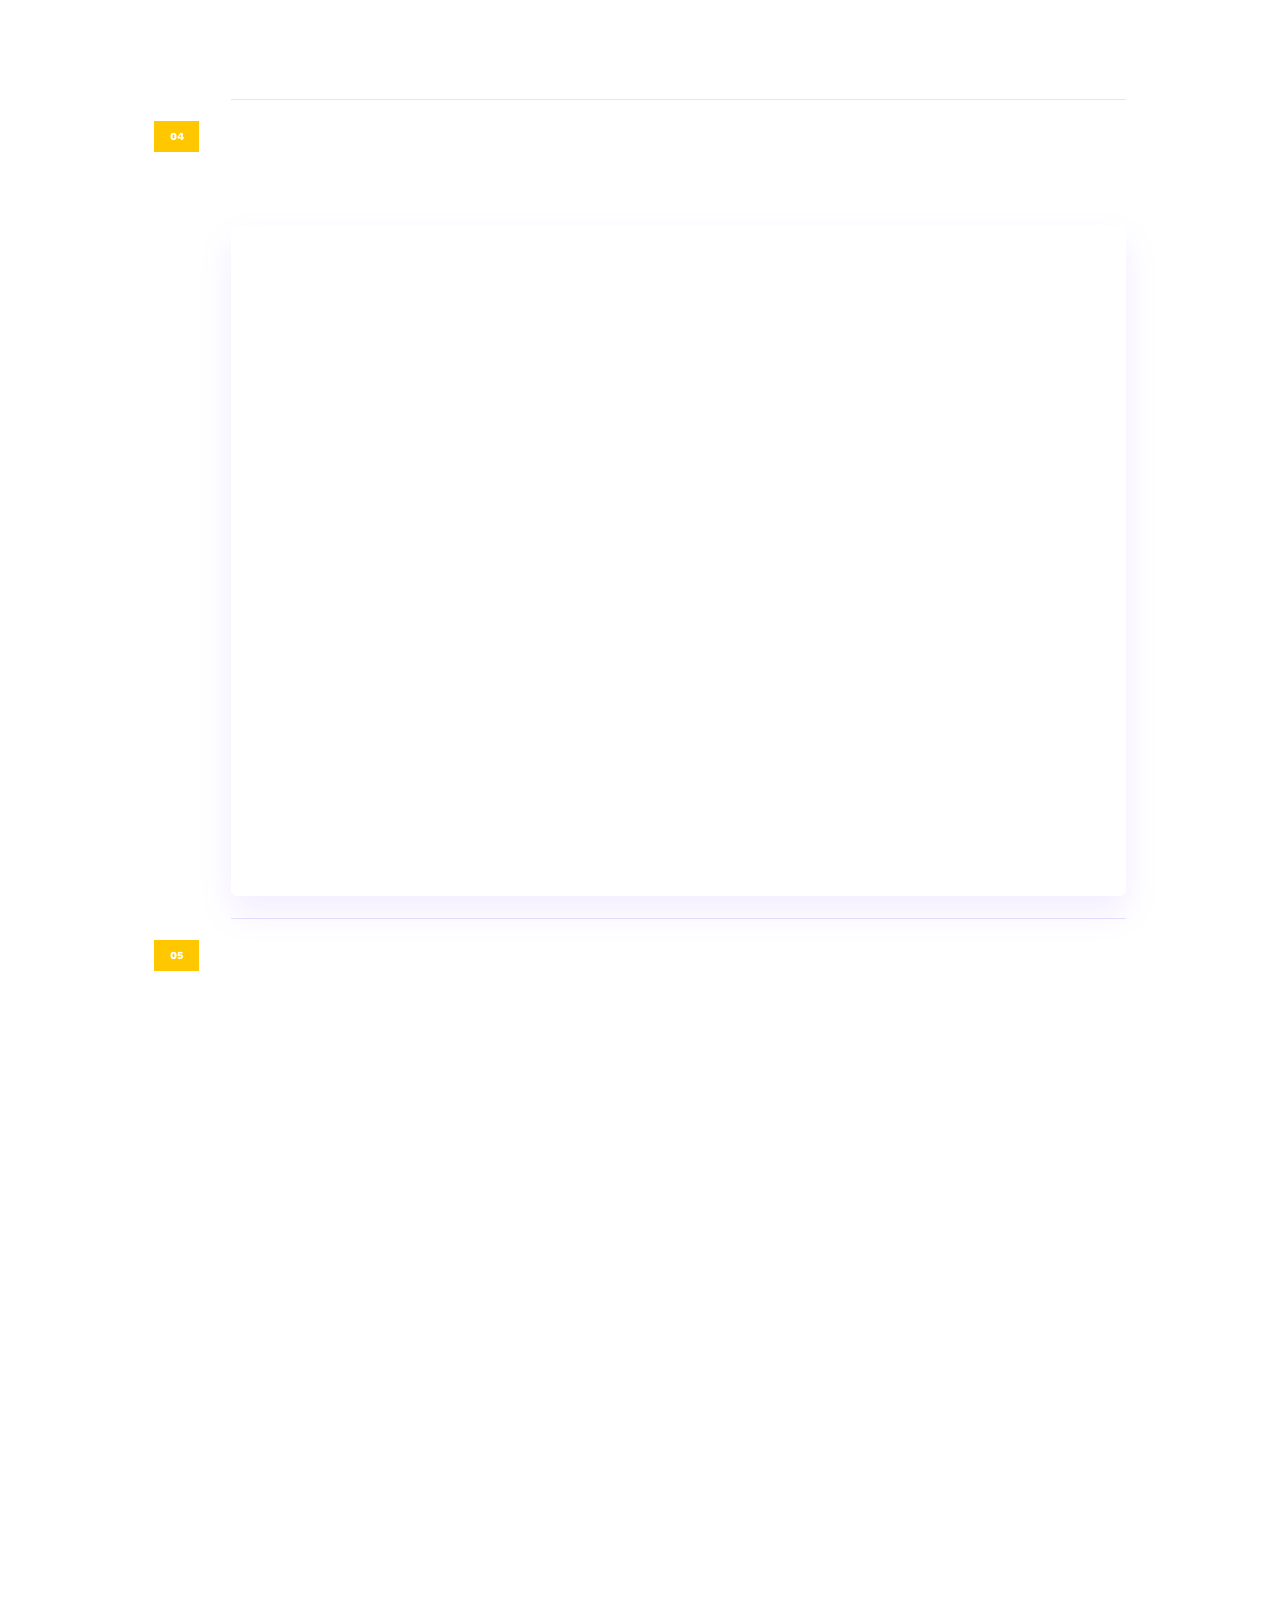
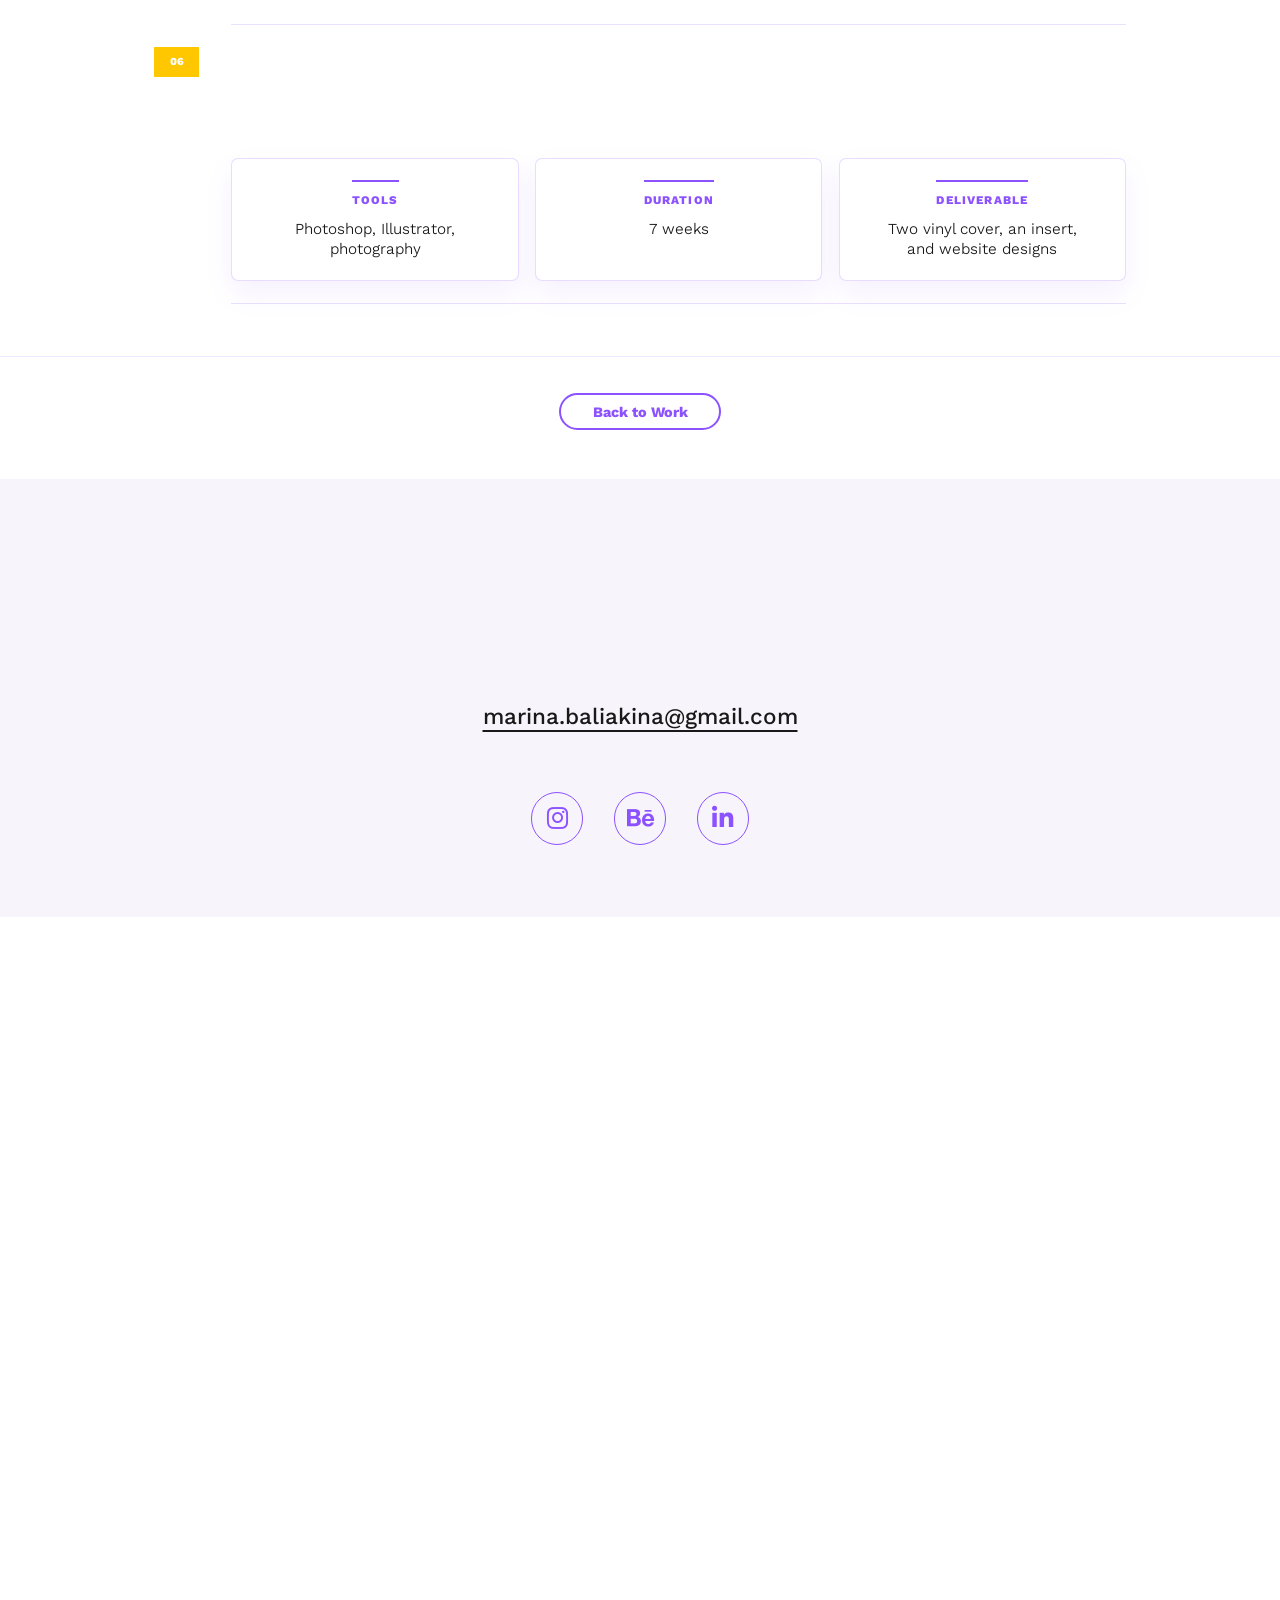
<file: html/vinyl-covers-case.html>
<!DOCTYPE html>
<html lang="en">
<head>
  <meta charset="UTF-8">
  <meta name="viewport" content="width=device-width, initial-scale=1.0">
  <title>Vinyl Cover Design | Marina Baliakina</title>
  <link rel="icon" type="image/png" href="../assets/favicon.png">
  <link rel="apple-touch-icon" href="../assets/favicon.png">
  <link rel="stylesheet" href="https://cdnjs.cloudflare.com/ajax/libs/font-awesome/6.5.1/css/all.min.css">

  <link rel="stylesheet" href="../style/project-detail.css?v=mobile-menu-contact-fix-20260711">
</head>
<body class="balanced-project-page">
  <nav class="case-nav" aria-label="Portfolio navigation">
    <a class="nav-home" href="../index.html#design" aria-label="Back to home">
      <i class="fa-solid fa-arrow-left"></i>
    </a>

    <div class="nav-portfolio">
      <button class="nav-portfolio-toggle" type="button" aria-label="Open portfolio categories" aria-expanded="false">
        <span class="nav-label">Portfolio</span>
        <i class="fa-solid fa-chevron-right nav-chevron" aria-hidden="true"></i>
        <span class="hamburger-lines" aria-hidden="true"><span></span><span></span><span></span></span>
      </button>
      <div class="nav-portfolio-links">
        <a href="../index.html" class="nav-link-home">Home</a>
        <a href="../index.html#smm">Social</a>
        <a href="../index.html#content">Content</a>
        <a href="../index.html#videography">Video</a>
        <a href="https://marina-baliakina.com" target="_blank" rel="noopener noreferrer">Photo</a>
        <a href="../index.html#design">Design</a>
        <a href="../index.html#contact">Contact</a>
      </div>
    </div>
  </nav>

<header class="project-hero project-hero-compact">
    <div class="project-hero-inner">
      <div>
        <span class="eyebrow">Graphic Design</span>
        <h1>Vinyl Cover Design</h1>
        <p>A music packaging project featuring two vinyl cover concepts developed for different artists and genres. The project includes album artwork, packaging design, and supporting promotional materials.</p>
      </div>
    </div>
  </header>

  <main>
    <section class="detail-section vinyl-presentation-section">
      <div class="detail-inner">
        <div class="vinyl-presentation">
          <figure class="vinyl-presentation-image">
            <img src="../assets/projects/vinyl-covers/presentation-picture.JPG" alt="Vinyl cover design presentation showing two record cover concepts">
          </figure>

          <div class="vinyl-design-map" aria-label="Vinyl design overview">
            <span class="eyebrow">Project Structure</span>
            <h2>Two Cover Directions</h2>
            <p>
              This project presents two vinyl cover designs created for different musical identities. Oranged is a real musician, my brother, creating electronic music, while Savannah Wilder is a fictional character in country-inspired style style.
            </p>

            <div class="vinyl-choice-grid" aria-label="Final vinyl cover directions">
              <a class="vinyl-choice-card" href="#oranged-vinyl">
                <h3><span>01</span> Oranged</h3>
                <img src="../assets/Vinyl-Andrei.jpg" alt="Oranged final vinyl cover mockup">
              </a>
              <a class="vinyl-choice-card" href="#savannah-vinyl">
                <h3><span>02</span> Savannah</h3>
                <img src="../assets/Vinyl-Cowbow.jpg" alt="Savannah final vinyl cover mockup">
              </a>
            </div>
          </div>
        </div>

      </div>
    </section>

    <section class="detail-section">
      <div class="detail-inner">
        <div class="process-list">
          <div class="vinyl-process-label" id="oranged-vinyl">
            <span></span>
            <strong>ORANGED</strong>
            <span></span>
          </div>

          <article class="process-item">
            <div class="process-number">01</div>
            <div class="process-content">
              <h2>Artist & Concept</h2>
              <p>Oranged was created for my brother, who is a musician. The idea was to build a personal cover direction around original photography I took of him, making the artwork feel connected to the artist instead of using generic music imagery.</p>

              <div class="vinyl-art-grid vinyl-concept-grid">
                <figure class="vinyl-art-card"><img src="../assets/Vinyl-Andrei.jpg" alt="Oranged artist concept vinyl mockup"></figure>
              </div>
            </div>
          </article>

          <article class="process-item">
            <div class="process-number">02</div>
            <div class="process-content">
              <h2>Oranged Moodboard</h2>
              <p>Built a visual moodboard to define the style centered around electronic music, marker lines, hand-drawn elements on top of photography.</p>

              <div class="vinyl-art-grid vinyl-moodboard-grid">
                <figure class="vinyl-art-card vinyl-moodboard-card"><img src="../assets/projects/vinyl-covers/moodboard/oranged.jpg" alt="Oranged vinyl cover moodboard"></figure>
              </div>
            </div>
          </article>

          <article class="process-item">
            <div class="process-number">03</div>
            <div class="process-content">
              <h2>Oranged Sketches</h2>
              <p>Explored early composition ideas for the Oranged cover, testing how the portrait, title placement, and album-cover structure could work together before moving into the final layout.</p>

              <div class="vinyl-art-grid vinyl-sketch-grid">
                <figure class="vinyl-art-card"><img src="../assets/projects/vinyl-covers/sketches/oranged1.jpg" alt="Oranged vinyl cover sketch one"></figure>
                <figure class="vinyl-art-card"><img src="../assets/projects/vinyl-covers/sketches/oranged2.jpg" alt="Oranged vinyl cover sketch two"></figure>
                <figure class="vinyl-art-card"><img src="../assets/projects/vinyl-covers/sketches/oranged3.jpg" alt="Oranged vinyl cover sketch three"></figure>
                <figure class="vinyl-art-card"><img src="../assets/projects/vinyl-covers/sketches/oranged4.jpg" alt="Oranged vinyl cover sketch four"></figure>
              </div>
            </div>
          </article>

          <article class="process-item">
            <div class="process-number">04</div>
            <div class="process-content vinyl-tight-copy">
              <h2>Oranged Insert</h2>
              <p>Designed an insert as a supporting packaging piece, with a made-up song lyrics since the artist's songs don't have words, to illustrate how lyrics could be integrated into the design.</p>

              <div class="vinyl-art-grid vinyl-insert-grid">
                <figure class="vinyl-art-card"><img src="../assets/projects/vinyl-covers/insert-front.jpg" alt="Oranged vinyl insert front mockup"></figure>
                <figure class="vinyl-art-card"><img src="../assets/projects/vinyl-covers/insert-back.jpg" alt="Oranged vinyl insert back mockup"></figure>
              </div>
            </div>
          </article>

          <article class="process-item">
            <div class="process-number">05</div>
            <div class="process-content vinyl-tight-copy">
              <h2>Oranged Final Mockups</h2>
              <p>The final Oranged design was printed using a layout for folding an actual vinyl cover and insert. Displaying the uses original photography, texture effects, and marker line text font.</p>

              <div class="vinyl-art-grid vinyl-placeholder-grid">
                <figure class="vinyl-art-card"><img src="../assets/projects/vinyl-covers/mockup-oranged-front-with-insert.jpg" alt="Oranged vinyl front mockup with insert"></figure>
                <figure class="vinyl-art-card"><img src="../assets/projects/vinyl-covers/mockup-oranged-back-with-insert.jpg" alt="Oranged vinyl back mockup with insert"></figure>
                <figure class="vinyl-art-card"><img src="../assets/projects/vinyl-covers/mockup-oranged-front-with-insert copy.jpg" alt="Alternative Oranged vinyl front mockup with insert"></figure>
                <figure class="vinyl-art-card"><img src="../assets/projects/vinyl-covers/mockup-oranged-back-with-insert copy.jpg" alt="Alternative Oranged vinyl back mockup with insert"></figure>
              </div>
            </div>
          </article>

          <article class="process-item vinyl-website-process">
            <div class="process-number">06</div>
            <div class="process-content vinyl-tight-copy">
              <h2>Artist Website</h2>
              <p>I also coded a simple website concept for selling his merch and songs, extending the music packaging direction into a digital world.</p>

              <div class="vinyl-art-grid vinyl-website-grid">
                <figure class="vinyl-art-card"><img src="../assets/projects/vinyl-covers/Andrei-web.jpg" alt="Website mockup for Oranged merch and music"></figure>
                <figure class="vinyl-art-card vinyl-website-browser">
                  <div class="browser-bar" aria-hidden="true">
                    <span></span>
                    <span></span>
                    <span></span>
                    <div class="browser-address">oranged.store</div>
                  </div>
                  <div class="vinyl-website-video">
                    <iframe src="https://player.vimeo.com/video/1208929394?background=1&amp;autoplay=1&amp;muted=1&amp;loop=1&amp;autopause=0&amp;controls=0&amp;title=0&amp;byline=0&amp;portrait=0&amp;playsinline=1" title="Oranged website demo" frameborder="0" allow="autoplay; fullscreen; picture-in-picture; encrypted-media" referrerpolicy="strict-origin-when-cross-origin" allowfullscreen loading="lazy"></iframe>
                  </div>
                </figure>
              </div>
            </div>
          </article>

          <div class="vinyl-process-label" id="savannah-vinyl">
            <span></span>
            <strong>SAVANNAH</strong>
            <span></span>
          </div>

          <article class="process-item">
            <div class="process-number">01</div>
            <div class="process-content">
              <h2>Artist & Concept</h2>
              <p>Savannah was developed as a country-inspired record cover concept. The idea was to lean into western mood, warm tones, and a strong genre atmosphere while keeping the cover clean enough to work as music packaging.</p>

              <div class="vinyl-art-grid vinyl-concept-grid">
                <figure class="vinyl-art-card"><img src="../assets/Vinyl-Cowbow.jpg" alt="Savannah concept vinyl mockup"></figure>
              </div>
            </div>
          </article>

          <article class="process-item">
            <div class="process-number">02</div>
            <div class="process-content">
              <h2>Savannah Moodboard</h2>
              <p>Gathered country-inspired references to shape the western atmosphere, colour direction, and visual language for the second cover.</p>

              <div class="vinyl-art-grid vinyl-moodboard-grid">
                <figure class="vinyl-art-card vinyl-moodboard-card"><img src="../assets/projects/vinyl-covers/moodboard/country.jpg" alt="Savannah country moodboard"></figure>
              </div>
            </div>
          </article>

          <article class="process-item">
            <div class="process-number">03</div>
            <div class="process-content">
              <h2>Savannah Sketches</h2>
              <p>Developed the Savannah concept through rough sketches, focusing on how country references, space, and cover hierarchy could create a clear base for the final design.</p>

              <div class="vinyl-art-grid vinyl-sketch-grid savannah-sketch-grid">
                <figure class="vinyl-art-card"><img src="../assets/projects/vinyl-covers/sketches/savannah1.jpg" alt="Savannah vinyl cover sketch one"></figure>
                <figure class="vinyl-art-card"><img src="../assets/projects/vinyl-covers/sketches/savannah2.jpg" alt="Savannah vinyl cover sketch two"></figure>
              </div>
            </div>
          </article>

          <article class="process-item">
            <div class="process-number">04</div>
            <div class="process-content">
              <h2>Savannah Process</h2>
              <p>The process video shows the hand-drawn process of drawing the female silhouette for the Savannah cover in Photoshop.</p>

              <div class="vinyl-art-grid vinyl-process-video-grid">
                <figure class="vinyl-art-card">
                  <video src="../assets/projects/vinyl-covers/process-savannah.mov" autoplay muted loop playsinline></video>
                </figure>
              </div>
            </div>
          </article>

          <article class="process-item">
            <div class="process-number">05</div>
            <div class="process-content">
              <h2>Savannah Final Mockups</h2>
              <p>The final Savannah Wilder's "Letter to Nowhere" cover design displayed on a vinyl record mockups.</p>

              <div class="vinyl-art-grid vinyl-final-grid">
                <figure class="vinyl-art-card"><img src="../assets/projects/vinyl-covers/mockup-savannah-front.jpg" alt="Savannah final vinyl front mockup"></figure>
                <figure class="vinyl-art-card"><img src="../assets/projects/vinyl-covers/mockup-savannah-back.jpg" alt="Savannah final vinyl back mockup"></figure>
              </div>
            </div>
          </article>

          <article class="process-item">
            <div class="process-number">06</div>
            <div class="process-content">
              <h2>Project Overview</h2>
              <p>
                The final project presents two record cover concepts with distinct art directions, moving from sketches and mood references into polished vinyl packaging mockups.
              </p>

              <div class="concert-detail-panels" aria-label="Vinyl cover design project overview">
                <article>
                  <strong>Tools</strong>
                  <span>Photoshop, Illustrator, photography</span>
                </article>
                <article>
                  <strong>Duration</strong>
                  <span>7 weeks</span>
                </article>
                <article>
                  <strong>Deliverable</strong>
                  <span>Two vinyl cover, an insert, and website designs</span>
                </article>
              </div>
            </div>
          </article>
        </div>
      </div>
    </section>
  </main>

  <footer class="project-footer">
    <a href="../index.html#design">Back to Work</a>
  </footer>
  <a class="floating-contact" href="#contact">CONTACT</a>

  <footer class="contact" id="contact">
    <h2 class="section-title purple-text">CONTACT</h2>
    <a class="email-link" href="mailto:marina.baliakina@gmail.com">marina.baliakina@gmail.com</a>

    <div class="social-links" aria-label="Social links">
      <a href="https://instagram.com/marirror" target="_blank" rel="noopener noreferrer" aria-label="Instagram">
        <i class="fa-brands fa-instagram" aria-hidden="true"></i>
      </a>
      <a href="https://www.behance.net/marlinok" target="_blank" rel="noopener noreferrer" aria-label="Behance">
        <i class="fa-brands fa-behance" aria-hidden="true"></i>
      </a>
      <a href="https://www.linkedin.com/in/marina-baliakina/" target="_blank" rel="noopener noreferrer" aria-label="LinkedIn">
        <i class="fa-brands fa-linkedin-in" aria-hidden="true"></i>
      </a>
    </div>
  </footer>
  <script>
    const contactSection = document.querySelector("#contact");
    const floatingContact = document.querySelector(".floating-contact");

    if (contactSection && floatingContact) {
      const updateFloatingContact = () => {
        const rect = contactSection.getBoundingClientRect();
        const contactIsVisible = rect.top < window.innerHeight && rect.bottom > 0;
        floatingContact.classList.toggle("is-hidden", contactIsVisible);
      };

      window.addEventListener("scroll", updateFloatingContact, { passive: true });
      window.addEventListener("resize", updateFloatingContact);
      updateFloatingContact();
    }
  </script>
  <script>
    document.querySelectorAll(".detail-menu").forEach((menu) => {
      const toggle = menu.querySelector(".detail-menu-toggle");
      const links = menu.querySelectorAll("a");

      toggle.addEventListener("click", () => {
        const isOpen = menu.classList.toggle("is-open");
        toggle.setAttribute("aria-expanded", String(isOpen));
      });

      links.forEach((link) => {
        link.addEventListener("click", () => {
          menu.classList.remove("is-open");
          toggle.setAttribute("aria-expanded", "false");
        });
      });
    });
  </script>

  <script src="../scripts/scrollbar.js"></script>
  <script src="../scripts/portfolio-nav.js?v=mobile-menu-contact-fix-20260711"></script>
  <script src="../scripts/reveal.js?v=mobile-menu-contact-fix-20260711"></script>
</body>
</html>
</file>
<file: style/project-detail.css>
@font-face {
  font-family: "Work Sans";
  src: url("../assets/WorkSans-VariableFont_wght.ttf") format("truetype");
  font-weight: 100 900;
  font-style: normal;
  font-display: swap;
}

@font-face {
  font-family: "Horizon";
  src: url("../assets/Horizon.otf") format("opentype");
  font-weight: 400;
  font-style: normal;
  font-display: swap;
}

* {
  box-sizing: border-box;
  margin: 0;
  padding: 0;
}

html {
  max-width: 100%;
  overflow-x: hidden;
  scroll-behavior: smooth;
  scrollbar-color: transparent transparent;
  scrollbar-width: none;
}

html::-webkit-scrollbar {
  width: 0;
}

html::-webkit-scrollbar-track {
  background: transparent;
}

html::-webkit-scrollbar-thumb {
  border: 2px solid transparent;
  border-radius: 999px;
  background: transparent;
  background-clip: content-box;
}


body {
  font-family: "Work Sans", Arial, Helvetica, sans-serif;
  color: #191919;
  background: #fff;
  overflow-x: hidden;
  zoom: 0.9;
}

a {
  color: inherit;
  text-decoration: none;
}

.detail-nav {
  position: sticky;
  z-index: 10;
  top: 0;
  display: flex;
  align-items: center;
  justify-content: space-between;
  gap: 24px;
  padding: 18px 8%;
  border-bottom: 1px solid rgba(140, 82, 255, 0.14);
  background: rgba(255, 255, 255, 0.9);
  backdrop-filter: blur(14px);
}

.detail-nav a {
  color: #8c52ff;
  font-size: 13px;
  font-weight: 650;
  letter-spacing: 0.08em;
  text-transform: uppercase;
}

.detail-nav-links {
  display: flex;
  flex-wrap: wrap;
  justify-content: flex-end;
  gap: 18px;
}

.case-nav {
  position: fixed;
  z-index: 40;
  top: 18px;
  left: 18px;
  display: flex;
  align-items: center;
  gap: 8px;
}

.nav-home,
.nav-portfolio-toggle {
  min-height: 42px;
  border: 1px solid rgba(140, 82, 255, 0.78);
  border-radius: 999px;
  background: rgba(255, 255, 255, 0.92);
  box-shadow: 0 14px 34px rgba(25, 25, 25, 0.12);
  color: #8c52ff;
  backdrop-filter: blur(16px);
  transition: background 180ms ease, color 180ms ease, transform 180ms ease, box-shadow 180ms ease;
}

.nav-home {
  display: grid;
  width: 42px;
  place-items: center;
  font-size: 14px;
  text-decoration: none;
}

.nav-portfolio {
  position: relative;
}

.nav-portfolio-toggle {
  display: inline-flex;
  align-items: center;
  gap: 9px;
  padding: 0 15px 0 17px;
  font: inherit;
  cursor: pointer;
}

.nav-portfolio-toggle::before {
  content: "Portfolio";
  display: inline-block;
  font-size: 12px;
  font-weight: 600;
  letter-spacing: 0.08em;
  line-height: 1;
  text-transform: uppercase;
}

.nav-portfolio-toggle::after {
  content: "▾";
  display: inline-block;
  font-size: 10px;
  line-height: 1;
  transform: translateY(1px);
}

.hamburger-lines {
  display: none;
  flex-direction: column;
  justify-content: center;
  gap: 3px;
  width: 16px;
  height: 14px;
}

.hamburger-lines span {
  display: block;
  width: 100%;
  height: 2px;
  border-radius: 999px;
  background: currentColor;
  transition: transform 180ms ease, opacity 180ms ease;
}

.nav-portfolio-toggle i {
  color: #8c52ff;
  font-size: 10.5px;
  transition: transform 180ms ease;
}

.nav-portfolio-links {
  position: absolute;
  top: calc(100% + 8px);
  left: 0;
  display: grid;
  width: 100%;
  gap: 6px;
  padding: 0;
  border: 0;
  border-radius: 0;
  background: transparent;
  box-shadow: none;
  opacity: 0;
  pointer-events: none;
  transform: translateY(-6px);
  transition: opacity 180ms ease, transform 180ms ease;
}

.nav-portfolio-links::after {
  content: "";
  position: absolute;
  z-index: -1;
  inset: -18px -12px;
}

.nav-portfolio-links::before {
  content: "";
  position: absolute;
  right: auto;
  bottom: 100%;
  left: 0;
  width: 100%;
  height: 12px;
}

.nav-portfolio.is-open .nav-portfolio-links {
  opacity: 1;
  pointer-events: auto;
  transform: translateY(0);
}

.nav-portfolio:hover .nav-portfolio-toggle i,
.nav-portfolio:focus-within .nav-portfolio-toggle i {
  transform: rotate(90deg);
}

.nav-home:hover,
.nav-portfolio:hover .nav-portfolio-toggle,
.nav-portfolio:focus-within .nav-portfolio-toggle,
.nav-portfolio.is-open .nav-portfolio-toggle {
  background: #8c52ff;
  color: #fff;
  box-shadow: 0 14px 34px rgba(25, 25, 25, 0.12);
  transform: translateY(-2px);
}

.nav-portfolio:hover .nav-portfolio-toggle span,
.nav-portfolio:focus-within .nav-portfolio-toggle span,
.nav-portfolio:hover .nav-portfolio-toggle i,
.nav-portfolio:focus-within .nav-portfolio-toggle i,
.nav-portfolio.is-open .nav-portfolio-toggle .hamburger-lines span {
  color: #fff;
}

.nav-portfolio.is-open .hamburger-lines span:nth-child(1) {
  transform: translateY(5px) rotate(45deg);
}

.nav-portfolio.is-open .hamburger-lines span:nth-child(2) {
  opacity: 0;
}

.nav-portfolio.is-open .hamburger-lines span:nth-child(3) {
  transform: translateY(-5px) rotate(-45deg);
}

.nav-portfolio-links a {
  position: relative;
  display: grid;
  min-height: 42px;
  place-items: center;
  padding: 8px 10px;
  border: 1.2px solid rgba(140, 82, 255, 0.42);
  border-radius: 999px;
  background: rgba(255, 255, 255, 0.92);
  box-shadow: 0 8px 20px rgba(25, 25, 25, 0.07);
  color: #8c52ff;
  font-size: 11px;
  font-weight: 600;
  letter-spacing: 0.055em;
  line-height: 1.12;
  text-align: center;
  text-decoration: none;
  text-transform: uppercase;
  backdrop-filter: blur(16px);
  transition: background 180ms ease, color 180ms ease, transform 180ms ease, box-shadow 180ms ease;
}

.nav-portfolio-links a + a::before {
  content: none;
}

.nav-portfolio-links a:hover {
  background: #8c52ff;
  color: #fff;
  transform: translateY(-2px);
}

.detail-menu {
  position: fixed;
  z-index: 30;
  top: 18px;
  right: 18px;
  display: grid;
  justify-items: end;
  gap: 8px;
}

.detail-menu-toggle {
  position: relative;
  width: 44px;
  height: 46px;
  border: 1px solid rgba(140, 82, 255, 0.24);
  border-radius: 50%;
  background: rgba(255, 255, 255, 0.82);
  box-shadow: 0 12px 28px rgba(25, 25, 25, 0.1);
  backdrop-filter: blur(14px);
  cursor: pointer;
}

.detail-menu-toggle span {
  position: absolute;
  left: 50%;
  display: block;
  width: 18px;
  height: 2px;
  border-radius: 999px;
  background: #8c52ff;
  transform: translateX(-50%);
  transition: transform 180ms ease, opacity 180ms ease, top 180ms ease;
}

.detail-menu-toggle span:nth-child(1) {
  top: 16px;
}

.detail-menu-toggle span:nth-child(2) {
  top: 22px;
}

.detail-menu-toggle span:nth-child(3) {
  top: 28px;
}

.detail-menu.is-open .detail-menu-toggle span:nth-child(1) {
  top: 22px;
  transform: translateX(-50%) rotate(45deg);
}

.detail-menu.is-open .detail-menu-toggle span:nth-child(2) {
  opacity: 0;
}

.detail-menu.is-open .detail-menu-toggle span:nth-child(3) {
  top: 22px;
  transform: translateX(-50%) rotate(-45deg);
}

.detail-menu-links {
  display: grid;
  min-width: 230px;
  gap: 8px;
  padding: 14px;
  border: 1px solid rgba(140, 82, 255, 0.16);
  border-radius: 18px;
  background: rgba(255, 255, 255, 0.9);
  box-shadow: 0 18px 42px rgba(25, 25, 25, 0.12);
  backdrop-filter: blur(16px);
  opacity: 0;
  pointer-events: none;
  transform: translateY(-6px) scale(0.98);
  transition: opacity 180ms ease, transform 180ms ease;
}

.detail-menu.is-open .detail-menu-links {
  opacity: 1;
  pointer-events: auto;
  transform: translateY(0) scale(1);
}

.detail-menu-links a {
  padding: 11px 14px;
  border-radius: 999px;
  color: #8c52ff;
  font-size: 13px;
  font-weight: 650;
  letter-spacing: 0.04em;
  text-decoration: none;
  text-transform: uppercase;
}

.detail-menu-links a:hover {
  background: #8c52ff;
  color: #fff;
}

.project-hero {
  padding: 78px 8% 68px;
  color: #fff;
  background: #8c52ff;
}

.project-hero-compact {
  padding-top: 42px;
  padding-bottom: 38px;
}

.project-hero-inner {
  max-width: 1180px;
  margin: 0 auto;
  display: grid;
  grid-template-columns: minmax(0, 1fr) minmax(320px, 0.8fr);
  gap: 58px;
  align-items: center;
}

.project-hero-compact .project-hero-inner {
  display: block;
}

.eyebrow {
  display: block;
  margin-bottom: 18px;
  color: #ffc700;
  font-size: 13px;
  font-weight: 700;
  letter-spacing: 0.12em;
  text-transform: uppercase;
}

h1,
.section-title {
  font-family: "Horizon", "Arial Black", Arial, sans-serif;
  letter-spacing: 0;
}

h1 {
  max-width: 900px;
  margin-bottom: 24px;
  font-size: clamp(42px, 7vw, 86px);
  line-height: 0.92;
}

.project-hero-compact h1 {
  max-width: 1120px;
  margin-bottom: 18px;
  font-size: clamp(34px, 5vw, 62px);
}

.project-hero p {
  max-width: 760px;
  font-size: clamp(18px, 2vw, 23px);
  line-height: 1.38;
  font-weight: 330;
}

.project-hero-compact p {
  max-width: 780px;
  font-size: clamp(16px, 1.5vw, 19px);
}

.hero-meta {
  display: grid;
  gap: 14px;
  padding: 28px;
  border: 1px solid rgba(255, 255, 255, 0.42);
  border-radius: 8px;
}

.hero-meta div {
  padding-top: 12px;
  border-top: 3px solid #ffc700;
}

.hero-meta strong {
  display: block;
  margin-bottom: 5px;
  color: #ffc700;
  font-size: 12px;
  font-weight: 750;
  letter-spacing: 0.1em;
  text-transform: uppercase;
}

.hero-meta span {
  display: block;
  font-size: 17px;
  line-height: 1.25;
  font-weight: 430;
}

.hero-meta-snapshot {
  grid-template-columns: repeat(2, minmax(0, 1fr));
  gap: 12px;
  padding: 18px;
  border: 0;
  border-radius: 10px;
  color: #191919;
  background: rgba(255, 255, 255, 0.96);
  box-shadow: 0 18px 45px rgba(45, 16, 111, 0.16);
}

.meta-title {
  grid-column: 1 / -1;
  display: block;
  margin-bottom: 2px;
  color: #8c52ff;
  font-size: 12px;
  font-weight: 750;
  letter-spacing: 0.12em;
  text-transform: uppercase;
}

.hero-meta-snapshot div {
  min-height: 92px;
  padding: 14px;
  border: 1px solid rgba(140, 82, 255, 0.16);
  border-top: 4px solid #ffc700;
  border-radius: 6px;
  background: #fff;
}

.hero-meta-snapshot strong {
  color: #8c52ff;
  font-size: 11px;
}

.hero-meta-snapshot span {
  color: #191919;
  font-size: 15px;
  line-height: 1.28;
  font-weight: 460;
}

.project-snapshot-section {
  padding-top: 54px;
  padding-bottom: 58px;
  background: #fff;
}

.project-snapshot-section .hero-meta-snapshot {
  max-width: 1180px;
  margin: 0 auto;
  padding: 0;
  border-radius: 0;
  background: transparent;
  box-shadow: none;
}

.project-snapshot-section .meta-title {
  margin-bottom: 18px;
  padding-bottom: 12px;
  border-bottom: 3px solid #ffc700;
}

.project-snapshot-section .hero-meta-snapshot div {
  min-height: 116px;
  padding: 22px;
  border-color: rgba(140, 82, 255, 0.22);
  box-shadow: 0 12px 30px rgba(45, 16, 111, 0.06);
}

.workflow-snapshot {
  display: grid;
  grid-template-columns: repeat(auto-fit, minmax(190px, 1fr));
  gap: 18px;
  margin: -10px 0 30px;
  padding: 0 0 28px;
  border-bottom: 1px solid rgba(255, 255, 255, 0.28);
}

.workflow-snapshot div {
  padding-top: 14px;
  border-top: 4px solid #ffc700;
}

.workflow-snapshot strong {
  display: block;
  margin-bottom: 7px;
  color: #ffc700;
  font-size: 11px;
  font-weight: 780;
  letter-spacing: 0.1em;
  text-transform: uppercase;
}

.workflow-snapshot span {
  display: block;
  color: #fff;
  font-size: 16px;
  line-height: 1.28;
  font-weight: 470;
}

.workflow-overview-section {
  padding-top: 72px;
  color: #fff;
  background: #8c52ff;
}

.workflow-overview-section .detail-inner {
  max-width: 1180px;
}

.workflow-overview-section .workflow-snapshot {
  width: 100%;
  max-width: none;
  margin: 0 0 66px;
  padding: 36px;
  border: 0;
  border-radius: 8px;
  background: rgba(255, 255, 255, 0.1);
  box-shadow: inset 0 0 0 1px rgba(255, 255, 255, 0.22);
}

.workflow-snapshot h2 {
  grid-column: 1 / -1;
  margin-bottom: 20px;
  color: #fff;
  font-family: "Horizon", "Arial Black", Arial, sans-serif;
  font-size: clamp(28px, 4vw, 46px);
  line-height: 0.92;
  font-weight: 400;
  text-align: left;
}

.workflow-overview-section .workflow-snapshot div {
  min-height: 122px;
  padding: 20px 18px;
  border: 1px solid rgba(255, 255, 255, 0.32);
  border-top: 4px solid #ffc700;
  border-radius: 6px;
  background: rgba(255, 255, 255, 0.92);
  text-align: left;
}

.workflow-overview-section .workflow-snapshot strong {
  margin-bottom: 10px;
  color: #8c52ff;
  font-size: 11px;
  font-weight: 780;
  letter-spacing: 0.1em;
  text-transform: uppercase;
}

.workflow-overview-section .workflow-snapshot span {
  color: #191919;
  font-size: 15px;
  line-height: 1.3;
  font-weight: 460;
}

.workflow-heading {
  margin-bottom: 34px;
  text-align: left;
}

.workflow-heading h2 {
  color: #fff;
  font-family: "Horizon", "Arial Black", Arial, sans-serif;
  font-size: clamp(30px, 4vw, 54px);
  line-height: 0.92;
  font-weight: 400;
}

.workflow-overview-section .tool-grid {
  gap: 18px;
}

.workflow-overview-section .tool-card {
  min-height: 250px;
  padding: 30px 22px 28px;
  border: 1px solid rgba(255, 255, 255, 0.32);
  border-top: 4px solid #ffc700;
  border-radius: 8px;
  color: #8c52ff;
  background: #fff;
  text-align: left;
}

.tool-initial {
  display: block;
  margin-bottom: 18px;
  color: #f7df45;
  font-size: 38px;
  line-height: 1;
  font-weight: 820;
}

.workflow-overview-section .tool-card strong {
  margin-bottom: 14px;
  color: #8c52ff;
  font-size: 15px;
  line-height: 1.25;
  font-weight: 760;
  letter-spacing: 0.02em;
  text-transform: none;
}

.workflow-overview-section .tool-card p {
  color: #191919;
  font-size: 14px;
  line-height: 1.42;
  font-weight: 360;
}

.tnf-detail-page .process-content .tool-grid {
  margin-top: 30px;
  gap: 18px;
}

.tnf-detail-page .process-content .tool-card {
  min-height: 250px;
  padding: 30px 22px 28px;
  border: 1px solid rgba(140, 82, 255, 0.2);
  border-top: 4px solid #ffc700;
  border-radius: 8px;
  color: #8c52ff;
  background: #fff;
  text-align: left;
  box-shadow: 0 14px 32px rgba(140, 82, 255, 0.08);
}

.tnf-detail-page .process-content .tool-card strong {
  margin-bottom: 14px;
  color: #8c52ff;
  font-size: 15px;
  line-height: 1.25;
  font-weight: 760;
  letter-spacing: 0.02em;
  text-transform: none;
}

.tnf-detail-page .process-content .tool-card p {
  color: #191919;
  font-size: 14px;
  line-height: 1.42;
  font-weight: 360;
}

.balanced-project-page .project-hero {
  padding-top: 38px;
  padding-bottom: 36px;
}

.balanced-project-page .concert-project-hero {
  padding-top: 72px;
  padding-bottom: 74px;
}

.balanced-project-page .project-hero-inner,
.balanced-project-page .detail-inner {
  max-width: 1080px;
}

.balanced-project-page .project-hero-compact h1 {
  max-width: 960px;
  font-size: clamp(31px, 4.2vw, 52px);
}

.balanced-project-page .project-hero-compact p {
  max-width: 720px;
  font-size: clamp(15px, 1.3vw, 17px);
  line-height: 1.42;
}

.balanced-project-page .concert-project-hero p {
  max-width: 860px;
}

.balanced-project-page .eyebrow {
  color: #ffc700;
}

.balanced-project-page .detail-section {
  padding-top: 58px;
  padding-bottom: 58px;
}

.balanced-project-page .process-list {
  gap: 24px;
}

.balanced-project-page .process-item {
  grid-template-columns: 64px minmax(0, 1fr);
  gap: 22px;
}

.balanced-project-page .process-number {
  width: 50px;
  height: 34px;
  font-size: 12px;
}

.balanced-project-page .process-content {
  padding-bottom: 24px;
}

.balanced-project-page .process-content h2 {
  font-size: 34px;
  line-height: 1;
  font-weight: 700;
}

.balanced-project-page .process-content p {
  max-width: 760px;
  font-size: 17px;
  line-height: 1.4;
  font-weight: 300;
}

.balanced-project-page .workflow-overview-section {
  padding-top: 62px;
  padding-bottom: 68px;
}

.balanced-project-page .workflow-overview-section .workflow-snapshot {
  align-items: stretch;
  margin-bottom: 44px;
  padding: 0 0 32px;
  border-bottom: 1px solid rgba(255, 222, 89, 0.48);
  border-radius: 0;
  background: transparent;
  box-shadow: none;
}

.balanced-project-page .workflow-snapshot h2 {
  margin-bottom: 4px;
  font-size: clamp(27px, 3.2vw, 40px);
}

.balanced-project-page .workflow-overview-section .workflow-snapshot div {
  min-height: 104px;
  padding: 17px 16px;
  border: 1px solid rgba(255, 255, 255, 0.22);
  border-left: 3px solid #ffde59;
  border-radius: 7px;
  background: rgba(255, 255, 255, 0.12);
  backdrop-filter: blur(8px);
}

.balanced-project-page .workflow-overview-section .workflow-snapshot strong {
  margin-bottom: 8px;
  color: #ffde59;
}

.balanced-project-page .workflow-overview-section .workflow-snapshot span {
  color: rgba(255, 255, 255, 0.92);
  font-size: 14px;
}

.balanced-project-page .workflow-heading {
  margin-bottom: 26px;
}

.balanced-project-page .workflow-heading h2 {
  font-size: clamp(27px, 3.4vw, 42px);
}

.balanced-project-page .workflow-overview-section .section-title {
  color: #fff;
  font-size: clamp(27px, 3.4vw, 42px);
}

.balanced-project-page .workflow-overview-section .section-heading {
  margin-bottom: 28px;
}

.balanced-project-page .workflow-overview-section .section-heading p {
  max-width: 760px;
  color: rgba(255, 255, 255, 0.88);
  font-size: 17px;
  line-height: 1.4;
  font-weight: 300;
}

.balanced-project-page .workflow-overview-section .tool-card {
  min-height: 218px;
  padding: 24px 20px 24px;
  border: 1px solid rgba(255, 255, 255, 0.2);
  border-top: 0;
  border-radius: 7px;
  color: #fff;
  background:
    linear-gradient(180deg, rgba(255, 222, 89, 0.95) 0 3px, transparent 3px),
    rgba(255, 255, 255, 0.12);
  backdrop-filter: blur(8px);
}

.balanced-project-page .tool-initial {
  margin-bottom: 14px;
  color: #ffde59;
  font-size: 32px;
}

.balanced-project-page .workflow-overview-section .tool-card strong {
  margin-bottom: 12px;
  color: #fff;
  font-size: 14px;
}

.balanced-project-page .workflow-overview-section .tool-card p {
  color: rgba(255, 255, 255, 0.84);
  font-size: 17px;
  line-height: 1.4;
  font-weight: 300;
}

.balanced-project-page .workflow-overview-section .overview-card {
  min-height: 150px;
  padding: 22px;
  border: 1px solid rgba(255, 255, 255, 0.2);
  border-left: 3px solid #ffde59;
  border-radius: 7px;
  color: #fff;
  background: rgba(255, 255, 255, 0.12);
  backdrop-filter: blur(8px);
}

.balanced-project-page .workflow-overview-section .overview-card strong {
  color: #ffde59;
}

.balanced-project-page .workflow-overview-section .overview-card p {
  color: rgba(255, 255, 255, 0.84);
  font-size: 17px;
  line-height: 1.4;
  font-weight: 300;
}

.tnf-detail-page .process-content .placeholder-media {
  max-width: 100%;
  margin-top: 24px;
  border: 8px solid #f5f2ff;
  border-radius: 8px;
  box-shadow: 0 14px 34px rgba(45, 16, 111, 0.1);
}

.tnf-detail-page .process-content .placeholder-media.wide {
  max-width: 100%;
}

.tnf-detail-page .placeholder-grid {
  max-width: 100%;
  grid-template-columns: minmax(0, 1fr) minmax(0, 0.72fr);
}

.tnf-detail-page .placeholder-grid .placeholder-media {
  margin-top: 24px;
}

.detail-section {
  padding: 74px 8%;
}

.detail-section.purple {
  color: #fff;
  background: #8c52ff;
}

.detail-inner {
  max-width: 1180px;
  margin: 0 auto;
}

.section-heading {
  margin-bottom: 44px;
}

.section-title {
  color: #8c52ff;
  font-size: clamp(34px, 5vw, 62px);
  line-height: 0.92;
}

.purple .section-title {
  color: #fff;
}

.section-heading p {
  max-width: 740px;
  margin-top: 18px;
  color: inherit;
  font-size: 18px;
  line-height: 1.48;
  font-weight: 330;
}

.process-list {
  display: grid;
  gap: 30px;
}

.process-item {
  display: grid;
  grid-template-columns: 78px minmax(0, 1fr);
  gap: 28px;
  align-items: start;
}

.process-number {
  display: grid;
  width: 58px;
  height: 38px;
  place-items: center;
  color: #fff;
  background: #ffc700;
  font-size: 14px;
  font-weight: 800;
}

.process-content {
  padding-bottom: 30px;
  border-bottom: 1px solid rgba(140, 82, 255, 0.18);
}

.process-content h2 {
  margin-bottom: 12px;
  color: #8c52ff;
  font-size: 34px;
  line-height: 1;
  font-weight: 700;
}

.process-content p {
  max-width: 820px;
  margin-bottom: 22px;
  font-size: 17px;
  line-height: 1.4;
  font-weight: 300;
}

.placeholder-media {
  position: relative;
  overflow: hidden;
  min-height: 280px;
  border: 1px solid rgba(140, 82, 255, 0.22);
  border-radius: 8px;
  background:
    linear-gradient(145deg, #eeeeee, #cecece);
}

.placeholder-media img,
.placeholder-media iframe {
  display: block;
  width: 100%;
  height: 100%;
  border: 0;
}

.placeholder-media.has-custom-video iframe {
  pointer-events: none;
}

.concert-stage-section {
  padding-top: 68px;
  padding-bottom: 78px;
  background:
    linear-gradient(180deg, rgba(140, 82, 255, 0.08), rgba(255, 255, 255, 0) 38%),
    #fff;
}

.concert-stage-heading {
  max-width: 860px;
  margin-right: auto;
  margin-left: auto;
  text-align: center;
}

.concert-stage-heading .section-title {
  font-size: clamp(28px, 3.8vw, 48px);
  white-space: nowrap;
}

.concert-stage-heading p {
  margin-right: auto;
  margin-left: auto;
}

.concert-split-columns {
  display: grid;
  grid-template-columns: repeat(2, minmax(0, 1fr));
  gap: 34px;
  max-width: 100%;
  margin-top: 48px;
  margin-bottom: 22px;
}

.concert-split-columns > div {
  display: grid;
  align-content: start;
  justify-items: center;
  min-height: 190px;
  padding: 22px 22px 24px;
  border: 1px solid rgba(140, 82, 255, 0.2);
  border-radius: 8px;
  border-top: 3px solid #8c52ff;
  background: #fff;
  text-align: center;
}

.concert-split-columns > .is-featured {
  border-color: rgba(140, 82, 255, 0.2);
  border-top-color: #ffde59;
  background: #fff;
  box-shadow: 0 18px 40px rgba(140, 82, 255, 0.07);
}

.concert-split-columns > .is-featured h3 {
  position: relative;
  z-index: 0;
  display: inline-block;
  color: #8c52ff;
}

.concert-split-columns > .is-featured h3::after {
  content: "";
  position: absolute;
  z-index: -1;
  left: 1px;
  right: 1px;
  bottom: -7px;
  height: 7px;
  background: #ffc700;
}

.concert-split-columns h3 {
  margin-bottom: 18px;
  color: #8c52ff;
  font-size: 29px;
  line-height: 1;
  font-weight: 650;
}

.concert-role {
  margin-bottom: 24px;
  color: #191919;
  font-size: 12px;
  line-height: 1.35;
  font-weight: 350;
  letter-spacing: 0.08em;
  text-transform: uppercase;
}

.concert-list {
  display: grid;
  gap: 12px;
  width: 100%;
  padding: 0;
  color: #8c52ff;
  list-style: none;
}

.concert-list li {
  padding: 0 8px;
  color: #8c52ff;
  font-size: 13px;
  line-height: 1.35;
  font-weight: 700;
  letter-spacing: 0.055em;
  text-transform: uppercase;
}

.planty-split-columns > div {
  min-height: 236px;
}

.planty-split-columns .concert-role {
  min-height: 34px;
}

.planty-detail-panels span {
  max-width: 270px;
}

.logo-trace-comparison {
  display: grid;
  grid-template-columns: minmax(0, 1fr) 58px minmax(0, 1fr);
  gap: 22px;
  align-items: center;
  margin-top: 28px;
}

.trace-card {
  display: grid;
  gap: 16px;
  margin: 0;
  padding: 26px 24px 22px;
  border: 1px solid rgba(140, 82, 255, 0.2);
  border-radius: 8px;
  background: #fff;
  box-shadow: 0 16px 34px rgba(140, 82, 255, 0.07);
  text-align: center;
}

.trace-card img {
  display: block;
  width: 100%;
  height: 260px;
  object-fit: contain;
}

.vector-trace-card img {
  transform: scale(1.32);
}

.trace-card figcaption {
  color: #8c52ff;
  font-size: 13px;
  font-weight: 800;
  letter-spacing: 0.09em;
  text-transform: uppercase;
}

.trace-arrow {
  display: grid;
  width: 50px;
  height: 50px;
  place-items: center;
  border: 2px solid #ffc700;
  border-radius: 50%;
  color: #8c52ff;
  background: #fff;
  font-size: 20px;
  box-shadow: 0 12px 24px rgba(140, 82, 255, 0.08);
}

.placeholder-grid.humber-storyboard-grid .placeholder-media {
  aspect-ratio: 0.82;
  background: #fff;
}

.placeholder-grid.humber-storyboard-grid .placeholder-media img {
  object-fit: contain;
  background: #fff;
}

.humber-final-animation {
  background: #111;
}

.humber-final-animation video {
  display: block;
  width: 100%;
  height: 100%;
  object-fit: contain;
  background: #111;
}

.personal-logo-comparison .trace-card img {
  object-fit: contain;
}

.personal-vector-card img {
  transform: scale(1.12);
}

.personal-vector-card figcaption {
  margin-top: 14px;
}

.personal-storyboard-media {
  background: #fff;
}

.placeholder-media.personal-storyboard-media > img {
  width: 100%;
  height: 100%;
  object-fit: contain;
  background: #fff;
}

.personal-final-animation {
  background: #111;
}

.personal-final-animation video {
  display: block;
  width: 100%;
  height: 100%;
  object-fit: contain;
  background: #111;
}

.personal-final-animation .custom-video-mute,
.humber-final-animation .custom-video-mute {
  position: absolute;
  z-index: 9;
  top: 18px;
  right: 18px;
  display: grid;
  width: 34px;
  height: 34px;
  place-items: center;
  border: 1px solid rgba(255, 255, 255, 0.28);
  border-radius: 50%;
  background: rgba(140, 82, 255, 0.18);
  color: #fff;
  cursor: pointer;
  transition: color 180ms ease, background 180ms ease, transform 180ms ease;
}

.personal-final-animation .custom-video-mute:hover,
.humber-final-animation .custom-video-mute:hover {
  color: #ffde59;
  background: rgba(140, 82, 255, 0.26);
  transform: translateY(-1px);
}

.vinyl-presentation-section {
  padding-bottom: 34px;
}

.vinyl-presentation {
  display: grid;
  grid-template-columns: minmax(0, 1.12fr) minmax(0, 0.88fr);
  gap: 54px;
  align-items: stretch;
}

.vinyl-presentation-image {
  display: grid;
  align-items: center;
  margin: 0;
  background: #fff;
}

.vinyl-presentation-image img {
  display: block;
  width: 100%;
  height: auto;
  max-height: 820px;
  object-fit: contain;
  background: #fff;
}

.vinyl-design-map {
  display: grid;
  align-content: space-between;
  gap: 22px;
  padding: 0;
  border: 0;
  border-radius: 0;
  background: transparent;
  box-shadow: none;
}

.vinyl-design-map h2 {
  color: #8c52ff;
  font-size: 34px;
  line-height: 1;
  font-weight: 700;
}

.vinyl-design-map .eyebrow {
  margin-bottom: -4px;
}

.vinyl-design-map > p {
  max-width: 560px;
  margin: 0;
  font-size: 17px;
  line-height: 1.4;
  font-weight: 300;
}

.vinyl-design-list {
  display: grid;
  gap: 14px;
}

.vinyl-design-list article {
  display: grid;
  grid-template-columns: 50px minmax(0, 1fr);
  column-gap: 16px;
  align-items: center;
  padding-top: 14px;
  border-top: 3px solid #ffc700;
}

.vinyl-design-list strong {
  display: grid;
  width: 48px;
  height: 38px;
  place-items: center;
  color: #fff;
  background: #ffc700;
  font-size: 14px;
  font-weight: 800;
}

.vinyl-design-list span {
  color: #8c52ff;
  font-size: 24px;
  line-height: 1;
  font-weight: 760;
}

.vinyl-design-list p {
  margin: 0;
  font-size: 15px;
  line-height: 1.42;
  font-weight: 300;
}

.vinyl-mini-mockups {
  display: grid;
  grid-template-columns: repeat(2, minmax(0, 150px));
  gap: 18px;
  align-items: start;
  margin-top: 4px;
}

.vinyl-mini-mockups figure {
  display: grid;
  gap: 8px;
  margin: 0;
}

.vinyl-mini-mockups img {
  display: block;
  width: 150px;
  height: 150px;
  border: 1px solid rgba(140, 82, 255, 0.18);
  border-radius: 8px;
  object-fit: cover;
  background: #fff;
  box-shadow: 0 12px 24px rgba(140, 82, 255, 0.07);
}

.vinyl-mini-mockups figcaption {
  color: #8c52ff;
  font-size: 11px;
  font-weight: 800;
  letter-spacing: 0.08em;
  text-transform: uppercase;
}

.vinyl-process-divider {
  display: none;
  grid-template-columns: minmax(0, 1fr) auto minmax(0, 1fr);
  gap: 24px;
  align-items: center;
  margin-top: 58px;
  color: #8c52ff;
}

.vinyl-process-divider span {
  height: 2px;
  background: rgba(140, 82, 255, 0.32);
}

.vinyl-process-divider strong {
  color: #8c52ff;
  font-size: 17px;
  font-weight: 850;
  letter-spacing: 0.18em;
}

.concert-detail-panels {
  display: grid;
  grid-template-columns: repeat(3, minmax(0, 1fr));
  gap: 18px;
  width: 100%;
  max-width: 100%;
  margin-top: 30px;
}

.concert-detail-panels article {
  position: relative;
  display: grid;
  align-content: start;
  justify-items: center;
  min-height: 126px;
  padding: 24px 22px 22px;
  border: 1px solid rgba(140, 82, 255, 0.2);
  border-radius: 8px;
  background: #fff;
  color: #8c52ff;
  box-shadow: 0 14px 32px rgba(140, 82, 255, 0.08);
  text-align: center;
}

.concert-detail-panels article::before {
  content: none;
}

.concert-detail-panels strong {
  display: block;
  width: max-content;
  max-width: 100%;
  margin: 0 auto 13px;
  padding-top: 12px;
  border-top: 3px solid currentColor;
  color: #8c52ff;
  font-size: 13px;
  font-weight: 800;
  letter-spacing: 0.1em;
  text-transform: uppercase;
}

.concert-detail-panels span {
  display: block;
  max-width: 230px;
  color: #191919;
  font-size: 17px;
  line-height: 1.35;
  font-weight: 360;
}

.project-overview-panels {
  display: grid;
  grid-template-columns: repeat(3, minmax(0, 1fr));
  gap: 18px;
  width: 100%;
  margin-top: 30px;
}

.project-overview-panels article {
  display: grid;
  align-content: start;
  min-height: 126px;
  padding: 24px 22px 22px;
  border: 1px solid rgba(140, 82, 255, 0.18);
  border-radius: 8px;
  background: #fff;
  box-shadow: 0 14px 32px rgba(45, 16, 111, 0.06);
}

.project-overview-panels strong {
  display: block;
  margin-bottom: 12px;
  padding-top: 12px;
  border-top: 4px solid #ffc700;
  color: #8c52ff;
  font-size: 13px;
  font-weight: 800;
  letter-spacing: 0.1em;
  text-transform: uppercase;
}

.project-overview-panels span {
  display: block;
  color: #191919;
  font-size: 17px;
  line-height: 1.35;
  font-weight: 360;
}

.concert-stage-mockup {
  position: relative;
  overflow: hidden;
  padding: clamp(34px, 5vw, 58px) clamp(24px, 4vw, 52px) clamp(28px, 4vw, 44px);
  border-radius: 10px;
  background:
    radial-gradient(circle at 50% 0%, rgba(255, 199, 0, 0.22), transparent 30%),
    linear-gradient(180deg, #151019 0%, #09070d 72%, #050407 100%);
  box-shadow: 0 28px 70px rgba(42, 20, 90, 0.18);
}

.concert-stage-mockup::before {
  content: "";
  position: absolute;
  inset: 0;
  background:
    linear-gradient(90deg, rgba(140, 82, 255, 0.18), transparent 18%, transparent 82%, rgba(140, 82, 255, 0.18)),
    linear-gradient(180deg, rgba(255, 255, 255, 0.05), transparent 42%);
  pointer-events: none;
}

.stage-audio-toggle {
  position: relative;
  z-index: 3;
  display: grid;
  width: 38px;
  height: 38px;
  place-items: center;
  border: 0;
  border-radius: 50%;
  background: transparent;
  color: #fff;
  cursor: pointer;
  transition: color 180ms ease, transform 180ms ease;
}

.stage-audio-toggle:hover {
  color: #ffc700;
  transform: translateY(-1px);
}

.stage-audio-toggle.is-unmuted {
  color: #ffc700;
}

.stage-replay-button,
.stage-start-button {
  position: absolute;
  z-index: 5;
  top: 50%;
  left: 50%;
  display: inline-flex;
  align-items: center;
  gap: 12px;
  padding: 17px 24px;
  border: 2px solid rgba(255, 199, 0, 0.9);
  border-radius: 999px;
  background: rgba(140, 82, 255, 0.86);
  color: #fff;
  font: inherit;
  font-size: 18px;
  font-weight: 750;
  letter-spacing: 0.04em;
  text-transform: uppercase;
  opacity: 0;
  pointer-events: none;
  box-shadow: 0 22px 50px rgba(0, 0, 0, 0.34);
  transform: translate(-50%, -50%) scale(0.94);
  transition: opacity 180ms ease, transform 180ms ease, background 180ms ease, color 180ms ease;
}

.stage-start-button {
  z-index: 6;
  width: 92px;
  height: 92px;
  justify-content: center;
  padding: 0;
  border-color: rgba(255, 255, 255, 0.68);
  background: rgba(140, 82, 255, 0.78);
  opacity: 1;
  pointer-events: auto;
  transform: translate(-50%, -50%) scale(1);
}

.stage-start-button i {
  display: grid;
  width: 100%;
  height: 100%;
  place-items: center;
  border-radius: 50%;
  color: #ffc700;
  font-size: 30px;
  transform: translateX(3px);
}

.concert-stage-mockup.has-started .stage-start-button,
.concert-stage-mockup.is-ended .stage-start-button {
  opacity: 0;
  pointer-events: none;
  transform: translate(-50%, -50%) scale(0.94);
}

.stage-replay-button i {
  font-size: 17px;
}

.stage-replay-button:hover,
.stage-start-button:hover {
  background: #ffc700;
  color: #191919;
  transform: translate(-50%, -50%) scale(1);
}

.stage-start-button:hover i {
  color: #191919;
}

.concert-stage-mockup.is-ended .stage-replay-button {
  opacity: 1;
  pointer-events: auto;
  transform: translate(-50%, -50%) scale(1);
}

.stage-end-cover {
  position: absolute;
  z-index: 4;
  inset: 0;
  background:
    radial-gradient(circle at 50% 45%, rgba(140, 82, 255, 0.34), transparent 34%),
    rgba(5, 4, 7, 0.74);
  opacity: 0;
  pointer-events: none;
  transition: opacity 180ms ease;
}

.concert-stage-mockup::after {
  content: "";
  position: absolute;
  z-index: 5;
  inset: 0;
  background:
    radial-gradient(circle at 50% 50%, rgba(15, 12, 20, 0.18), rgba(5, 4, 7, 0.46) 64%),
    rgba(5, 4, 7, 0.18);
  opacity: 1;
  pointer-events: none;
  transition: opacity 220ms ease;
}

.concert-stage-mockup.has-started::after,
.concert-stage-mockup.is-ended::after {
  opacity: 0;
}

.concert-stage-mockup.is-ended .stage-end-cover {
  opacity: 1;
  pointer-events: auto;
}

.stage-light {
  position: absolute;
  top: -18%;
  width: 32%;
  height: 86%;
  background: linear-gradient(180deg, rgba(255, 199, 0, 0.18), transparent 78%);
  filter: blur(8px);
  opacity: 0.72;
  pointer-events: none;
}

.stage-light-left {
  left: 4%;
  transform: rotate(18deg);
}

.stage-light-right {
  right: 4%;
  transform: rotate(-18deg);
}

.stage-screens {
  position: relative;
  z-index: 1;
  display: grid;
  grid-template-columns: minmax(90px, 0.38fr) minmax(220px, 1fr) minmax(90px, 0.38fr);
  gap: clamp(14px, 2.2vw, 30px);
  align-items: center;
  max-width: 980px;
  margin: 0 auto;
}

.stage-screen {
  position: relative;
  overflow: hidden;
  border: 4px solid rgba(255, 255, 255, 0.9);
  background: #111;
  box-shadow:
    0 0 0 1px rgba(255, 199, 0, 0.4),
    0 18px 40px rgba(0, 0, 0, 0.48),
    0 0 34px rgba(140, 82, 255, 0.28);
}

.concert-stage-mockup.is-loading .stage-screen::before {
  content: "";
  position: absolute;
  z-index: 4;
  inset: 0;
  background:
    radial-gradient(circle at 50% 42%, rgba(140, 82, 255, 0.24), transparent 46%),
    linear-gradient(180deg, rgba(21, 16, 25, 0.96), rgba(8, 6, 13, 0.98));
  pointer-events: none;
}

.concert-stage-mockup.is-loading .stage-screen::after {
  z-index: 5;
}

.concert-stage-mockup.is-loading .stage-screen iframe {
  opacity: 0;
}

.stage-screen iframe {
  transition: opacity 240ms ease;
}

.concert-stage-mockup.is-ended .main-screen::before {
  content: "";
  position: absolute;
  z-index: 2;
  inset: 0;
  background:
    radial-gradient(circle at 50% 48%, rgba(140, 82, 255, 0.42), transparent 42%),
    #08060d;
  pointer-events: auto;
}

.stage-screen::after {
  content: "";
  position: absolute;
  inset: 0;
  background: linear-gradient(130deg, rgba(255, 255, 255, 0.14), transparent 34%);
  pointer-events: none;
}

.stage-screen video {
  display: block;
  width: 100%;
  height: 100%;
  border: 0;
  object-fit: cover;
}

.stage-screen iframe {
  position: absolute;
  z-index: 1;
  top: 50%;
  left: 50%;
  display: block;
  width: 122%;
  height: 122%;
  border: 0;
  transform: translate(-50%, -50%);
  pointer-events: none;
}

.side-screen iframe {
  width: 103%;
  height: 110%;
}

.main-screen {
  aspect-ratio: 1 / 1;
}

.side-screen {
  aspect-ratio: 384 / 1080;
}

.left-panel {
  transform: perspective(900px) rotateY(8deg);
  transform-origin: right center;
}

.right-panel {
  transform: perspective(900px) rotateY(-8deg);
  transform-origin: left center;
}

.stage-floor {
  position: relative;
  z-index: 1;
  width: min(860px, 88%);
  height: 96px;
  margin: clamp(16px, 2.5vw, 26px) auto 0;
  transform: perspective(700px) rotateX(58deg);
  transform-origin: center top;
}

.stage-floor::before,
.stage-floor::after {
  content: "";
  position: absolute;
  left: 50%;
  transform: translateX(-50%);
}

.stage-floor::before {
  top: 0;
  width: 100%;
  height: 74px;
  border: 1px solid rgba(255, 255, 255, 0.12);
  border-top: 2px solid rgba(255, 255, 255, 0.2);
  border-radius: 4px 4px 0 0;
  background:
    radial-gradient(ellipse at center top, rgba(255, 199, 0, 0.12), transparent 42%),
    radial-gradient(ellipse at center, rgba(140, 82, 255, 0.32), transparent 68%),
    linear-gradient(180deg, rgba(255, 255, 255, 0.08), rgba(255, 255, 255, 0.02));
  clip-path: polygon(8% 0, 92% 0, 100% 100%, 0 100%);
  box-shadow:
    inset 0 1px 0 rgba(255, 255, 255, 0.14),
    0 18px 42px rgba(0, 0, 0, 0.38);
}

.stage-floor::after {
  bottom: 0;
  width: 92%;
  height: 28px;
  background:
    linear-gradient(180deg, rgba(255, 255, 255, 0.1), transparent 34%),
    linear-gradient(90deg, rgba(140, 82, 255, 0.18), rgba(5, 4, 7, 0.88), rgba(140, 82, 255, 0.18));
  box-shadow:
    inset 0 1px 0 rgba(255, 255, 255, 0.12),
    inset 0 -1px 0 rgba(255, 199, 0, 0.12),
    0 26px 38px rgba(0, 0, 0, 0.46);
  clip-path: polygon(0 0, 100% 0, 94% 100%, 6% 100%);
}

.stage-floor span {
  display: none;
}

.stage-playback {
  position: relative;
  z-index: 3;
  width: min(680px, 78%);
  margin: 4px auto 0;
  display: grid;
  grid-template-columns: 38px minmax(0, 1fr) 38px;
  gap: 14px;
  align-items: center;
}

.stage-play-toggle {
  display: grid;
  width: 38px;
  height: 38px;
  place-items: center;
  border: 0;
  background: transparent;
  color: #fff;
  cursor: pointer;
  transition: color 180ms ease, transform 180ms ease;
}

.stage-play-toggle:hover {
  color: #ffc700;
  transform: translateY(-1px);
}

.stage-play-toggle i,
.stage-audio-toggle i {
  font-size: 19px;
}

.stage-progress {
  display: block;
  width: 100%;
  height: 22px;
  margin: 0;
  appearance: none;
  background: transparent;
  cursor: pointer;
}

.stage-progress::-webkit-slider-runnable-track {
  height: 5px;
  border-radius: 999px;
  background: linear-gradient(90deg, #ffc700 var(--stage-progress, 0%), rgba(255, 255, 255, 0.22) var(--stage-progress, 0%));
}

.stage-progress::-moz-range-track {
  height: 5px;
  border-radius: 999px;
  background: rgba(255, 255, 255, 0.22);
}

.stage-progress::-moz-range-progress {
  height: 5px;
  border-radius: 999px;
  background: #ffc700;
}

.stage-progress::-webkit-slider-thumb {
  width: 16px;
  height: 16px;
  margin-top: -5.5px;
  appearance: none;
  border: 2px solid #ffc700;
  border-radius: 50%;
  background: #8c52ff;
  box-shadow: 0 0 0 4px rgba(140, 82, 255, 0.24);
}

.stage-progress::-moz-range-thumb {
  width: 16px;
  height: 16px;
  border: 2px solid #ffc700;
  border-radius: 50%;
  background: #8c52ff;
  box-shadow: 0 0 0 4px rgba(140, 82, 255, 0.24);
}

.custom-video-cover,
.has-custom-video::after {
  position: absolute;
  inset: 0;
  transition: opacity 220ms ease;
}

.custom-video-cover {
  z-index: 3;
  background: transparent;
  pointer-events: none;
}

.has-custom-video::after {
  content: "";
  z-index: 4;
  background: linear-gradient(180deg, rgba(20, 10, 40, 0.12), rgba(20, 10, 40, 0.38));
  pointer-events: none;
}

.has-custom-video:not(.is-playing)::after {
  opacity: 0;
}

.has-custom-video.is-playing .custom-video-cover,
.has-custom-video.is-playing::after {
  opacity: 0;
}

.has-custom-video.is-playing .custom-video-cover {
  visibility: hidden;
  transition: opacity 220ms ease, visibility 0s linear 220ms;
}

.custom-video-play {
  position: absolute;
  z-index: 7;
  left: 50%;
  top: 50%;
  display: grid;
  width: 68px;
  height: 68px;
  place-items: center;
  border: 1.5px solid rgba(255, 255, 255, 0.3);
  border-radius: 50%;
  background: rgba(140, 82, 255, 0.16);
  color: #fff;
  filter: drop-shadow(0 4px 10px rgba(0, 0, 0, 0.28));
  cursor: pointer;
  transform: translate(-50%, -50%);
  transition: color 180ms ease, opacity 180ms ease, transform 180ms ease;
}

.custom-video-play span {
  width: 0;
  height: 0;
  margin-left: 7px;
  border-top: 19px solid transparent;
  border-bottom: 19px solid transparent;
  border-left: 28px solid currentColor;
}

.custom-video-play:hover {
  color: #ffde59;
  border-color: rgba(255, 222, 89, 0.45);
  background: rgba(140, 82, 255, 0.22);
  transform: translate(-50%, -50%) scale(1.05);
}

.has-custom-video.is-playing .custom-video-play,
.has-custom-video.is-playing.controls-idle .custom-video-play,
.has-custom-video.is-playing.controls-idle:hover .custom-video-play {
  opacity: 0;
  pointer-events: none;
  transform: translate(-50%, -50%) scale(0.94);
}

.has-custom-video.is-paused .custom-video-play {
  opacity: 1;
  pointer-events: auto;
  transform: translate(-50%, -50%) scale(1);
}

.custom-video-controls {
  position: absolute;
  z-index: 8;
  left: 24px;
  right: 24px;
  bottom: 26px;
  display: grid;
  grid-template-columns: 22px minmax(0, 1fr) auto;
  align-items: center;
  gap: 11px;
  opacity: 0;
  transform: translateY(8px);
  transition: opacity 180ms ease, transform 180ms ease;
}

.custom-video-mini-toggle {
  display: grid;
  width: 22px;
  height: 22px;
  place-items: center;
  border: 0;
  background: transparent;
  color: #fff;
  cursor: pointer;
  filter: drop-shadow(0 3px 7px rgba(0, 0, 0, 0.25));
}

.custom-video-mini-toggle span {
  width: 13px;
  height: 15px;
  border-left: 4px solid currentColor;
  border-right: 4px solid currentColor;
}

.has-custom-video.is-paused .custom-video-mini-toggle span {
  width: 0;
  height: 0;
  margin-left: 3px;
  border-top: 8px solid transparent;
  border-bottom: 8px solid transparent;
  border-left: 12px solid currentColor;
  border-right: 0;
}

.custom-video-mini-toggle:hover {
  color: #ffde59;
}

.custom-video-timeline {
  position: relative;
  height: 18px;
  display: flex;
  align-items: center;
  cursor: pointer;
}

.custom-video-timeline::before {
  content: "";
  position: absolute;
  left: 0;
  right: 0;
  height: 4px;
  border-radius: 999px;
  background: rgba(255, 255, 255, 0.45);
}

.custom-video-timeline span {
  position: relative;
  display: block;
  width: 0%;
  height: 4px;
  border-radius: 999px;
  background: #ffde59;
}

.custom-video-timeline span::after {
  content: "";
  position: absolute;
  right: -6px;
  top: 50%;
  width: 12px;
  height: 12px;
  border: 2px solid #8c52ff;
  border-radius: 50%;
  background: #fff;
  transform: translateY(-50%);
}

.custom-video-time {
  color: #fff;
  font-size: 10px;
  font-weight: 500;
  line-height: 1;
  white-space: nowrap;
  text-shadow: 0 2px 8px rgba(0, 0, 0, 0.32);
}

.has-custom-video.is-playing:hover .custom-video-controls,
.has-custom-video.is-paused .custom-video-controls,
.custom-video-timeline:focus-visible {
  opacity: 1;
  transform: translateY(0);
}

.has-custom-video.is-playing.controls-idle:hover .custom-video-controls {
  opacity: 0;
  transform: translateY(8px);
}

.placeholder-media img {
  object-fit: cover;
}

.placeholder-media.wide {
  aspect-ratio: 16 / 9;
  min-height: 0;
}

.tnf-detail-page .tnf-contain-media {
  height: auto;
  aspect-ratio: auto;
  background: #fff;
}

.tnf-detail-page .tnf-contain-media img {
  height: auto;
  object-fit: contain;
}

.tnf-detail-page .tnf-sketch-media {
  padding-bottom: 0;
  background: transparent;
}

.placeholder-media.tall {
  aspect-ratio: 4 / 5;
  min-height: 0;
}

.print-material-page .print-feature-grid {
  gap: 22px;
}

.print-material-page .print-presentation-image {
  background: #fff;
}

.print-material-page .print-presentation-image img,
.print-material-page .vinyl-choice-card img {
  object-fit: contain;
}

.print-material-page .print-contain-media,
.psa-page .psa-contain-media {
  display: grid;
  place-items: center;
  overflow: visible;
  padding: 14px;
  aspect-ratio: auto;
  min-height: 0;
  background: #fff;
  box-shadow: 0 16px 34px rgba(140, 82, 255, 0.09);
}

.print-material-page .print-contain-media img,
.psa-page .psa-contain-media img {
  width: 100%;
  height: auto;
  max-height: none;
  object-fit: contain;
}

.print-material-page .print-feature-grid .placeholder-media {
  aspect-ratio: auto;
}

.psa-page .psa-format-grid .placeholder-media {
  aspect-ratio: auto;
}

.psa-page .psa-artwork-grid {
  grid-template-columns: repeat(3, minmax(0, 1fr));
}

.psa-page .psa-artwork-grid .placeholder-media {
  aspect-ratio: auto;
}

.psa-copy-list {
  display: grid;
  gap: 14px;
  max-width: 900px;
  margin-top: 8px;
}

.psa-copy-list p {
  max-width: none;
  margin: 0;
}

.psa-copy-list strong {
  color: #8c52ff;
  font-weight: 800;
}

.psa-format-list {
  display: grid;
  grid-template-columns: repeat(3, minmax(0, 1fr));
  gap: 18px;
  margin-top: 28px;
}

.psa-format-list article {
  min-height: 122px;
  padding: 22px;
  border: 1px solid rgba(140, 82, 255, 0.2);
  border-radius: 8px;
  background: #fff;
  box-shadow: 0 14px 32px rgba(140, 82, 255, 0.08);
}

.psa-format-list strong {
  display: block;
  width: max-content;
  margin-bottom: 14px;
  padding-top: 10px;
  border-top: 4px solid #ffc700;
  color: #8c52ff;
  font-size: 13px;
  font-weight: 850;
  letter-spacing: 0.1em;
}

.psa-format-list span {
  display: block;
  color: #191919;
  font-size: 20px;
  line-height: 1.2;
  font-weight: 520;
}

.psa-mockup-stack {
  display: grid;
  gap: 34px;
  margin-top: 28px;
}

.psa-final-format-images {
  display: grid;
  gap: 26px;
  margin-top: 32px;
}

.psa-final-format-item {
  display: grid;
  gap: 12px;
  margin: 0;
}

.psa-final-format-item figcaption,
.psa-mockup-item figcaption {
  display: flex;
  align-items: center;
  gap: 14px;
  color: #8c52ff;
  font-size: 20px;
  line-height: 1;
  font-weight: 780;
}

.psa-mockup-item {
  display: grid;
  gap: 14px;
  margin: 0;
}

.psa-final-format-item figcaption::after,
.psa-mockup-item figcaption::after {
  content: "";
  flex: 1;
  height: 3px;
  background: #ffc700;
}

.psa-final-format-item figcaption span,
.psa-mockup-item figcaption span {
  display: grid;
  width: 42px;
  height: 30px;
  place-items: center;
  color: #fff;
  background: #8c52ff;
  font-size: 12px;
  font-weight: 850;
  letter-spacing: 0.08em;
}

.psa-page .psa-final-format-item figcaption span,
.psa-page .psa-mockup-item figcaption span {
  display: inline;
  width: auto;
  height: auto;
  color: #8c52ff;
  background: transparent;
  font-size: 15px;
  font-weight: 850;
}

.book-cover-comparison {
  max-width: 980px;
}

.book-cover-comparison .trace-card img {
  height: 300px;
  object-fit: contain;
  background: #fff;
}

.contain-media img {
  object-fit: contain;
  background: #fff;
}

.placeholder-grid {
  display: grid;
  grid-template-columns: repeat(2, minmax(0, 1fr));
  gap: 18px;
}

.placeholder-grid .placeholder-media {
  aspect-ratio: 1.48 / 1;
  min-height: 0;
}

.planty-sketch-grid {
  grid-template-columns: repeat(3, minmax(0, 1fr));
  align-items: start;
}

.planty-sketch-grid .placeholder-media {
  aspect-ratio: 0.68;
  min-height: 0;
  background: #fff;
}

.planty-sketch-grid .placeholder-media img {
  height: 100%;
  object-fit: cover;
}

.overview-grid,
.tool-grid {
  display: grid;
  grid-template-columns: repeat(4, minmax(0, 1fr));
  gap: 18px;
}

.overview-card,
.tool-card {
  min-height: 130px;
  padding: 24px;
  border: 1px solid rgba(140, 82, 255, 0.2);
  border-radius: 8px;
  color: #8c52ff;
  background: #fff;
}

.overview-card strong,
.tool-card strong {
  display: block;
  margin-bottom: 10px;
  color: #8c52ff;
  font-size: 13px;
  font-weight: 750;
  letter-spacing: 0.1em;
  text-transform: uppercase;
}

.overview-card p,
.tool-card p {
  font-size: 17px;
  line-height: 1.4;
  font-weight: 300;
}

.feature-grid {
  display: grid;
  grid-template-columns: repeat(2, minmax(0, 1fr));
  gap: 28px;
}

.feature-card {
  display: grid;
  gap: 22px;
}

.feature-card h2 {
  color: inherit;
  font-size: 34px;
  line-height: 1;
  font-weight: 700;
}

.feature-card p {
  font-size: 17px;
  line-height: 1.4;
  font-weight: 300;
}

.project-footer {
  padding: 40px 8% 54px;
  border-top: 1px solid rgba(140, 82, 255, 0.14);
  text-align: center;
}

.project-footer a {
  display: inline-flex;
  align-items: center;
  justify-content: center;
  min-width: 180px;
  min-height: 42px;
  padding: 8px 22px;
  border: 3px solid #8c52ff;
  border-radius: 999px;
  color: #8c52ff;
  font-size: 16px;
  font-weight: 750;
}

.project-footer a:hover {
  color: #fff;
  background: #8c52ff;
}

@media (max-width: 1023px) {
  .nav-portfolio-toggle::before {
    display: none;
  }

  .nav-portfolio-toggle::after {
    display: none;
  }

  .hamburger-lines {
    display: inline-flex;
  }
}

/* Mobile/tablet polish: keep project headings inside the viewport. */
@media (max-width: 900px) {
  .project-hero h1,
  .project-hero-compact h1,
  .balanced-project-page .project-hero-compact h1,
  .balanced-project-page .concert-project-hero h1,
  .concert-stage-heading .section-title {
    max-width: 100%;
    white-space: normal;
    overflow-wrap: normal;
    word-break: normal;
    line-height: 1;
  }

  .balanced-project-page .concert-project-hero h1 {
    font-size: clamp(30px, 8vw, 48px);
  }
}

@media (max-width: 560px) {
  .project-hero h1,
  .project-hero-compact h1,
  .balanced-project-page .project-hero-compact h1,
  .balanced-project-page .concert-project-hero h1 {
    font-size: clamp(27px, 9vw, 38px);
  }

  .concert-stage-heading .section-title {
    font-size: clamp(25px, 7.4vw, 32px);
  }
}

/* Mobile/tablet menu polish */
@media (max-width: 980px) {
  .nav-portfolio-links {
    align-items: stretch;
    justify-content: flex-start;
    gap: 10px;
    padding: 104px clamp(22px, 6vw, 54px) 46px;
    background:
      radial-gradient(circle at 18% 10%, rgba(255, 199, 0, 0.18), transparent 28%),
      radial-gradient(circle at 86% 82%, rgba(140, 82, 255, 0.14), transparent 32%),
      rgba(255, 255, 255, 0.96);
  }

  .nav-portfolio-links a {
    display: flex;
    width: min(100%, 430px);
    min-height: 56px;
    align-items: center;
    justify-content: space-between;
    margin: 0 auto;
    padding: 0 18px 0 20px;
    border: 1px solid rgba(140, 82, 255, 0.22);
    border-radius: 16px;
    background: rgba(255, 255, 255, 0.74);
    box-shadow: 0 16px 34px rgba(42, 22, 88, 0.08);
    color: #7b43f4;
    font-size: clamp(14px, 3.9vw, 19px);
    font-weight: 720;
    letter-spacing: 0.08em;
    text-align: left;
    text-transform: uppercase;
  }

  .nav-portfolio-links a::after {
    content: "→";
    display: grid;
    width: 28px;
    height: 28px;
    place-items: center;
    border-radius: 999px;
    background: rgba(140, 82, 255, 0.1);
    color: #8c52ff;
    font-size: 15px;
    font-weight: 800;
    line-height: 1;
    transform: translateX(0);
    transition: transform 180ms ease, background 180ms ease;
  }

  .nav-portfolio-links a:hover::after,
  .nav-portfolio-links a:focus-visible::after {
    background: rgba(255, 199, 0, 0.34);
    transform: translateX(4px);
  }

  .nav-portfolio-links .nav-link-home,
  .nav-portfolio-links a[href="#contact"],
  .nav-portfolio-links a[href="../index.html#contact"] {
    border-color: rgba(255, 199, 0, 0.48);
    background: rgba(255, 199, 0, 0.11);
  }

  .nav-portfolio-links .nav-link-home::after,
  .nav-portfolio-links a[href="#contact"]::after,
  .nav-portfolio-links a[href="../index.html#contact"]::after {
    content: none;
  }
}

/* Final mobile/tablet menu button styling */
@media (max-width: 980px) {
  .nav-portfolio-links a {
    min-height: 52px;
    padding: 0 16px 0 20px;
    flex-direction: row-reverse;
    justify-content: flex-end;
    border: 2px solid rgba(140, 82, 255, 0.42);
    border-radius: 999px;
    background: rgba(255, 255, 255, 0.86);
    box-shadow: 0 10px 24px rgba(140, 82, 255, 0.08);
    color: #8c52ff;
  }

  .nav-portfolio-links a::after {
    flex: 0 0 25px;
    width: 25px;
    height: 25px;
    margin-right: 12px;
    border: 1.5px solid rgba(140, 82, 255, 0.34);
    background: transparent;
    color: #8c52ff;
  }

  .nav-portfolio-links .nav-link-home,
  .nav-portfolio-links a[href="#contact"],
  .nav-portfolio-links a[href="../index.html#contact"] {
    border-color: rgba(140, 82, 255, 0.42);
    background: rgba(255, 255, 255, 0.86);
  }

  .nav-portfolio-links {
    background: rgba(255, 255, 255, 0.97);
  }

  .nav-portfolio-links a:hover::after,
  .nav-portfolio-links a:focus-visible::after {
    background: rgba(140, 82, 255, 0.1);
  }
}

@media (max-width: 900px) {
  .case-nav {
    top: 14px;
    left: 14px;
  }

  .nav-portfolio-links {
    top: calc(100% + 8px);
    left: 0;
    display: grid;
    width: min(260px, calc(100vw - 28px));
    max-width: none;
    border-radius: 18px;
    transform: translateY(-6px);
  }

  .nav-portfolio-links::before {
    right: auto;
    bottom: 100%;
    left: 0;
    width: 100%;
    height: 12px;
  }

  .nav-portfolio-links a + a::before {
    top: 0;
    left: 13px;
    width: calc(100% - 26px);
    height: 1px;
    transform: none;
  }

  .nav-portfolio.is-open .nav-portfolio-links {
    transform: translateY(0);
  }

  .detail-nav {
    align-items: flex-start;
    flex-direction: column;
  }

  .project-hero-inner,
  .feature-grid {
    grid-template-columns: 1fr;
  }

  .overview-grid,
  .tool-grid,
  .workflow-snapshot,
  .psa-page .psa-artwork-grid,
  .psa-format-list {
    grid-template-columns: repeat(2, minmax(0, 1fr));
  }

  .concert-split-columns,
  .concert-detail-panels {
    grid-template-columns: 1fr;
    gap: 34px;
  }

  .logo-trace-comparison {
    grid-template-columns: 1fr;
    justify-items: center;
  }

  .trace-card {
    width: 100%;
  }

  .trace-arrow {
    transform: rotate(90deg);
  }

  .process-item {
    grid-template-columns: 1fr;
    gap: 16px;
  }

  .concert-stage-mockup {
    padding: 34px 22px 28px;
  }

  .stage-screens {
    grid-template-columns: 0.42fr 1fr 0.42fr;
    gap: 14px;
  }
}

@media (max-width: 560px) {
  .case-nav {
    top: 12px;
    left: 12px;
  }

  .nav-home,
  .nav-portfolio-toggle {
    min-height: 42px;
  }

  .nav-home {
    width: 42px;
  }

  .nav-portfolio-toggle {
    padding: 0 15px 0 17px;
  }

  .nav-portfolio-toggle span,
  .nav-portfolio-links a {
    font-size: 11px;
  }

  .project-hero,
  .detail-section,
  .detail-nav,
  .project-footer {
    padding-left: 24px;
    padding-right: 24px;
  }

  .overview-grid,
  .tool-grid,
  .placeholder-grid,
  .workflow-snapshot,
  .psa-format-list {
    grid-template-columns: 1fr;
  }

  .hero-meta {
    padding: 22px;
  }

  .hero-meta-snapshot {
    grid-template-columns: 1fr;
    padding: 16px;
  }

  .hero-meta-snapshot div {
    min-height: auto;
  }

  .concert-stage-section {
    padding-top: 46px;
    padding-bottom: 56px;
  }

  .concert-stage-heading {
    text-align: left;
  }

  .concert-stage-heading .section-title {
    font-size: clamp(23px, 8vw, 34px);
  }

  .concert-stage-heading p {
    margin-left: 0;
  }

  .stage-screens {
    grid-template-columns: minmax(54px, 0.36fr) minmax(130px, 1fr) minmax(54px, 0.36fr);
    gap: 9px;
    max-width: 100%;
  }

  .left-panel {
    transform: perspective(700px) rotateY(7deg);
  }

  .right-panel {
    transform: perspective(700px) rotateY(-7deg);
  }

  .stage-floor {
    width: 88%;
  }

  .tnf-detail-page .placeholder-grid {
    grid-template-columns: 1fr;
  }
}

.contact {
  padding: 80px 10%;
  background: #f7f5fb;
  color: #8c52ff;
  text-align: center;
}

.contact .section-title {
  margin-bottom: 118px;
  color: #8c52ff;
  font-family: "Horizon", "Arial Black", Arial, sans-serif;
  font-size: clamp(34px, 4.8vw, 54px);
  line-height: 0.95;
  font-weight: 400;
}

.email-link {
  display: inline-block;
  margin-bottom: 70px;
  color: #191919;
  font-size: clamp(15px, 2.3vw, 25px);
  font-weight: 500;
  text-decoration: underline;
  text-decoration-thickness: 2px;
  text-underline-offset: 7px;
}

.email-link:hover {
  color: #8c52ff;
}

.social-links {
  display: flex;
  justify-content: center;
  gap: 34px;
}

.social-links a {
  display: grid;
  width: 58px;
  height: 58px;
  place-items: center;
  border: 2px solid #8c52ff;
  border-radius: 50%;
  color: #8c52ff;
  text-decoration: none;
  transition: background 180ms ease, color 180ms ease, transform 180ms ease;
}

.social-links a:hover {
  background: #8c52ff;
  color: #fff;
  transform: translateY(-2px);
}

.social-links i {
  font-size: 27px;
  line-height: 1;
}

.floating-contact {
  position: fixed;
  z-index: 19;
  right: 22px;
  bottom: 22px;
  display: inline-flex;
  min-height: 46px;
  align-items: center;
  justify-content: center;
  padding: 0 20px;
  border: 2px solid #8c52ff;
  border-radius: 999px;
  background: rgba(255, 255, 255, 0.92);
  color: #8c52ff;
  box-shadow: 0 18px 45px rgba(25, 25, 25, 0.14);
  font-size: 13px;
  font-weight: 600;
  letter-spacing: 0.06em;
  text-decoration: none;
  transition: background 180ms ease, color 180ms ease, opacity 180ms ease, transform 180ms ease;
}

.floating-contact:hover {
  background: #8c52ff;
  color: #fff;
  transform: translateY(-2px);
}

.floating-contact.is-hidden {
  opacity: 0;
  pointer-events: none;
  transform: translateY(8px);
}

@media (max-width: 560px) {
  .contact {
    padding-left: 24px;
    padding-right: 24px;
  }

  .email-link {
    max-width: none;
    font-size: clamp(18px, 4vw, 34px);
    line-height: 1;
    white-space: nowrap;
  }

  .floating-contact {
    right: 18px;
    bottom: 18px;
    min-height: 52px;
    padding: 0 24px;
  }
}


/* Final shared detail nav override */
.case-nav .nav-home,
.case-nav .nav-portfolio-toggle {
  min-height: 42px;
  border: 2px solid #8c52ff;
  border-radius: 999px;
  background: rgba(255, 255, 255, 0.92);
  box-shadow: 0 14px 34px rgba(25, 25, 25, 0.12);
  color: #8c52ff;
}

.case-nav .nav-home {
  width: 42px;
}

.case-nav .nav-portfolio-toggle {
  padding: 0 15px 0 17px;
}

.case-nav .nav-portfolio-toggle span {
  color: #8c52ff;
  font-size: 12px;
  font-weight: 600;
  letter-spacing: 0.06em;
}

.case-nav .nav-home:hover,
.case-nav .nav-portfolio:hover .nav-portfolio-toggle,
.case-nav .nav-portfolio:focus-within .nav-portfolio-toggle {
  background: #8c52ff;
  color: #fff;
  box-shadow: 0 14px 34px rgba(25, 25, 25, 0.12);
  transform: translateY(-2px);
}

/* Vinyl case final overrides */
.vinyl-design-map {
  align-content: center;
  gap: 20px;
}

.vinyl-choice-grid {
  display: grid;
  grid-template-columns: repeat(2, minmax(0, 1fr));
  gap: 18px;
  align-items: stretch;
  margin-top: 4px;
}

.vinyl-choice-card {
  display: grid;
  grid-template-rows: auto 320px;
  gap: 12px;
  min-width: 0;
  color: inherit;
  text-decoration: none;
  transition: transform 180ms ease;
}

.vinyl-choice-card:hover {
  transform: translateY(-3px);
}

.vinyl-choice-card h3 {
  display: flex;
  gap: 10px;
  align-items: center;
  margin: 0;
  color: #8c52ff;
  font-size: 19px;
  line-height: 1;
  font-weight: 760;
}

.vinyl-choice-card h3 span {
  display: grid;
  width: 38px;
  height: 30px;
  place-items: center;
  color: #fff;
  background: #ffc700;
  font-size: 12px;
  font-weight: 850;
}

.vinyl-choice-card img {
  display: block;
  width: 100%;
  height: 100%;
  min-height: 0;
  padding: 0;
  border: 0;
  border-radius: 8px;
  background: transparent;
  box-shadow: none;
  object-fit: contain;
  transition: filter 180ms ease;
}

.vinyl-choice-card::after {
  content: "View section";
  width: max-content;
  max-width: 100%;
  margin-top: -4px;
  color: #8c52ff;
  font-size: 11px;
  font-weight: 800;
  letter-spacing: 0.08em;
  text-transform: uppercase;
}

.vinyl-choice-card:hover img {
  filter: drop-shadow(0 16px 22px rgba(140, 82, 255, 0.16));
}

.vinyl-mini-mockups img {
  object-fit: contain;
}

.vinyl-process-label {
  display: grid;
  grid-template-columns: minmax(0, 1fr) auto minmax(0, 1fr);
  gap: 22px;
  align-items: center;
  margin: 10px 0 4px;
  color: #8c52ff;
}

.vinyl-process-label span {
  height: 2px;
  background: rgba(140, 82, 255, 0.26);
}

.vinyl-process-label strong {
  color: #8c52ff;
  font-size: 15px;
  font-weight: 850;
  letter-spacing: 0.16em;
}

.placeholder-media.vinyl-presentation-image {
  height: auto;
}

.vinyl-art-grid {
  display: grid;
  gap: 20px;
  align-items: start;
}

.vinyl-sketch-grid {
  grid-template-columns: repeat(2, minmax(0, 1fr));
}

.savannah-sketch-grid,
.vinyl-final-grid,
.vinyl-insert-grid,
.vinyl-placeholder-grid {
  grid-template-columns: repeat(2, minmax(0, 1fr));
}

.vinyl-website-grid {
  grid-template-columns: minmax(0, 1fr);
  width: 100%;
}

.vinyl-website-process {
  grid-template-columns: minmax(0, 1fr);
}

.vinyl-website-process .process-number {
  margin-bottom: -2px;
}

.vinyl-website-process .process-content {
  width: 100%;
}

.vinyl-moodboard-grid {
  grid-template-columns: minmax(0, 1fr);
}

.vinyl-concept-grid {
  grid-template-columns: minmax(0, 1fr);
}

.vinyl-art-card {
  display: flex;
  align-items: center;
  justify-content: center;
  margin: 0;
  padding: 0;
  border: 0;
  border-radius: 8px;
  background: transparent;
  box-shadow: none;
}

.vinyl-moodboard-card {
  border: 1px solid rgba(140, 82, 255, 0.1);
  box-shadow: 0 18px 40px rgba(140, 82, 255, 0.09);
}

.vinyl-art-card img {
  display: block;
  width: auto;
  max-width: 100%;
  height: auto;
  max-height: 100%;
  object-fit: contain;
  border-radius: 7px;
}

.vinyl-art-card video {
  display: block;
  width: 100%;
  height: 100%;
  object-fit: cover;
  object-position: top center;
  border-radius: 7px;
}

.vinyl-art-placeholder {
  display: grid;
  min-height: 560px;
  place-items: center;
  margin: 0;
  border: 1px solid rgba(140, 82, 255, 0.16);
  border-radius: 8px;
  background: #d9d9d9;
  color: #8c52ff;
}

.vinyl-art-placeholder span {
  font-size: 12px;
  font-weight: 850;
  letter-spacing: 0.08em;
  text-transform: uppercase;
}

.vinyl-sketch-grid .vinyl-art-card,
.savannah-sketch-grid .vinyl-art-card {
  height: 640px;
}

.vinyl-final-grid .vinyl-art-card {
  height: 620px;
}

.vinyl-insert-grid .vinyl-art-card,
.vinyl-website-grid .vinyl-art-card {
  height: 620px;
}

.vinyl-placeholder-grid .vinyl-art-card {
  height: 620px;
}

.vinyl-website-grid .vinyl-art-card {
  height: auto;
}

.vinyl-website-grid .vinyl-art-card img {
  width: 100%;
  max-height: none;
}

.vinyl-website-browser {
  display: grid;
  width: 100%;
  max-width: none;
  justify-self: stretch;
  justify-content: stretch;
  align-items: stretch;
  overflow: hidden;
  padding: 6px;
  border: 1px solid rgba(140, 82, 255, 0.28);
  border-radius: 8px;
  background: #fff;
  box-shadow: 0 14px 28px rgba(140, 82, 255, 0.08);
}

.browser-bar {
  display: grid;
  grid-template-columns: repeat(3, 7px) minmax(0, 1fr);
  gap: 5px;
  align-items: center;
  padding: 5px 7px 7px;
  background: transparent;
}

.browser-bar > span {
  display: block;
  width: 7px;
  height: 7px;
  border-radius: 50%;
  background: #ffc700;
}

.browser-bar > span:nth-child(2) {
  background: rgba(140, 82, 255, 0.55);
}

.browser-bar > span:nth-child(3) {
  background: rgba(140, 82, 255, 0.28);
}

.browser-address {
  min-width: 0;
  margin-left: 6px;
  padding: 4px 9px;
  border-radius: 999px;
  background: rgba(140, 82, 255, 0.06);
  color: rgba(25, 25, 25, 0.5);
  font-size: 10px;
  font-weight: 650;
  letter-spacing: 0.02em;
}

.vinyl-website-video {
  width: 100%;
  overflow: hidden;
  aspect-ratio: 16 / 9;
  border: 1px solid rgba(140, 82, 255, 0.12);
  border-radius: 6px;
  background: #fff;
}

.vinyl-website-video iframe {
  display: block;
  width: 100%;
  height: 100%;
  border: 0;
}

.vinyl-tight-copy > p {
  margin-bottom: 12px;
}

.vinyl-final-grid .vinyl-art-card {
  overflow: hidden;
}

.vinyl-final-grid .vinyl-art-card img {
  width: 100%;
  height: 100%;
  max-width: none;
  max-height: none;
  object-fit: cover;
  object-position: center 62%;
}

.vinyl-moodboard-grid .vinyl-art-card {
  height: 760px;
}

.vinyl-concept-grid .vinyl-art-card {
  width: 100%;
  height: auto;
  aspect-ratio: auto;
}

.vinyl-concept-grid .vinyl-art-card img {
  width: 100%;
  max-height: none;
}

.vinyl-process-video-grid {
  grid-template-columns: minmax(0, 1fr);
}

.vinyl-process-video-grid .vinyl-art-card {
  width: 100%;
  max-width: none;
  padding: 14px;
  justify-self: stretch;
  align-items: flex-start;
  aspect-ratio: 4 / 3;
  height: auto;
  overflow: hidden;
  background: #fff;
  box-shadow: 0 18px 38px rgba(140, 82, 255, 0.1);
}

.vinyl-process-video-grid .vinyl-art-card video {
  width: auto;
  max-width: none;
  height: 130%;
  flex: 0 0 auto;
  align-self: flex-start;
  object-fit: contain;
  object-position: center top;
  background: #fff;
}

.vinyl-moodboard-grid .vinyl-art-card,
.vinyl-insert-grid .vinyl-art-card {
  max-width: none;
}

@media (max-width: 900px) {
  .vinyl-presentation {
    grid-template-columns: 1fr;
  }

  .vinyl-sketch-grid,
  .savannah-sketch-grid,
  .vinyl-final-grid,
  .vinyl-insert-grid,
  .vinyl-placeholder-grid {
    grid-template-columns: repeat(2, minmax(0, 1fr));
  }

  .vinyl-placeholder-grid {
    gap: 12px;
  }

  .vinyl-placeholder-grid .vinyl-art-card {
    height: auto;
  }

  .vinyl-placeholder-grid .vinyl-art-card img {
    width: 100%;
    max-height: none;
  }

  .vinyl-website-grid {
    grid-template-columns: minmax(0, 1fr);
  }
}

@media (max-width: 560px) {
  .vinyl-choice-grid {
    grid-template-columns: 1fr;
  }

  .vinyl-choice-card {
    grid-template-rows: none;
  }

  .vinyl-choice-card img {
    height: auto;
  }

  .vinyl-sketch-grid,
  .savannah-sketch-grid,
  .vinyl-final-grid,
  .vinyl-insert-grid,
  .vinyl-placeholder-grid,
  .vinyl-website-grid,
  .vinyl-concept-grid,
  .vinyl-moodboard-grid,
  .vinyl-process-video-grid {
    grid-template-columns: 1fr;
  }

  .vinyl-sketch-grid .vinyl-art-card,
  .savannah-sketch-grid .vinyl-art-card,
  .vinyl-final-grid .vinyl-art-card,
  .vinyl-insert-grid .vinyl-art-card,
  .vinyl-website-grid .vinyl-art-card,
  .vinyl-moodboard-grid .vinyl-art-card,
  .vinyl-concept-grid .vinyl-art-card,
  .vinyl-process-video-grid .vinyl-art-card {
    height: auto;
  }

  .vinyl-art-card img {
    width: 100%;
    max-height: none;
  }

  .vinyl-website-browser {
    width: 100%;
  }

  .vinyl-website-video {
    min-height: 0;
  }
}

/* Responsive polish pass */
@media (max-width: 900px) {
  .portfolio-menu-open {
    overflow: hidden;
  }

  .nav-portfolio-links {
    position: fixed;
    inset: 0;
    z-index: 60;
    display: flex;
    width: auto;
    max-width: none;
    min-height: 100dvh;
    flex-direction: column;
    align-items: center;
    justify-content: center;
    gap: 0;
    padding: 92px 32px 42px;
    border-radius: 0;
    background: rgba(255, 255, 255, 0.97);
    opacity: 0;
    pointer-events: none;
    transform: none;
    backdrop-filter: blur(18px);
  }

  .nav-portfolio.is-open .nav-portfolio-links {
    opacity: 1;
    pointer-events: auto;
  }

  .nav-portfolio.is-open .nav-portfolio-toggle i {
    transform: rotate(90deg);
  }

  .nav-portfolio-links a {
    width: min(100%, 340px);
    min-height: 58px;
    border-width: 0 0 1px;
    border-color: rgba(140, 82, 255, 0.2);
    border-radius: 0;
    background: transparent;
    box-shadow: none;
    color: #8c52ff;
    font-size: clamp(19px, 5vw, 30px);
    text-align: center;
  }

  .nav-portfolio-links a:last-child {
    border-bottom: 0;
  }

  .nav-portfolio-links a + a::before,
  .nav-portfolio-links::before,
  .nav-portfolio-links::after {
    display: none;
  }

  .project-hero-inner,
  .detail-section,
  .project-footer,
  .feature-grid,
  .process-list,
  .overview-grid,
  .tool-grid,
  .workflow-snapshot {
    width: min(100%, 760px);
    margin-left: auto;
    margin-right: auto;
  }

  .project-hero h1,
  .project-hero-compact h1 {
    font-size: clamp(44px, 8vw, 68px);
    overflow-wrap: normal;
    word-break: normal;
    hyphens: none;
  }

  .project-hero p,
  .project-copy p,
  .process-copy p,
  .feature-card p,
  .overview-card p,
  .tool-card p {
    font-size: clamp(16px, 2.2vw, 18px);
  }

  .placeholder-media,
  .feature-media,
  .process-media,
  .video-player-shell,
  .concert-stage-mockup {
    max-width: 100%;
  }

  .placeholder-media img,
  .feature-media img,
  .process-media img,
  .placeholder-media video,
  .process-media video {
    max-width: 100%;
  }
}

@media (max-width: 560px) {
  .project-hero h1,
  .project-hero-compact h1 {
    font-size: clamp(34px, 10vw, 48px);
    line-height: 0.98;
  }

  .section-title {
    font-size: clamp(30px, 9vw, 42px);
  }

  .process-item,
  .feature-card,
  .overview-card,
  .tool-card,
  .concert-detail-panels article {
    padding-left: 20px;
    padding-right: 20px;
  }

  .placeholder-grid,
  .feature-grid,
  .process-media,
  .placeholder-media {
    width: 100%;
  }

  .concert-stage-mockup {
    padding-left: 14px;
    padding-right: 14px;
  }

  .stage-playback {
    width: 100%;
    grid-template-columns: 30px minmax(0, 1fr) 30px;
    gap: 10px;
  }

  .stage-start-button {
    width: 70px;
    height: 70px;
  }

  .vinyl-choice-card h3 {
    font-size: 18px;
  }

  .email-link {
    font-size: clamp(18px, 5vw, 24px);
    letter-spacing: 0;
    white-space: nowrap;
  }
}

/* Final mobile portfolio menu */
@media (max-width: 900px) {
  .portfolio-menu-open {
    overflow: hidden;
  }

  .nav-portfolio-links {
    position: fixed;
    inset: 0;
    z-index: -1;
    display: flex;
    width: auto;
    max-width: none;
    min-height: 100dvh;
    flex-direction: column;
    align-items: center;
    justify-content: center;
    gap: 0;
    padding: 92px 32px 42px;
    border-radius: 0;
    background: rgba(255, 255, 255, 0.97);
    opacity: 0;
    pointer-events: none;
    transform: none;
    backdrop-filter: blur(18px);
  }

  .nav-portfolio.is-open .nav-portfolio-links {
    z-index: 60;
    opacity: 1;
    pointer-events: auto;
  }

  .nav-portfolio-links a {
    width: min(100%, 340px);
    min-height: 58px;
    border-width: 0 0 1px;
    border-color: rgba(140, 82, 255, 0.2);
    border-radius: 0;
    background: transparent;
    box-shadow: none;
    color: #8c52ff;
    font-size: clamp(19px, 5vw, 30px);
    text-align: center;
  }

  .nav-portfolio-links a:last-child {
    border-bottom: 0;
  }

  .nav-portfolio-links::before,
  .nav-portfolio-links::after,
  .nav-portfolio-links a + a::before {
    display: none;
  }

  .case-nav {
    z-index: 70;
  }

  .nav-home,
  .nav-portfolio-toggle {
    position: relative;
    z-index: 72;
  }
}

/* Desktop nav restore */
.nav-portfolio-toggle::before,
.nav-portfolio-toggle::after {
  content: none;
}

.nav-label,
.nav-chevron {
  display: inline-flex;
}

.nav-label {
  color: inherit;
  font-size: 12px;
  font-weight: 600;
  letter-spacing: 0.06em;
  line-height: 1;
  text-transform: uppercase;
}

.nav-chevron {
  color: inherit;
  font-size: 10.5px;
  transition: transform 180ms ease;
}

.hamburger-lines {
  display: none;
}

@media (max-width: 900px) {
  .nav-label,
  .nav-chevron {
    display: none;
  }

  .hamburger-lines {
    display: inline-flex;
  }
}

@media (min-width: 901px) {
  .nav-portfolio-links .nav-link-home {
    display: none !important;
  }
}

/* Desktop portfolio hover restore */
@media (min-width: 901px) {
  .nav-portfolio:hover .nav-portfolio-links,
  .nav-portfolio:focus-within .nav-portfolio-links {
    opacity: 1;
    pointer-events: auto;
    transform: translateY(0);
  }

  .nav-portfolio:hover .nav-chevron,
  .nav-portfolio:focus-within .nav-chevron {
    transform: rotate(90deg);
  }

  .nav-portfolio-links a[href="#contact"],
  .nav-portfolio-links a[href="../index.html#contact"] {
    display: none;
  }
}

/* Final project-page nav tuning */
.case-nav .nav-home,
.case-nav .nav-portfolio-toggle {
  border-width: 2px;
  border-color: #8c52ff;
}

@media (max-width: 900px) {
  .project-hero,
  .project-hero-compact,
  .balanced-project-page .project-hero,
  .balanced-project-page .concert-project-hero {
    padding-top: 112px;
  }

  .case-nav .nav-home,
  .case-nav .nav-portfolio-toggle {
    border-width: 2px;
  }
}

@media (max-width: 560px) {
  .project-hero,
  .project-hero-compact,
  .balanced-project-page .project-hero,
  .balanced-project-page .concert-project-hero {
    padding-top: 104px;
  }
}

/* Final mobile/tablet case navigation */
@media (max-width: 900px) {
  .case-nav .nav-home {
    display: none;
  }

  .case-nav {
    left: 14px;
    gap: 0;
  }

  .case-nav .nav-portfolio-toggle {
    width: 46px;
    min-width: 46px;
    height: 46px;
    min-height: 46px;
    justify-content: center;
    padding: 0;
  }

  .case-nav .nav-label,
  .case-nav .nav-chevron,
  .case-nav .nav-portfolio-toggle > i {
    display: none !important;
  }

  .case-nav .hamburger-lines {
    display: inline-flex !important;
    width: 18px;
    height: 14px;
    flex-direction: column;
    justify-content: center;
    gap: 4px;
  }

  .case-nav .hamburger-lines span {
    display: block !important;
    width: 100%;
    height: 2px;
    padding: 0;
    border-radius: 999px;
    background: currentColor !important;
    font-size: 0;
    line-height: 0;
  }

  .nav-portfolio:not(.is-open) .nav-portfolio-links {
    opacity: 0 !important;
    pointer-events: none !important;
    visibility: hidden;
  }

  .nav-portfolio.is-open .nav-portfolio-links {
    opacity: 1 !important;
    pointer-events: auto !important;
    visibility: visible;
  }

  .process-item {
    grid-template-columns: minmax(0, 1fr) !important;
    justify-items: center;
    gap: 18px;
    text-align: center;
  }

  .process-number {
    width: 58px;
    height: 38px;
    justify-self: center;
    margin: 0 auto;
    color: #fff;
    background: #ffc700;
  }

  .process-content {
    width: 100%;
    text-align: center;
  }

  .process-content p {
    margin-left: auto;
    margin-right: auto;
  }

  .process-content .placeholder-grid,
  .process-content .feature-grid,
  .process-content .tool-grid,
  .process-content .overview-grid,
  .process-content .vinyl-art-grid {
    justify-content: center;
  }
}

/* Final mobile/tablet contact row fix */
@media (max-width: 980px) {
  .nav-portfolio-links {
    padding-bottom: max(64px, env(safe-area-inset-bottom));
  }

  .nav-portfolio-links .nav-link-home:hover,
  .nav-portfolio-links .nav-link-home:focus-visible,
  .nav-portfolio-links a[href="#contact"]:hover,
  .nav-portfolio-links a[href="#contact"]:focus-visible,
  .nav-portfolio-links a[href="../index.html#contact"]:hover,
  .nav-portfolio-links a[href="../index.html#contact"]:focus-visible {
    background: rgba(255, 255, 255, 0.86);
    color: #8c52ff;
    border-color: rgba(140, 82, 255, 0.42);
  }
}
</file>
<file: style/hawks-case.css>
@font-face {
  font-family: "Work Sans";
  src: url("../assets/WorkSans-VariableFont_wght.ttf") format("truetype");
  font-weight: 100 900;
  font-style: normal;
  font-display: swap;
}

@font-face {
  font-family: "Horizon";
  src: url("../assets/Horizon.otf") format("opentype");
  font-weight: 400;
  font-style: normal;
  font-display: swap;
}

* {
  box-sizing: border-box;
  margin: 0;
  padding: 0;
}

html {
  max-width: 100%;
  scroll-behavior: smooth;
  overflow-x: hidden;
  scrollbar-color: transparent transparent;
  scrollbar-width: none;
}

html::-webkit-scrollbar {
  width: 0;
}

html::-webkit-scrollbar-track {
  background: transparent;
}

html::-webkit-scrollbar-thumb {
  border: 2px solid transparent;
  border-radius: 999px;
  background: transparent;
  background-clip: content-box;
}


body {
  background: #fff;
  color: #191919;
  font-family: "Work Sans", Arial, Helvetica, sans-serif;
  zoom: 0.9;
  overflow-x: hidden;
}

a {
  color: inherit;
}

.placeholder,
.video-placeholder {
  background: linear-gradient(145deg, #eeeeee, #cfcfcf);
}

.case-nav {
  position: fixed;
  z-index: 40;
  top: 18px;
  left: 18px;
  display: flex;
  align-items: center;
  gap: 8px;
}

.nav-home,
.nav-portfolio-toggle {
  min-height: 42px;
  border: 1.2px solid rgba(140, 82, 255, 0.42);
  border-radius: 999px;
  background: rgba(255, 255, 255, 0.92);
  box-shadow: 0 8px 20px rgba(25, 25, 25, 0.07);
  color: #8c52ff;
  backdrop-filter: blur(16px);
  transition: background 180ms ease, color 180ms ease, transform 180ms ease, box-shadow 180ms ease;
}

.nav-home {
  display: grid;
  width: 42px;
  place-items: center;
  font-size: 14px;
  text-decoration: none;
}

.nav-portfolio {
  position: relative;
}

.nav-portfolio-toggle {
  display: inline-flex;
  align-items: center;
  gap: 9px;
  padding: 0 15px 0 17px;
  font: inherit;
  cursor: pointer;
}

.nav-portfolio-toggle span {
  color: #8c52ff;
  font-size: 12px;
  font-weight: 600;
  letter-spacing: 0.06em;
  text-transform: uppercase;
}

.nav-portfolio-toggle i {
  color: #8c52ff;
  font-size: 10.5px;
  transition: transform 180ms ease;
}

.nav-portfolio-links {
  position: absolute;
  top: calc(100% + 8px);
  left: 0;
  display: grid;
  width: 100%;
  gap: 6px;
  padding: 0;
  border: 0;
  border-radius: 0;
  background: transparent;
  box-shadow: none;
  opacity: 0;
  pointer-events: none;
  transform: translateY(-6px);
  transition: opacity 180ms ease, transform 180ms ease;
}

.nav-portfolio-links::after {
  content: "";
  position: absolute;
  z-index: -1;
  inset: -18px -12px;
}

.nav-portfolio-links::before {
  content: "";
  position: absolute;
  right: auto;
  bottom: 100%;
  left: 0;
  width: 100%;
  height: 12px;
}

.nav-portfolio:hover .nav-portfolio-links,
.nav-portfolio:focus-within .nav-portfolio-links {
  opacity: 1;
  pointer-events: auto;
  transform: translateY(0);
}

.nav-portfolio:hover .nav-portfolio-toggle i,
.nav-portfolio:focus-within .nav-portfolio-toggle i {
  transform: rotate(90deg);
}

.nav-home:hover,
.nav-portfolio:hover .nav-portfolio-toggle,
.nav-portfolio:focus-within .nav-portfolio-toggle {
  background: #8c52ff;
  color: #fff;
  box-shadow: 0 14px 34px rgba(25, 25, 25, 0.12);
  transform: translateY(-2px);
}

.nav-portfolio:hover .nav-portfolio-toggle span,
.nav-portfolio:focus-within .nav-portfolio-toggle span,
.nav-portfolio:hover .nav-portfolio-toggle i,
.nav-portfolio:focus-within .nav-portfolio-toggle i {
  color: #fff;
}

.nav-portfolio-links a {
  position: relative;
  display: grid;
  min-height: 42px;
  place-items: center;
  padding: 8px 10px;
  border: 2px solid #8c52ff;
  border-radius: 999px;
  background: rgba(255, 255, 255, 0.92);
  box-shadow: 0 14px 34px rgba(25, 25, 25, 0.12);
  color: #8c52ff;
  font-size: 11px;
  font-weight: 600;
  letter-spacing: 0.055em;
  line-height: 1.12;
  text-align: center;
  text-decoration: none;
  text-transform: uppercase;
  backdrop-filter: blur(16px);
  transition: background 180ms ease, color 180ms ease, transform 180ms ease, box-shadow 180ms ease;
}

.nav-portfolio-links a + a::before {
  content: none;
}

.nav-portfolio-links a:hover {
  background: #8c52ff;
  color: #fff;
  transform: translateY(-2px);
}

.detail-menu {
  position: fixed;
  z-index: 30;
  top: 18px;
  right: 18px;
  display: grid;
  justify-items: end;
  gap: 8px;
}

.detail-menu-toggle {
  position: relative;
  width: 44px;
  height: 46px;
  border: 1px solid rgba(140, 82, 255, 0.24);
  border-radius: 50%;
  background: rgba(255, 255, 255, 0.82);
  box-shadow: 0 12px 28px rgba(25, 25, 25, 0.1);
  backdrop-filter: blur(14px);
  cursor: pointer;
}

.detail-menu-toggle span {
  position: absolute;
  left: 50%;
  display: block;
  width: 18px;
  height: 2px;
  border-radius: 999px;
  background: #8c52ff;
  transform: translateX(-50%);
  transition: transform 180ms ease, opacity 180ms ease, top 180ms ease;
}

.detail-menu-toggle span:nth-child(1) {
  top: 16px;
}

.detail-menu-toggle span:nth-child(2) {
  top: 22px;
}

.detail-menu-toggle span:nth-child(3) {
  top: 28px;
}

.detail-menu.is-open .detail-menu-toggle span:nth-child(1) {
  top: 22px;
  transform: translateX(-50%) rotate(45deg);
}

.detail-menu.is-open .detail-menu-toggle span:nth-child(2) {
  opacity: 0;
}

.detail-menu.is-open .detail-menu-toggle span:nth-child(3) {
  top: 22px;
  transform: translateX(-50%) rotate(-45deg);
}

.detail-menu-links {
  display: grid;
  min-width: 230px;
  gap: 8px;
  padding: 14px;
  border: 1px solid rgba(140, 82, 255, 0.16);
  border-radius: 18px;
  background: rgba(255, 255, 255, 0.9);
  box-shadow: 0 18px 42px rgba(25, 25, 25, 0.12);
  backdrop-filter: blur(16px);
  opacity: 0;
  pointer-events: none;
  transform: translateY(-6px) scale(0.98);
  transition: opacity 180ms ease, transform 180ms ease;
}

.detail-menu.is-open .detail-menu-links {
  opacity: 1;
  pointer-events: auto;
  transform: translateY(0) scale(1);
}

.detail-menu-links a {
  padding: 11px 14px;
  border-radius: 999px;
  color: #8c52ff;
  font-size: 13px;
  font-weight: 650;
  letter-spacing: 0.04em;
  text-decoration: none;
  text-transform: uppercase;
}

.detail-menu-links a:hover {
  background: #8c52ff;
  color: #fff;
}

.case-hero {
  position: relative;
  min-height: 560px;
  display: grid;
  align-items: center;
  overflow: hidden;
  padding: 92px 8%;
}

.hero-media,
.hero-overlay {
  position: absolute;
  inset: 0;
}

.hero-overlay {
  background:
    linear-gradient(90deg, rgba(140, 82, 255, 0.9), rgba(140, 82, 255, 0.3)),
    linear-gradient(to top, rgba(0, 0, 0, 0.22), transparent);
}

.hero-content {
  position: relative;
  z-index: 1;
  display: grid;
  grid-template-columns: 320px minmax(420px, 720px);
  align-items: center;
  gap: 56px;
  max-width: 980px;
  margin: 0 auto;
}

.humber-logo {
  display: grid;
  width: 320px;
  height: 320px;
  place-items: center;
  border: 0;
  border-radius: 50%;
  color: #8c52ff;
  background: none;
  font-family: "Horizon", Arial, sans-serif;
  font-size: 78px;
}

.humber-logo img {
  display: block;
  max-width: 92%;
  max-height: 92%;
  object-fit: contain;
}

.eyebrow {
  display: block;
  margin-bottom: 16px;
  color: #ffde59;
  font-size: 13px;
  font-weight: 700;
  letter-spacing: 0.08em;
  text-transform: uppercase;
}

.hero-copy h1,
.section-heading h2 {
  font-family: "Horizon", "Arial Black", Arial, sans-serif;
  font-weight: 400;
  letter-spacing: 0;
}

.hero-copy h1 {
  margin-bottom: 20px;
  color: #fff;
  font-size: clamp(38px, 5vw, 62px);
  line-height: 0.9;
}

.hero-copy p {
  max-width: 720px;
  color: #fff;
  font-size: clamp(17px, 2vw, 19px);
  line-height: 1.35;
  font-weight: 300;
}

.hero-stats div,
.mini-stats div,
.results-grid div {
  padding-top: 14px;
  border-top: 3px solid currentColor;
}

.hero-stats strong,
.mini-stats strong,
.results-grid strong {
  display: block;
  font-size: 28px;
  line-height: 1;
  font-weight: 800;
}

.hero-stats span,
.mini-stats span,
.results-grid span {
  display: block;
  margin-top: 6px;
  font-size: 13px;
  font-weight: 300;
}

.section-pad {
  padding: 72px 10%;
}

.section-heading {
  max-width: 880px;
  margin: 0 auto 52px;
  text-align: center;
}

.section-heading h2 {
  margin-bottom: 22px;
  color: #8c52ff;
  font-size: clamp(34px, 4.8vw, 54px);
  line-height: 0.95;
}

.section-heading p,
.strategy-grid p,
.discipline-copy p,
.testimonial-grid blockquote {
  font-size: 17px;
  line-height: 1.4;
  font-weight: 300;
}

.strategy-grid {
  max-width: 1100px;
  margin: 0 auto 54px;
  display: grid;
  grid-template-columns: repeat(3, 1fr);
  gap: 28px;
}

.strategy-grid article {
  padding: 28px;
  border: 2px solid rgba(140, 82, 255, 0.26);
  border-radius: 8px;
  color: #8c52ff;
  background: rgba(140, 82, 255, 0.045);
}

.strategy-grid h3 {
  margin-bottom: 16px;
  font-size: 24px;
  line-height: 1;
  font-weight: 600;
}

.results-grid {
  max-width: 1050px;
  margin: 0 auto;
  display: grid;
  grid-template-columns: repeat(4, 1fr);
  gap: 28px;
  color: #8c52ff;
  text-align: center;
}

.case-gateway {
  padding-bottom: 72px;
  background:
    linear-gradient(90deg, rgba(255, 255, 255, 0.92), rgba(255, 255, 255, 0) 34%),
    rgba(140, 82, 255, 0.035);
  color: #8c52ff;
}

.case-gateway .section-heading {
  margin-bottom: 48px;
}

.gateway-flow {
  max-width: 1120px;
  margin: 0 auto;
  display: grid;
  grid-template-columns: repeat(3, minmax(0, 1fr));
  gap: 24px;
  color: #8c52ff;
  text-align: left;
  counter-reset: gateway-step;
}

.gateway-flow a {
  position: relative;
  display: flex;
  min-height: 100%;
  flex-direction: column;
  align-items: flex-start;
  padding: 28px;
  border: 1px solid rgba(140, 82, 255, 0.2);
  border-radius: 8px;
  background: #fff;
  color: #8c52ff;
  text-decoration: none;
  counter-increment: gateway-step;
  transition: border-color 180ms ease, box-shadow 180ms ease, transform 180ms ease;
}

.gateway-flow a::before {
  content: counter(gateway-step, decimal-leading-zero);
  display: inline-grid;
  width: 38px;
  height: 28px;
  margin-bottom: 22px;
  place-items: center;
  border-radius: 0;
  background: #ffc700;
  color: #fff;
  font-size: 12px;
  font-weight: 700;
  line-height: 1;
}

.gateway-flow h3 {
  margin-bottom: 18px;
  color: #8c52ff;
  font-size: 30px;
  line-height: 1;
  font-weight: 650;
}

.gateway-flow p {
  width: 100%;
  max-width: 100%;
  margin: 0 0 28px;
  color: #8c52ff;
  font-size: 17px;
  line-height: 1.58;
  font-weight: 300;
  text-align: left;
  text-wrap: pretty;
}

.gateway-arrow {
  margin-top: auto;
  display: inline-grid;
  width: 38px;
  height: 32px;
  place-items: center;
  border: 2px solid currentColor;
  border-radius: 999px;
  color: #8c52ff;
  font-size: 19px;
  line-height: 1;
  font-weight: 800;
  transition: background 180ms ease, color 180ms ease, transform 180ms ease;
}

.gateway-flow a:hover {
  border-color: rgba(140, 82, 255, 0.42);
  box-shadow: 0 16px 34px rgba(140, 82, 255, 0.12);
  transform: translateY(-2px);
}

.gateway-flow a:hover .gateway-arrow {
  background: #8c52ff;
  color: #fff;
  transform: translateY(6px);
}

.purple-section {
  background: #8c52ff;
  color: #fff;
}

.purple-section .section-heading h2 {
  color: #fff;
}

.section-pad:not(.purple-section) .discipline-copy {
  color: #8c52ff;
}

.soft-section {
  background: rgba(140, 82, 255, 0.06);
}

.discipline-grid {
  max-width: 1120px;
  margin: 0 auto;
  display: grid;
  grid-template-columns: minmax(240px, 360px) minmax(420px, 590px);
  align-items: center;
  justify-content: center;
  gap: 90px;
}

.discipline-grid.reverse {
  max-width: 1280px;
  grid-template-columns: minmax(400px, 520px) minmax(520px, 660px);
}

.discipline-grid.reverse .photo-slideshow {
  order: 2;
}

.discipline-grid.reverse .discipline-copy {
  order: 1;
}

.discipline-copy h2 {
  margin-bottom: 16px;
  color: currentColor;
  font-size: 34px;
  line-height: 1;
  font-family: "Work Sans", Arial, Helvetica, sans-serif;
  font-weight: 700;
}

.discipline-copy p {
  max-width: 590px;
  margin-bottom: 34px;
}

.mini-stats {
  display: grid;
  grid-template-columns: repeat(2, minmax(130px, 1fr));
  gap: 34px;
  max-width: 520px;
  color: currentColor;
}

.social-examples {
  max-width: 1512px;
  margin: 0 auto;
  display: grid;
  grid-template-columns: max-content minmax(480px, 540px);
  justify-content: center;
  align-items: stretch;
  gap: 76px;
  text-align: left;
}

.social-examples .phone-carousel {
  min-width: 0;
  width: 100%;
  max-width: 851px;
}

.social-examples .category-copy {
  min-height: 512px;
  justify-content: flex-start;
  transform: none;
}

.examples-subheading {
  max-width: 1512px;
  margin: 90px auto 52px;
  text-align: center;
}

#social > .examples-subheading {
  position: relative;
  left: 50%;
  width: calc(100vw - 40px);
  max-width: none;
  margin-left: 0;
  margin-right: 0;
  transform: translateX(-50%);
}

.category-copy h3 {
  display: inline-block;
  margin-bottom: 46px;
  padding-bottom: 5px;
  background-image: linear-gradient(#ffc700, #ffc700);
  background-repeat: no-repeat;
  background-position: 0 calc(100% + 2px);
  background-size: 100% 9px;
  color: #fff;
  font-size: 24px;
  line-height: 1;
  font-weight: 600;
}

.examples-subheading h3 {
  display: grid;
  grid-template-columns: 1fr auto 1fr;
  align-items: center;
  gap: 22px;
  color: #fff;
  font-size: 15px;
  line-height: 1;
  font-weight: 700;
  letter-spacing: 0.14em;
  text-transform: uppercase;
}

.examples-subheading h3::before,
.examples-subheading h3::after {
  content: "";
  height: 2px;
  background: rgba(255, 255, 255, 0.45);
}

.category-copy {
  display: flex;
  flex-direction: column;
  justify-content: flex-start;
  width: 100%;
  max-width: 540px;
  min-width: 0;
  align-self: stretch;
  padding: 0;
}

.category-copy h3 {
  width: fit-content;
  align-self: flex-start;
  box-decoration-break: clone;
  -webkit-box-decoration-break: clone;
  margin-bottom: 24px;
  text-align: left;
}

.category-copy p {
  margin-bottom: 0;
  font-size: 16px;
  line-height: 1.3;
  font-weight: 300;
}

.category-copy .category-lede {
  max-width: 520px;
  margin-bottom: 34px;
  padding-bottom: 20px;
  border-bottom: 2px solid rgba(255, 255, 255, 0.22);
  font-size: 17px;
  line-height: 1.3;
  font-weight: 400;
}

.category-notes {
  display: grid;
  gap: 22px;
  position: relative;
}

.category-notes article {
  position: relative;
  display: block;
  min-height: 0;
  padding-left: 30px;
}

.category-notes article::before {
  content: "";
  position: absolute;
  left: 6px;
  top: 15px;
  bottom: -22px;
  width: 2px;
  background: rgba(255, 255, 255, 0.24);
}

.category-notes article:last-child::before {
  display: none;
}

.category-notes article::after {
  content: "";
  position: absolute;
  left: 0;
  top: 2px;
  width: 14px;
  height: 14px;
  border: 2px solid #ffc700;
  border-radius: 50%;
  background: #8c52ff;
}

.category-copy h4 {
  margin-bottom: 8px;
  color: #ffc700;
  font-size: 14px;
  line-height: 1;
  font-weight: 700;
  letter-spacing: 0.12em;
  text-transform: uppercase;
}

.photo-social-examples {
  max-width: 1512px;
  margin: 88px auto 0;
  text-align: center;
}

.photo-usage-divider {
  max-width: 1512px;
  margin: 0 auto 52px;
}

.photo-usage-divider h3 {
  color: #8c52ff;
}

.photo-usage-divider h3::before,
.photo-usage-divider h3::after {
  background: rgba(140, 82, 255, 0.45);
}

.usage-note {
  max-width: 760px;
  margin: -26px auto 64px;
  color: #8c52ff;
  font-size: 16px;
  line-height: 1.45;
  font-weight: 390;
  text-align: center;
}

#photography .discipline-copy p {
  color: #191919;
}

.usage-note::before {
  content: "";
  display: block;
  width: 58px;
  height: 4px;
  margin: 0 auto 16px;
  background: #ffc700;
}

.phone-carousel {
  position: relative;
  width: 851px;
  max-width: 100%;
  margin: 0 auto;
}

.wide-carousel {
  width: min(100%, 1342px);
}

.phone-row {
  display: flex;
  justify-content: flex-start;
  gap: 28px;
  overflow-x: auto;
  overflow-y: hidden;
  padding: 0 0 18px;
  scroll-behavior: smooth;
  scroll-snap-type: x mandatory;
  scrollbar-width: none;
  -ms-overflow-style: none;
}

.phone-row::-webkit-scrollbar {
  width: 0;
  height: 0;
  display: none;
}

.content-card {
  display: grid;
  flex: 0 0 246px;
  width: 246px;
  justify-items: center;
  gap: 18px;
  padding: 0;
  scroll-snap-align: start;
}

.phone-carousel .mini-phone {
  width: 246px;
  height: 507px;
  padding: 10px;
  border-radius: 48px;
  box-shadow:
    0 5px 12px rgba(0, 0, 0, 0.08),
    inset 0 0 2px rgba(255, 255, 255, 0.08);
}

.phone-carousel .mini-phone .screen {
  border-radius: 39px;
}

.engagement-meta {
  display: none;
  justify-content: center;
  gap: 0;
  width: 100%;
  color: currentColor;
  font-size: 13px;
  font-weight: 400;
}

.engagement-meta span {
  display: inline-flex;
  flex: 1;
  align-items: center;
  justify-content: center;
  gap: 5px;
  min-width: 0;
}

.carousel-arrow {
  position: absolute;
  z-index: 3;
  top: 42%;
  display: grid;
  width: 44px;
  height: 44px;
  place-items: center;
  border: 2px solid #fff;
  border-radius: 50%;
  background: #8c52ff;
  color: #fff;
  font: inherit;
  font-size: 22px;
  line-height: 1;
  cursor: pointer;
  transform: translateY(-50%);
  transition: background 180ms ease, color 180ms ease, transform 180ms ease;
}

.carousel-arrow:hover {
  background: #ffc700;
  color: #8c52ff;
  transform: translateY(-50%) scale(1.05);
}

.carousel-prev {
  left: -22px;
}

.carousel-prev.is-hidden {
  opacity: 0;
  pointer-events: none;
}

.carousel-next {
  right: -22px;
  background: #8c52ff;
  color: #fff;
  border-color: #fff;
  animation: carouselArrowHint 5200ms ease-in-out infinite;
}

@keyframes carouselArrowHint {
  0%,
  72%,
  100% {
    box-shadow: none;
    transform: translateY(-50%) scale(1);
  }

  84% {
    box-shadow: 0 0 0 6px rgba(255, 255, 255, 0.22);
    transform: translateY(-50%) scale(1.08);
  }
}

.iphone {
  position: relative;
  width: 230px;
  height: 476px;
  padding: 10px;
  border-radius: 48px;
  background: linear-gradient(145deg, #1c1c1e, #000);
  box-shadow:
    0 14px 38px rgba(0, 0, 0, 0.22),
    inset 0 0 2px rgba(255, 255, 255, 0.08);
}

.screen {
  position: relative;
  width: 100%;
  height: 100%;
  overflow: hidden;
  border-radius: 39px;
  background: #000;
}

.screen video,
.screen iframe {
  position: absolute;
  inset: 0;
  width: 100%;
  height: 100%;
  border: 0;
  object-fit: cover;
}

.instagram-phone {
  background: #fff;
}

.instagram-phone .notch {
  z-index: 2;
}

.instagram-embed-frame {
  display: block;
  background: #fff;
  transform: scale(1.09);
  transform-origin: top center;
}

.screen.fill-video iframe {
  left: 50%;
  width: auto;
  min-width: 100%;
  height: 100%;
  aspect-ratio: 9 / 16;
  transform: translateX(-50%);
}

.has-custom-video iframe {
  pointer-events: none;
}

.has-custom-video:not(.is-playing) iframe {
  pointer-events: none;
}

.has-custom-video.is-arming iframe {
  pointer-events: none;
}

.custom-video-cover,
.has-custom-video::after {
  position: absolute;
  inset: 0;
  transition: opacity 220ms ease;
}

.custom-video-cover {
  z-index: 3;
  background: transparent;
  pointer-events: none;
}

.has-custom-video::after {
  content: "";
  z-index: 4;
  background: linear-gradient(180deg, rgba(20, 10, 40, 0.12), rgba(20, 10, 40, 0.38));
  pointer-events: none;
}

.has-custom-video:not(.is-playing)::after {
  opacity: 0;
}

.has-custom-video.is-playing .custom-video-cover,
.has-custom-video.is-playing::after {
  opacity: 0;
}

.has-custom-video.is-playing .custom-video-cover {
  pointer-events: none;
  visibility: hidden;
  transition: opacity 220ms ease, visibility 0s linear 220ms;
}

.custom-video-play {
  position: absolute;
  z-index: 7;
  left: 50%;
  top: 50%;
  display: grid;
  width: 68px;
  height: 68px;
  place-items: center;
  border: 1.5px solid rgba(255, 255, 255, 0.3);
  border-radius: 50%;
  background: rgba(140, 82, 255, 0.16);
  color: #fff;
  filter: drop-shadow(0 4px 10px rgba(0, 0, 0, 0.28));
  cursor: pointer;
  transform: translate(-50%, -50%);
  transition: color 180ms ease, opacity 180ms ease, transform 180ms ease;
}

.custom-video-play span {
  width: 0;
  height: 0;
  margin-left: 7px;
  border-top: 19px solid transparent;
  border-bottom: 19px solid transparent;
  border-left: 28px solid currentColor;
}

.custom-video-play:hover {
  color: #ffc700;
  border-color: rgba(255, 199, 0, 0.45);
  background: rgba(140, 82, 255, 0.22);
  transform: translate(-50%, -50%) scale(1.05);
}

.custom-video-mute {
  position: absolute;
  z-index: 8;
  top: 20px;
  right: 18px;
  display: grid;
  width: 28px;
  height: 28px;
  place-items: center;
  border: 1px solid rgba(255, 255, 255, 0.16);
  border-radius: 50%;
  background: rgba(20, 10, 40, 0.16);
  color: #fff;
  cursor: pointer;
  opacity: 0.58;
  transition: background 180ms ease, color 180ms ease, opacity 180ms ease, transform 180ms ease;
}

.custom-video-mute:hover {
  background: rgba(140, 82, 255, 0.48);
  color: #ffc700;
  opacity: 0.92;
  transform: translateY(-1px);
}

.has-custom-video.is-playing .custom-video-play {
  opacity: 0;
  pointer-events: none;
  transform: translate(-50%, -50%) scale(0.94);
}

.has-custom-video.is-paused .custom-video-play {
  opacity: 1;
  pointer-events: auto;
  transform: translate(-50%, -50%) scale(1);
}

.has-custom-video.is-playing.controls-idle .custom-video-play,
.has-custom-video.is-playing.controls-idle:hover .custom-video-play {
  opacity: 0;
  pointer-events: none;
  transform: translate(-50%, -50%) scale(0.94);
}

.custom-video-controls {
  position: absolute;
  z-index: 8;
  left: 24px;
  right: 24px;
  bottom: 26px;
  display: grid;
  grid-template-columns: 22px minmax(0, 1fr) auto;
  align-items: center;
  gap: 11px;
  opacity: 0;
  transform: translateY(8px);
  transition: opacity 180ms ease, transform 180ms ease;
}

.custom-video-mini-toggle {
  display: grid;
  width: 22px;
  height: 22px;
  place-items: center;
  border: 0;
  background: transparent;
  color: #fff;
  cursor: pointer;
  filter: drop-shadow(0 3px 7px rgba(0, 0, 0, 0.25));
}

.custom-video-mini-toggle span {
  width: 13px;
  height: 15px;
  border-left: 4px solid currentColor;
  border-right: 4px solid currentColor;
}

.has-custom-video.is-paused .custom-video-mini-toggle span {
  width: 0;
  height: 0;
  margin-left: 3px;
  border-top: 8px solid transparent;
  border-bottom: 8px solid transparent;
  border-left: 12px solid currentColor;
  border-right: 0;
}

.custom-video-mini-toggle:hover {
  color: #ffc700;
}

.custom-video-timeline {
  position: relative;
  height: 18px;
  display: flex;
  align-items: center;
  cursor: pointer;
}

.custom-video-timeline::before {
  content: "";
  position: absolute;
  left: 0;
  right: 0;
  height: 4px;
  border-radius: 999px;
  background: rgba(255, 255, 255, 0.45);
}

.custom-video-timeline span {
  position: relative;
  display: block;
  width: 0%;
  height: 4px;
  border-radius: 999px;
  background: #ffc700;
}

.custom-video-timeline span::after {
  content: "";
  position: absolute;
  right: -6px;
  top: 50%;
  width: 12px;
  height: 12px;
  border: 2px solid #8c52ff;
  border-radius: 50%;
  background: #fff;
  transform: translateY(-50%);
}

.custom-video-time {
  color: #fff;
  font-size: 10px;
  font-weight: 500;
  line-height: 1;
  white-space: nowrap;
  text-shadow: 0 2px 8px rgba(0, 0, 0, 0.32);
}

.has-custom-video.is-playing:hover .custom-video-controls,
.has-custom-video.is-paused .custom-video-controls,
.custom-video-timeline:focus-visible {
  opacity: 1;
  transform: translateY(0);
}


.notch {
  position: absolute;
  z-index: 5;
  top: 0;
  left: 50%;
  width: 108px;
  height: 25px;
  border-radius: 0 0 15px 15px;
  background: #000;
  transform: translateX(-50%);
}

.notch::before,
.notch::after {
  content: "";
  position: absolute;
  top: 10px;
  border-radius: 999px;
  background: #242424;
}

.notch::before {
  left: 18px;
  width: 7px;
  height: 7px;
}

.notch::after {
  right: 18px;
  width: 26px;
  height: 5px;
}

.video-placeholder,
.glare {
  position: absolute;
  inset: 0;
}

.video-placeholder {
  background: linear-gradient(180deg, #dff5ff 0%, #edf8fb 58%, #bddf71 59%, #7ea000 72%);
}

.glare {
  background: linear-gradient(130deg, rgba(255, 255, 255, 0.08), transparent 45%);
  pointer-events: none;
}

.phone-btn {
  position: absolute;
  width: 3px;
  border-radius: 2px;
  background: #2a2a2a;
}

.vol-up {
  left: -4px;
  top: 110px;
  height: 36px;
}

.vol-down {
  left: -4px;
  top: 158px;
  height: 36px;
}

.power {
  right: -4px;
  top: 140px;
  height: 62px;
}

.photo-slideshow {
  position: relative;
  isolation: isolate;
  width: min(100%, 660px);
  aspect-ratio: 1.22 / 1;
  overflow: visible;
  border-radius: 8px;
  background: rgba(140, 82, 255, 0.08);
  box-shadow: 0 22px 52px rgba(30, 20, 60, 0.18);
}

.photo-slideshow::before {
  content: "";
  position: absolute;
  z-index: -1;
  right: -18px;
  bottom: -18px;
  width: 76%;
  height: 76%;
  background: #ffc700;
}

.photo-slideshow::after {
  content: "";
  position: absolute;
  z-index: 5;
  inset: 0;
  border: 1px solid rgba(140, 82, 255, 0.24);
  border-radius: 8px;
  pointer-events: none;
}

.photo-slideshow img {
  position: absolute;
  z-index: 1;
  inset: 0;
  width: 100%;
  height: 100%;
  object-fit: cover;
  object-position: center 22%;
  border-radius: 8px;
  opacity: 0;
  transition: opacity 950ms ease;
}

.photo-slideshow img.is-exiting {
  z-index: 1;
  opacity: 1;
}

.photo-slideshow img.is-active {
  z-index: 2;
  opacity: 1;
}

.photo-slideshow img:first-child {
  object-position: center 38%;
}

.photo-slideshow.is-enhanced img {
  display: none;
}

.photo-fade-layer {
  position: absolute;
  z-index: 1;
  inset: 0;
  border-radius: 8px;
  background-position: center 22%;
  background-size: cover;
  opacity: 0;
  transition: opacity 1100ms ease-in-out;
  will-change: opacity;
}

.photo-fade-layer.is-visible {
  opacity: 1;
}

.testimonials.is-hidden,
.testimonials[hidden] {
  display: none;
}

cite strong,
cite span {
  display: block;
}

cite strong {
  font-weight: 650;
}

cite span {
  margin-top: 4px;
  font-weight: 400;
}

.laptop {
  position: relative;
  width: min(100%, 840px);
  padding-bottom: 34px;
}

#website .discipline-grid {
  grid-template-columns: minmax(520px, 760px) minmax(360px, 500px);
  max-width: 1320px;
}

.managed-site-link {
  display: inline-flex;
  align-items: center;
  gap: 9px;
  margin-top: 10px;
  color: #ffc700;
  font-size: 17px;
  font-weight: 760;
  text-decoration: none;
}

.managed-site-link:hover {
  color: #fff;
}

.managed-site-link i {
  font-size: 13px;
}

.laptop-screen {
  position: relative;
  overflow: hidden;
  aspect-ratio: 16 / 10;
  padding: 0;
  border: 14px solid #171717;
  border-bottom-width: 20px;
  border-radius: 18px 18px 10px 10px;
  background: #171717;
  box-shadow:
    0 26px 55px rgba(25, 10, 55, 0.2),
    inset 0 0 0 1px rgba(255, 255, 255, 0.08);
}

.laptop-screen::after {
  content: "";
  position: absolute;
  left: 50%;
  bottom: -13px;
  width: 52px;
  height: 4px;
  border-radius: 999px;
  background: #2c2c2c;
  transform: translateX(-50%);
}

.browser-bar {
  display: flex;
  gap: 6px;
  padding: 0 0 10px;
}

.browser-bar span {
  width: 9px;
  height: 9px;
  border-radius: 50%;
  background: #8c52ff;
  opacity: 0.35;
}

.site-placeholder {
  display: grid;
  grid-template-columns: 1.2fr 0.8fr;
  gap: 10px;
  height: calc(100% - 19px);
}

.website-preview-video {
  display: block;
  width: 100%;
  height: 100%;
  object-fit: cover;
  background: #171717;
}

.website-loop-fade {
  position: absolute;
  z-index: 2;
  left: 0;
  right: 0;
  bottom: 20px;
  height: calc(100% - 20px);
  background: #fff;
  opacity: 0;
  pointer-events: none;
}

.website-loop-fade.is-active {
  opacity: 1;
  transition: opacity 1300ms ease;
}

.site-placeholder div {
  background: linear-gradient(145deg, #f2efff, #d9d1ff);
}

.site-placeholder div:first-child {
  grid-row: span 2;
}

.laptop-base {
  position: absolute;
  left: 50%;
  bottom: 10px;
  width: 112%;
  height: 22px;
  border-radius: 0 0 44px 44px;
  background:
    linear-gradient(90deg, transparent 0 8%, rgba(255, 255, 255, 0.16) 46% 54%, transparent 92% 100%),
    linear-gradient(180deg, #4d4d4d 0%, #1f1f1f 48%, #0f0f0f 100%);
  box-shadow: 0 16px 28px rgba(20, 10, 45, 0.2);
  transform: translateX(-50%);
}

.laptop-base::before {
  content: "";
  position: absolute;
  left: 50%;
  top: 0;
  width: 86px;
  height: 7px;
  border-radius: 0 0 12px 12px;
  background: rgba(255, 255, 255, 0.18);
  transform: translateX(-50%);
}

.testimonials {
  background: #fff;
}

.testimonial-grid {
  max-width: 760px;
  margin: 0 auto;
  display: grid;
  grid-template-columns: minmax(0, 1fr);
  gap: 32px;
}

blockquote {
  padding: 34px;
  border: 2px solid rgba(140, 82, 255, 0.22);
  border-radius: 18px;
  color: #8c52ff;
  background: rgba(140, 82, 255, 0.045);
}

cite {
  display: block;
  margin-top: 24px;
  color: #8c52ff;
  font-style: normal;
  font-weight: 600;
}

.testimonial-grid blockquote {
  font-size: 17px;
  line-height: 1.4;
  font-weight: 300;
}


@media (max-width: 980px) {
  .portfolio-menu-open {
    overflow: hidden;
  }

  .nav-portfolio-links {
    position: fixed;
    inset: 0;
    z-index: 60;
    display: flex;
    width: auto;
    max-width: none;
    min-height: 100dvh;
    flex-direction: column;
    align-items: center;
    justify-content: center;
    gap: 0;
    padding: 92px 32px 42px;
    border-radius: 0;
    background: rgba(255, 255, 255, 0.97);
    opacity: 0;
    pointer-events: none;
    transform: none;
    backdrop-filter: blur(18px);
  }

  .nav-portfolio.is-open .nav-portfolio-links {
    opacity: 1;
    pointer-events: auto;
  }

  .nav-portfolio.is-open .nav-portfolio-toggle i {
    transform: rotate(90deg);
  }

  .nav-portfolio-links a {
    width: min(100%, 340px);
    min-height: 58px;
    border-width: 0 0 1px;
    border-color: rgba(140, 82, 255, 0.2);
    border-radius: 0;
    background: transparent;
    box-shadow: none;
    color: #8c52ff;
    font-size: clamp(19px, 5vw, 30px);
    text-align: center;
  }

  .nav-portfolio-links a:last-child {
    border-bottom: 0;
  }

  .nav-portfolio-links a + a::before,
  .nav-portfolio-links::before,
  .nav-portfolio-links::after {
    display: none;
  }

  .case-nav {
    top: 14px;
    left: 14px;
  }

  .nav-portfolio-links {
    top: calc(100% + 8px);
    left: 0;
    display: grid;
    width: min(260px, calc(100vw - 28px));
    max-width: none;
    border-radius: 18px;
    transform: translateY(-6px);
  }

  .nav-portfolio-links::before {
    right: auto;
    bottom: 100%;
    left: 0;
    width: 100%;
    height: 12px;
  }

  .nav-portfolio-links a + a::before {
    top: 0;
    left: 13px;
    width: calc(100% - 26px);
    height: 1px;
    transform: none;
  }

  .nav-portfolio:hover .nav-portfolio-links,
  .nav-portfolio:focus-within .nav-portfolio-links {
    transform: translateY(0);
  }

  .case-hero,
  .strategy-grid,
  .gateway-flow,
  .discipline-grid,
  .discipline-grid.reverse {
    grid-template-columns: 1fr;
  }

  .case-hero {
    min-height: auto;
  }

  .hero-content {
    grid-template-columns: 1fr;
    justify-items: center;
    text-align: center;
    gap: 34px;
  }

  .humber-logo {
    width: 150px;
    height: 150px;
    font-size: 68px;
  }

  .results-grid {
    grid-template-columns: repeat(2, 1fr);
  }

  .gateway-flow {
    max-width: 620px;
  }

  .discipline-grid,
  .discipline-grid.reverse {
    justify-items: center;
    gap: 46px;
    text-align: center;
  }

  .social-examples {
    grid-template-columns: 1fr;
    justify-items: stretch;
    gap: 38px;
    text-align: center;
  }

  .social-examples .phone-carousel {
    justify-self: stretch;
    width: 100%;
    max-width: 100%;
  }

  .category-copy {
    max-width: 540px;
  }

  .category-copy h3 {
    margin-left: auto;
    margin-right: auto;
    text-align: center;
  }

  .discipline-grid.reverse .photo-slideshow,
  .discipline-grid.reverse .discipline-copy {
    order: initial;
  }

  .mini-stats {
    margin: 0 auto;
  }

  .phone-carousel {
    width: min(100%, 760px);
  }

  .wide-carousel {
    width: min(100%, 760px);
  }

  .content-card {
    flex-basis: 270px;
    width: 270px;
  }

  .phone-carousel .mini-phone {
    width: 270px;
    height: 558px;
    border-radius: 52px;
  }
}

@media (max-width: 620px) {
  .section-pad,
  .case-hero {
    padding-left: 24px;
    padding-right: 24px;
  }

  .case-nav {
    top: 12px;
    left: 12px;
  }

  .nav-home,
  .nav-portfolio-toggle {
    min-height: 40px;
  }

  .nav-home {
    width: 40px;
  }

  .nav-portfolio-toggle {
    padding: 0 13px 0 15px;
  }

  .nav-portfolio-toggle span,
  .nav-portfolio-links a {
    font-size: 11px;
  }

  .hero-copy h1 {
    font-size: 48px;
  }

  .hero-copy p {
    font-size: 17px;
  }

  .results-grid,
  .mini-stats {
    grid-template-columns: 1fr;
  }

  .gateway-flow a {
    padding: 24px;
  }

  .gateway-flow h3 {
    font-size: 26px;
  }

  .gateway-flow p {
    font-size: 16px;
  }

  .social-examples {
    margin-top: 64px;
  }

  #social > .examples-subheading {
    width: 100%;
  }

  .photo-social-examples {
    margin-top: 64px;
  }

  .phone-carousel {
    width: min(100%, 300px);
  }

  .wide-carousel {
    width: min(100%, 300px);
  }

  .content-card {
    flex-basis: 285px;
    width: 285px;
  }

  .phone-carousel .mini-phone {
    width: 285px;
    height: 589px;
    border-radius: 54px;
  }

  .carousel-prev {
    left: -12px;
  }

  .carousel-next {
    right: -12px;
  }

  .humber-logo {
    width: 140px;
    height: 140px;
    font-size: 62px;
  }

  .photo-slideshow {
    width: 100%;
    max-width: 462px;
  }

  blockquote {
    padding: 30px 24px;
  }

  .testimonial-grid blockquote {
    font-size: 20px;
  }
}

.contact {
  padding: 80px 10%;
  background: #f7f5fb;
  color: #8c52ff;
  text-align: center;
}

.contact .section-title {
  margin-bottom: 118px;
  color: #8c52ff;
  font-family: "Horizon", "Arial Black", Arial, sans-serif;
  font-size: clamp(34px, 4.8vw, 54px);
  line-height: 0.95;
  font-weight: 400;
}

.email-link {
  display: inline-block;
  margin-bottom: 70px;
  color: #191919;
  font-size: clamp(15px, 2.3vw, 25px);
  font-weight: 500;
  text-decoration: underline;
  text-decoration-thickness: 2px;
  text-underline-offset: 7px;
}

.email-link:hover {
  color: #8c52ff;
}

.social-links {
  display: flex;
  justify-content: center;
  gap: 34px;
}

.social-links a {
  display: grid;
  width: 58px;
  height: 58px;
  place-items: center;
  border: 2px solid #8c52ff;
  border-radius: 50%;
  color: #8c52ff;
  text-decoration: none;
  transition: background 180ms ease, color 180ms ease, transform 180ms ease;
}

.social-links a:hover {
  background: #8c52ff;
  color: #fff;
  transform: translateY(-2px);
}

.social-links i {
  font-size: 27px;
  line-height: 1;
}

.floating-contact {
  position: fixed;
  z-index: 19;
  right: 22px;
  bottom: 22px;
  display: inline-flex;
  min-height: 46px;
  align-items: center;
  justify-content: center;
  padding: 0 20px;
  border: 2px solid #8c52ff;
  border-radius: 999px;
  background: rgba(255, 255, 255, 0.92);
  color: #8c52ff;
  box-shadow: 0 18px 45px rgba(25, 25, 25, 0.14);
  font-size: 13px;
  font-weight: 600;
  letter-spacing: 0.06em;
  text-decoration: none;
  transition: background 180ms ease, color 180ms ease, opacity 180ms ease, transform 180ms ease;
}

.floating-contact:hover {
  background: #8c52ff;
  color: #fff;
  transform: translateY(-2px);
}

.floating-contact.is-hidden {
  opacity: 0;
  pointer-events: none;
  transform: translateY(8px);
}

@media (max-width: 620px) {
  .contact {
    padding-left: 24px;
    padding-right: 24px;
  }

  .email-link {
    max-width: none;
    font-size: clamp(18px, 4vw, 34px);
    line-height: 1;
    white-space: nowrap;
  }

  .floating-contact {
    right: 18px;
    bottom: 18px;
    min-height: 52px;
    padding: 0 24px;
  }
}


/* Final shared detail nav override */
.case-nav .nav-home,
.case-nav .nav-portfolio-toggle {
  min-height: 42px;
  border: 2px solid #8c52ff;
  border-radius: 999px;
  background: rgba(255, 255, 255, 0.92);
  box-shadow: 0 14px 34px rgba(25, 25, 25, 0.12);
  color: #8c52ff;
}

.case-nav .nav-home {
  width: 42px;
}

.case-nav .nav-portfolio-toggle {
  padding: 0 15px 0 17px;
}

.case-nav .nav-portfolio-toggle span {
  color: #8c52ff;
  font-size: 12px;
  font-weight: 600;
  letter-spacing: 0.06em;
}

.case-nav .nav-home:hover,
.case-nav .nav-portfolio:hover .nav-portfolio-toggle,
.case-nav .nav-portfolio:focus-within .nav-portfolio-toggle {
  background: #8c52ff;
  color: #fff;
  box-shadow: 0 14px 34px rgba(25, 25, 25, 0.12);
  transform: translateY(-2px);
}

/* Responsive polish pass */
@media (max-width: 980px) {
  .hero-copy {
    width: 100%;
    max-width: 680px;
  }

  .hero-content {
    width: 100%;
    max-width: 680px;
    grid-template-columns: minmax(0, 1fr);
  }

  .hero-copy h1 {
    font-size: clamp(44px, 8vw, 64px);
  }

  .hero-copy p,
  .section-heading p,
  .discipline-copy p,
  .category-copy p {
    font-size: clamp(16px, 2.2vw, 18px);
  }

  .gateway-flow,
  .discipline-grid,
  .discipline-grid.reverse,
  .social-examples,
  .photo-social-examples {
    width: min(100%, 760px);
    margin-left: auto;
    margin-right: auto;
  }

  .category-copy,
  .discipline-copy {
    width: min(100%, 620px);
  }

  .laptop {
    width: min(100%, 760px);
  }
}

@media (max-width: 620px) {
  .case-nav {
    max-width: calc(100vw - 24px);
  }

  .hero-copy h1 {
    font-size: clamp(38px, 11vw, 48px);
    line-height: 0.95;
  }

  .section-heading h2,
  .examples-subheading h3 {
    font-size: clamp(28px, 8.4vw, 40px);
  }

  .gateway-flow a,
  .discipline-copy,
  .category-copy {
    padding-left: 20px;
    padding-right: 20px;
  }

  .phone-carousel,
  .wide-carousel {
    width: min(100%, 320px);
    overflow: hidden;
    padding: 0 2px;
  }

  .phone-row {
    contain: layout paint;
    width: 100%;
  }

  .content-card {
    flex: 0 0 min(78vw, 285px);
    width: min(78vw, 285px);
  }

  .phone-carousel .mini-phone {
    width: min(78vw, 285px);
    height: auto;
    aspect-ratio: 285 / 589;
  }

  .carousel-prev {
    left: -6px;
  }

  .carousel-next {
    right: -6px;
  }

  .photo-slideshow {
    width: min(100%, 520px);
  }

  .laptop {
    width: 100%;
    max-width: 520px;
  }

  .laptop-screen {
    width: 100%;
    border-width: 10px;
    border-bottom-width: 16px;
    border-radius: 14px 14px 8px 8px;
  }

  #website .discipline-grid {
    width: min(100%, 560px);
    gap: 38px;
  }

  #website .discipline-copy {
    padding-left: 0;
    padding-right: 0;
    text-align: center;
  }

  #website .discipline-copy p {
    max-width: 540px;
    margin-left: auto;
    margin-right: auto;
  }

  .managed-site-link {
    justify-content: center;
  }

  .email-link {
    font-size: clamp(18px, 5vw, 24px);
    letter-spacing: 0;
    white-space: nowrap;
  }
}

/* Final mobile portfolio menu */
@media (max-width: 980px) {
  .portfolio-menu-open {
    overflow: hidden;
  }

  .nav-portfolio-links {
    position: fixed;
    inset: 0;
    z-index: -1;
    display: flex;
    width: auto;
    max-width: none;
    min-height: 100dvh;
    flex-direction: column;
    align-items: center;
    justify-content: center;
    gap: 0;
    padding: 92px 32px 42px;
    border-radius: 0;
    background: rgba(255, 255, 255, 0.97);
    opacity: 0;
    pointer-events: none;
    transform: none;
    backdrop-filter: blur(18px);
  }

  .nav-portfolio.is-open .nav-portfolio-links {
    opacity: 1;
    pointer-events: auto;
  }

  .nav-portfolio-links a {
    width: min(100%, 340px);
    min-height: 58px;
    border-width: 0 0 1px;
    border-color: rgba(140, 82, 255, 0.2);
    border-radius: 0;
    background: transparent;
    box-shadow: none;
    color: #8c52ff;
    font-size: clamp(19px, 5vw, 30px);
    text-align: center;
  }

  .nav-portfolio-links a:last-child {
    border-bottom: 0;
  }

  .nav-portfolio-links::before,
  .nav-portfolio-links::after,
  .nav-portfolio-links a + a::before {
    display: none;
  }

  .case-nav {
    z-index: 70;
  }

  .nav-home,
  .nav-portfolio-toggle {
    position: relative;
    z-index: 72;
  }
}

/* Desktop nav restore */
.nav-portfolio-toggle::before,
.nav-portfolio-toggle::after {
  content: none;
}

.nav-label,
.nav-chevron {
  display: inline-flex;
}

.nav-label {
  color: inherit;
  font-size: 12px;
  font-weight: 600;
  letter-spacing: 0.06em;
  line-height: 1;
  text-transform: uppercase;
}

.nav-chevron {
  color: inherit;
  font-size: 10.5px;
  transition: transform 180ms ease;
}

.hamburger-lines {
  display: none;
}

@media (max-width: 980px) {
  .nav-label,
  .nav-chevron {
    display: none;
  }

  .hamburger-lines {
    display: inline-flex;
  }
}

@media (min-width: 901px) {
  .nav-portfolio-links .nav-link-home {
    display: none !important;
  }
}

/* Desktop portfolio hover restore */
@media (min-width: 981px) {
  .nav-portfolio:hover .nav-portfolio-links,
  .nav-portfolio:focus-within .nav-portfolio-links {
    opacity: 1;
    pointer-events: auto;
    transform: translateY(0);
  }

  .nav-portfolio:hover .nav-chevron,
  .nav-portfolio:focus-within .nav-chevron {
    transform: rotate(90deg);
  }

  .nav-portfolio-links a[href="#contact"],
  .nav-portfolio-links a[href="../index.html#contact"] {
    display: none;
  }
}

/* Final case-page nav tuning */
.case-nav .nav-home,
.case-nav .nav-portfolio-toggle {
  border-width: 2px;
  border-color: #8c52ff;
}

@media (max-width: 980px) {
  .case-hero {
    padding-top: 112px;
  }
}

@media (max-width: 560px) {
  .case-hero {
    padding-top: 104px;
  }
}

/* Final mobile/tablet case navigation and web management layout */
@media (max-width: 980px) {
  .case-nav .nav-home {
    display: none;
  }

  .case-nav {
    left: 14px;
    gap: 0;
  }

  .case-nav .nav-portfolio-toggle {
    width: 46px;
    min-width: 46px;
    height: 46px;
    min-height: 46px;
    justify-content: center;
    padding: 0;
  }

  .case-nav .nav-label,
  .case-nav .nav-chevron,
  .case-nav .nav-portfolio-toggle > i {
    display: none !important;
  }

  .case-nav .hamburger-lines {
    display: inline-flex !important;
    width: 18px;
    height: 14px;
    flex-direction: column;
    justify-content: center;
    gap: 4px;
  }

  .case-nav .hamburger-lines span {
    display: block !important;
    width: 100%;
    height: 2px;
    padding: 0;
    border-radius: 999px;
    background: currentColor !important;
    font-size: 0;
    line-height: 0;
  }

  #website .discipline-grid,
  #website .discipline-grid.reverse {
    display: grid;
    width: min(100%, 760px);
    grid-template-columns: minmax(0, 1fr);
    justify-items: center;
    gap: 34px;
  }

  #website .discipline-copy {
    width: min(100%, 620px);
    text-align: center;
  }

  #website .discipline-copy p {
    max-width: 620px;
    margin-left: auto;
    margin-right: auto;
  }

  #website .managed-site-link {
    justify-content: center;
  }

  #website .laptop {
    width: min(100%, 680px);
    max-width: calc(100vw - 40px);
    margin: 0 auto;
  }
}

@media (max-width: 620px) {
  #website .discipline-grid,
  #website .discipline-grid.reverse {
    width: 100%;
    gap: 28px;
  }

  #website .laptop {
    width: min(100%, 420px);
    max-width: calc(100vw - 32px);
    padding-bottom: 24px;
  }

  #website .laptop-screen {
    border-width: 8px;
    border-bottom-width: 13px;
    border-radius: 12px 12px 7px 7px;
  }

  #website .laptop-base {
    width: 106%;
    height: 16px;
    bottom: 8px;
  }
}

@media (max-width: 980px) {
  .nav-portfolio:not(.is-open) .nav-portfolio-links {
    opacity: 0 !important;
    pointer-events: none !important;
    visibility: hidden;
  }

  .nav-portfolio.is-open .nav-portfolio-links {
    opacity: 1 !important;
    pointer-events: auto !important;
    visibility: visible;
  }

  .hero-copy h1 {
    max-width: 100%;
    font-size: clamp(36px, 7vw, 56px);
    line-height: 0.98;
  }
}

@media (max-width: 620px) {
  .hero-copy h1 {
    max-width: 100%;
    font-size: clamp(30px, 9.5vw, 42px);
    line-height: 0.98;
    overflow-wrap: normal;
  }
}

/* Mobile/tablet carousel hint: show more than one phone and add a subtle scroll cue. */
@media (max-width: 900px) {
  .social-examples {
    width: 100%;
    max-width: calc(100vw - 48px);
  }

  .social-examples .phone-carousel {
    width: min(100%, calc(100vw - 48px));
    max-width: 100%;
    justify-self: stretch;
    padding: 0 14px 8px;
    overflow: hidden;
  }

  .phone-carousel,
  .wide-carousel {
    width: min(100%, calc(100vw - 48px));
    padding: 0 14px 8px;
    overflow: hidden;
  }

  .phone-row {
    gap: 22px;
    padding-bottom: 46px;
    scroll-padding-left: 14px;
    scroll-padding-right: 14px;
  }

  .content-card {
    flex: 0 0 clamp(208px, 45vw, 252px);
    width: clamp(208px, 45vw, 252px);
  }

  .phone-carousel .mini-phone {
    width: clamp(208px, 45vw, 252px);
    height: auto;
    aspect-ratio: 285 / 589;
  }

  .phone-carousel::before,
  .wide-carousel::before {
    content: "";
    position: absolute;
    left: 50%;
    bottom: -18px;
    width: min(190px, 48vw);
    height: 4px;
    border-radius: 999px;
    background: linear-gradient(90deg, #ffc700 0 42%, rgba(140, 82, 255, 0.22) 42% 100%);
    transform: translateX(-50%);
    pointer-events: none;
  }
}

@media (max-width: 560px) {
  .social-examples {
    max-width: calc(100vw - 40px);
  }

  .social-examples .phone-carousel,
  .phone-carousel,
  .wide-carousel {
    width: min(100%, calc(100vw - 40px));
    padding-left: 10px;
    padding-right: 10px;
  }

  .content-card {
    flex-basis: min(64vw, 236px);
    width: min(64vw, 236px);
  }

  .phone-carousel .mini-phone {
    width: min(64vw, 236px);
  }
}

@media (max-width: 560px) {
  .content-card {
    flex-basis: min(58vw, 222px);
    width: min(58vw, 222px);
  }

  .phone-carousel .mini-phone {
    width: min(58vw, 222px);
  }
}

/* Mobile/tablet menu polish */
@media (max-width: 980px) {
  .nav-portfolio-links {
    align-items: stretch;
    justify-content: flex-start;
    gap: 10px;
    padding: 104px clamp(22px, 6vw, 54px) 46px;
    background:
      radial-gradient(circle at 18% 10%, rgba(255, 199, 0, 0.18), transparent 28%),
      radial-gradient(circle at 86% 82%, rgba(140, 82, 255, 0.14), transparent 32%),
      rgba(255, 255, 255, 0.96);
  }

  .nav-portfolio-links a {
    display: flex;
    width: min(100%, 430px);
    min-height: 56px;
    align-items: center;
    justify-content: space-between;
    margin: 0 auto;
    padding: 0 18px 0 20px;
    border: 1px solid rgba(140, 82, 255, 0.22);
    border-radius: 16px;
    background: rgba(255, 255, 255, 0.74);
    box-shadow: 0 16px 34px rgba(42, 22, 88, 0.08);
    color: #7b43f4;
    font-size: clamp(14px, 3.9vw, 19px);
    font-weight: 720;
    letter-spacing: 0.08em;
    text-align: left;
    text-transform: uppercase;
  }

  .nav-portfolio-links a::after {
    content: "→";
    display: grid;
    width: 28px;
    height: 28px;
    place-items: center;
    border-radius: 999px;
    background: rgba(140, 82, 255, 0.1);
    color: #8c52ff;
    font-size: 15px;
    font-weight: 800;
    line-height: 1;
    transform: translateX(0);
    transition: transform 180ms ease, background 180ms ease;
  }

  .nav-portfolio-links a:hover::after,
  .nav-portfolio-links a:focus-visible::after {
    background: rgba(255, 199, 0, 0.34);
    transform: translateX(4px);
  }

  .nav-portfolio-links .nav-link-home,
  .nav-portfolio-links a[href="#contact"],
  .nav-portfolio-links a[href="../index.html#contact"] {
    border-color: rgba(255, 199, 0, 0.48);
    background: rgba(255, 199, 0, 0.11);
  }

  .nav-portfolio-links .nav-link-home::after,
  .nav-portfolio-links a[href="#contact"]::after,
  .nav-portfolio-links a[href="../index.html#contact"]::after {
    content: none;
  }
}

/* Final mobile/tablet menu button styling */
@media (max-width: 980px) {
  .nav-portfolio-links a {
    min-height: 52px;
    padding: 0 16px 0 20px;
    flex-direction: row-reverse;
    justify-content: flex-end;
    border: 2px solid rgba(140, 82, 255, 0.42);
    border-radius: 999px;
    background: rgba(255, 255, 255, 0.86);
    box-shadow: 0 10px 24px rgba(140, 82, 255, 0.08);
    color: #8c52ff;
  }

  .nav-portfolio-links a::after {
    flex: 0 0 25px;
    width: 25px;
    height: 25px;
    margin-right: 12px;
    border: 1.5px solid rgba(140, 82, 255, 0.34);
    background: transparent;
    color: #8c52ff;
  }

  .nav-portfolio-links .nav-link-home,
  .nav-portfolio-links a[href="#contact"],
  .nav-portfolio-links a[href="../index.html#contact"] {
    border-color: rgba(140, 82, 255, 0.42);
    background: rgba(255, 255, 255, 0.86);
  }

  .nav-portfolio-links {
    background: rgba(255, 255, 255, 0.97);
  }

  .nav-portfolio-links a:hover::after,
  .nav-portfolio-links a:focus-visible::after {
    background: rgba(140, 82, 255, 0.1);
  }
}

/* Final mobile/tablet contact row fix */
@media (max-width: 980px) {
  .nav-portfolio-links {
    padding-bottom: max(64px, env(safe-area-inset-bottom));
  }

  .nav-portfolio-links .nav-link-home:hover,
  .nav-portfolio-links .nav-link-home:focus-visible,
  .nav-portfolio-links a[href="#contact"]:hover,
  .nav-portfolio-links a[href="#contact"]:focus-visible,
  .nav-portfolio-links a[href="../index.html#contact"]:hover,
  .nav-portfolio-links a[href="../index.html#contact"]:focus-visible {
    background: rgba(255, 255, 255, 0.86);
    color: #8c52ff;
    border-color: rgba(140, 82, 255, 0.42);
  }
}
</file>
<file: style/smm-case.css>
@font-face {
  font-family: "Work Sans";
  src: url("../assets/WorkSans-VariableFont_wght.ttf") format("truetype");
  font-weight: 100 900;
  font-style: normal;
  font-display: swap;
}

@font-face {
  font-family: "Horizon";
  src: url("../assets/Horizon.otf") format("opentype");
  font-weight: 400;
  font-style: normal;
  font-display: swap;
}

* {
  box-sizing: border-box;
  margin: 0;
  padding: 0;
}

html {
  max-width: 100%;
  overflow-x: hidden;
  scroll-behavior: smooth;
  scrollbar-color: transparent transparent;
  scrollbar-width: none;
}

html::-webkit-scrollbar {
  width: 0;
}

html::-webkit-scrollbar-track {
  background: transparent;
}

html::-webkit-scrollbar-thumb {
  border: 2px solid transparent;
  border-radius: 999px;
  background: transparent;
  background-clip: content-box;
}


body {
  background:
    linear-gradient(90deg, rgba(255, 255, 255, 0.92), rgba(255, 255, 255, 0) 34%),
    rgba(140, 82, 255, 0.035);
  color: #191919;
  font-family: "Work Sans", Arial, Helvetica, sans-serif;
  zoom: 0.9;
}

a {
  color: inherit;
}

.placeholder,
.video-placeholder {
  background: linear-gradient(145deg, #eeeeee, #cfcfcf);
}

.case-nav {
  position: fixed;
  z-index: 40;
  top: 18px;
  left: 18px;
  display: flex;
  align-items: center;
  gap: 8px;
}

.nav-home,
.nav-portfolio-toggle {
  min-height: 42px;
  border: 1.2px solid rgba(140, 82, 255, 0.42);
  border-radius: 999px;
  background: rgba(255, 255, 255, 0.92);
  box-shadow: 0 8px 20px rgba(25, 25, 25, 0.07);
  color: #8c52ff;
  backdrop-filter: blur(16px);
  transition: background 180ms ease, color 180ms ease, transform 180ms ease, box-shadow 180ms ease;
}

.nav-home {
  display: grid;
  width: 42px;
  place-items: center;
  font-size: 14px;
  text-decoration: none;
}

.nav-portfolio {
  position: relative;
}

.nav-portfolio-toggle {
  display: inline-flex;
  align-items: center;
  gap: 9px;
  padding: 0 15px 0 17px;
  font: inherit;
  cursor: pointer;
}

.nav-portfolio-toggle span {
  color: #8c52ff;
  font-size: 12px;
  font-weight: 600;
  letter-spacing: 0.06em;
  text-transform: uppercase;
}

.nav-portfolio-toggle i {
  color: #8c52ff;
  font-size: 10.5px;
  transition: transform 180ms ease;
}

.nav-portfolio-links {
  position: absolute;
  top: calc(100% + 8px);
  left: 0;
  display: grid;
  width: 100%;
  gap: 6px;
  padding: 0;
  border: 0;
  border-radius: 0;
  background: transparent;
  box-shadow: none;
  opacity: 0;
  pointer-events: none;
  transform: translateY(-6px);
  transition: opacity 180ms ease, transform 180ms ease;
}

.nav-portfolio-links::after {
  content: "";
  position: absolute;
  z-index: -1;
  inset: -18px -12px;
}

.nav-portfolio-links::before {
  content: "";
  position: absolute;
  right: auto;
  bottom: 100%;
  left: 0;
  width: 100%;
  height: 12px;
}

.nav-portfolio:hover .nav-portfolio-links,
.nav-portfolio:focus-within .nav-portfolio-links {
  opacity: 1;
  pointer-events: auto;
  transform: translateY(0);
}

.nav-portfolio:hover .nav-portfolio-toggle i,
.nav-portfolio:focus-within .nav-portfolio-toggle i {
  transform: rotate(90deg);
}

.nav-home:hover,
.nav-portfolio:hover .nav-portfolio-toggle,
.nav-portfolio:focus-within .nav-portfolio-toggle {
  background: #8c52ff;
  color: #fff;
  box-shadow: 0 14px 34px rgba(25, 25, 25, 0.12);
  transform: translateY(-2px);
}

.nav-portfolio:hover .nav-portfolio-toggle span,
.nav-portfolio:focus-within .nav-portfolio-toggle span,
.nav-portfolio:hover .nav-portfolio-toggle i,
.nav-portfolio:focus-within .nav-portfolio-toggle i {
  color: #fff;
}

.nav-portfolio-links a {
  position: relative;
  display: grid;
  min-height: 42px;
  place-items: center;
  padding: 8px 10px;
  border: 2px solid #8c52ff;
  border-radius: 999px;
  background: rgba(255, 255, 255, 0.92);
  box-shadow: 0 14px 34px rgba(25, 25, 25, 0.12);
  color: #8c52ff;
  font-size: 11px;
  font-weight: 600;
  letter-spacing: 0.055em;
  line-height: 1.12;
  text-align: center;
  text-decoration: none;
  text-transform: uppercase;
  backdrop-filter: blur(16px);
  transition: background 180ms ease, color 180ms ease, transform 180ms ease, box-shadow 180ms ease;
}

.nav-portfolio-links a + a::before {
  content: none;
}

.nav-portfolio-links a:hover {
  background: #8c52ff;
  color: #fff;
  transform: translateY(-2px);
}

.detail-menu {
  position: fixed;
  z-index: 30;
  top: 18px;
  right: 18px;
  display: grid;
  justify-items: end;
  gap: 8px;
}

.detail-menu-toggle {
  position: relative;
  width: 44px;
  height: 46px;
  border: 1px solid rgba(140, 82, 255, 0.24);
  border-radius: 50%;
  background: rgba(255, 255, 255, 0.82);
  box-shadow: 0 12px 28px rgba(25, 25, 25, 0.1);
  backdrop-filter: blur(14px);
  cursor: pointer;
}

.detail-menu-toggle span {
  position: absolute;
  left: 50%;
  display: block;
  width: 18px;
  height: 2px;
  border-radius: 999px;
  background: #8c52ff;
  transform: translateX(-50%);
  transition: transform 180ms ease, opacity 180ms ease, top 180ms ease;
}

.detail-menu-toggle span:nth-child(1) {
  top: 16px;
}

.detail-menu-toggle span:nth-child(2) {
  top: 22px;
}

.detail-menu-toggle span:nth-child(3) {
  top: 28px;
}

.detail-menu.is-open .detail-menu-toggle span:nth-child(1) {
  top: 22px;
  transform: translateX(-50%) rotate(45deg);
}

.detail-menu.is-open .detail-menu-toggle span:nth-child(2) {
  opacity: 0;
}

.detail-menu.is-open .detail-menu-toggle span:nth-child(3) {
  top: 22px;
  transform: translateX(-50%) rotate(-45deg);
}

.detail-menu-links {
  display: grid;
  min-width: 230px;
  gap: 8px;
  padding: 14px;
  border: 1px solid rgba(140, 82, 255, 0.16);
  border-radius: 18px;
  background: rgba(255, 255, 255, 0.9);
  box-shadow: 0 18px 42px rgba(25, 25, 25, 0.12);
  backdrop-filter: blur(16px);
  opacity: 0;
  pointer-events: none;
  transform: translateY(-6px) scale(0.98);
  transition: opacity 180ms ease, transform 180ms ease;
}

.detail-menu.is-open .detail-menu-links {
  opacity: 1;
  pointer-events: auto;
  transform: translateY(0) scale(1);
}

.detail-menu-links a {
  padding: 11px 14px;
  border-radius: 999px;
  color: #8c52ff;
  font-size: 13px;
  font-weight: 650;
  letter-spacing: 0.04em;
  text-decoration: none;
  text-transform: uppercase;
}

.detail-menu-links a:hover {
  background: #8c52ff;
  color: #fff;
}

.case-hero {
  position: relative;
  min-height: 560px;
  display: grid;
  align-items: center;
  overflow: hidden;
  padding: 92px 8%;
}

.hero-media,
.hero-overlay {
  position: absolute;
  inset: 0;
}

.hero-overlay {
  background:
    linear-gradient(90deg, rgba(140, 82, 255, 0.9), rgba(140, 82, 255, 0.3)),
    linear-gradient(to top, rgba(0, 0, 0, 0.22), transparent);
}

.hero-content {
  position: relative;
  z-index: 1;
  display: grid;
  grid-template-columns: 320px minmax(420px, 720px);
  align-items: center;
  gap: 56px;
  max-width: 980px;
  margin: 0 auto;
}

.humber-logo {
  display: grid;
  width: 320px;
  height: 320px;
  place-items: center;
  border: 0;
  border-radius: 50%;
  color: #8c52ff;
  background: none;
  font-family: "Horizon", Arial, sans-serif;
  font-size: 78px;
}

.humber-logo img {
  display: block;
  max-width: 92%;
  max-height: 92%;
  object-fit: contain;
}

.eyebrow {
  display: block;
  margin-bottom: 16px;
  color: #ffde59;
  font-size: 13px;
  font-weight: 700;
  letter-spacing: 0.08em;
  text-transform: uppercase;
}

.hero-copy h1,
.section-heading h2 {
  font-family: "Horizon", "Arial Black", Arial, sans-serif;
  font-weight: 400;
  letter-spacing: 0;
}

.hero-copy h1 {
  margin-bottom: 20px;
  color: #fff;
  font-size: clamp(38px, 5vw, 62px);
  line-height: 0.9;
}

.hero-copy p {
  max-width: 720px;
  color: #fff;
  font-size: clamp(17px, 2vw, 19px);
  line-height: 1.35;
  font-weight: 300;
}

.section-pad {
  padding: 72px 10%;
}

.strategy.section-pad {
  padding-bottom: 0;
}

.section-heading h2 {
  margin-bottom: 22px;
  color: #8c52ff;
  font-size: clamp(34px, 4.8vw, 54px);
  line-height: 0.95;
}

.section-heading p,
.strategy-grid p,
.compare-card li,
.content-category h3 + p,
.testimonial-grid p {
  font-size: 17px;
  line-height: 1.4;
  font-weight: 300;
}

.purple-section {
  background: #8c52ff;
  color: #fff;
}

.purple-section .section-heading h2 {
  color: #fff;
}

.section-heading {
  max-width: 880px;
  margin: 0 auto 52px;
  text-align: center;
}

.strategy .section-heading {
  margin-bottom: 42px;
}

.strategy .section-heading p {
  position: relative;
  max-width: 780px;
  margin: 48px auto 0;
  padding-left: 16px;
  border-left: 0;
  line-height: 1.7;
  text-align: left;
}

.strategy .section-heading p::before {
  content: "";
  position: absolute;
  left: 0;
  top: 0.18em;
  bottom: 0.18em;
  width: 6px;
  background: #ffc700;
  transform: none;
}

.strategy .section-heading p strong {
  color: #8c52ff;
  font-weight: 600;
}

.strategy-flow {
  position: relative;
  max-width: 1120px;
  margin: 0 auto 72px;
  display: grid;
  grid-template-columns: 0.8fr 1.2fr;
  gap: 24px;
  color: #8c52ff;
  text-align: left;
  counter-reset: strategy-step;
}

.strategy-flow::before {
  display: none;
}

.strategy-flow article {
  position: relative;
  display: flex;
  flex-direction: column;
  align-items: flex-start;
  min-height: 100%;
  padding: 28px;
  border: 1px solid rgba(140, 82, 255, 0.2);
  border-radius: 8px;
  background: #fff;
  counter-increment: strategy-step;
}

.strategy-flow article:first-child {
  padding-top: 28px;
}

.strategy-flow article::before {
  content: counter(strategy-step, decimal-leading-zero);
  display: inline-grid;
  width: 38px;
  height: 28px;
  margin-bottom: 22px;
  place-items: center;
  border: 0;
  border-radius: 0;
  background: #ffc700;
  color: #fff;
  font-size: 12px;
  font-weight: 700;
  line-height: 1;
}

.strategy-flow article:not(:last-child)::after {
  display: none;
}

.strategy-flow article:first-child::before {
  top: auto;
}

.strategy-flow h3 {
  display: inline-block;
  margin-bottom: 18px;
  padding-bottom: 0;
  background-image: none;
  color: #8c52ff;
  font-size: 30px;
  line-height: 1;
  font-weight: 650;
}

.strategy-flow p {
  width: 100%;
  max-width: 100%;
  margin: 0;
  font-size: 17px;
  line-height: 1.58;
  font-weight: 300;
  text-align: left;
  text-wrap: pretty;
}

.strategy-flow article:first-child p {
  text-align: left;
}

.strategy-flow p strong {
  color: #8c52ff;
  font-weight: 600;
}

.strategy-flow .outcome-block {
  grid-column: 1 / -1;
  width: 100%;
  padding-bottom: 0;
  background: #fff;
}

.marker-circle {
  position: relative;
  z-index: 0;
  display: inline-block;
  padding: 0 5px 1px;
  white-space: nowrap;
}

.marker-circle strong {
  position: relative;
  z-index: 1;
}

.marker-circle::after {
  content: "";
  position: absolute;
  z-index: 0;
  inset: -5px -8px -6px;
  border: 3px solid #ffc700;
  border-radius: 54% 46% 50% 50% / 47% 52% 48% 53%;
  transform: rotate(-1.5deg);
  pointer-events: none;
}

.strategy-grid {
  max-width: 1100px;
  margin: 0 auto 54px;
  display: grid;
  grid-template-columns: repeat(3, 1fr);
  gap: 28px;
}

.strategy-grid article {
  padding: 28px;
  border: 2px solid rgba(140, 82, 255, 0.26);
  border-radius: 8px;
  color: #8c52ff;
  background: rgba(140, 82, 255, 0.045);
}

.strategy-grid h3,
.compare-card h3,
.content-category h3 {
  margin-bottom: 16px;
  font-size: 24px;
  line-height: 1;
  font-weight: 600;
}

.growth-proof {
  width: 100%;
  max-width: none;
  margin: 14px auto 0;
  padding: 0;
  border: 0;
  border-radius: 0;
  color: #8c52ff;
  background: transparent;
}

.growth-proof-header {
  max-width: 760px;
  margin: 0 auto 30px;
  text-align: center;
}

.growth-proof-header span {
  display: inline-block;
  margin-bottom: 12px;
  color: #ffc700;
  font-size: 12px;
  font-weight: 700;
  letter-spacing: 0.14em;
  text-transform: uppercase;
}

.growth-proof-header h3 {
  margin: 0;
  color: #8c52ff;
  font-size: clamp(25px, 3vw, 36px);
  line-height: 1.05;
  font-weight: 600;
}

.growth-metrics {
  display: grid;
  grid-template-columns: repeat(2, minmax(0, 1fr));
  gap: 16px;
  margin: 2px 0 30px;
}

.growth-metrics div {
  padding: 0 0 16px;
  border: 0;
  border-bottom: 4px solid #ffc700;
  border-radius: 0;
  background: transparent;
  text-align: left;
}

.growth-metrics span {
  display: block;
  margin-bottom: 8px;
  color: #8c52ff;
  font-size: 13px;
  font-weight: 500;
  letter-spacing: 0.08em;
  text-transform: uppercase;
}

.growth-metrics span b {
  color: #ffc700;
  font-weight: 800;
}

.growth-metrics strong {
  display: flex;
  align-items: center;
  justify-content: flex-start;
  gap: 12px;
  color: #8c52ff;
  font-size: clamp(22px, 2.7vw, 31px);
  line-height: 1;
  font-weight: 650;
}

.growth-metrics em {
  color: rgba(140, 82, 255, 0.62);
  font-style: normal;
}

.growth-metrics i {
  color: #ffc700;
  font-style: normal;
  font-weight: 800;
}

.growth-screens {
  display: grid;
  grid-template-columns: repeat(2, minmax(0, 1fr));
  gap: 26px;
  align-items: start;
}

.growth-side h4 {
  margin-bottom: 14px;
  color: #8c52ff;
  font-size: 21px;
  font-style: italic;
  line-height: 1;
  font-weight: 700;
  text-align: left;
}

.growth-side.is-after h4 {
  text-align: left;
}

.growth-shot-row {
  display: grid;
  grid-template-columns: repeat(2, minmax(0, 1fr));
  gap: 12px;
}

.growth-shot {
  overflow: hidden;
  border: 1px solid rgba(140, 82, 255, 0.18);
  border-radius: 8px;
  background: #fff;
  box-shadow: 0 8px 18px rgba(25, 25, 25, 0.07);
  transition: opacity 260ms ease, transform 260ms ease, box-shadow 260ms ease;
}

.growth-shot.is-switching {
  opacity: 0.58;
  box-shadow: 0 6px 16px rgba(25, 25, 25, 0.06);
  transform: translateY(2px);
}

.growth-shot img {
  display: block;
  width: 100%;
  height: auto;
}

@media (max-width: 900px) {
  .growth-shot--desktop-only {
    display: none;
  }
}

/* Kept for older single-image proof screenshots if they are reintroduced. */
.growth-shot-row > img {
  width: 100%;
  aspect-ratio: 1.18 / 1;
  border: 1px solid rgba(140, 82, 255, 0.18);
  border-radius: 6px;
  object-fit: cover;
  object-position: top center;
  box-shadow: 0 10px 24px rgba(25, 25, 25, 0.08);
}

.before-after-band {
  position: relative;
  left: 50%;
  width: 112vw;
  margin-left: -56vw;
  padding: 62px 10% 126px;
  background: rgba(140, 82, 255, 0.055);
}

.before-after {
  max-width: 1120px;
  margin: 0 auto;
  display: grid;
  grid-template-columns: repeat(2, minmax(0, 1fr));
  gap: 30px;
  align-items: start;
  border: 0;
  border-radius: 0;
  background: transparent;
}

.before-after::after {
  display: none;
}

.compare-card {
  position: relative;
  z-index: 1;
  overflow: visible;
  min-height: 0;
  padding: 0 0 12px;
  border: 0;
  border-radius: 0;
  color: #8c52ff;
  background: transparent;
  box-shadow: none;
}

.compare-card:nth-child(2) {
  background: transparent;
}

.compare-card h3 {
  display: table;
  width: fit-content;
  margin-bottom: 24px;
  margin-left: auto;
  margin-right: auto;
  padding-bottom: 5px;
  border-bottom: 0;
  box-decoration-break: clone;
  -webkit-box-decoration-break: clone;
  background-image: linear-gradient(#ffc700, #ffc700);
  background-repeat: no-repeat;
  background-position: 0 calc(100% + 2px);
  background-size: 100% 9px;
  color: #8c52ff;
  font-size: 28px;
  font-weight: 700;
  text-align: center;
}

.compare-phones {
  position: relative;
  min-height: 540px;
  display: block;
}

.compare-img {
  display: block;
  justify-self: center;
  width: 100%;
  max-width: 248px;
  height: auto;
  margin: 0 auto;
  filter: drop-shadow(0 10px 14px rgba(25, 25, 25, 0.12));
}

.marker-points {
  display: contents;
}

.marker-point {
  position: absolute;
  z-index: 2;
  display: block;
  width: 138px;
  min-height: 0;
  padding: 0;
  border: 0;
  border-radius: 0;
  color: #8c52ff;
  font-size: 15px;
  font-weight: 700;
  line-height: 1.25;
  text-align: center;
  background: transparent;
  transform: none;
}

.marker-point:nth-child(even) {
  transform: none;
}

.marker-point::before {
  content: "";
  position: absolute;
  width: 104px;
  height: 86px;
  background: currentColor;
  mask: url("data:image/svg+xml,%3Csvg%20viewBox%3D%270%200%20135%20110%27%20xmlns%3D%27http%3A//www.w3.org/2000/svg%27%3E%3Cpath%20d%3D%27M28%2012%20C10%2044%2027%2086%20100%2074%27%20fill%3D%27none%27%20stroke%3D%27black%27%20stroke-width%3D%275%27%20stroke-linecap%3D%27round%27/%3E%3Cpath%20d%3D%27M84%2058%20L103%2074%20L82%2091%27%20fill%3D%27none%27%20stroke%3D%27black%27%20stroke-width%3D%275%27%20stroke-linecap%3D%27round%27%20stroke-linejoin%3D%27round%27/%3E%3C/svg%3E") center / contain no-repeat;
  -webkit-mask: url("data:image/svg+xml,%3Csvg%20viewBox%3D%270%200%20135%20110%27%20xmlns%3D%27http%3A//www.w3.org/2000/svg%27%3E%3Cpath%20d%3D%27M28%2012%20C10%2044%2027%2086%20100%2074%27%20fill%3D%27none%27%20stroke%3D%27black%27%20stroke-width%3D%275%27%20stroke-linecap%3D%27round%27/%3E%3Cpath%20d%3D%27M84%2058%20L103%2074%20L82%2091%27%20fill%3D%27none%27%20stroke%3D%27black%27%20stroke-width%3D%275%27%20stroke-linecap%3D%27round%27%20stroke-linejoin%3D%27round%27/%3E%3C/svg%3E") center / contain no-repeat;
  opacity: 0.9;
}

.marker-point::after {
  display: none;
}

.before-state .marker-point {
  color: #8c52ff;
}

.compare-card:not(.before-state) .marker-point {
  color: #8c52ff;
}

.compare-card:not(.before-state) .marker-point::before,
.compare-card:not(.before-state) .marker-point::after {
  color: #ffc700;
}

.point-left {
  left: 4px;
}

.point-right {
  right: 4px;
}

.point-top {
  top: 66px;
}

.point-mid {
  top: 252px;
}

.point-bottom {
  bottom: 34px;
}

.point-left::before {
  left: 66%;
  top: calc(100% + 4px);
  transform: translateX(-50%) rotate(-8deg);
}

.point-right::before {
  right: 66%;
  top: calc(100% + 4px);
  transform: translateX(50%) scaleX(-1) rotate(-8deg);
}

.point-bottom.point-left::before {
  left: 66%;
  top: -102px;
  mask: url("data:image/svg+xml,%3Csvg%20viewBox%3D%270%200%20135%20110%27%20xmlns%3D%27http%3A//www.w3.org/2000/svg%27%3E%3Cpath%20d%3D%27M24%2090%20C11%2048%2041%2017%20102%2028%27%20fill%3D%27none%27%20stroke%3D%27black%27%20stroke-width%3D%275%27%20stroke-linecap%3D%27round%27/%3E%3Cpath%20d%3D%27M83%2013%20L105%2028%20L84%2045%27%20fill%3D%27none%27%20stroke%3D%27black%27%20stroke-width%3D%275%27%20stroke-linecap%3D%27round%27%20stroke-linejoin%3D%27round%27/%3E%3C/svg%3E") center / contain no-repeat;
  -webkit-mask: url("data:image/svg+xml,%3Csvg%20viewBox%3D%270%200%20135%20110%27%20xmlns%3D%27http%3A//www.w3.org/2000/svg%27%3E%3Cpath%20d%3D%27M24%2090%20C11%2048%2041%2017%20102%2028%27%20fill%3D%27none%27%20stroke%3D%27black%27%20stroke-width%3D%275%27%20stroke-linecap%3D%27round%27/%3E%3Cpath%20d%3D%27M83%2013%20L105%2028%20L84%2045%27%20fill%3D%27none%27%20stroke%3D%27black%27%20stroke-width%3D%275%27%20stroke-linecap%3D%27round%27%20stroke-linejoin%3D%27round%27/%3E%3C/svg%3E") center / contain no-repeat;
  transform: translateX(-50%) rotate(-5deg);
}

.point-bottom.point-right::before {
  right: 66%;
  top: -102px;
  mask: url("data:image/svg+xml,%3Csvg%20viewBox%3D%270%200%20135%20110%27%20xmlns%3D%27http%3A//www.w3.org/2000/svg%27%3E%3Cpath%20d%3D%27M24%2090%20C11%2048%2041%2017%20102%2028%27%20fill%3D%27none%27%20stroke%3D%27black%27%20stroke-width%3D%275%27%20stroke-linecap%3D%27round%27/%3E%3Cpath%20d%3D%27M83%2013%20L105%2028%20L84%2045%27%20fill%3D%27none%27%20stroke%3D%27black%27%20stroke-width%3D%275%27%20stroke-linecap%3D%27round%27%20stroke-linejoin%3D%27round%27/%3E%3C/svg%3E") center / contain no-repeat;
  -webkit-mask: url("data:image/svg+xml,%3Csvg%20viewBox%3D%270%200%20135%20110%27%20xmlns%3D%27http%3A//www.w3.org/2000/svg%27%3E%3Cpath%20d%3D%27M24%2090%20C11%2048%2041%2017%20102%2028%27%20fill%3D%27none%27%20stroke%3D%27black%27%20stroke-width%3D%275%27%20stroke-linecap%3D%27round%27/%3E%3Cpath%20d%3D%27M83%2013%20L105%2028%20L84%2045%27%20fill%3D%27none%27%20stroke%3D%27black%27%20stroke-width%3D%275%27%20stroke-linecap%3D%27round%27%20stroke-linejoin%3D%27round%27/%3E%3C/svg%3E") center / contain no-repeat;
  transform: translateX(50%) scaleX(-1) rotate(-5deg);
}

.point-mid.point-right::before {
  right: 66%;
  top: calc(100% + 4px);
  transform: translateX(50%) scaleX(-1) rotate(-8deg);
}

.examples .section-heading {
  margin-bottom: 112px;
}

.content-category {
  max-width: 1180px;
  margin: 0 auto 120px;
}

.content-category:last-child {
  margin-bottom: 0;
}

.featured-content-category {
  max-width: 1480px;
  display: grid;
  grid-template-columns: max-content minmax(520px, 620px);
  justify-content: center;
  align-items: stretch;
  gap: 76px;
  text-align: left;
}

.featured-content-category.is-reversed {
  grid-template-columns: minmax(520px, 620px) max-content;
}

.featured-content-category.is-reversed .phone-carousel {
  order: 2;
}

.featured-content-category.is-reversed .category-copy {
  order: 1;
}

.content-category h3 {
  color: currentColor;
  text-align: center;
}

.featured-content-category h3 {
  display: inline-block;
  width: fit-content;
  align-self: flex-start;
  box-decoration-break: clone;
  -webkit-box-decoration-break: clone;
  margin-bottom: 24px;
  padding-bottom: 5px;
  background-image: linear-gradient(#ffc700, #ffc700);
  background-repeat: no-repeat;
  background-position: 0 calc(100% + 2px);
  background-size: 100% 9px;
  text-align: left;
}

.category-copy {
  display: flex;
  flex-direction: column;
  justify-content: flex-start;
  width: 100%;
  max-width: 620px;
  min-width: 0;
  align-self: stretch;
  padding: 0;
}

.category-copy p {
  margin-bottom: 0;
  font-size: 16px;
  line-height: 1.3;
  font-weight: 300;
}

.category-copy .category-lede {
  max-width: 540px;
  margin-bottom: 28px;
  padding: 0;
  border-bottom: 0;
  font-size: 17px;
  line-height: 1.3;
  font-weight: 400;
}

.category-notes {
  display: grid;
  gap: 20px;
  position: relative;
}

.category-notes article {
  position: relative;
  display: block;
  padding-top: 0;
  padding-left: 30px;
  border-top: 0;
}

.category-notes article::before {
  content: "";
  position: absolute;
  left: 6px;
  top: 15px;
  bottom: -22px;
  width: 2px;
  background: rgba(255, 255, 255, 0.24);
}

.category-notes article:last-child::before {
  display: none;
}

.category-notes article::after {
  content: "";
  position: absolute;
  left: 0;
  top: 2px;
  width: 14px;
  height: 14px;
  border: 2px solid #ffc700;
  border-radius: 50%;
  background: #8c52ff;
}

.category-copy h4 {
  margin-bottom: 8px;
  color: #ffc700;
  font-size: 14px;
  line-height: 1;
  font-weight: 700;
  letter-spacing: 0.12em;
  text-transform: uppercase;
}

.phone-row {
  display: grid;
  grid-template-columns: repeat(3, max-content);
  justify-content: center;
  align-items: start;
  gap: 36px;
}

.phone-carousel {
  position: relative;
  width: 805px;
  max-width: 100%;
}

.featured-content-category .phone-row {
  display: flex;
  justify-content: flex-start;
  gap: 28px;
  overflow-x: auto;
  overflow-y: hidden;
  padding: 0 0 18px;
  scroll-behavior: smooth;
  scroll-snap-type: x mandatory;
  scrollbar-width: none;
  -ms-overflow-style: none;
}

.featured-content-category .phone-row::-webkit-scrollbar {
  width: 0;
  height: 0;
  display: none;
}

.featured-content-category .content-card {
  flex: 0 0 221px;
  width: 221px;
  padding: 0;
  scroll-snap-align: start;
}

.featured-content-category .iphone {
  box-shadow:
    0 5px 12px rgba(0, 0, 0, 0.08),
    inset 0 0 2px rgba(255, 255, 255, 0.08);
}

.featured-content-category .phone-carousel {
  width: 851px;
}

.featured-content-category .phone-carousel::after {
  content: "Swipe for more videos";
  position: absolute;
  left: 50%;
  bottom: -26px;
  color: rgba(255, 255, 255, 0.8);
  font-size: 11px;
  font-weight: 650;
  letter-spacing: 0.12em;
  text-transform: uppercase;
  transform: translateX(-50%);
}

.featured-content-category .content-card {
  flex-basis: 246px;
  width: 246px;
}

.featured-content-category .mini-phone {
  width: 246px;
  height: 507px;
  padding: 10px;
  border-radius: 48px;
}

.featured-content-category .mini-phone .screen {
  border-radius: 39px;
}

.featured-content-category .category-copy {
  min-height: 512px;
  justify-content: flex-start;
  transform: none;
}

.featured-content-category .category-lede {
  max-width: 600px;
  margin-bottom: 34px;
  padding-bottom: 20px;
  border-bottom: 2px solid rgba(255, 255, 255, 0.22);
}

.featured-content-category .category-notes {
  gap: 22px;
}

.featured-content-category .category-notes article {
  min-height: 0;
}

.carousel-arrow {
  position: absolute;
  z-index: 3;
  top: 42%;
  display: grid;
  width: 44px;
  height: 44px;
  place-items: center;
  border: 2px solid #fff;
  border-radius: 50%;
  background: #8c52ff;
  color: #fff;
  font: inherit;
  font-size: 22px;
  line-height: 1;
  cursor: pointer;
  transform: translateY(-50%);
  transition: background 180ms ease, color 180ms ease, transform 180ms ease;
}

.carousel-arrow:hover {
  background: #ffc700;
  color: #8c52ff;
  transform: translateY(-50%) scale(1.05);
}

.carousel-prev {
  left: -22px;
}

.carousel-prev.is-hidden {
  opacity: 0;
  pointer-events: none;
}

.carousel-next {
  right: -22px;
  background: #8c52ff;
  color: #fff;
  border-color: #fff;
  animation: carouselArrowHint 5200ms ease-in-out infinite;
}

@keyframes carouselArrowHint {
  0%,
  72%,
  100% {
    box-shadow: none;
    transform: translateY(-50%) scale(1);
  }

  84% {
    box-shadow: 0 0 0 6px rgba(255, 255, 255, 0.22);
    transform: translateY(-50%) scale(1.08);
  }
}

.content-card {
  display: grid;
  width: 221px;
  justify-items: center;
  gap: 18px;
}

.engagement-meta {
  display: none;
  justify-content: center;
  gap: 0;
  width: 100%;
  color: currentColor;
  font-size: 13px;
  font-weight: 400;
}

.engagement-meta span {
  display: inline-flex;
  flex: 1;
  align-items: center;
  justify-content: center;
  gap: 5px;
  min-width: 0;
}

.testimonials.section-pad {
  padding-right: clamp(58px, 6vw, 120px);
  padding-left: clamp(58px, 6vw, 120px);
}

.testimonial-grid {
  max-width: 2000px;
  margin: 0 auto;
  display: grid;
  grid-template-columns: repeat(2, 1fr);
  gap: 36px;
}

blockquote {
  display: flex;
  min-height: 100%;
  flex-direction: column;
  padding: 34px;
  border: 2px solid rgba(140, 82, 255, 0.22);
  border-radius: 18px;
  color: #8c52ff;
  background: rgba(140, 82, 255, 0.045);
}

cite {
  display: block;
  margin-top: auto;
  padding-top: 24px;
  color: #8c52ff;
  font-style: normal;
  font-weight: 600;
}

cite strong,
cite span {
  display: block;
}

cite strong {
  font-weight: 650;
}

cite span {
  margin-top: 4px;
  font-weight: 400;
}

.iphone {
  position: relative;
  flex: 0 0 auto;
  background: linear-gradient(145deg, #1c1c1e, #000);
  box-shadow:
    0 15px 40px rgba(0, 0, 0, 0.22),
    inset 0 0 2px rgba(255, 255, 255, 0.08);
}

.phone-large {
  width: 260px;
  height: 538px;
  padding: 11px;
  border-radius: 54px;
}

.phone-small,
.mini-phone {
  width: 150px;
  height: 310px;
  padding: 6px;
  border-radius: 30px;
}

.mini-phone {
  width: 221px;
  height: 456px;
  padding: 8px;
  border-radius: 42px;
}

.screen {
  position: relative;
  width: 100%;
  height: 100%;
  overflow: hidden;
  border-radius: 44px;
  background: #000;
}

.screen video,
.screen iframe {
  position: absolute;
  inset: 0;
  width: 100%;
  height: 100%;
  border: 0;
  object-fit: cover;
}

.screen.fill-video iframe {
  left: 50%;
  width: auto;
  min-width: 100%;
  height: 100%;
  aspect-ratio: 9 / 16;
  transform: translateX(-50%);
}

.has-custom-video iframe {
  pointer-events: none;
}

.has-custom-video:not(.is-playing) iframe {
  pointer-events: none;
}

.has-custom-video.is-arming iframe {
  pointer-events: none;
}

.custom-video-cover,
.has-custom-video::after {
  position: absolute;
  inset: 0;
  transition: opacity 220ms ease;
}

.custom-video-cover {
  z-index: 3;
  background: transparent;
  pointer-events: none;
}

.has-custom-video::after {
  content: "";
  z-index: 4;
  background: linear-gradient(180deg, rgba(20, 10, 40, 0.12), rgba(20, 10, 40, 0.38));
  pointer-events: none;
}

.has-custom-video:not(.is-playing)::after {
  opacity: 0;
}

.has-custom-video.is-playing .custom-video-cover,
.has-custom-video.is-playing::after {
  opacity: 0;
}

.has-custom-video.is-playing .custom-video-cover {
  pointer-events: none;
  visibility: hidden;
  transition: opacity 220ms ease, visibility 0s linear 220ms;
}

.custom-video-play {
  position: absolute;
  z-index: 7;
  left: 50%;
  top: 50%;
  display: grid;
  width: 68px;
  height: 68px;
  place-items: center;
  border: 1.5px solid rgba(255, 255, 255, 0.3);
  border-radius: 50%;
  background: rgba(140, 82, 255, 0.16);
  color: #fff;
  filter: drop-shadow(0 4px 10px rgba(0, 0, 0, 0.28));
  cursor: pointer;
  transform: translate(-50%, -50%);
  transition: color 180ms ease, opacity 180ms ease, transform 180ms ease;
}

.custom-video-play span {
  width: 0;
  height: 0;
  margin-left: 7px;
  border-top: 19px solid transparent;
  border-bottom: 19px solid transparent;
  border-left: 28px solid currentColor;
}

.custom-video-play:hover {
  color: #ffc700;
  border-color: rgba(255, 199, 0, 0.45);
  background: rgba(140, 82, 255, 0.22);
  transform: translate(-50%, -50%) scale(1.05);
}

.has-custom-video.is-playing .custom-video-play {
  opacity: 0;
  pointer-events: none;
  transform: translate(-50%, -50%) scale(0.94);
}

.has-custom-video.is-paused .custom-video-play {
  opacity: 1;
  pointer-events: auto;
  transform: translate(-50%, -50%) scale(1);
}

.has-custom-video.is-playing.controls-idle .custom-video-play,
.has-custom-video.is-playing.controls-idle:hover .custom-video-play {
  opacity: 0;
  pointer-events: none;
  transform: translate(-50%, -50%) scale(0.94);
}

.custom-video-controls {
  position: absolute;
  z-index: 8;
  left: 24px;
  right: 24px;
  bottom: 26px;
  display: grid;
  grid-template-columns: 22px minmax(0, 1fr) auto;
  align-items: center;
  gap: 11px;
  opacity: 0;
  transform: translateY(8px);
  transition: opacity 180ms ease, transform 180ms ease;
}

.custom-video-mini-toggle {
  display: grid;
  width: 22px;
  height: 22px;
  place-items: center;
  border: 0;
  background: transparent;
  color: #fff;
  cursor: pointer;
  filter: drop-shadow(0 3px 7px rgba(0, 0, 0, 0.25));
}

.custom-video-mini-toggle span {
  width: 13px;
  height: 15px;
  border-left: 4px solid currentColor;
  border-right: 4px solid currentColor;
}

.has-custom-video.is-paused .custom-video-mini-toggle span {
  width: 0;
  height: 0;
  margin-left: 3px;
  border-top: 8px solid transparent;
  border-bottom: 8px solid transparent;
  border-left: 12px solid currentColor;
  border-right: 0;
}

.custom-video-mini-toggle:hover {
  color: #ffc700;
}

.custom-video-timeline {
  position: relative;
  height: 18px;
  display: flex;
  align-items: center;
  cursor: pointer;
}

.custom-video-timeline::before {
  content: "";
  position: absolute;
  left: 0;
  right: 0;
  height: 4px;
  border-radius: 999px;
  background: rgba(255, 255, 255, 0.45);
}

.custom-video-timeline span {
  position: relative;
  display: block;
  width: 0%;
  height: 4px;
  border-radius: 999px;
  background: #ffc700;
}

.custom-video-timeline span::after {
  content: "";
  position: absolute;
  right: -6px;
  top: 50%;
  width: 12px;
  height: 12px;
  border: 2px solid #8c52ff;
  border-radius: 50%;
  background: #fff;
  transform: translateY(-50%);
}

.custom-video-time {
  color: #fff;
  font-size: 10px;
  font-weight: 500;
  line-height: 1;
  white-space: nowrap;
  text-shadow: 0 2px 8px rgba(0, 0, 0, 0.32);
}

.has-custom-video.is-playing:hover .custom-video-controls,
.has-custom-video.is-paused .custom-video-controls,
.custom-video-timeline:focus-visible {
  opacity: 1;
  transform: translateY(0);
}

.post-carousel {
  position: absolute;
  inset: 0;
  overflow: hidden;
  background: #fff;
  color: #111;
}

.post-carousel::before {
  content: "";
  position: absolute;
  z-index: 4;
  top: 0;
  left: 0;
  right: 0;
  height: 72px;
  background:
    linear-gradient(#9f9f9f, #9f9f9f) 54px 32px / 96px 6px no-repeat,
    linear-gradient(#9f9f9f, #9f9f9f) 54px 45px / 46px 4px no-repeat,
    radial-gradient(circle at calc(100% - 33px) 41px, #777 0 1.4px, transparent 2.4px),
    radial-gradient(circle at calc(100% - 27px) 41px, #777 0 1.4px, transparent 2.4px),
    radial-gradient(circle at calc(100% - 21px) 41px, #777 0 1.4px, transparent 2.4px),
    #fff;
}

.ig-avatar {
  position: absolute;
  z-index: 6;
  top: 28px;
  left: 10px;
  width: 30px;
  height: 30px;
  border-radius: 50%;
  background: linear-gradient(45deg, #feda75 0%, #fa7e1e 26%, #d62976 55%, #962fbf 78%, #4f5bd5 100%);
}

.ig-avatar::before {
  content: "";
  position: absolute;
  inset: 2px;
  border-radius: inherit;
  background: #fff;
}

.ig-avatar::after {
  content: "";
  position: absolute;
  inset: 5px;
  border-radius: inherit;
  background: #fff url("../assets/humber-logo.png") center / contain no-repeat;
}

.post-carousel::after {
  display: none;
}

.post-track {
  position: absolute;
  top: 72px;
  left: 0;
  display: flex;
  width: 100%;
  height: calc(100% - 180px);
  background: #fff;
  transition: transform 650ms ease;
}

.post-track img {
  flex: 0 0 100%;
  width: 100%;
  height: 100%;
  object-fit: cover;
  background: #fff;
}

.ig-footer {
  position: absolute;
  z-index: 4;
  left: 0;
  right: 0;
  bottom: 0;
  height: 108px;
  padding: 12px 14px 0;
  background: #fff;
}

.ig-actions {
  display: flex;
  align-items: center;
  gap: 13px;
}

.ig-icon {
  display: block;
  width: 18px;
  height: 18px;
  background: #111;
  -webkit-mask-position: center;
  mask-position: center;
  -webkit-mask-repeat: no-repeat;
  mask-repeat: no-repeat;
  -webkit-mask-size: contain;
  mask-size: contain;
}

.ig-save {
  margin-left: auto;
}

.ig-heart {
  -webkit-mask-image: url("data:image/svg+xml,%3Csvg viewBox='0 0 24 24' xmlns='http://www.w3.org/2000/svg'%3E%3Cpath fill='none' stroke='black' stroke-width='1.8' stroke-linecap='round' stroke-linejoin='round' d='M20.8 4.6c-1.8-1.8-4.7-1.8-6.5 0L12 6.9 9.7 4.6c-1.8-1.8-4.7-1.8-6.5 0s-1.8 4.7 0 6.5L12 20l8.8-8.9c1.8-1.8 1.8-4.7 0-6.5z'/%3E%3C/svg%3E");
  mask-image: url("data:image/svg+xml,%3Csvg viewBox='0 0 24 24' xmlns='http://www.w3.org/2000/svg'%3E%3Cpath fill='none' stroke='black' stroke-width='1.8' stroke-linecap='round' stroke-linejoin='round' d='M20.8 4.6c-1.8-1.8-4.7-1.8-6.5 0L12 6.9 9.7 4.6c-1.8-1.8-4.7-1.8-6.5 0s-1.8 4.7 0 6.5L12 20l8.8-8.9c1.8-1.8 1.8-4.7 0-6.5z'/%3E%3C/svg%3E");
}

.ig-comment {
  -webkit-mask-image: url("data:image/svg+xml,%3Csvg viewBox='0 0 24 24' xmlns='http://www.w3.org/2000/svg'%3E%3Cpath fill='none' stroke='black' stroke-width='1.8' stroke-linecap='round' stroke-linejoin='round' d='M21 11.5a8.4 8.4 0 0 1-8.7 8.3 8.8 8.8 0 0 1-3.5-.7L3 20l1.3-4.2A8 8 0 0 1 3.6 12 8.4 8.4 0 0 1 12.3 3.7 8.4 8.4 0 0 1 21 11.5z'/%3E%3C/svg%3E");
  mask-image: url("data:image/svg+xml,%3Csvg viewBox='0 0 24 24' xmlns='http://www.w3.org/2000/svg'%3E%3Cpath fill='none' stroke='black' stroke-width='1.8' stroke-linecap='round' stroke-linejoin='round' d='M21 11.5a8.4 8.4 0 0 1-8.7 8.3 8.8 8.8 0 0 1-3.5-.7L3 20l1.3-4.2A8 8 0 0 1 3.6 12 8.4 8.4 0 0 1 12.3 3.7 8.4 8.4 0 0 1 21 11.5z'/%3E%3C/svg%3E");
}

.ig-send {
  -webkit-mask-image: url("data:image/svg+xml,%3Csvg viewBox='0 0 24 24' xmlns='http://www.w3.org/2000/svg'%3E%3Cpath fill='none' stroke='black' stroke-width='1.8' stroke-linecap='round' stroke-linejoin='round' d='M22 2 11 13M22 2l-7 20-4-9-9-4 20-7z'/%3E%3C/svg%3E");
  mask-image: url("data:image/svg+xml,%3Csvg viewBox='0 0 24 24' xmlns='http://www.w3.org/2000/svg'%3E%3Cpath fill='none' stroke='black' stroke-width='1.8' stroke-linecap='round' stroke-linejoin='round' d='M22 2 11 13M22 2l-7 20-4-9-9-4 20-7z'/%3E%3C/svg%3E");
}

.ig-save {
  -webkit-mask-image: url("data:image/svg+xml,%3Csvg viewBox='0 0 24 24' xmlns='http://www.w3.org/2000/svg'%3E%3Cpath fill='none' stroke='black' stroke-width='1.8' stroke-linecap='round' stroke-linejoin='round' d='M6 3h12a1 1 0 0 1 1 1v17l-7-4-7 4V4a1 1 0 0 1 1-1z'/%3E%3C/svg%3E");
  mask-image: url("data:image/svg+xml,%3Csvg viewBox='0 0 24 24' xmlns='http://www.w3.org/2000/svg'%3E%3Cpath fill='none' stroke='black' stroke-width='1.8' stroke-linecap='round' stroke-linejoin='round' d='M6 3h12a1 1 0 0 1 1 1v17l-7-4-7 4V4a1 1 0 0 1 1-1z'/%3E%3C/svg%3E");
}

.ig-lines {
  display: grid;
  grid-template-columns: 74px 1fr 42px;
  gap: 10px;
  margin-top: 16px;
}

.ig-lines span {
  height: 7px;
  border-radius: 999px;
  background: #b8b8b8;
}

.ig-lines span:first-child {
  grid-column: 1;
  background: #6abaf7;
}

.ig-lines span:nth-child(4) {
  grid-column: 1 / 3;
  width: 70%;
}

.post-arrow {
  position: absolute;
  z-index: 6;
  top: calc(72px + ((100% - 180px) / 2));
  display: grid;
  width: 24px;
  height: 24px;
  place-items: center;
  border: 1px solid rgba(255, 255, 255, 0.72);
  border-radius: 50%;
  background: rgba(0, 0, 0, 0.32);
  color: #fff;
  font: inherit;
  font-size: 18px;
  line-height: 1;
  cursor: pointer;
  transform: translateY(-50%);
}

.post-arrow:hover {
  background: #ffc700;
  color: #8c52ff;
}

.post-prev {
  left: 8px;
}

.post-next {
  right: 8px;
  animation: postArrowHint 5200ms ease-in-out infinite;
}

.post-prev.is-hidden {
  opacity: 0;
  pointer-events: none;
}

@keyframes postArrowHint {
  0%,
  70%,
  100% {
    background: rgba(0, 0, 0, 0.32);
    color: #fff;
    transform: translateY(-50%) scale(1);
  }

  85% {
    background: #ffc700;
    color: #8c52ff;
    transform: translateY(-50%) scale(1.12);
  }
}

.phone-small .screen,
.mini-phone .screen {
  border-radius: 25px;
}

.mini-phone .screen {
  border-radius: 34px;
}

.notch {
  position: absolute;
  z-index: 5;
  top: 0;
  left: 50%;
  width: 46%;
  height: 5.2%;
  border-radius: 0 0 18px 18px;
  background: #000;
  transform: translateX(-50%);
}

.notch::before {
  content: "";
  position: absolute;
  left: 14%;
  top: 38%;
  width: 6px;
  height: 6px;
  border-radius: 50%;
  background: #222;
}

.notch::after {
  content: "";
  position: absolute;
  right: 14%;
  top: 42%;
  width: 30px;
  height: 5px;
  border-radius: 4px;
  background: #222;
}

.phone-small .notch::before,
.mini-phone .notch::before {
  width: 4px;
  height: 4px;
}

.phone-small .notch::after,
.mini-phone .notch::after {
  width: 18px;
  height: 4px;
}

.phone-btn {
  position: absolute;
  width: 3px;
  border-radius: 2px;
  background: #2a2a2a;
}

.vol-up {
  left: -4px;
  top: 22.5%;
  height: 7.25%;
}

.vol-down {
  left: -4px;
  top: 32.25%;
  height: 7.25%;
}

.power {
  right: -4px;
  top: 27.5%;
  height: 12%;
}

.glare {
  position: absolute;
  inset: 0;
  background: linear-gradient(130deg, rgba(255, 255, 255, 0.06), transparent 45%);
  pointer-events: none;
}

.video-placeholder.muted {
  background: linear-gradient(145deg, #d9d9d9, #bdbdbd);
}

.video-placeholder.active {
  background: linear-gradient(145deg, #f4f4f4, #cfc1ff);
}

@media (max-width: 900px) {
  .portfolio-menu-open {
    overflow: hidden;
  }

  .nav-portfolio-links {
    position: fixed;
    inset: 0;
    z-index: 60;
    display: flex;
    width: auto;
    max-width: none;
    min-height: 100dvh;
    flex-direction: column;
    align-items: center;
    justify-content: center;
    gap: 0;
    padding: 92px 32px 42px;
    border-radius: 0;
    background: rgba(255, 255, 255, 0.97);
    opacity: 0;
    pointer-events: none;
    transform: none;
    backdrop-filter: blur(18px);
  }

  .nav-portfolio.is-open .nav-portfolio-links {
    opacity: 1;
    pointer-events: auto;
  }

  .nav-portfolio.is-open .nav-portfolio-toggle i {
    transform: rotate(90deg);
  }

  .nav-portfolio-links a {
    width: min(100%, 340px);
    min-height: 58px;
    border-width: 0 0 1px;
    border-color: rgba(140, 82, 255, 0.2);
    border-radius: 0;
    background: transparent;
    box-shadow: none;
    color: #8c52ff;
    font-size: clamp(19px, 5vw, 30px);
    text-align: center;
  }

  .nav-portfolio-links a:last-child {
    border-bottom: 0;
  }

  .nav-portfolio-links a + a::before,
  .nav-portfolio-links::before,
  .nav-portfolio-links::after {
    display: none;
  }

  .case-nav {
    top: 14px;
    left: 14px;
  }

  .nav-portfolio-links {
    top: calc(100% + 8px);
    left: 0;
    display: grid;
    width: min(260px, calc(100vw - 28px));
    max-width: none;
    border-radius: 18px;
    transform: translateY(-6px);
  }

  .nav-portfolio-links::before {
    right: auto;
    bottom: 100%;
    left: 0;
    width: 100%;
    height: 12px;
  }

  .nav-portfolio-links a + a::before {
    top: 0;
    left: 13px;
    width: calc(100% - 26px);
    height: 1px;
    transform: none;
  }

  .nav-portfolio:hover .nav-portfolio-links,
  .nav-portfolio:focus-within .nav-portfolio-links {
    transform: translateY(0);
  }

  .case-hero,
  .strategy-grid,
  .before-after,
  .testimonial-grid {
    grid-template-columns: 1fr;
  }

  .case-hero {
    min-height: auto;
  }

  .hero-content {
    grid-template-columns: 1fr;
    justify-items: center;
    text-align: center;
    gap: 34px;
  }

  .humber-logo {
    width: 150px;
    height: 150px;
    font-size: 68px;
  }

  .growth-proof {
    padding: 0;
  }

  .growth-metrics,
  .growth-screens {
    grid-template-columns: 1fr;
  }

  .growth-shot-row {
    grid-template-columns: minmax(0, 1fr);
    max-width: 440px;
    margin-left: auto;
    margin-right: auto;
  }

  .growth-side.is-after h4 {
    text-align: left;
  }

  .strategy .section-heading p {
    max-width: 680px;
    margin: 0 auto;
    padding: 0;
    border-left: 0;
    border-right: 0;
    border-top: 0;
    border-bottom: 0;
  }

  .strategy-flow article {
    gap: 0;
    padding: 24px;
  }

  .strategy-flow {
    grid-template-columns: 1fr;
    gap: 18px;
    padding-left: 0;
    margin-bottom: 58px;
  }

  .strategy-flow::before {
    display: none;
  }

  .strategy-flow article::before {
    width: 36px;
    height: 26px;
    margin-bottom: 18px;
  }

  .strategy-flow h3 {
    font-size: 24px;
  }

  .strategy-flow p {
    font-size: 16px;
  }


  .compare-phones {
    min-height: auto;
    display: grid;
    grid-template-columns: 1fr;
    justify-items: center;
    text-align: center;
    gap: 24px;
  }

  .compare-img {
    max-width: 210px;
    order: -1;
  }

  .marker-points {
    display: grid;
    grid-template-columns: repeat(2, minmax(0, 1fr));
    gap: 12px;
    width: min(100%, 360px);
    justify-items: center;
  }

  .marker-point {
    position: static;
    width: 100%;
    max-width: 170px;
    padding: 10px 8px;
    border: 2px solid currentColor;
    border-radius: 999px;
    font-size: 16px;
    background: rgba(255, 255, 255, 0.72);
  }

  .marker-point::before,
  .marker-point::after {
    display: none;
  }

  .phone-row {
    grid-template-columns: repeat(2, max-content);
    justify-content: center;
    justify-items: center;
    gap: 38px;
  }

  .featured-content-category {
    grid-template-columns: 1fr;
    justify-items: center;
    gap: 38px;
    text-align: center;
  }

  .featured-content-category.is-reversed {
    grid-template-columns: 1fr;
  }

  .featured-content-category.is-reversed .phone-carousel,
  .featured-content-category.is-reversed .category-copy {
    order: initial;
  }

  .phone-carousel {
    width: min(100%, 760px);
  }

  .featured-content-category .phone-carousel {
    width: min(100%, 760px);
  }

  .featured-content-category h3 {
    text-align: center;
  }

  .category-copy {
    max-width: 620px;
  }

  .phone-row .content-card {
    width: 180px;
    justify-content: center;
  }

  .featured-content-category .content-card {
    flex-basis: 270px;
    width: 270px;
  }

  .featured-content-category .mini-phone {
    width: 270px;
    height: 558px;
    border-radius: 52px;
  }
}

@media (max-width: 560px) {
  .section-pad,
  .case-hero {
    padding-left: 24px;
    padding-right: 24px;
  }

  .case-nav {
    top: 12px;
    left: 12px;
  }

  .nav-home,
  .nav-portfolio-toggle {
    min-height: 42px;
  }

  .nav-home {
    width: 42px;
  }

  .nav-portfolio-toggle {
    padding: 0 15px 0 17px;
  }

  .nav-portfolio-toggle span,
  .nav-portfolio-links a {
    font-size: 11px;
  }

  .hero-copy h1 {
    font-size: 48px;
  }

  .hero-copy p {
    font-size: 17px;
  }

  .phone-row {
    grid-template-columns: 1fr;
  }

  .growth-shot-row {
    grid-template-columns: 1fr;
  }

  .growth-metrics strong {
    flex-wrap: wrap;
  }

  .featured-content-category .phone-row {
    display: flex;
  }

  .phone-row {
    justify-items: center;
  }

  .phone-row .content-card {
    width: 100%;
  }

  .phone-carousel {
    width: min(100%, 270px);
  }

  .featured-content-category .phone-carousel {
    width: min(100%, 300px);
  }

  .featured-content-category .content-card {
    flex-basis: 285px;
    width: 285px;
  }

  .featured-content-category .mini-phone {
    width: 285px;
    height: 589px;
    border-radius: 54px;
  }

  .carousel-prev {
    left: -12px;
  }

  .carousel-next {
    right: -12px;
  }

  .mini-phone {
    margin: 0 auto;
  }
}

.contact {
  padding: 80px 10%;
  background: #f7f5fb;
  color: #8c52ff;
  text-align: center;
}

.contact .section-title {
  margin-bottom: 118px;
  color: #8c52ff;
  font-family: "Horizon", "Arial Black", Arial, sans-serif;
  font-size: clamp(34px, 4.8vw, 54px);
  line-height: 0.95;
  font-weight: 400;
}

.email-link {
  display: inline-block;
  margin-bottom: 70px;
  color: #191919;
  font-size: clamp(15px, 2.3vw, 25px);
  font-weight: 500;
  text-decoration: underline;
  text-decoration-thickness: 2px;
  text-underline-offset: 7px;
}

.email-link:hover {
  color: #8c52ff;
}

.social-links {
  display: flex;
  justify-content: center;
  gap: 34px;
}

.social-links a {
  display: grid;
  width: 58px;
  height: 58px;
  place-items: center;
  border: 2px solid #8c52ff;
  border-radius: 50%;
  color: #8c52ff;
  text-decoration: none;
  transition: background 180ms ease, color 180ms ease, transform 180ms ease;
}

.social-links a:hover {
  background: #8c52ff;
  color: #fff;
  transform: translateY(-2px);
}

.social-links i {
  font-size: 27px;
  line-height: 1;
}

.floating-contact {
  position: fixed;
  z-index: 19;
  right: 22px;
  bottom: 22px;
  display: inline-flex;
  min-height: 46px;
  align-items: center;
  justify-content: center;
  padding: 0 20px;
  border: 2px solid #8c52ff;
  border-radius: 999px;
  background: rgba(255, 255, 255, 0.92);
  color: #8c52ff;
  box-shadow: 0 18px 45px rgba(25, 25, 25, 0.14);
  font-size: 13px;
  font-weight: 600;
  letter-spacing: 0.06em;
  text-decoration: none;
  transition: background 180ms ease, color 180ms ease, opacity 180ms ease, transform 180ms ease;
}

.floating-contact:hover {
  background: #8c52ff;
  color: #fff;
  transform: translateY(-2px);
}

.floating-contact.is-hidden {
  opacity: 0;
  pointer-events: none;
  transform: translateY(8px);
}

@media (max-width: 560px) {
  .contact {
    padding-left: 24px;
    padding-right: 24px;
  }

  .email-link {
    max-width: none;
    font-size: clamp(18px, 4vw, 34px);
    line-height: 1;
    white-space: nowrap;
  }

  .floating-contact {
    right: 18px;
    bottom: 18px;
    min-height: 52px;
    padding: 0 24px;
  }
}


/* Final shared detail nav override */
.case-nav .nav-home,
.case-nav .nav-portfolio-toggle {
  min-height: 42px;
  border: 2px solid #8c52ff;
  border-radius: 999px;
  background: rgba(255, 255, 255, 0.92);
  box-shadow: 0 14px 34px rgba(25, 25, 25, 0.12);
  color: #8c52ff;
}

.case-nav .nav-home {
  width: 42px;
}

.case-nav .nav-portfolio-toggle {
  padding: 0 15px 0 17px;
}

.case-nav .nav-portfolio-toggle span {
  color: #8c52ff;
  font-size: 12px;
  font-weight: 600;
  letter-spacing: 0.06em;
}

.case-nav .nav-home:hover,
.case-nav .nav-portfolio:hover .nav-portfolio-toggle,
.case-nav .nav-portfolio:focus-within .nav-portfolio-toggle {
  background: #8c52ff;
  color: #fff;
  box-shadow: 0 14px 34px rgba(25, 25, 25, 0.12);
  transform: translateY(-2px);
}

/* Responsive polish pass */
@media (max-width: 900px) {
  .hero-copy {
    width: 100%;
    max-width: 680px;
  }

  .hero-content {
    width: 100%;
    max-width: 680px;
    grid-template-columns: minmax(0, 1fr);
  }

  .hero-copy h1 {
    font-size: clamp(44px, 8vw, 64px);
  }

  .hero-copy p,
  .section-heading p,
  .strategy-flow p,
  .category-copy p {
    font-size: clamp(16px, 2.2vw, 18px);
  }

  .strategy-flow {
    width: min(100%, 680px);
    margin-left: auto;
    margin-right: auto;
  }

  .growth-proof,
  .before-after,
  .featured-content-category,
  .testimonial-grid {
    width: min(100%, 760px);
    margin-left: auto;
    margin-right: auto;
  }

  .category-copy {
    width: min(100%, 640px);
  }
}

@media (max-width: 560px) {
  .case-nav {
    max-width: calc(100vw - 24px);
  }

  .hero-copy h1 {
    font-size: clamp(38px, 11vw, 48px);
    line-height: 0.95;
  }

  .section-heading h2,
  .examples-heading h2 {
    font-size: clamp(30px, 9vw, 42px);
  }

  .strategy-flow article,
  .growth-proof,
  .testimonial-grid blockquote {
    padding-left: 20px;
    padding-right: 20px;
  }

  .phone-carousel,
  .featured-content-category .phone-carousel {
    width: min(100%, 320px);
    overflow: hidden;
    padding: 0 2px;
  }

  .featured-content-category .phone-row {
    contain: layout paint;
    width: 100%;
    padding-bottom: 42px;
  }

  .featured-content-category .content-card,
  .phone-row .content-card {
    flex: 0 0 min(78vw, 285px);
    width: min(78vw, 285px);
  }

  .featured-content-category .mini-phone,
  .phone-carousel .mini-phone {
    width: min(78vw, 285px);
    height: auto;
    aspect-ratio: 285 / 589;
  }

  .carousel-prev {
    left: -6px;
  }

  .carousel-next {
    right: -6px;
  }

  .compare-img {
    width: min(72vw, 220px);
  }

  .marker-point {
    font-size: 15px;
  }

  .marker-points {
    grid-template-columns: 1fr;
    width: min(100%, 280px);
  }

  .marker-point {
    max-width: 260px;
  }

  .email-link {
    font-size: clamp(18px, 5vw, 24px);
    letter-spacing: 0;
    white-space: nowrap;
  }
}

/* Final mobile portfolio menu */
@media (max-width: 900px) {
  .portfolio-menu-open {
    overflow: hidden;
  }

  .nav-portfolio-links {
    position: fixed;
    inset: 0;
    z-index: -1;
    display: flex;
    width: auto;
    max-width: none;
    min-height: 100dvh;
    flex-direction: column;
    align-items: center;
    justify-content: center;
    gap: 0;
    padding: 92px 32px 42px;
    border-radius: 0;
    background: rgba(255, 255, 255, 0.97);
    opacity: 0;
    pointer-events: none;
    transform: none;
    backdrop-filter: blur(18px);
  }

  .nav-portfolio.is-open .nav-portfolio-links {
    opacity: 1;
    pointer-events: auto;
  }

  .nav-portfolio-links a {
    width: min(100%, 340px);
    min-height: 58px;
    border-width: 0 0 1px;
    border-color: rgba(140, 82, 255, 0.2);
    border-radius: 0;
    background: transparent;
    box-shadow: none;
    color: #8c52ff;
    font-size: clamp(19px, 5vw, 30px);
    text-align: center;
  }

  .nav-portfolio-links a:last-child {
    border-bottom: 0;
  }

  .nav-portfolio-links::before,
  .nav-portfolio-links::after,
  .nav-portfolio-links a + a::before {
    display: none;
  }

  .case-nav {
    z-index: 70;
  }

  .nav-home,
  .nav-portfolio-toggle {
    position: relative;
    z-index: 72;
  }
}

/* Desktop nav restore */
.nav-portfolio-toggle::before,
.nav-portfolio-toggle::after {
  content: none;
}

.nav-label,
.nav-chevron {
  display: inline-flex;
}

.nav-label {
  color: inherit;
  font-size: 12px;
  font-weight: 600;
  letter-spacing: 0.06em;
  line-height: 1;
  text-transform: uppercase;
}

.nav-chevron {
  color: inherit;
  font-size: 10.5px;
  transition: transform 180ms ease;
}

.hamburger-lines {
  display: none;
}

@media (max-width: 900px) {
  .nav-label,
  .nav-chevron {
    display: none;
  }

  .hamburger-lines {
    display: inline-flex;
  }
}

@media (min-width: 901px) {
  .nav-portfolio-links .nav-link-home {
    display: none !important;
  }
}

/* Desktop portfolio hover restore */
@media (min-width: 901px) {
  .nav-portfolio:hover .nav-portfolio-links,
  .nav-portfolio:focus-within .nav-portfolio-links {
    opacity: 1;
    pointer-events: auto;
    transform: translateY(0);
  }

  .nav-portfolio:hover .nav-chevron,
  .nav-portfolio:focus-within .nav-chevron {
    transform: rotate(90deg);
  }

  .nav-portfolio-links a[href="#contact"],
  .nav-portfolio-links a[href="../index.html#contact"] {
    display: none;
  }
}

/* Final case-page nav tuning */
.case-nav .nav-home,
.case-nav .nav-portfolio-toggle {
  border-width: 2px;
  border-color: #8c52ff;
}

@media (max-width: 900px) {
  .case-hero {
    padding-top: 112px;
  }
}

@media (max-width: 560px) {
  .case-hero {
    padding-top: 104px;
  }
}

/* Final mobile/tablet case navigation */
@media (max-width: 900px) {
  .case-nav .nav-home {
    display: none;
  }

  .case-nav {
    left: 14px;
    gap: 0;
  }

  .case-nav .nav-portfolio-toggle {
    width: 46px;
    min-width: 46px;
    height: 46px;
    min-height: 46px;
    justify-content: center;
    padding: 0;
  }

  .case-nav .nav-label,
  .case-nav .nav-chevron,
  .case-nav .nav-portfolio-toggle > i {
    display: none !important;
  }

  .case-nav .hamburger-lines {
    display: inline-flex !important;
    width: 18px;
    height: 14px;
    flex-direction: column;
    justify-content: center;
    gap: 4px;
  }

  .case-nav .hamburger-lines span {
    display: block !important;
    width: 100%;
    height: 2px;
    padding: 0;
    border-radius: 999px;
    background: currentColor !important;
    font-size: 0;
    line-height: 0;
  }

  .nav-portfolio:not(.is-open) .nav-portfolio-links {
    opacity: 0 !important;
    pointer-events: none !important;
    visibility: hidden;
  }

  .nav-portfolio.is-open .nav-portfolio-links {
    opacity: 1 !important;
    pointer-events: auto !important;
    visibility: visible;
  }
}

/* Mobile/tablet carousel hint: show more than one phone and add a subtle scroll cue. */
@media (max-width: 900px) {
  .featured-content-category {
    width: 100%;
    max-width: calc(100vw - 48px);
  }

  .category-copy {
    max-width: min(620px, calc(100vw - 48px));
    padding-left: 6px;
    padding-right: 6px;
  }

  .phone-carousel,
  .featured-content-category .phone-carousel {
    width: min(100%, calc(100vw - 48px));
    padding: 0 14px 8px;
    overflow: hidden;
  }

  .featured-content-category .phone-row,
  .phone-row {
    gap: 22px;
    padding-bottom: 46px;
    scroll-padding-left: 14px;
    scroll-padding-right: 14px;
  }

  .featured-content-category .content-card,
  .phone-row .content-card {
    flex: 0 0 clamp(208px, 45vw, 252px);
    width: clamp(208px, 45vw, 252px);
  }

  .featured-content-category .mini-phone,
  .phone-carousel .mini-phone {
    width: clamp(208px, 45vw, 252px);
    height: auto;
    aspect-ratio: 285 / 589;
  }

  .phone-carousel::before,
  .featured-content-category .phone-carousel::before {
    content: "";
    position: absolute;
    left: 50%;
    bottom: -18px;
    width: min(190px, 48vw);
    height: 4px;
    border-radius: 999px;
    background: linear-gradient(90deg, #ffc700 0 42%, rgba(140, 82, 255, 0.22) 42% 100%);
    transform: translateX(-50%);
    pointer-events: none;
  }
}

@media (max-width: 560px) {
  .featured-content-category {
    max-width: calc(100vw - 40px);
  }

  .category-copy {
    max-width: calc(100vw - 40px);
    padding-left: 2px;
    padding-right: 2px;
  }

  .phone-carousel,
  .featured-content-category .phone-carousel {
    width: min(100%, calc(100vw - 40px));
    padding-left: 10px;
    padding-right: 10px;
  }

  .featured-content-category .content-card,
  .phone-row .content-card {
    flex-basis: min(64vw, 236px);
    width: min(64vw, 236px);
  }

  .featured-content-category .mini-phone,
  .phone-carousel .mini-phone {
    width: min(64vw, 236px);
  }
}

/* Mobile/tablet menu polish */
@media (max-width: 980px) {
  .nav-portfolio-links {
    align-items: stretch;
    justify-content: flex-start;
    gap: 10px;
    padding: 104px clamp(22px, 6vw, 54px) 46px;
    background:
      radial-gradient(circle at 18% 10%, rgba(255, 199, 0, 0.18), transparent 28%),
      radial-gradient(circle at 86% 82%, rgba(140, 82, 255, 0.14), transparent 32%),
      rgba(255, 255, 255, 0.96);
  }

  .nav-portfolio-links a {
    display: flex;
    width: min(100%, 430px);
    min-height: 56px;
    align-items: center;
    justify-content: space-between;
    margin: 0 auto;
    padding: 0 18px 0 20px;
    border: 1px solid rgba(140, 82, 255, 0.22);
    border-radius: 16px;
    background: rgba(255, 255, 255, 0.74);
    box-shadow: 0 16px 34px rgba(42, 22, 88, 0.08);
    color: #7b43f4;
    font-size: clamp(14px, 3.9vw, 19px);
    font-weight: 720;
    letter-spacing: 0.08em;
    text-align: left;
    text-transform: uppercase;
  }

  .nav-portfolio-links a::after {
    content: "→";
    display: grid;
    width: 28px;
    height: 28px;
    place-items: center;
    border-radius: 999px;
    background: rgba(140, 82, 255, 0.1);
    color: #8c52ff;
    font-size: 15px;
    font-weight: 800;
    line-height: 1;
    transform: translateX(0);
    transition: transform 180ms ease, background 180ms ease;
  }

  .nav-portfolio-links a:hover::after,
  .nav-portfolio-links a:focus-visible::after {
    background: rgba(255, 199, 0, 0.34);
    transform: translateX(4px);
  }

  .nav-portfolio-links .nav-link-home,
  .nav-portfolio-links a[href="#contact"],
  .nav-portfolio-links a[href="../index.html#contact"] {
    border-color: rgba(255, 199, 0, 0.48);
    background: rgba(255, 199, 0, 0.11);
  }

  .nav-portfolio-links .nav-link-home::after,
  .nav-portfolio-links a[href="#contact"]::after,
  .nav-portfolio-links a[href="../index.html#contact"]::after {
    content: none;
  }
}

/* Final mobile/tablet menu button styling */
@media (max-width: 980px) {
  .nav-portfolio-links a {
    min-height: 52px;
    padding: 0 16px 0 20px;
    flex-direction: row-reverse;
    justify-content: flex-end;
    border: 2px solid rgba(140, 82, 255, 0.42);
    border-radius: 999px;
    background: rgba(255, 255, 255, 0.86);
    box-shadow: 0 10px 24px rgba(140, 82, 255, 0.08);
    color: #8c52ff;
  }

  .nav-portfolio-links a::after {
    flex: 0 0 25px;
    width: 25px;
    height: 25px;
    margin-right: 12px;
    border: 1.5px solid rgba(140, 82, 255, 0.34);
    background: transparent;
    color: #8c52ff;
  }

  .nav-portfolio-links .nav-link-home,
  .nav-portfolio-links a[href="#contact"],
  .nav-portfolio-links a[href="../index.html#contact"] {
    border-color: rgba(140, 82, 255, 0.42);
    background: rgba(255, 255, 255, 0.86);
  }

  .nav-portfolio-links {
    background: rgba(255, 255, 255, 0.97);
  }

  .nav-portfolio-links a:hover::after,
  .nav-portfolio-links a:focus-visible::after {
    background: rgba(140, 82, 255, 0.1);
  }
}

/* Final mobile/tablet contact row fix */
@media (max-width: 980px) {
  .nav-portfolio-links {
    padding-bottom: max(64px, env(safe-area-inset-bottom));
  }

  .nav-portfolio-links .nav-link-home:hover,
  .nav-portfolio-links .nav-link-home:focus-visible,
  .nav-portfolio-links a[href="#contact"]:hover,
  .nav-portfolio-links a[href="#contact"]:focus-visible,
  .nav-portfolio-links a[href="../index.html#contact"]:hover,
  .nav-portfolio-links a[href="../index.html#contact"]:focus-visible {
    background: rgba(255, 255, 255, 0.86);
    color: #8c52ff;
    border-color: rgba(140, 82, 255, 0.42);
  }
}
</file>
